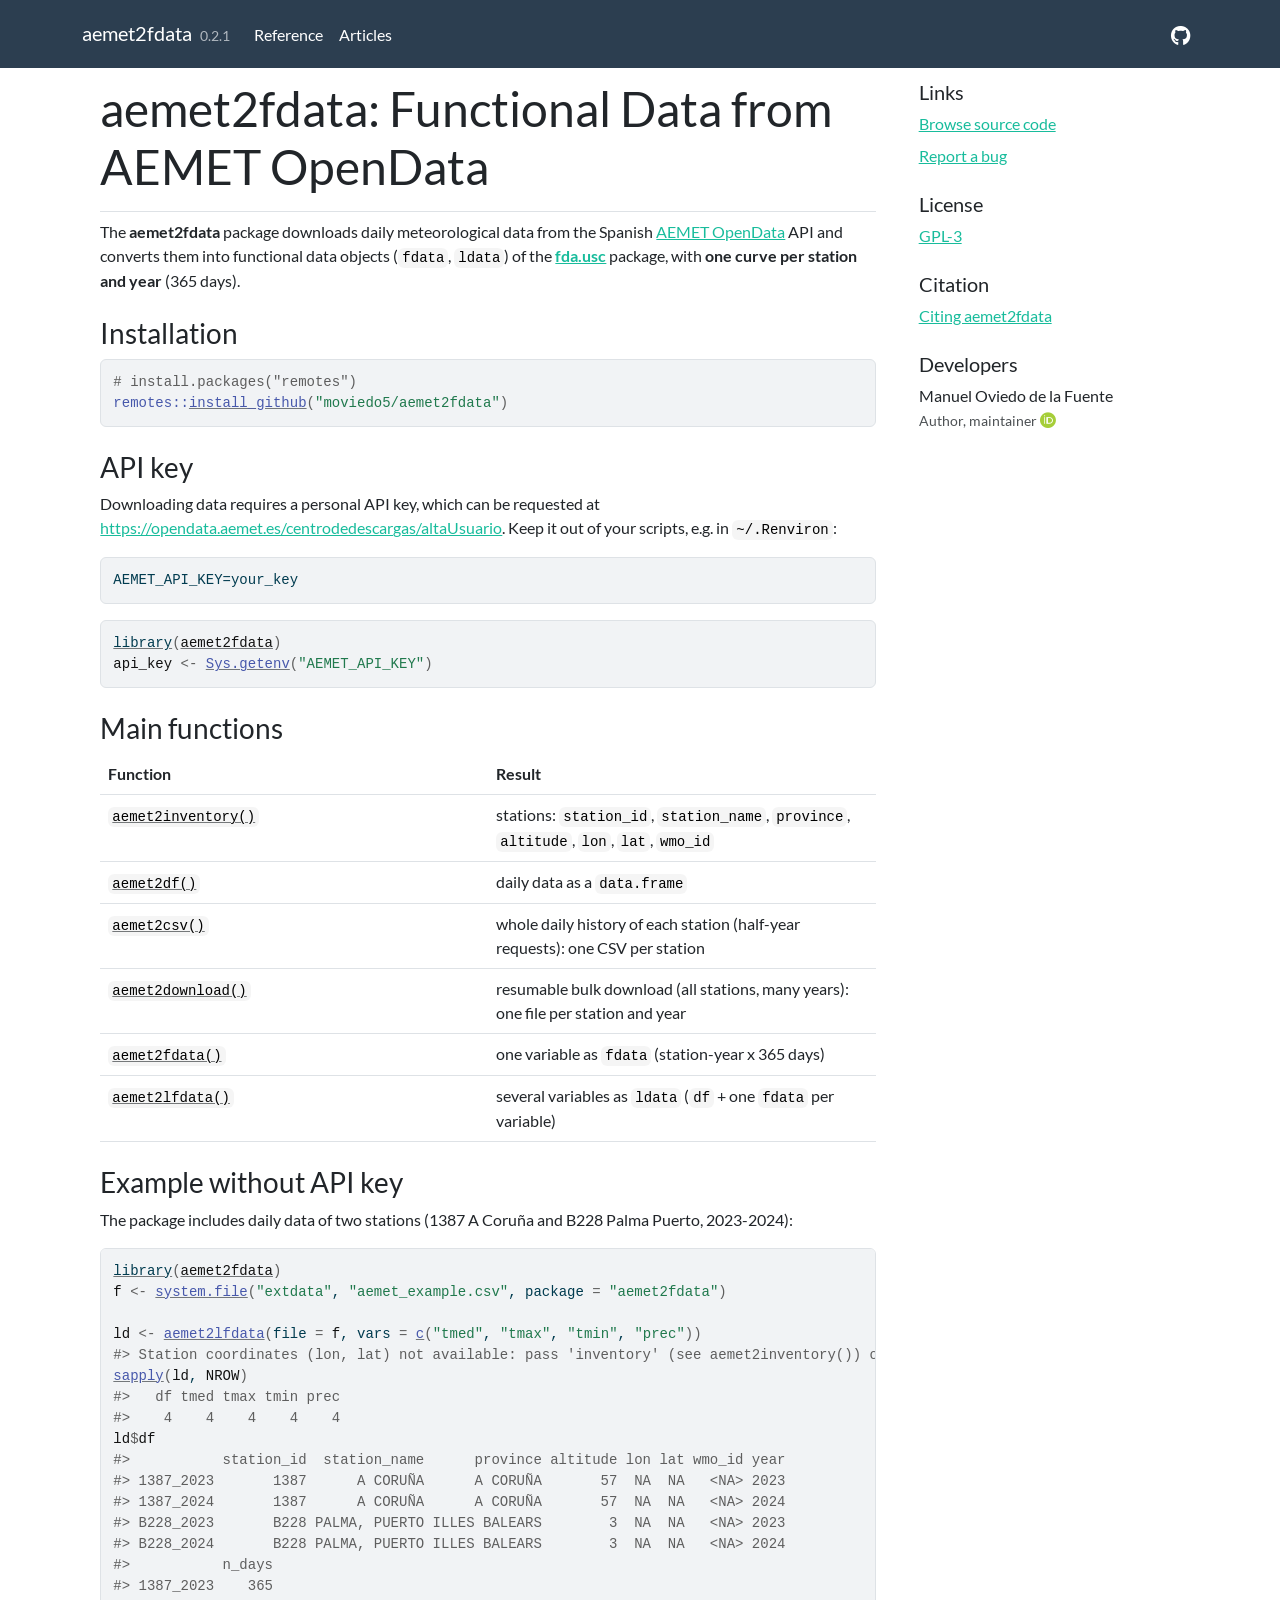
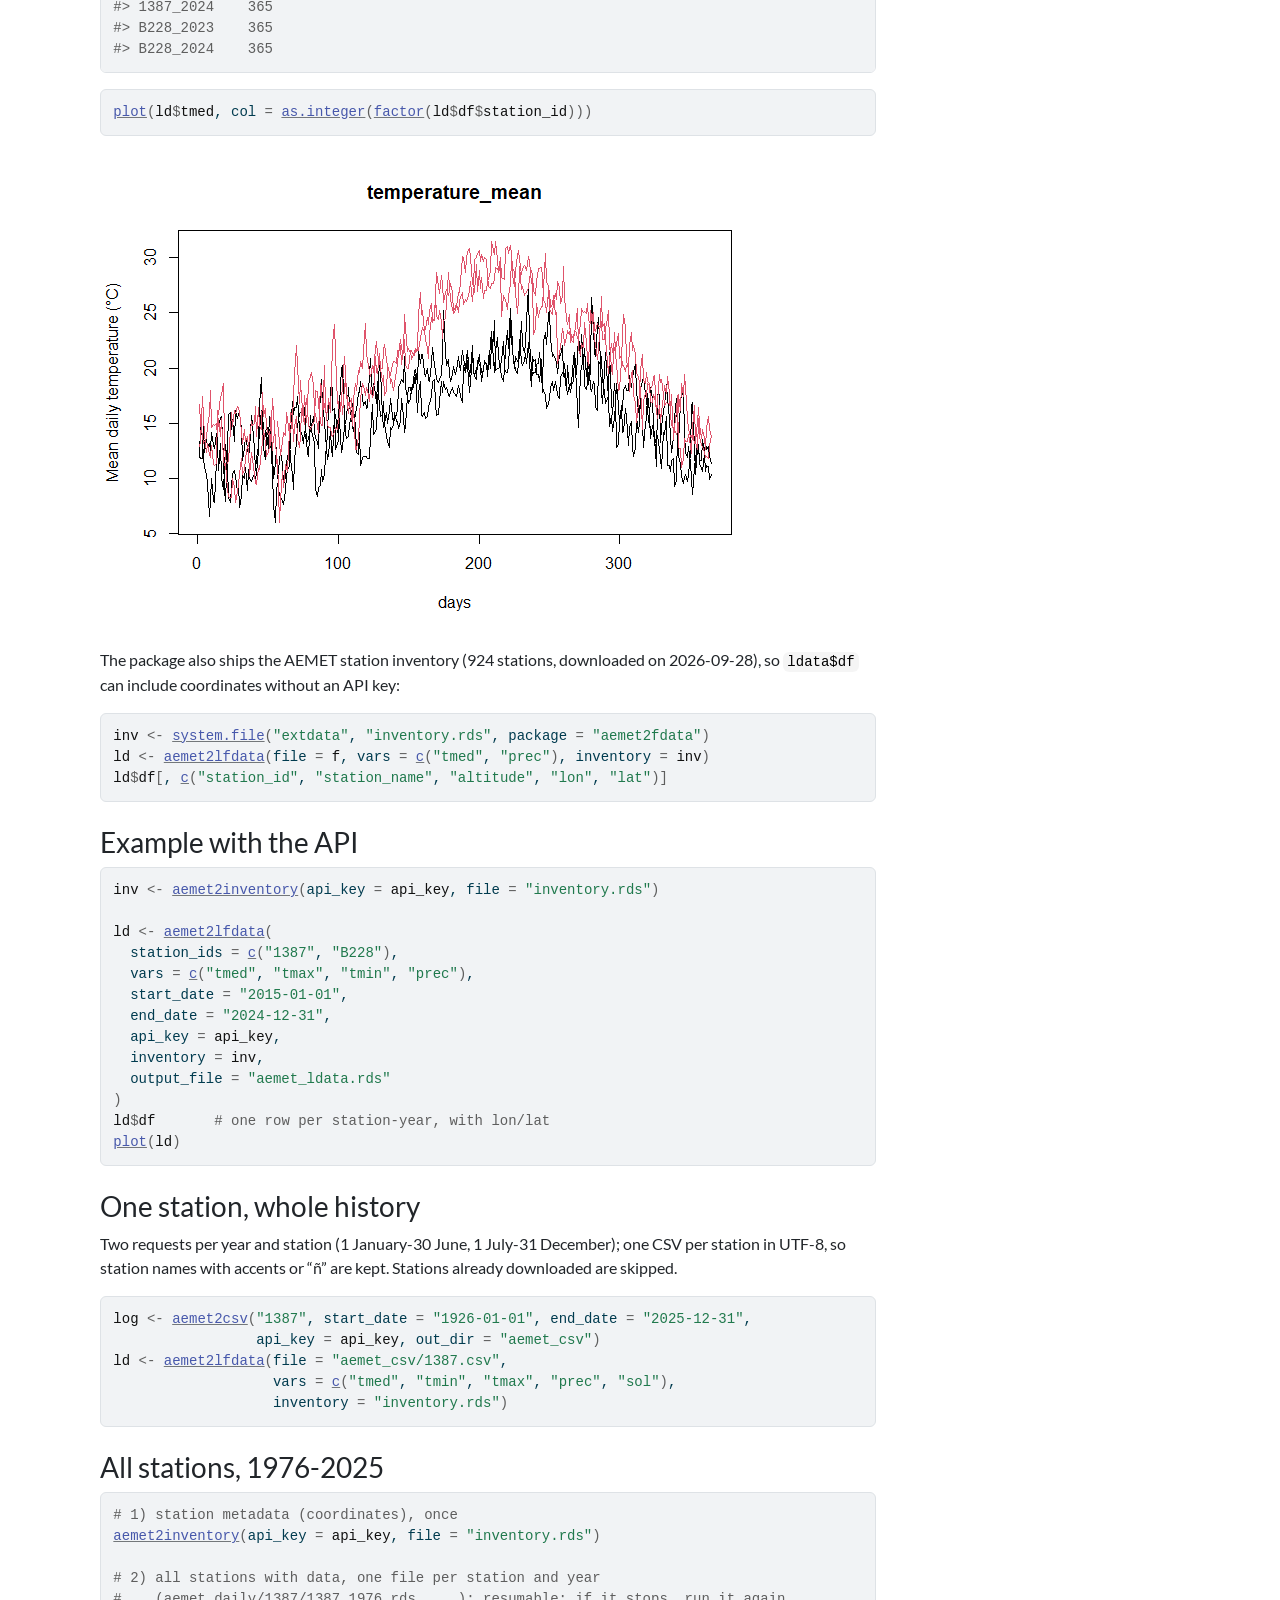
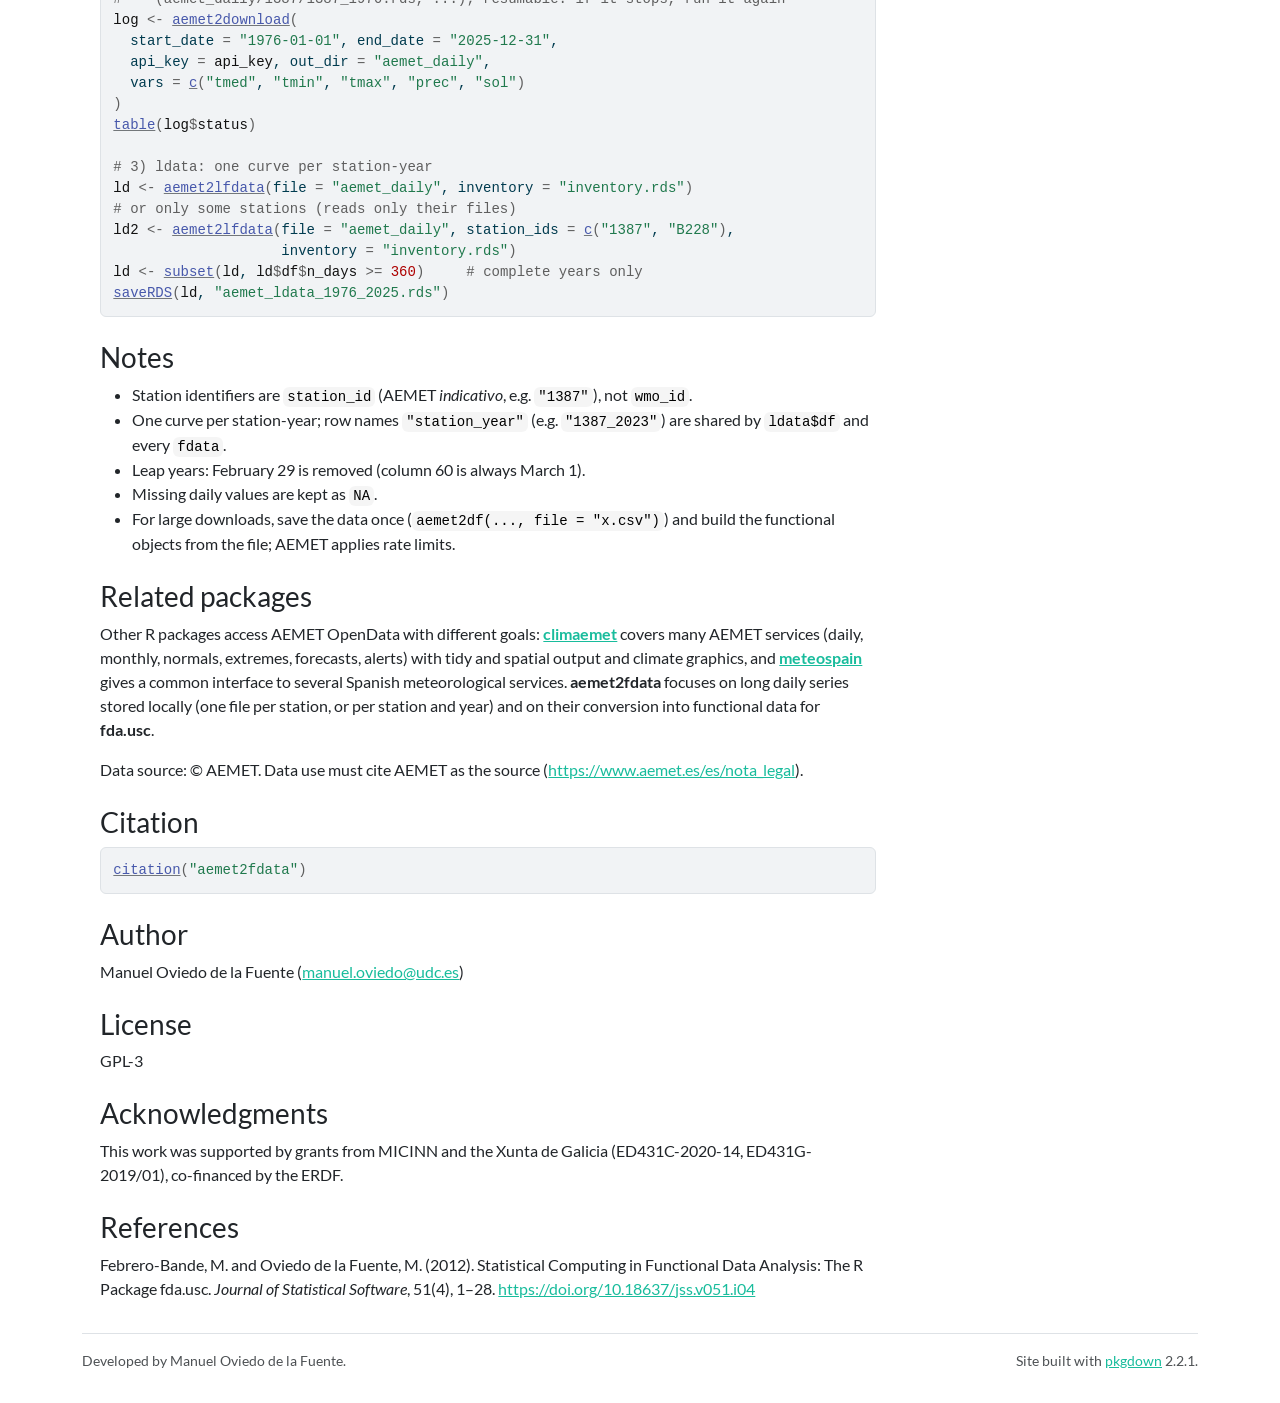
<file: docs/index.html>
<!DOCTYPE html>
<!-- Generated by pkgdown: do not edit by hand --><html lang="en">
<head>
<meta http-equiv="Content-Type" content="text/html; charset=UTF-8">
<meta charset="utf-8">
<meta http-equiv="X-UA-Compatible" content="IE=edge">
<meta name="viewport" content="width=device-width, initial-scale=1, shrink-to-fit=no">
<title>aemet2fdata • aemet2fdata</title>
<script src="deps/jquery-3.6.0/jquery-3.6.0.min.js"></script><meta name="viewport" content="width=device-width, initial-scale=1, shrink-to-fit=no">
<link href="deps/bootstrap-5.3.8/bootstrap.min.css" rel="stylesheet">
<script src="deps/bootstrap-5.3.8/bootstrap.bundle.min.js"></script><link href="deps/font-awesome-6.5.2/css/all.min.css" rel="stylesheet">
<link href="deps/font-awesome-6.5.2/css/v4-shims.min.css" rel="stylesheet">
<script src="deps/headroom-0.11.0/headroom.min.js"></script><script src="deps/headroom-0.11.0/jQuery.headroom.min.js"></script><script src="deps/bootstrap-toc-1.0.1/bootstrap-toc.min.js"></script><script src="deps/clipboard.js-2.0.11/clipboard.min.js"></script><script src="deps/search-1.0.0/autocomplete.jquery.min.js"></script><script src="deps/search-1.0.0/fuse.min.js"></script><script src="deps/search-1.0.0/mark.min.js"></script><!-- pkgdown --><script src="pkgdown.js"></script><meta property="og:title" content="aemet2fdata">
<meta name="description" content="Download meteorological data from AEMET OpenData and convert them into functional data objects in R.
">
<meta property="og:description" content="Download meteorological data from AEMET OpenData and convert them into functional data objects in R.
">
</head>
<body>
    <a href="#main" class="visually-hidden-focusable">Skip to contents</a>


    <nav class="navbar navbar-expand-lg fixed-top bg-primary" data-bs-theme="dark" aria-label="Site navigation"><div class="container">

    <a class="navbar-brand me-2" href="index.html">aemet2fdata</a>

    <small class="nav-text text-muted me-auto" data-bs-toggle="tooltip" data-bs-placement="bottom" title="Released version">0.2.1</small>


    <button class="navbar-toggler" type="button" data-bs-toggle="collapse" data-bs-target="#navbar" aria-controls="navbar" aria-expanded="false" aria-label="Toggle navigation">
      <span class="navbar-toggler-icon"></span>
    </button>

    <div id="navbar" class="collapse navbar-collapse ms-3">
      <ul class="navbar-nav me-auto">
<li class="nav-item"><a class="nav-link" href="reference/index.html">Reference</a></li>
<li class="nav-item"><a class="nav-link" href="articles/index.html">Articles</a></li>
      </ul>
<ul class="navbar-nav">
<li class="nav-item"><a class="external-link nav-link" href="https://github.com/moviedo5/aemet2fdata/" aria-label="GitHub"><span class="fa fab fa-github fa-lg"></span></a></li>
      </ul>
</div>


  </div>
</nav><div class="container template-home">
<div class="row">
  <main id="main" class="col-md-9"><div class="section level1">
<div class="page-header"><h1 id="aemet2fdata-functional-data-from-aemet-opendata">aemet2fdata: Functional Data from AEMET OpenData<a class="anchor" aria-label="anchor" href="#aemet2fdata-functional-data-from-aemet-opendata"></a>
</h1></div>
<p>The <strong>aemet2fdata</strong> package downloads daily meteorological data from the Spanish <a href="https://opendata.aemet.es/" class="external-link">AEMET OpenData</a> API and converts them into functional data objects (<code>fdata</code>, <code>ldata</code>) of the <a href="https://CRAN.R-project.org/package=fda.usc" class="external-link"><strong>fda.usc</strong></a> package, with <strong>one curve per station and year</strong> (365 days).</p>
<div class="section level2">
<h2 id="installation">Installation<a class="anchor" aria-label="anchor" href="#installation"></a>
</h2>
<div class="sourceCode" id="cb1"><pre class="downlit sourceCode r">
<code class="sourceCode R"><span><span class="co"># install.packages("remotes")</span></span>
<span><span class="fu">remotes</span><span class="fu">::</span><span class="fu"><a href="https://remotes.r-lib.org/reference/install_github.html" class="external-link">install_github</a></span><span class="op">(</span><span class="st">"moviedo5/aemet2fdata"</span><span class="op">)</span></span></code></pre></div>
</div>
<div class="section level2">
<h2 id="api-key">API key<a class="anchor" aria-label="anchor" href="#api-key"></a>
</h2>
<p>Downloading data requires a personal API key, which can be requested at <a href="https://opendata.aemet.es/centrodedescargas/altaUsuario" class="external-link uri">https://opendata.aemet.es/centrodedescargas/altaUsuario</a>. Keep it out of your scripts, e.g. in <code>~/.Renviron</code>:</p>
<div class="sourceCode" id="cb2"><pre class="sourceCode R"><code class="sourceCode r"><span id="cb2-1"><a href="#cb2-1" tabindex="-1"></a>AEMET_API_KEY<span class="ot">=</span>your_key</span></code></pre></div>
<div class="sourceCode" id="cb3"><pre class="downlit sourceCode r">
<code class="sourceCode R"><span><span class="kw"><a href="https://rdrr.io/r/base/library.html" class="external-link">library</a></span><span class="op">(</span><span class="va"><a href="https://moviedo5.github.io/aemet2fdata/">aemet2fdata</a></span><span class="op">)</span></span>
<span><span class="va">api_key</span> <span class="op">&lt;-</span> <span class="fu"><a href="https://rdrr.io/r/base/Sys.getenv.html" class="external-link">Sys.getenv</a></span><span class="op">(</span><span class="st">"AEMET_API_KEY"</span><span class="op">)</span></span></code></pre></div>
</div>
<div class="section level2">
<h2 id="main-functions">Main functions<a class="anchor" aria-label="anchor" href="#main-functions"></a>
</h2>
<table class="table">
<colgroup>
<col width="50%">
<col width="50%">
</colgroup>
<thead><tr>
<th>Function</th>
<th>Result</th>
</tr></thead>
<tbody>
<tr>
<td><code><a href="reference/aemet2inventory.html">aemet2inventory()</a></code></td>
<td>stations: <code>station_id</code>, <code>station_name</code>, <code>province</code>, <code>altitude</code>, <code>lon</code>, <code>lat</code>, <code>wmo_id</code>
</td>
</tr>
<tr>
<td><code><a href="reference/aemet2df.html">aemet2df()</a></code></td>
<td>daily data as a <code>data.frame</code>
</td>
</tr>
<tr>
<td><code><a href="reference/aemet2csv.html">aemet2csv()</a></code></td>
<td>whole daily history of each station (half-year requests): one CSV per station</td>
</tr>
<tr>
<td><code><a href="reference/aemet2download.html">aemet2download()</a></code></td>
<td>resumable bulk download (all stations, many years): one file per station and year</td>
</tr>
<tr>
<td><code><a href="reference/aemet2fdata.html">aemet2fdata()</a></code></td>
<td>one variable as <code>fdata</code> (station-year x 365 days)</td>
</tr>
<tr>
<td><code><a href="reference/aemet2lfdata.html">aemet2lfdata()</a></code></td>
<td>several variables as <code>ldata</code> (<code>df</code> + one <code>fdata</code> per variable)</td>
</tr>
</tbody>
</table>
</div>
<div class="section level2">
<h2 id="example-without-api-key">Example without API key<a class="anchor" aria-label="anchor" href="#example-without-api-key"></a>
</h2>
<p>The package includes daily data of two stations (1387 A Coruña and B228 Palma Puerto, 2023-2024):</p>
<div class="sourceCode" id="cb4"><pre class="downlit sourceCode r">
<code class="sourceCode R"><span><span class="kw"><a href="https://rdrr.io/r/base/library.html" class="external-link">library</a></span><span class="op">(</span><span class="va"><a href="https://moviedo5.github.io/aemet2fdata/">aemet2fdata</a></span><span class="op">)</span></span>
<span><span class="va">f</span> <span class="op">&lt;-</span> <span class="fu"><a href="https://rdrr.io/r/base/system.file.html" class="external-link">system.file</a></span><span class="op">(</span><span class="st">"extdata"</span>, <span class="st">"aemet_example.csv"</span>, package <span class="op">=</span> <span class="st">"aemet2fdata"</span><span class="op">)</span></span>
<span></span>
<span><span class="va">ld</span> <span class="op">&lt;-</span> <span class="fu"><a href="reference/aemet2lfdata.html">aemet2lfdata</a></span><span class="op">(</span>file <span class="op">=</span> <span class="va">f</span>, vars <span class="op">=</span> <span class="fu"><a href="https://rdrr.io/r/base/c.html" class="external-link">c</a></span><span class="op">(</span><span class="st">"tmed"</span>, <span class="st">"tmax"</span>, <span class="st">"tmin"</span>, <span class="st">"prec"</span><span class="op">)</span><span class="op">)</span></span>
<span><span class="co">#&gt; Station coordinates (lon, lat) not available: pass 'inventory' (see aemet2inventory()) or 'api_key'.</span></span>
<span><span class="fu"><a href="https://rdrr.io/r/base/lapply.html" class="external-link">sapply</a></span><span class="op">(</span><span class="va">ld</span>, <span class="va">NROW</span><span class="op">)</span></span>
<span><span class="co">#&gt;   df tmed tmax tmin prec </span></span>
<span><span class="co">#&gt;    4    4    4    4    4</span></span>
<span><span class="va">ld</span><span class="op">$</span><span class="va">df</span></span>
<span><span class="co">#&gt;           station_id  station_name      province altitude lon lat wmo_id year</span></span>
<span><span class="co">#&gt; 1387_2023       1387      A CORUÑA      A CORUÑA       57  NA  NA   &lt;NA&gt; 2023</span></span>
<span><span class="co">#&gt; 1387_2024       1387      A CORUÑA      A CORUÑA       57  NA  NA   &lt;NA&gt; 2024</span></span>
<span><span class="co">#&gt; B228_2023       B228 PALMA, PUERTO ILLES BALEARS        3  NA  NA   &lt;NA&gt; 2023</span></span>
<span><span class="co">#&gt; B228_2024       B228 PALMA, PUERTO ILLES BALEARS        3  NA  NA   &lt;NA&gt; 2024</span></span>
<span><span class="co">#&gt;           n_days</span></span>
<span><span class="co">#&gt; 1387_2023    365</span></span>
<span><span class="co">#&gt; 1387_2024    365</span></span>
<span><span class="co">#&gt; B228_2023    365</span></span>
<span><span class="co">#&gt; B228_2024    365</span></span></code></pre></div>
<div class="sourceCode" id="cb5"><pre class="downlit sourceCode r">
<code class="sourceCode R"><span><span class="fu"><a href="https://rdrr.io/r/graphics/plot.default.html" class="external-link">plot</a></span><span class="op">(</span><span class="va">ld</span><span class="op">$</span><span class="va">tmed</span>, col <span class="op">=</span> <span class="fu"><a href="https://rdrr.io/r/base/integer.html" class="external-link">as.integer</a></span><span class="op">(</span><span class="fu"><a href="https://rdrr.io/r/base/factor.html" class="external-link">factor</a></span><span class="op">(</span><span class="va">ld</span><span class="op">$</span><span class="va">df</span><span class="op">$</span><span class="va">station_id</span><span class="op">)</span><span class="op">)</span><span class="op">)</span></span></code></pre></div>
<p><img src="reference/figures/README-plot-1.png" alt="Daily mean temperature curves for A Coruña and Palma, 2023-2024."></p>
<p>The package also ships the AEMET station inventory (924 stations, downloaded on 2026-09-28), so <code>ldata$df</code> can include coordinates without an API key:</p>
<div class="sourceCode" id="cb6"><pre class="downlit sourceCode r">
<code class="sourceCode R"><span><span class="va">inv</span> <span class="op">&lt;-</span> <span class="fu"><a href="https://rdrr.io/r/base/system.file.html" class="external-link">system.file</a></span><span class="op">(</span><span class="st">"extdata"</span>, <span class="st">"inventory.rds"</span>, package <span class="op">=</span> <span class="st">"aemet2fdata"</span><span class="op">)</span></span>
<span><span class="va">ld</span> <span class="op">&lt;-</span> <span class="fu"><a href="reference/aemet2lfdata.html">aemet2lfdata</a></span><span class="op">(</span>file <span class="op">=</span> <span class="va">f</span>, vars <span class="op">=</span> <span class="fu"><a href="https://rdrr.io/r/base/c.html" class="external-link">c</a></span><span class="op">(</span><span class="st">"tmed"</span>, <span class="st">"prec"</span><span class="op">)</span>, inventory <span class="op">=</span> <span class="va">inv</span><span class="op">)</span></span>
<span><span class="va">ld</span><span class="op">$</span><span class="va">df</span><span class="op">[</span>, <span class="fu"><a href="https://rdrr.io/r/base/c.html" class="external-link">c</a></span><span class="op">(</span><span class="st">"station_id"</span>, <span class="st">"station_name"</span>, <span class="st">"altitude"</span>, <span class="st">"lon"</span>, <span class="st">"lat"</span><span class="op">)</span><span class="op">]</span></span></code></pre></div>
</div>
<div class="section level2">
<h2 id="example-with-the-api">Example with the API<a class="anchor" aria-label="anchor" href="#example-with-the-api"></a>
</h2>
<div class="sourceCode" id="cb7"><pre class="downlit sourceCode r">
<code class="sourceCode R"><span><span class="va">inv</span> <span class="op">&lt;-</span> <span class="fu"><a href="reference/aemet2inventory.html">aemet2inventory</a></span><span class="op">(</span>api_key <span class="op">=</span> <span class="va">api_key</span>, file <span class="op">=</span> <span class="st">"inventory.rds"</span><span class="op">)</span></span>
<span></span>
<span><span class="va">ld</span> <span class="op">&lt;-</span> <span class="fu"><a href="reference/aemet2lfdata.html">aemet2lfdata</a></span><span class="op">(</span></span>
<span>  station_ids <span class="op">=</span> <span class="fu"><a href="https://rdrr.io/r/base/c.html" class="external-link">c</a></span><span class="op">(</span><span class="st">"1387"</span>, <span class="st">"B228"</span><span class="op">)</span>,</span>
<span>  vars <span class="op">=</span> <span class="fu"><a href="https://rdrr.io/r/base/c.html" class="external-link">c</a></span><span class="op">(</span><span class="st">"tmed"</span>, <span class="st">"tmax"</span>, <span class="st">"tmin"</span>, <span class="st">"prec"</span><span class="op">)</span>,</span>
<span>  start_date <span class="op">=</span> <span class="st">"2015-01-01"</span>,</span>
<span>  end_date <span class="op">=</span> <span class="st">"2024-12-31"</span>,</span>
<span>  api_key <span class="op">=</span> <span class="va">api_key</span>,</span>
<span>  inventory <span class="op">=</span> <span class="va">inv</span>,</span>
<span>  output_file <span class="op">=</span> <span class="st">"aemet_ldata.rds"</span></span>
<span><span class="op">)</span></span>
<span><span class="va">ld</span><span class="op">$</span><span class="va">df</span>       <span class="co"># one row per station-year, with lon/lat</span></span>
<span><span class="fu"><a href="https://rdrr.io/r/graphics/plot.default.html" class="external-link">plot</a></span><span class="op">(</span><span class="va">ld</span><span class="op">)</span></span></code></pre></div>
</div>
<div class="section level2">
<h2 id="one-station-whole-history">One station, whole history<a class="anchor" aria-label="anchor" href="#one-station-whole-history"></a>
</h2>
<p>Two requests per year and station (1 January-30 June, 1 July-31 December); one CSV per station in UTF-8, so station names with accents or “ñ” are kept. Stations already downloaded are skipped.</p>
<div class="sourceCode" id="cb8"><pre class="downlit sourceCode r">
<code class="sourceCode R"><span><span class="va">log</span> <span class="op">&lt;-</span> <span class="fu"><a href="reference/aemet2csv.html">aemet2csv</a></span><span class="op">(</span><span class="st">"1387"</span>, start_date <span class="op">=</span> <span class="st">"1926-01-01"</span>, end_date <span class="op">=</span> <span class="st">"2025-12-31"</span>,</span>
<span>                 api_key <span class="op">=</span> <span class="va">api_key</span>, out_dir <span class="op">=</span> <span class="st">"aemet_csv"</span><span class="op">)</span></span>
<span><span class="va">ld</span> <span class="op">&lt;-</span> <span class="fu"><a href="reference/aemet2lfdata.html">aemet2lfdata</a></span><span class="op">(</span>file <span class="op">=</span> <span class="st">"aemet_csv/1387.csv"</span>,</span>
<span>                   vars <span class="op">=</span> <span class="fu"><a href="https://rdrr.io/r/base/c.html" class="external-link">c</a></span><span class="op">(</span><span class="st">"tmed"</span>, <span class="st">"tmin"</span>, <span class="st">"tmax"</span>, <span class="st">"prec"</span>, <span class="st">"sol"</span><span class="op">)</span>,</span>
<span>                   inventory <span class="op">=</span> <span class="st">"inventory.rds"</span><span class="op">)</span></span></code></pre></div>
</div>
<div class="section level2">
<h2 id="all-stations-1976-2025">All stations, 1976-2025<a class="anchor" aria-label="anchor" href="#all-stations-1976-2025"></a>
</h2>
<div class="sourceCode" id="cb9"><pre class="downlit sourceCode r">
<code class="sourceCode R"><span><span class="co"># 1) station metadata (coordinates), once</span></span>
<span><span class="fu"><a href="reference/aemet2inventory.html">aemet2inventory</a></span><span class="op">(</span>api_key <span class="op">=</span> <span class="va">api_key</span>, file <span class="op">=</span> <span class="st">"inventory.rds"</span><span class="op">)</span></span>
<span></span>
<span><span class="co"># 2) all stations with data, one file per station and year</span></span>
<span><span class="co">#    (aemet_daily/1387/1387_1976.rds, ...); resumable: if it stops, run it again</span></span>
<span><span class="va">log</span> <span class="op">&lt;-</span> <span class="fu"><a href="reference/aemet2download.html">aemet2download</a></span><span class="op">(</span></span>
<span>  start_date <span class="op">=</span> <span class="st">"1976-01-01"</span>, end_date <span class="op">=</span> <span class="st">"2025-12-31"</span>,</span>
<span>  api_key <span class="op">=</span> <span class="va">api_key</span>, out_dir <span class="op">=</span> <span class="st">"aemet_daily"</span>,</span>
<span>  vars <span class="op">=</span> <span class="fu"><a href="https://rdrr.io/r/base/c.html" class="external-link">c</a></span><span class="op">(</span><span class="st">"tmed"</span>, <span class="st">"tmin"</span>, <span class="st">"tmax"</span>, <span class="st">"prec"</span>, <span class="st">"sol"</span><span class="op">)</span></span>
<span><span class="op">)</span></span>
<span><span class="fu"><a href="https://rdrr.io/r/base/table.html" class="external-link">table</a></span><span class="op">(</span><span class="va">log</span><span class="op">$</span><span class="va">status</span><span class="op">)</span></span>
<span></span>
<span><span class="co"># 3) ldata: one curve per station-year</span></span>
<span><span class="va">ld</span> <span class="op">&lt;-</span> <span class="fu"><a href="reference/aemet2lfdata.html">aemet2lfdata</a></span><span class="op">(</span>file <span class="op">=</span> <span class="st">"aemet_daily"</span>, inventory <span class="op">=</span> <span class="st">"inventory.rds"</span><span class="op">)</span></span>
<span><span class="co"># or only some stations (reads only their files)</span></span>
<span><span class="va">ld2</span> <span class="op">&lt;-</span> <span class="fu"><a href="reference/aemet2lfdata.html">aemet2lfdata</a></span><span class="op">(</span>file <span class="op">=</span> <span class="st">"aemet_daily"</span>, station_ids <span class="op">=</span> <span class="fu"><a href="https://rdrr.io/r/base/c.html" class="external-link">c</a></span><span class="op">(</span><span class="st">"1387"</span>, <span class="st">"B228"</span><span class="op">)</span>,</span>
<span>                    inventory <span class="op">=</span> <span class="st">"inventory.rds"</span><span class="op">)</span></span>
<span><span class="va">ld</span> <span class="op">&lt;-</span> <span class="fu"><a href="https://rdrr.io/r/base/subset.html" class="external-link">subset</a></span><span class="op">(</span><span class="va">ld</span>, <span class="va">ld</span><span class="op">$</span><span class="va">df</span><span class="op">$</span><span class="va">n_days</span> <span class="op">&gt;=</span> <span class="fl">360</span><span class="op">)</span>     <span class="co"># complete years only</span></span>
<span><span class="fu"><a href="https://rdrr.io/r/base/readRDS.html" class="external-link">saveRDS</a></span><span class="op">(</span><span class="va">ld</span>, <span class="st">"aemet_ldata_1976_2025.rds"</span><span class="op">)</span></span></code></pre></div>
</div>
<div class="section level2">
<h2 id="notes">Notes<a class="anchor" aria-label="anchor" href="#notes"></a>
</h2>
<ul>
<li>Station identifiers are <code>station_id</code> (AEMET <em>indicativo</em>, e.g. <code>"1387"</code>), not <code>wmo_id</code>.</li>
<li>One curve per station-year; row names <code>"station_year"</code> (e.g. <code>"1387_2023"</code>) are shared by <code>ldata$df</code> and every <code>fdata</code>.</li>
<li>Leap years: February 29 is removed (column 60 is always March 1).</li>
<li>Missing daily values are kept as <code>NA</code>.</li>
<li>For large downloads, save the data once (<code>aemet2df(..., file = "x.csv")</code>) and build the functional objects from the file; AEMET applies rate limits.</li>
</ul>
</div>
<div class="section level2">
<h2 id="related-packages">Related packages<a class="anchor" aria-label="anchor" href="#related-packages"></a>
</h2>
<p>Other R packages access AEMET OpenData with different goals: <a href="https://CRAN.R-project.org/package=climaemet" class="external-link"><strong>climaemet</strong></a> covers many AEMET services (daily, monthly, normals, extremes, forecasts, alerts) with tidy and spatial output and climate graphics, and <a href="https://CRAN.R-project.org/package=meteospain" class="external-link"><strong>meteospain</strong></a> gives a common interface to several Spanish meteorological services. <strong>aemet2fdata</strong> focuses on long daily series stored locally (one file per station, or per station and year) and on their conversion into functional data for <strong>fda.usc</strong>.</p>
<p>Data source: © AEMET. Data use must cite AEMET as the source (<a href="https://www.aemet.es/es/nota_legal" class="external-link uri">https://www.aemet.es/es/nota_legal</a>).</p>
</div>
<div class="section level2">
<h2 id="citation">Citation<a class="anchor" aria-label="anchor" href="#citation"></a>
</h2>
<div class="sourceCode" id="cb10"><pre class="downlit sourceCode r">
<code class="sourceCode R"><span><span class="fu"><a href="https://rdrr.io/r/utils/citation.html" class="external-link">citation</a></span><span class="op">(</span><span class="st">"aemet2fdata"</span><span class="op">)</span></span></code></pre></div>
</div>
<div class="section level2">
<h2 id="author">Author<a class="anchor" aria-label="anchor" href="#author"></a>
</h2>
<p>Manuel Oviedo de la Fuente (<a href="mailto:manuel.oviedo@udc.es" class="email">manuel.oviedo@udc.es</a>)</p>
</div>
<div class="section level2">
<h2 id="license">License<a class="anchor" aria-label="anchor" href="#license"></a>
</h2>
<p>GPL-3</p>
</div>
<div class="section level2">
<h2 id="acknowledgments">Acknowledgments<a class="anchor" aria-label="anchor" href="#acknowledgments"></a>
</h2>
<p>This work was supported by grants from MICINN and the Xunta de Galicia (ED431C-2020-14, ED431G-2019/01), co-financed by the ERDF.</p>
</div>
<div class="section level2">
<h2 id="references">References<a class="anchor" aria-label="anchor" href="#references"></a>
</h2>
<p>Febrero-Bande, M. and Oviedo de la Fuente, M. (2012). Statistical Computing in Functional Data Analysis: The R Package fda.usc. <em>Journal of Statistical Software</em>, 51(4), 1–28. <a href="https://doi.org/10.18637/jss.v051.i04" class="external-link uri">https://doi.org/10.18637/jss.v051.i04</a></p>
</div>
</div>
  </main><aside class="col-md-3"><div class="links">
<h2 data-toc-skip>Links</h2>
<ul class="list-unstyled">
<li><a href="https://github.com/moviedo5/aemet2fdata/" class="external-link">Browse source code</a></li>
<li><a href="https://github.com/moviedo5/aemet2fdata/issues" class="external-link">Report a bug</a></li>
</ul>
</div>

<div class="license">
<h2 data-toc-skip>License</h2>
<ul class="list-unstyled">
<li><a href="https://www.r-project.org/Licenses/GPL-3" class="external-link">GPL-3</a></li>
</ul>
</div>


<div class="citation">
<h2 data-toc-skip>Citation</h2>
<ul class="list-unstyled">
<li><a href="authors.html#citation">Citing aemet2fdata</a></li>
</ul>
</div>

<div class="developers">
<h2 data-toc-skip>Developers</h2>
<ul class="list-unstyled">
<li>Manuel Oviedo de la Fuente <br><small class="roles"> Author, maintainer </small> <a href="https://orcid.org/0000-0001-7360-3249" target="orcid.widget" aria-label="ORCID" class="external-link"><span class="fab fa-orcid orcid" aria-hidden="true"></span></a>  </li>
</ul>
</div>



  </aside>
</div>


    <footer><div class="pkgdown-footer-left">
  <p>Developed by Manuel Oviedo de la Fuente.</p>
</div>

<div class="pkgdown-footer-right">
  <p>Site built with <a href="https://pkgdown.r-lib.org/" class="external-link">pkgdown</a> 2.2.1.</p>
</div>

    </footer>
</div>





  </body>
</html>
</file>
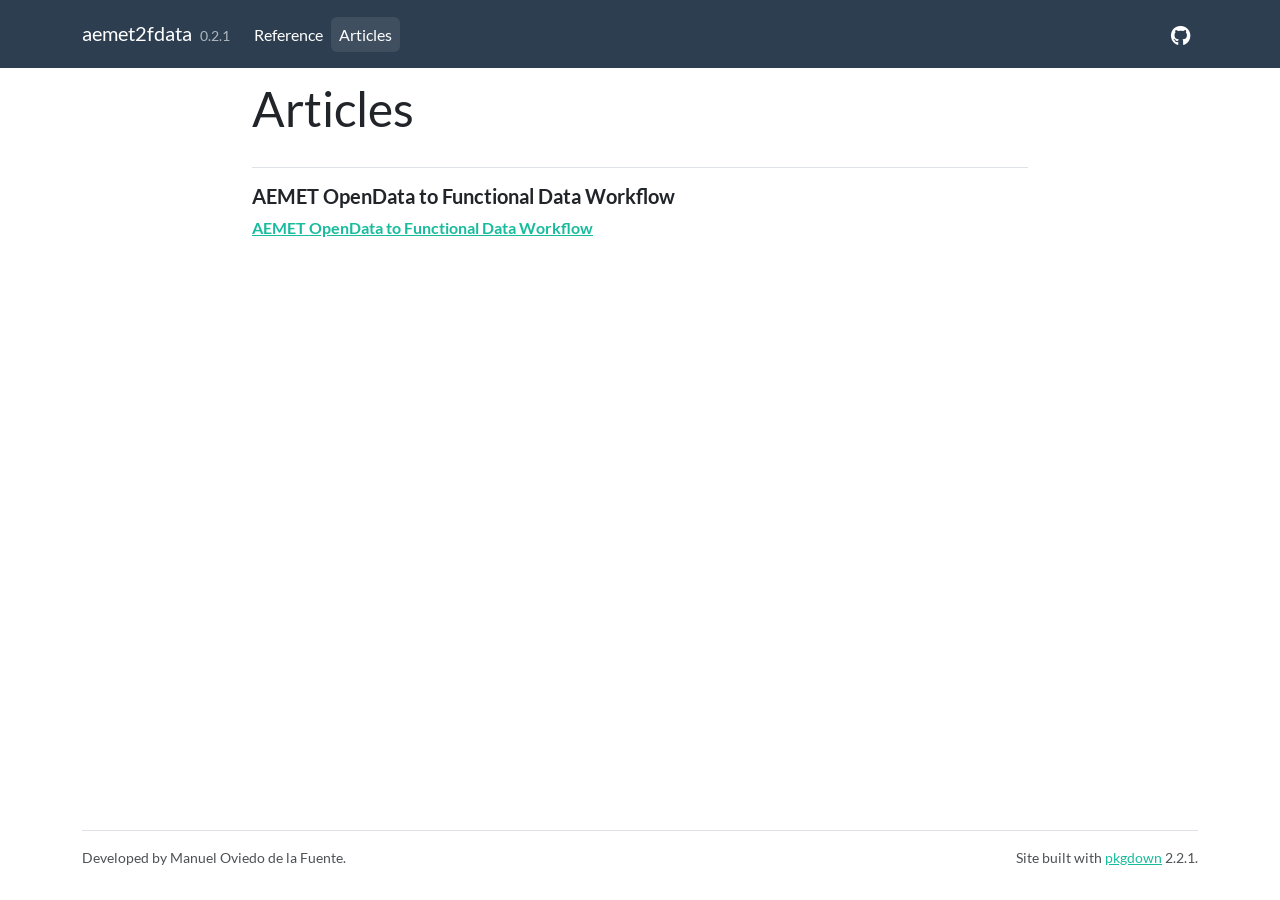
<file: docs/articles/index.html>
<!DOCTYPE html>
<!-- Generated by pkgdown: do not edit by hand --><html lang="en"><head><meta http-equiv="Content-Type" content="text/html; charset=UTF-8"><meta charset="utf-8"><meta http-equiv="X-UA-Compatible" content="IE=edge"><meta name="viewport" content="width=device-width, initial-scale=1, shrink-to-fit=no"><title>Articles • aemet2fdata</title><script src="../deps/jquery-3.6.0/jquery-3.6.0.min.js"></script><meta name="viewport" content="width=device-width, initial-scale=1, shrink-to-fit=no"><link href="../deps/bootstrap-5.3.8/bootstrap.min.css" rel="stylesheet"><script src="../deps/bootstrap-5.3.8/bootstrap.bundle.min.js"></script><link href="../deps/font-awesome-6.5.2/css/all.min.css" rel="stylesheet"><link href="../deps/font-awesome-6.5.2/css/v4-shims.min.css" rel="stylesheet"><script src="../deps/headroom-0.11.0/headroom.min.js"></script><script src="../deps/headroom-0.11.0/jQuery.headroom.min.js"></script><script src="../deps/bootstrap-toc-1.0.1/bootstrap-toc.min.js"></script><script src="../deps/clipboard.js-2.0.11/clipboard.min.js"></script><script src="../deps/search-1.0.0/autocomplete.jquery.min.js"></script><script src="../deps/search-1.0.0/fuse.min.js"></script><script src="../deps/search-1.0.0/mark.min.js"></script><!-- pkgdown --><script src="../pkgdown.js"></script><meta property="og:title" content="Articles"></head><body>
    <a href="#main" class="visually-hidden-focusable">Skip to contents</a>


    <nav class="navbar navbar-expand-lg fixed-top bg-primary" data-bs-theme="dark" aria-label="Site navigation"><div class="container">

    <a class="navbar-brand me-2" href="../index.html">aemet2fdata</a>

    <small class="nav-text text-muted me-auto" data-bs-toggle="tooltip" data-bs-placement="bottom" title="Released version">0.2.1</small>


    <button class="navbar-toggler" type="button" data-bs-toggle="collapse" data-bs-target="#navbar" aria-controls="navbar" aria-expanded="false" aria-label="Toggle navigation">
      <span class="navbar-toggler-icon"></span>
    </button>

    <div id="navbar" class="collapse navbar-collapse ms-3">
      <ul class="navbar-nav me-auto"><li class="nav-item"><a class="nav-link" href="../reference/index.html">Reference</a></li>
<li class="active nav-item"><a class="nav-link" href="../articles/index.html">Articles</a></li>
      </ul><ul class="navbar-nav"><li class="nav-item"><a class="external-link nav-link" href="https://github.com/moviedo5/aemet2fdata/" aria-label="GitHub"><span class="fa fab fa-github fa-lg"></span></a></li>
      </ul></div>


  </div>
</nav><div class="container template-article-index">
<div class="row">
  <main id="main" class="col-md-9"><div class="page-header">

      <h1>Articles</h1>
    </div>

    <div class="section ">
      <h3>AEMET OpenData to Functional Data Workflow</h3>
      <div class="section-desc"></div>

      <dl><dt><a href="aemet_workflow.html">AEMET OpenData to Functional Data Workflow</a></dt>
        <dd>
      </dd></dl></div>
  </main></div>


    <footer><div class="pkgdown-footer-left">
  <p>Developed by Manuel Oviedo de la Fuente.</p>
</div>

<div class="pkgdown-footer-right">
  <p>Site built with <a href="https://pkgdown.r-lib.org/" class="external-link">pkgdown</a> 2.2.1.</p>
</div>

    </footer></div>





  </body></html>
</file>
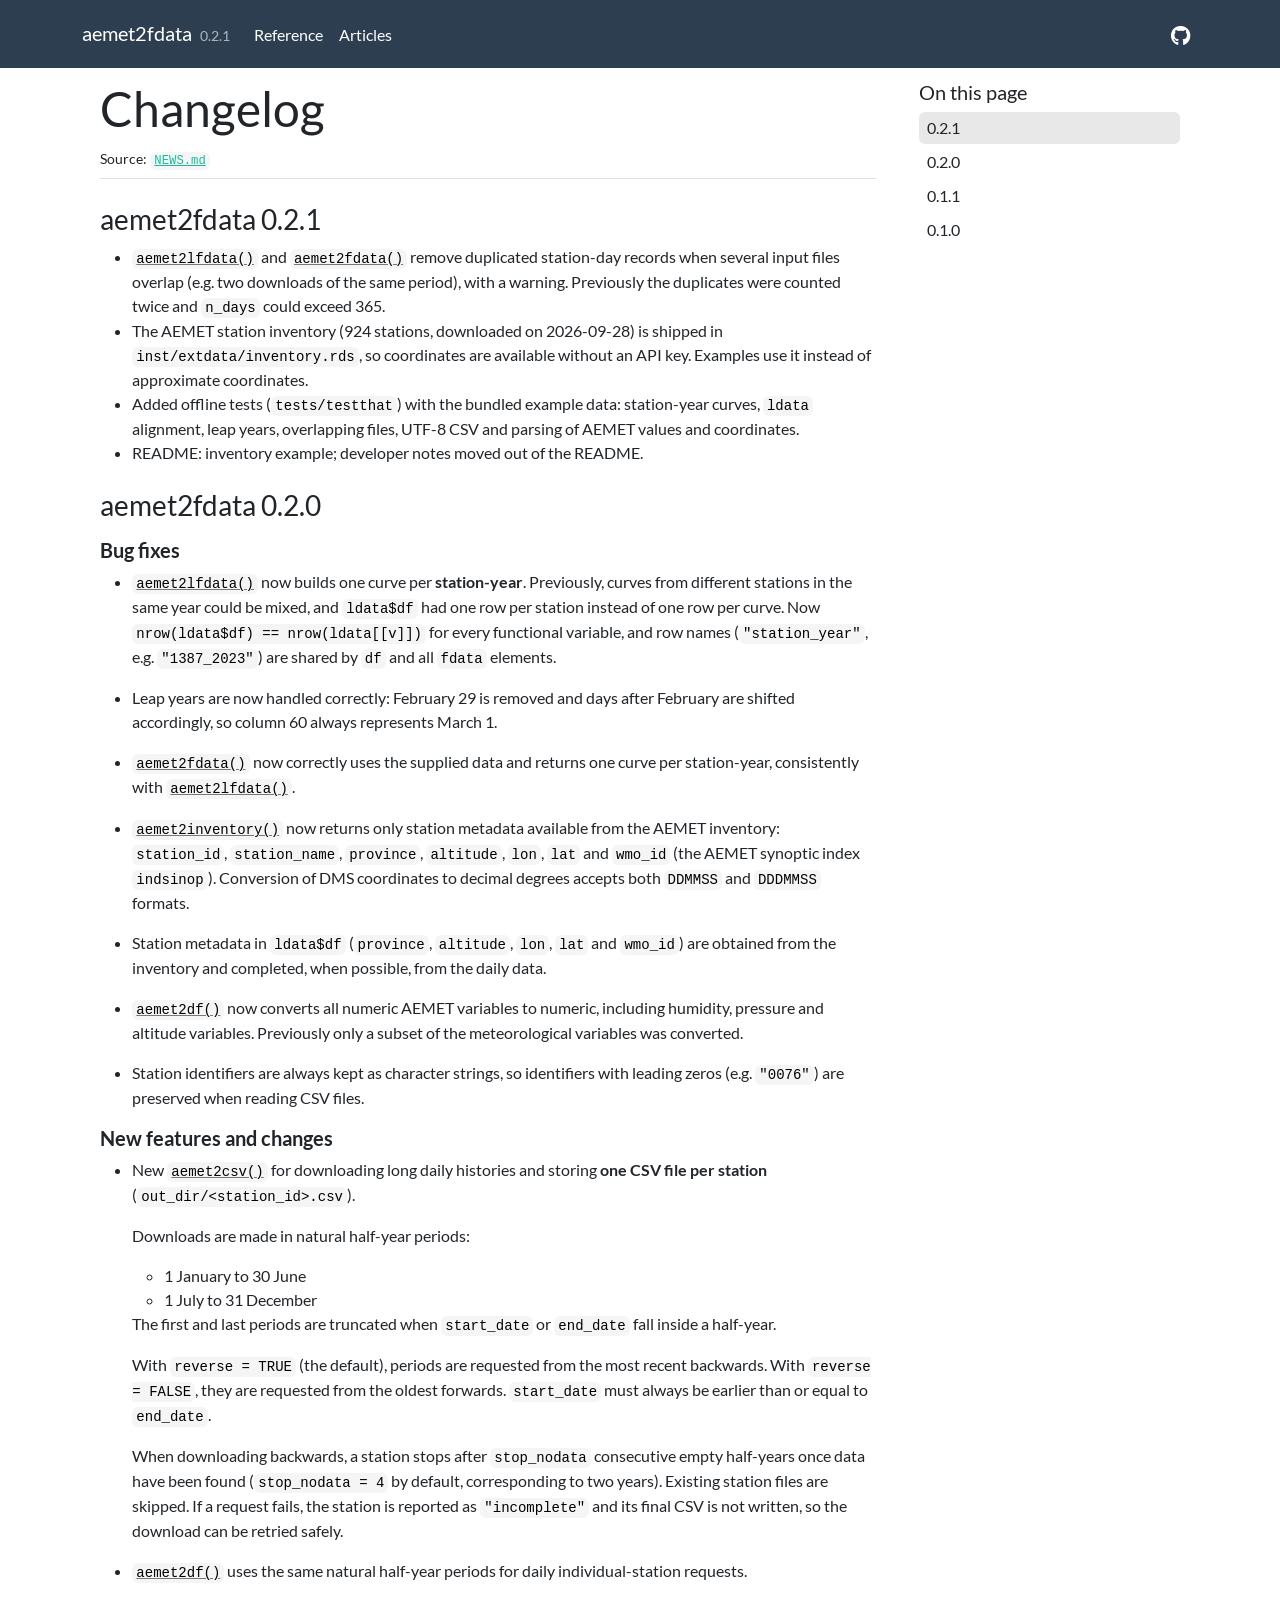
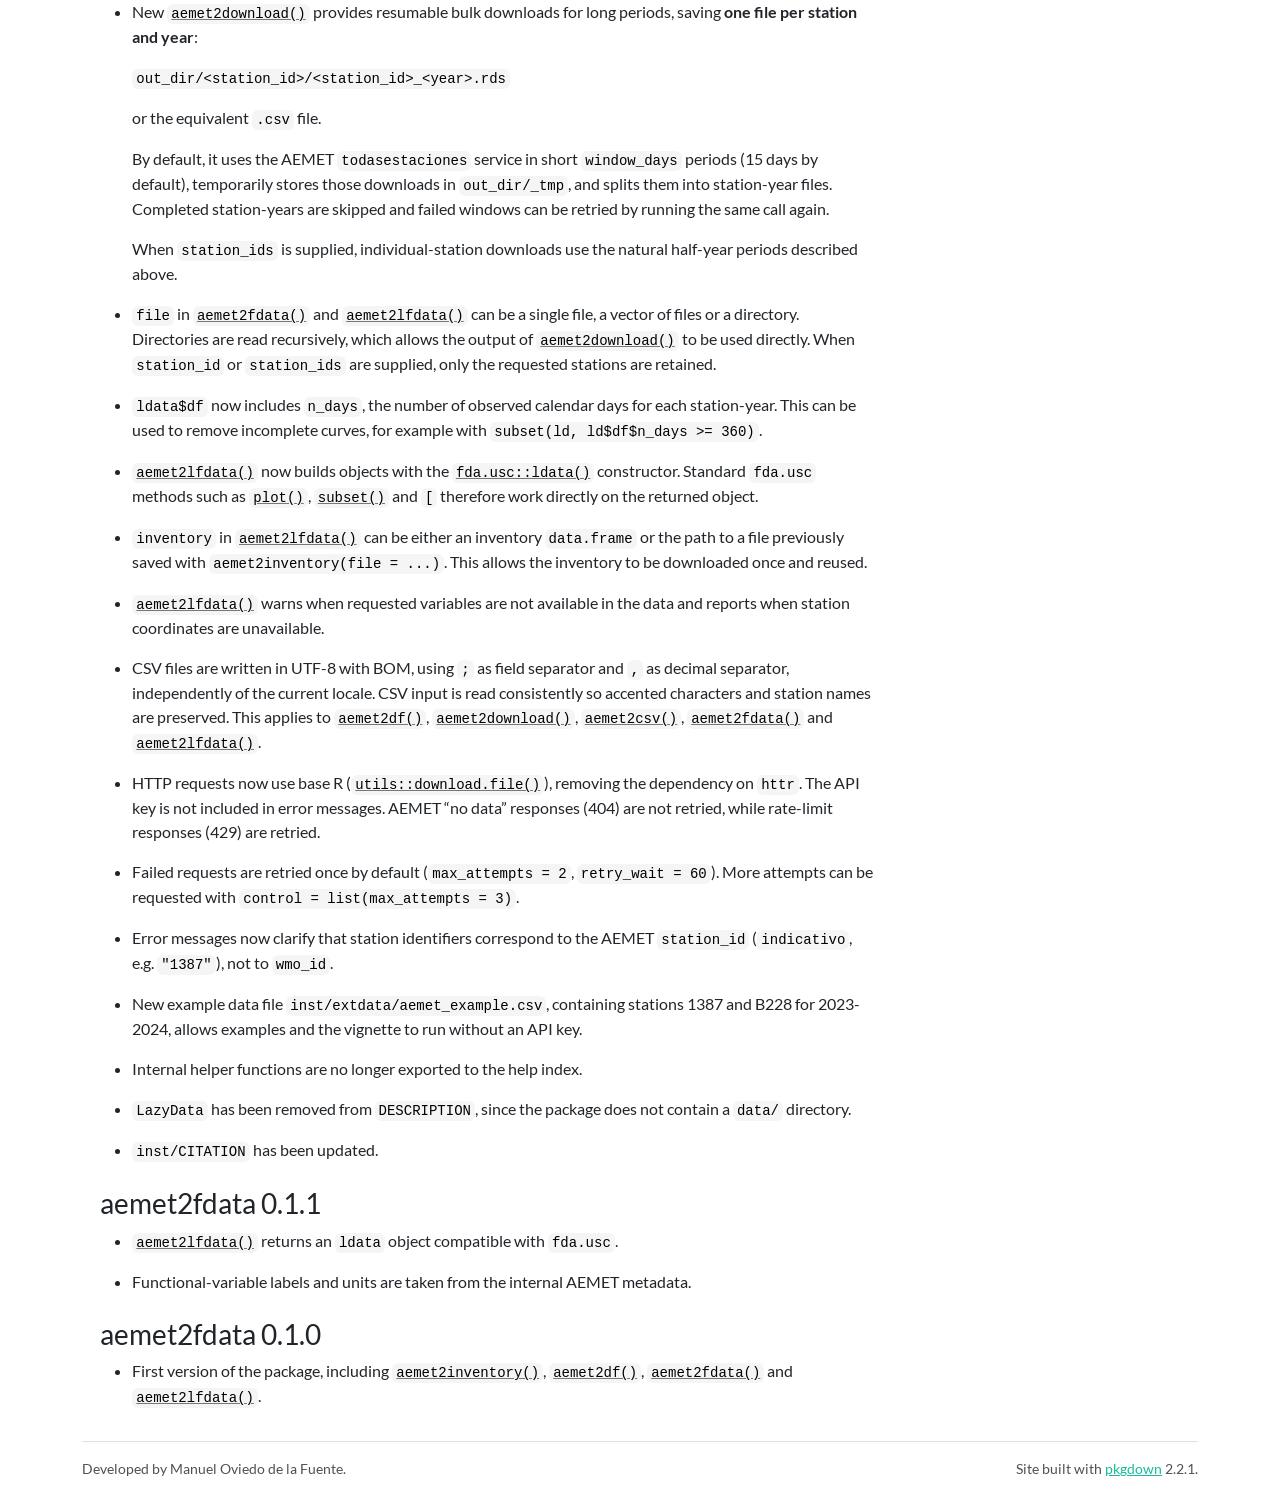
<file: docs/news/index.html>
<!DOCTYPE html>
<!-- Generated by pkgdown: do not edit by hand --><html lang="en"><head><meta http-equiv="Content-Type" content="text/html; charset=UTF-8"><meta charset="utf-8"><meta http-equiv="X-UA-Compatible" content="IE=edge"><meta name="viewport" content="width=device-width, initial-scale=1, shrink-to-fit=no"><title>Changelog • aemet2fdata</title><script src="../deps/jquery-3.6.0/jquery-3.6.0.min.js"></script><meta name="viewport" content="width=device-width, initial-scale=1, shrink-to-fit=no"><link href="../deps/bootstrap-5.3.8/bootstrap.min.css" rel="stylesheet"><script src="../deps/bootstrap-5.3.8/bootstrap.bundle.min.js"></script><link href="../deps/font-awesome-6.5.2/css/all.min.css" rel="stylesheet"><link href="../deps/font-awesome-6.5.2/css/v4-shims.min.css" rel="stylesheet"><script src="../deps/headroom-0.11.0/headroom.min.js"></script><script src="../deps/headroom-0.11.0/jQuery.headroom.min.js"></script><script src="../deps/bootstrap-toc-1.0.1/bootstrap-toc.min.js"></script><script src="../deps/clipboard.js-2.0.11/clipboard.min.js"></script><script src="../deps/search-1.0.0/autocomplete.jquery.min.js"></script><script src="../deps/search-1.0.0/fuse.min.js"></script><script src="../deps/search-1.0.0/mark.min.js"></script><!-- pkgdown --><script src="../pkgdown.js"></script><meta property="og:title" content="Changelog"></head><body>
    <a href="#main" class="visually-hidden-focusable">Skip to contents</a>


    <nav class="navbar navbar-expand-lg fixed-top bg-primary" data-bs-theme="dark" aria-label="Site navigation"><div class="container">

    <a class="navbar-brand me-2" href="../index.html">aemet2fdata</a>

    <small class="nav-text text-muted me-auto" data-bs-toggle="tooltip" data-bs-placement="bottom" title="Released version">0.2.1</small>


    <button class="navbar-toggler" type="button" data-bs-toggle="collapse" data-bs-target="#navbar" aria-controls="navbar" aria-expanded="false" aria-label="Toggle navigation">
      <span class="navbar-toggler-icon"></span>
    </button>

    <div id="navbar" class="collapse navbar-collapse ms-3">
      <ul class="navbar-nav me-auto"><li class="nav-item"><a class="nav-link" href="../reference/index.html">Reference</a></li>
<li class="nav-item"><a class="nav-link" href="../articles/index.html">Articles</a></li>
      </ul><ul class="navbar-nav"><li class="nav-item"><a class="external-link nav-link" href="https://github.com/moviedo5/aemet2fdata/" aria-label="GitHub"><span class="fa fab fa-github fa-lg"></span></a></li>
      </ul></div>


  </div>
</nav><div class="container template-news">
<div class="row">
  <main id="main" class="col-md-9"><div class="page-header">

      <h1>Changelog</h1>
      <small>Source: <a href="https://github.com/moviedo5/aemet2fdata/blob/HEAD/NEWS.md" class="external-link"><code>NEWS.md</code></a></small>
    </div>

    <div class="section level2">
<h2 class="pkg-version" data-toc-text="0.2.1" id="aemet2fdata-021">aemet2fdata 0.2.1<a class="anchor" aria-label="anchor" href="#aemet2fdata-021"></a></h2>
<ul><li>
<code><a href="../reference/aemet2lfdata.html">aemet2lfdata()</a></code> and <code><a href="../reference/aemet2fdata.html">aemet2fdata()</a></code> remove duplicated station-day records when several input files overlap (e.g. two downloads of the same period), with a warning. Previously the duplicates were counted twice and <code>n_days</code> could exceed 365.</li>
<li>The AEMET station inventory (924 stations, downloaded on 2026-09-28) is shipped in <code>inst/extdata/inventory.rds</code>, so coordinates are available without an API key. Examples use it instead of approximate coordinates.</li>
<li>Added offline tests (<code>tests/testthat</code>) with the bundled example data: station-year curves, <code>ldata</code> alignment, leap years, overlapping files, UTF-8 CSV and parsing of AEMET values and coordinates.</li>
<li>README: inventory example; developer notes moved out of the README.</li>
</ul></div>
    <div class="section level2">
<h2 class="pkg-version" data-toc-text="0.2.0" id="aemet2fdata-020">aemet2fdata 0.2.0<a class="anchor" aria-label="anchor" href="#aemet2fdata-020"></a></h2>
<div class="section level3">
<h3 id="bug-fixes-0-2-0">Bug fixes<a class="anchor" aria-label="anchor" href="#bug-fixes-0-2-0"></a></h3>
<ul><li><p><code><a href="../reference/aemet2lfdata.html">aemet2lfdata()</a></code> now builds one curve per <strong>station-year</strong>. Previously, curves from different stations in the same year could be mixed, and <code>ldata$df</code> had one row per station instead of one row per curve. Now <code>nrow(ldata$df) == nrow(ldata[[v]])</code> for every functional variable, and row names (<code>"station_year"</code>, e.g. <code>"1387_2023"</code>) are shared by <code>df</code> and all <code>fdata</code> elements.</p></li>
<li><p>Leap years are now handled correctly: February 29 is removed and days after February are shifted accordingly, so column 60 always represents March 1.</p></li>
<li><p><code><a href="../reference/aemet2fdata.html">aemet2fdata()</a></code> now correctly uses the supplied data and returns one curve per station-year, consistently with <code><a href="../reference/aemet2lfdata.html">aemet2lfdata()</a></code>.</p></li>
<li><p><code><a href="../reference/aemet2inventory.html">aemet2inventory()</a></code> now returns only station metadata available from the AEMET inventory: <code>station_id</code>, <code>station_name</code>, <code>province</code>, <code>altitude</code>, <code>lon</code>, <code>lat</code> and <code>wmo_id</code> (the AEMET synoptic index <code>indsinop</code>). Conversion of DMS coordinates to decimal degrees accepts both <code>DDMMSS</code> and <code>DDDMMSS</code> formats.</p></li>
<li><p>Station metadata in <code>ldata$df</code> (<code>province</code>, <code>altitude</code>, <code>lon</code>, <code>lat</code> and <code>wmo_id</code>) are obtained from the inventory and completed, when possible, from the daily data.</p></li>
<li><p><code><a href="../reference/aemet2df.html">aemet2df()</a></code> now converts all numeric AEMET variables to numeric, including humidity, pressure and altitude variables. Previously only a subset of the meteorological variables was converted.</p></li>
<li><p>Station identifiers are always kept as character strings, so identifiers with leading zeros (e.g. <code>"0076"</code>) are preserved when reading CSV files.</p></li>
</ul></div>
<div class="section level3">
<h3 id="new-features-and-changes-0-2-0">New features and changes<a class="anchor" aria-label="anchor" href="#new-features-and-changes-0-2-0"></a></h3>
<ul><li>
<p>New <code><a href="../reference/aemet2csv.html">aemet2csv()</a></code> for downloading long daily histories and storing <strong>one CSV file per station</strong> (<code>out_dir/&lt;station_id&gt;.csv</code>).</p>
<p>Downloads are made in natural half-year periods:</p>
<ul><li>1 January to 30 June</li>
<li>1 July to 31 December</li>
</ul><p>The first and last periods are truncated when <code>start_date</code> or <code>end_date</code> fall inside a half-year.</p>
<p>With <code>reverse = TRUE</code> (the default), periods are requested from the most recent backwards. With <code>reverse = FALSE</code>, they are requested from the oldest forwards. <code>start_date</code> must always be earlier than or equal to <code>end_date</code>.</p>
<p>When downloading backwards, a station stops after <code>stop_nodata</code> consecutive empty half-years once data have been found (<code>stop_nodata = 4</code> by default, corresponding to two years). Existing station files are skipped. If a request fails, the station is reported as <code>"incomplete"</code> and its final CSV is not written, so the download can be retried safely.</p>
</li>
<li><p><code><a href="../reference/aemet2df.html">aemet2df()</a></code> uses the same natural half-year periods for daily individual-station requests.</p></li>
<li>
<p>New <code><a href="../reference/aemet2download.html">aemet2download()</a></code> provides resumable bulk downloads for long periods, saving <strong>one file per station and year</strong>:</p>
<p><code>out_dir/&lt;station_id&gt;/&lt;station_id&gt;_&lt;year&gt;.rds</code></p>
<p>or the equivalent <code>.csv</code> file.</p>
<p>By default, it uses the AEMET <code>todasestaciones</code> service in short <code>window_days</code> periods (15 days by default), temporarily stores those downloads in <code>out_dir/_tmp</code>, and splits them into station-year files. Completed station-years are skipped and failed windows can be retried by running the same call again.</p>
<p>When <code>station_ids</code> is supplied, individual-station downloads use the natural half-year periods described above.</p>
</li>
<li><p><code>file</code> in <code><a href="../reference/aemet2fdata.html">aemet2fdata()</a></code> and <code><a href="../reference/aemet2lfdata.html">aemet2lfdata()</a></code> can be a single file, a vector of files or a directory. Directories are read recursively, which allows the output of <code><a href="../reference/aemet2download.html">aemet2download()</a></code> to be used directly. When <code>station_id</code> or <code>station_ids</code> are supplied, only the requested stations are retained.</p></li>
<li><p><code>ldata$df</code> now includes <code>n_days</code>, the number of observed calendar days for each station-year. This can be used to remove incomplete curves, for example with <code>subset(ld, ld$df$n_days &gt;= 360)</code>.</p></li>
<li><p><code><a href="../reference/aemet2lfdata.html">aemet2lfdata()</a></code> now builds objects with the <code><a href="https://moviedo5.github.io/fda.usc/reference/ldata.html" class="external-link">fda.usc::ldata()</a></code> constructor. Standard <code>fda.usc</code> methods such as <code><a href="https://rdrr.io/r/graphics/plot.default.html" class="external-link">plot()</a></code>, <code><a href="https://rdrr.io/r/base/subset.html" class="external-link">subset()</a></code> and <code>[</code> therefore work directly on the returned object.</p></li>
<li><p><code>inventory</code> in <code><a href="../reference/aemet2lfdata.html">aemet2lfdata()</a></code> can be either an inventory <code>data.frame</code> or the path to a file previously saved with <code>aemet2inventory(file = ...)</code>. This allows the inventory to be downloaded once and reused.</p></li>
<li><p><code><a href="../reference/aemet2lfdata.html">aemet2lfdata()</a></code> warns when requested variables are not available in the data and reports when station coordinates are unavailable.</p></li>
<li><p>CSV files are written in UTF-8 with BOM, using <code>;</code> as field separator and <code>,</code> as decimal separator, independently of the current locale. CSV input is read consistently so accented characters and station names are preserved. This applies to <code><a href="../reference/aemet2df.html">aemet2df()</a></code>, <code><a href="../reference/aemet2download.html">aemet2download()</a></code>, <code><a href="../reference/aemet2csv.html">aemet2csv()</a></code>, <code><a href="../reference/aemet2fdata.html">aemet2fdata()</a></code> and <code><a href="../reference/aemet2lfdata.html">aemet2lfdata()</a></code>.</p></li>
<li><p>HTTP requests now use base R (<code><a href="https://rdrr.io/r/utils/download.file.html" class="external-link">utils::download.file()</a></code>), removing the dependency on <code>httr</code>. The API key is not included in error messages. AEMET “no data” responses (404) are not retried, while rate-limit responses (429) are retried.</p></li>
<li><p>Failed requests are retried once by default (<code>max_attempts = 2</code>, <code>retry_wait = 60</code>). More attempts can be requested with <code>control = list(max_attempts = 3)</code>.</p></li>
<li><p>Error messages now clarify that station identifiers correspond to the AEMET <code>station_id</code> (<code>indicativo</code>, e.g. <code>"1387"</code>), not to <code>wmo_id</code>.</p></li>
<li><p>New example data file <code>inst/extdata/aemet_example.csv</code>, containing stations 1387 and B228 for 2023-2024, allows examples and the vignette to run without an API key.</p></li>
<li><p>Internal helper functions are no longer exported to the help index.</p></li>
<li><p><code>LazyData</code> has been removed from <code>DESCRIPTION</code>, since the package does not contain a <code>data/</code> directory.</p></li>
<li><p><code>inst/CITATION</code> has been updated.</p></li>
</ul></div>
</div>
    <div class="section level2">
<h2 class="pkg-version" data-toc-text="0.1.1" id="aemet2fdata-011">aemet2fdata 0.1.1<a class="anchor" aria-label="anchor" href="#aemet2fdata-011"></a></h2>
<ul><li><p><code><a href="../reference/aemet2lfdata.html">aemet2lfdata()</a></code> returns an <code>ldata</code> object compatible with <code>fda.usc</code>.</p></li>
<li><p>Functional-variable labels and units are taken from the internal AEMET metadata.</p></li>
</ul></div>
    <div class="section level2">
<h2 class="pkg-version" data-toc-text="0.1.0" id="aemet2fdata-010">aemet2fdata 0.1.0<a class="anchor" aria-label="anchor" href="#aemet2fdata-010"></a></h2>
<ul><li>First version of the package, including <code><a href="../reference/aemet2inventory.html">aemet2inventory()</a></code>, <code><a href="../reference/aemet2df.html">aemet2df()</a></code>, <code><a href="../reference/aemet2fdata.html">aemet2fdata()</a></code> and <code><a href="../reference/aemet2lfdata.html">aemet2lfdata()</a></code>.</li>
</ul></div>
  </main><aside class="col-md-3"><nav id="toc" aria-label="Table of contents"><h2>On this page</h2>
    </nav></aside></div>


    <footer><div class="pkgdown-footer-left">
  <p>Developed by Manuel Oviedo de la Fuente.</p>
</div>

<div class="pkgdown-footer-right">
  <p>Site built with <a href="https://pkgdown.r-lib.org/" class="external-link">pkgdown</a> 2.2.1.</p>
</div>

    </footer></div>





  </body></html>
</file>
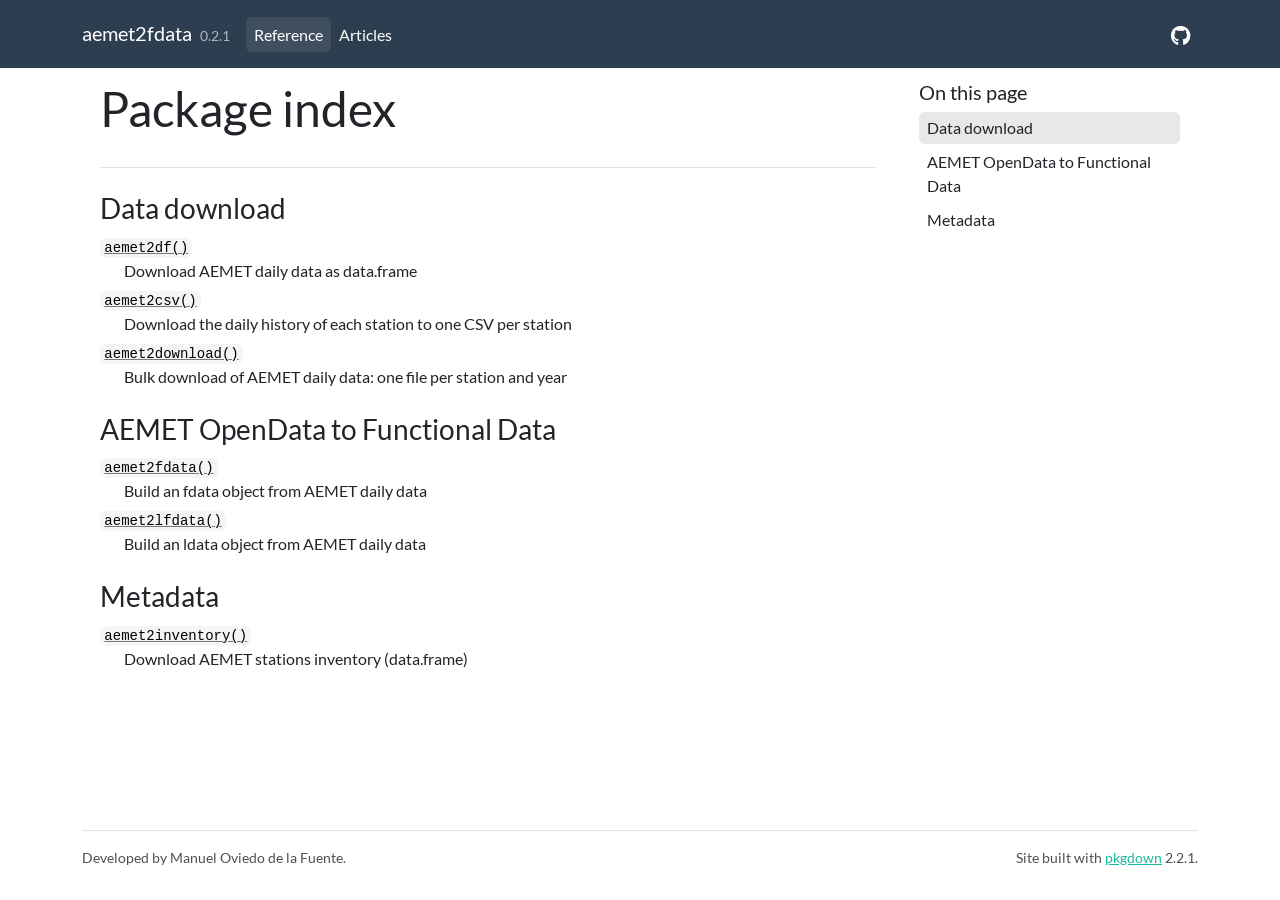
<file: docs/reference/index.html>
<!DOCTYPE html>
<!-- Generated by pkgdown: do not edit by hand --><html lang="en"><head><meta http-equiv="Content-Type" content="text/html; charset=UTF-8"><meta charset="utf-8"><meta http-equiv="X-UA-Compatible" content="IE=edge"><meta name="viewport" content="width=device-width, initial-scale=1, shrink-to-fit=no"><title>Package index • aemet2fdata</title><script src="../deps/jquery-3.6.0/jquery-3.6.0.min.js"></script><meta name="viewport" content="width=device-width, initial-scale=1, shrink-to-fit=no"><link href="../deps/bootstrap-5.3.8/bootstrap.min.css" rel="stylesheet"><script src="../deps/bootstrap-5.3.8/bootstrap.bundle.min.js"></script><link href="../deps/font-awesome-6.5.2/css/all.min.css" rel="stylesheet"><link href="../deps/font-awesome-6.5.2/css/v4-shims.min.css" rel="stylesheet"><script src="../deps/headroom-0.11.0/headroom.min.js"></script><script src="../deps/headroom-0.11.0/jQuery.headroom.min.js"></script><script src="../deps/bootstrap-toc-1.0.1/bootstrap-toc.min.js"></script><script src="../deps/clipboard.js-2.0.11/clipboard.min.js"></script><script src="../deps/search-1.0.0/autocomplete.jquery.min.js"></script><script src="../deps/search-1.0.0/fuse.min.js"></script><script src="../deps/search-1.0.0/mark.min.js"></script><!-- pkgdown --><script src="../pkgdown.js"></script><meta property="og:title" content="Package index"></head><body>
    <a href="#main" class="visually-hidden-focusable">Skip to contents</a>


    <nav class="navbar navbar-expand-lg fixed-top bg-primary" data-bs-theme="dark" aria-label="Site navigation"><div class="container">

    <a class="navbar-brand me-2" href="../index.html">aemet2fdata</a>

    <small class="nav-text text-muted me-auto" data-bs-toggle="tooltip" data-bs-placement="bottom" title="Released version">0.2.1</small>


    <button class="navbar-toggler" type="button" data-bs-toggle="collapse" data-bs-target="#navbar" aria-controls="navbar" aria-expanded="false" aria-label="Toggle navigation">
      <span class="navbar-toggler-icon"></span>
    </button>

    <div id="navbar" class="collapse navbar-collapse ms-3">
      <ul class="navbar-nav me-auto"><li class="active nav-item"><a class="nav-link" href="../reference/index.html">Reference</a></li>
<li class="nav-item"><a class="nav-link" href="../articles/index.html">Articles</a></li>
      </ul><ul class="navbar-nav"><li class="nav-item"><a class="external-link nav-link" href="https://github.com/moviedo5/aemet2fdata/" aria-label="GitHub"><span class="fa fab fa-github fa-lg"></span></a></li>
      </ul></div>


  </div>
</nav><div class="container template-reference-index">
<div class="row">
  <main id="main" class="col-md-9"><div class="page-header">

      <h1>Package index</h1>
    </div>

    <div class="section level2">
      <h2 id="data-download">Data download<a class="anchor" aria-label="anchor" href="#data-download"></a></h2>



      <dl></dl></div><div class="section level2">




      <dl><dt>

          <code><a href="aemet2df.html">aemet2df()</a></code>

        </dt>
        <dd>Download AEMET daily data as data.frame</dd>

        <dt>

          <code><a href="aemet2csv.html">aemet2csv()</a></code>

        </dt>
        <dd>Download the daily history of each station to one CSV per station</dd>

        <dt>

          <code><a href="aemet2download.html">aemet2download()</a></code>

        </dt>
        <dd>Bulk download of AEMET daily data: one file per station and year</dd>
      </dl></div><div class="section level2">
      <h2 id="aemet-opendata-to-functional-data">AEMET OpenData to Functional Data<a class="anchor" aria-label="anchor" href="#aemet-opendata-to-functional-data"></a></h2>



      <dl></dl></div><div class="section level2">




      <dl><dt>

          <code><a href="aemet2fdata.html">aemet2fdata()</a></code>

        </dt>
        <dd>Build an fdata object from AEMET daily data</dd>

        <dt>

          <code><a href="aemet2lfdata.html">aemet2lfdata()</a></code>

        </dt>
        <dd>Build an ldata object from AEMET daily data</dd>
      </dl></div><div class="section level2">
      <h2 id="metadata">Metadata<a class="anchor" aria-label="anchor" href="#metadata"></a></h2>



      <dl></dl></div><div class="section level2">




      <dl><dt>

          <code><a href="aemet2inventory.html">aemet2inventory()</a></code>

        </dt>
        <dd>Download AEMET stations inventory (data.frame)</dd>
      </dl></div>
  </main><aside class="col-md-3"><nav id="toc" aria-label="Table of contents"><h2>On this page</h2>
    </nav></aside></div>


    <footer><div class="pkgdown-footer-left">
  <p>Developed by Manuel Oviedo de la Fuente.</p>
</div>

<div class="pkgdown-footer-right">
  <p>Site built with <a href="https://pkgdown.r-lib.org/" class="external-link">pkgdown</a> 2.2.1.</p>
</div>

    </footer></div>





  </body></html>
</file>
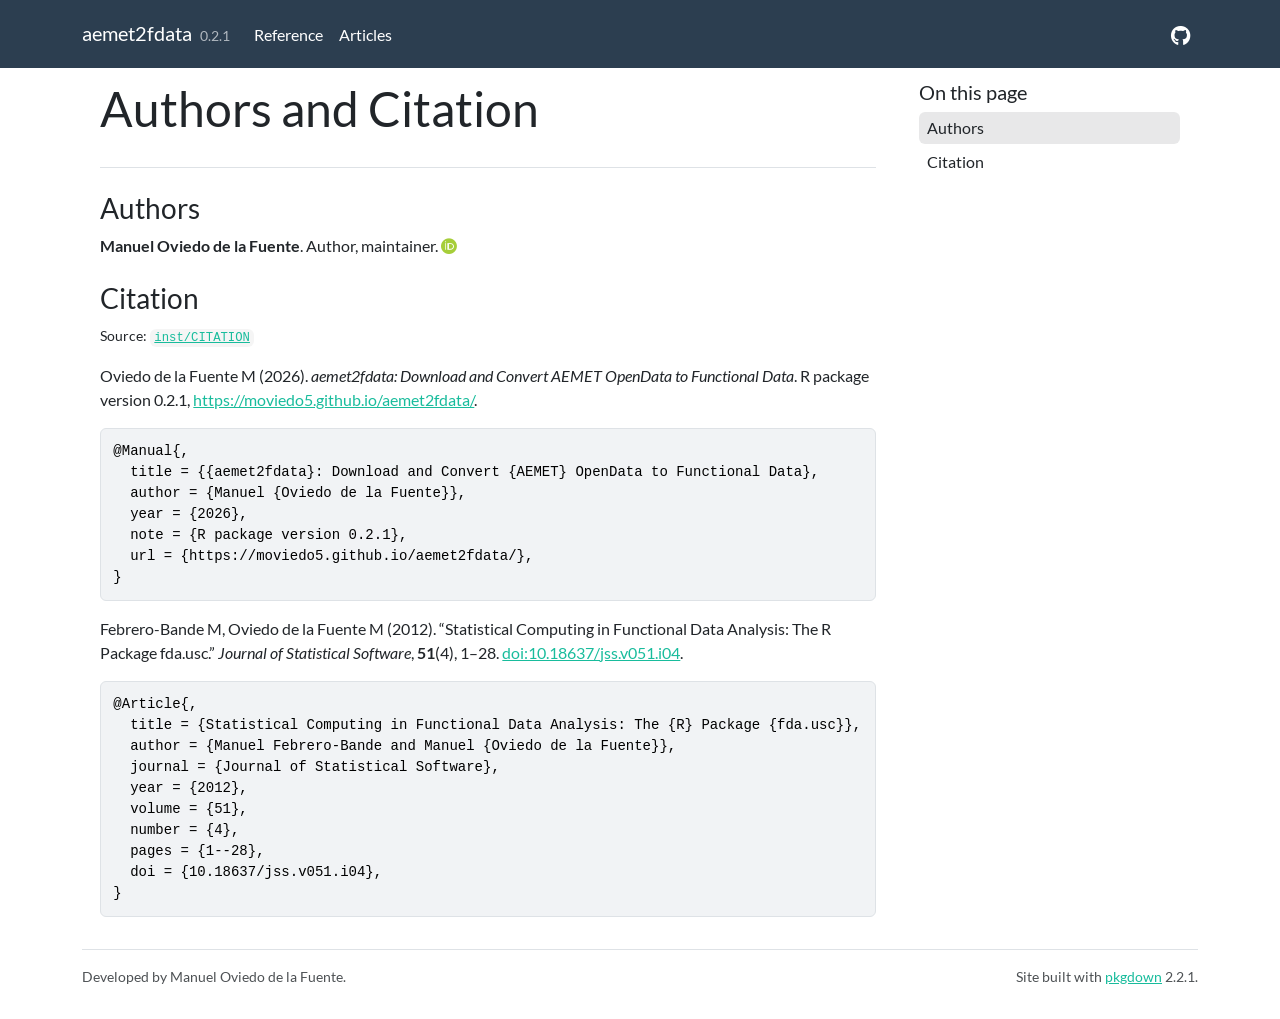
<file: docs/authors.html>
<!DOCTYPE html>
<!-- Generated by pkgdown: do not edit by hand --><html lang="en"><head><meta http-equiv="Content-Type" content="text/html; charset=UTF-8"><meta charset="utf-8"><meta http-equiv="X-UA-Compatible" content="IE=edge"><meta name="viewport" content="width=device-width, initial-scale=1, shrink-to-fit=no"><title>Authors and Citation • aemet2fdata</title><script src="deps/jquery-3.6.0/jquery-3.6.0.min.js"></script><meta name="viewport" content="width=device-width, initial-scale=1, shrink-to-fit=no"><link href="deps/bootstrap-5.3.8/bootstrap.min.css" rel="stylesheet"><script src="deps/bootstrap-5.3.8/bootstrap.bundle.min.js"></script><link href="deps/font-awesome-6.5.2/css/all.min.css" rel="stylesheet"><link href="deps/font-awesome-6.5.2/css/v4-shims.min.css" rel="stylesheet"><script src="deps/headroom-0.11.0/headroom.min.js"></script><script src="deps/headroom-0.11.0/jQuery.headroom.min.js"></script><script src="deps/bootstrap-toc-1.0.1/bootstrap-toc.min.js"></script><script src="deps/clipboard.js-2.0.11/clipboard.min.js"></script><script src="deps/search-1.0.0/autocomplete.jquery.min.js"></script><script src="deps/search-1.0.0/fuse.min.js"></script><script src="deps/search-1.0.0/mark.min.js"></script><!-- pkgdown --><script src="pkgdown.js"></script><meta property="og:title" content="Authors and Citation"></head><body>
    <a href="#main" class="visually-hidden-focusable">Skip to contents</a>


    <nav class="navbar navbar-expand-lg fixed-top bg-primary" data-bs-theme="dark" aria-label="Site navigation"><div class="container">

    <a class="navbar-brand me-2" href="index.html">aemet2fdata</a>

    <small class="nav-text text-muted me-auto" data-bs-toggle="tooltip" data-bs-placement="bottom" title="Released version">0.2.1</small>


    <button class="navbar-toggler" type="button" data-bs-toggle="collapse" data-bs-target="#navbar" aria-controls="navbar" aria-expanded="false" aria-label="Toggle navigation">
      <span class="navbar-toggler-icon"></span>
    </button>

    <div id="navbar" class="collapse navbar-collapse ms-3">
      <ul class="navbar-nav me-auto"><li class="nav-item"><a class="nav-link" href="reference/index.html">Reference</a></li>
<li class="nav-item"><a class="nav-link" href="articles/index.html">Articles</a></li>
      </ul><ul class="navbar-nav"><li class="nav-item"><a class="external-link nav-link" href="https://github.com/moviedo5/aemet2fdata/" aria-label="GitHub"><span class="fa fab fa-github fa-lg"></span></a></li>
      </ul></div>


  </div>
</nav><div class="container template-citation-authors">
<div class="row">
  <main id="main" class="col-md-9"><div class="page-header">

      <h1>Authors and Citation</h1>
    </div>

    <div class="section level2">
      <h2>Authors</h2>

      <ul class="list-unstyled"><li>
          <p><strong>Manuel Oviedo de la Fuente</strong>. Author, maintainer. <a href="https://orcid.org/0000-0001-7360-3249" target="orcid.widget" aria-label="ORCID" class="external-link"><span class="fab fa-orcid orcid" aria-hidden="true"></span></a>
          </p>
        </li>
      </ul></div>

    <div class="section level2">
      <h2 id="citation">Citation</h2>
      <p><small class="dont-index">Source: <a href="https://github.com/moviedo5/aemet2fdata/blob/HEAD/inst/CITATION" class="external-link"><code>inst/CITATION</code></a></small></p>

      <p>Oviedo de la Fuente M (2026).
<em>aemet2fdata: Download and Convert AEMET OpenData to Functional Data</em>.
R package version 0.2.1, <a href="https://moviedo5.github.io/aemet2fdata/">https://moviedo5.github.io/aemet2fdata/</a>.
</p>
      <pre>@Manual{,
  title = {{aemet2fdata}: Download and Convert {AEMET} OpenData to Functional Data},
  author = {Manuel {Oviedo de la Fuente}},
  year = {2026},
  note = {R package version 0.2.1},
  url = {https://moviedo5.github.io/aemet2fdata/},
}</pre>
      <p>Febrero-Bande M, Oviedo de la Fuente M (2012).
“Statistical Computing in Functional Data Analysis: The R Package fda.usc.”
<em>Journal of Statistical Software</em>, <b>51</b>(4), 1–28.
<a href="https://doi.org/10.18637/jss.v051.i04" class="external-link">doi:10.18637/jss.v051.i04</a>.
</p>
      <pre>@Article{,
  title = {Statistical Computing in Functional Data Analysis: The {R} Package {fda.usc}},
  author = {Manuel Febrero-Bande and Manuel {Oviedo de la Fuente}},
  journal = {Journal of Statistical Software},
  year = {2012},
  volume = {51},
  number = {4},
  pages = {1--28},
  doi = {10.18637/jss.v051.i04},
}</pre>
    </div>

  </main><aside class="col-md-3"><nav id="toc" aria-label="Table of contents"><h2>On this page</h2>
    </nav></aside></div>


    <footer><div class="pkgdown-footer-left">
  <p>Developed by Manuel Oviedo de la Fuente.</p>
</div>

<div class="pkgdown-footer-right">
  <p>Site built with <a href="https://pkgdown.r-lib.org/" class="external-link">pkgdown</a> 2.2.1.</p>
</div>

    </footer></div>





  </body></html>
</file>
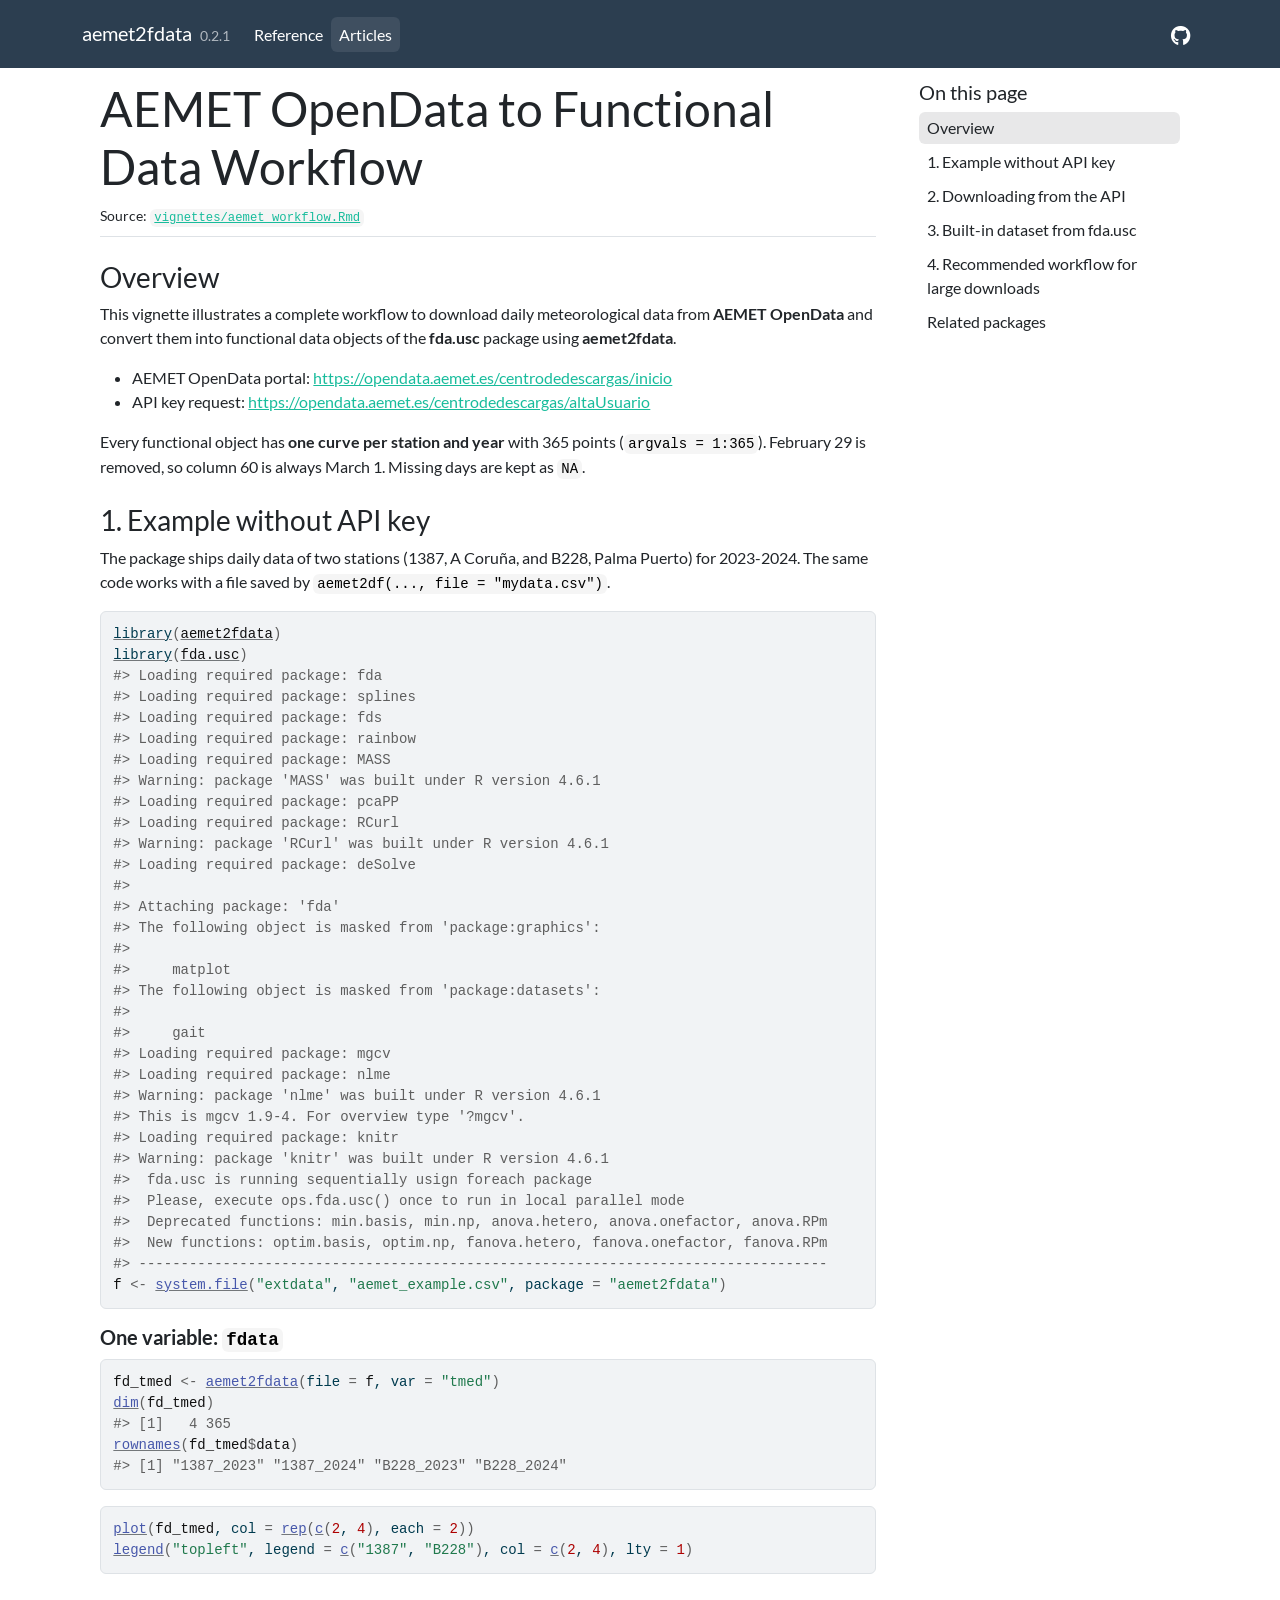
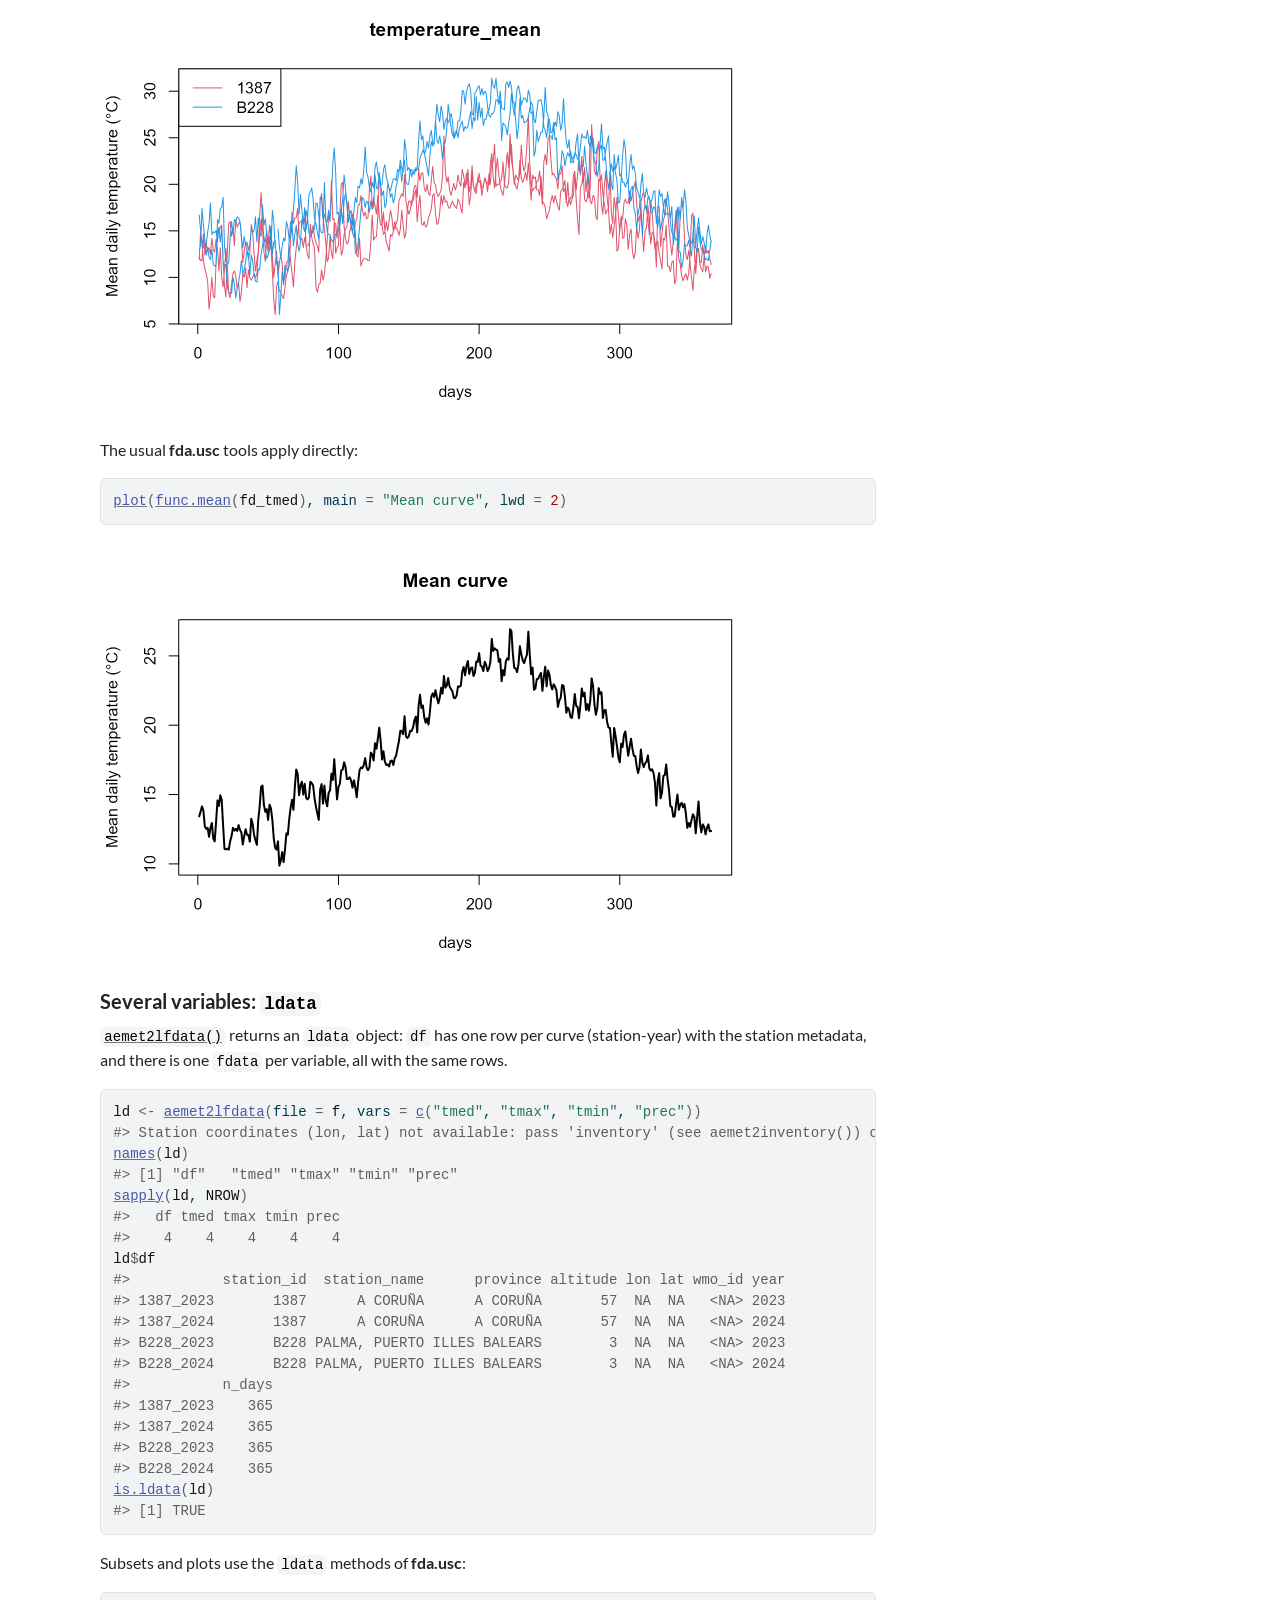
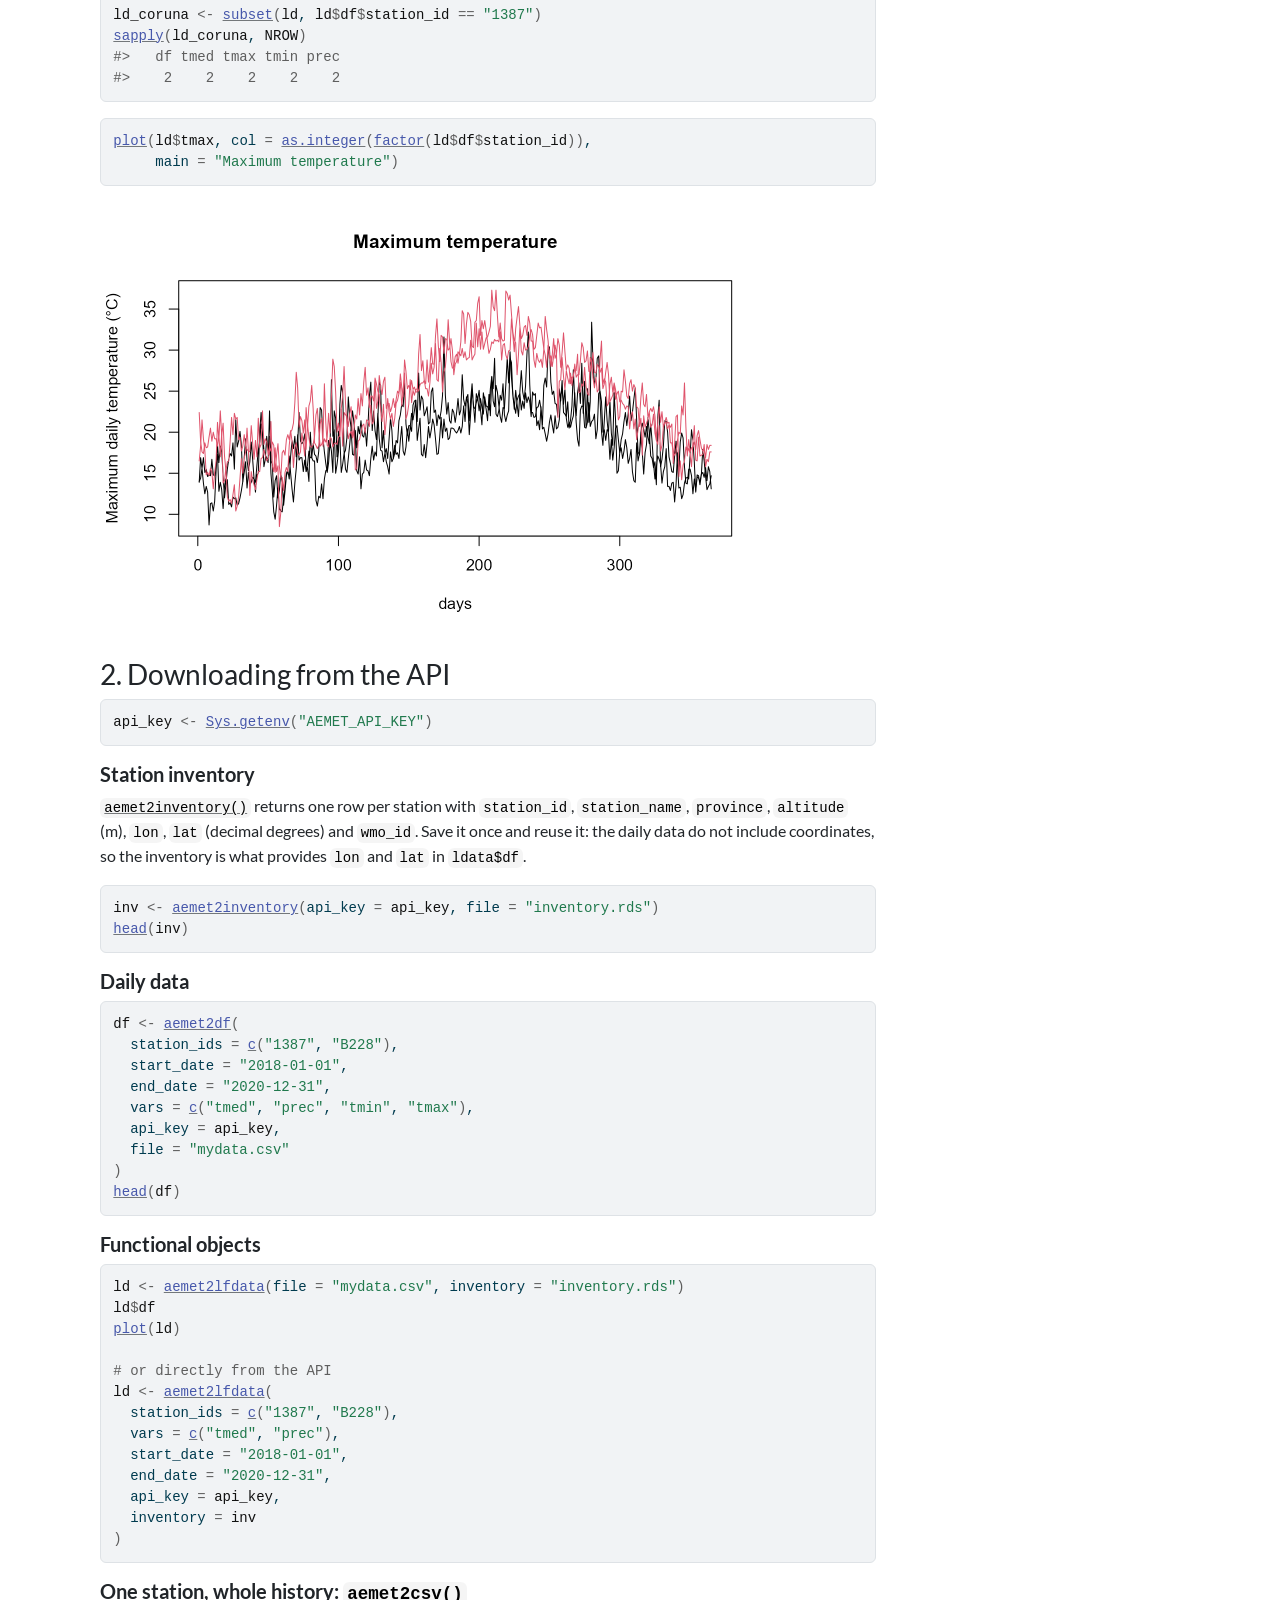
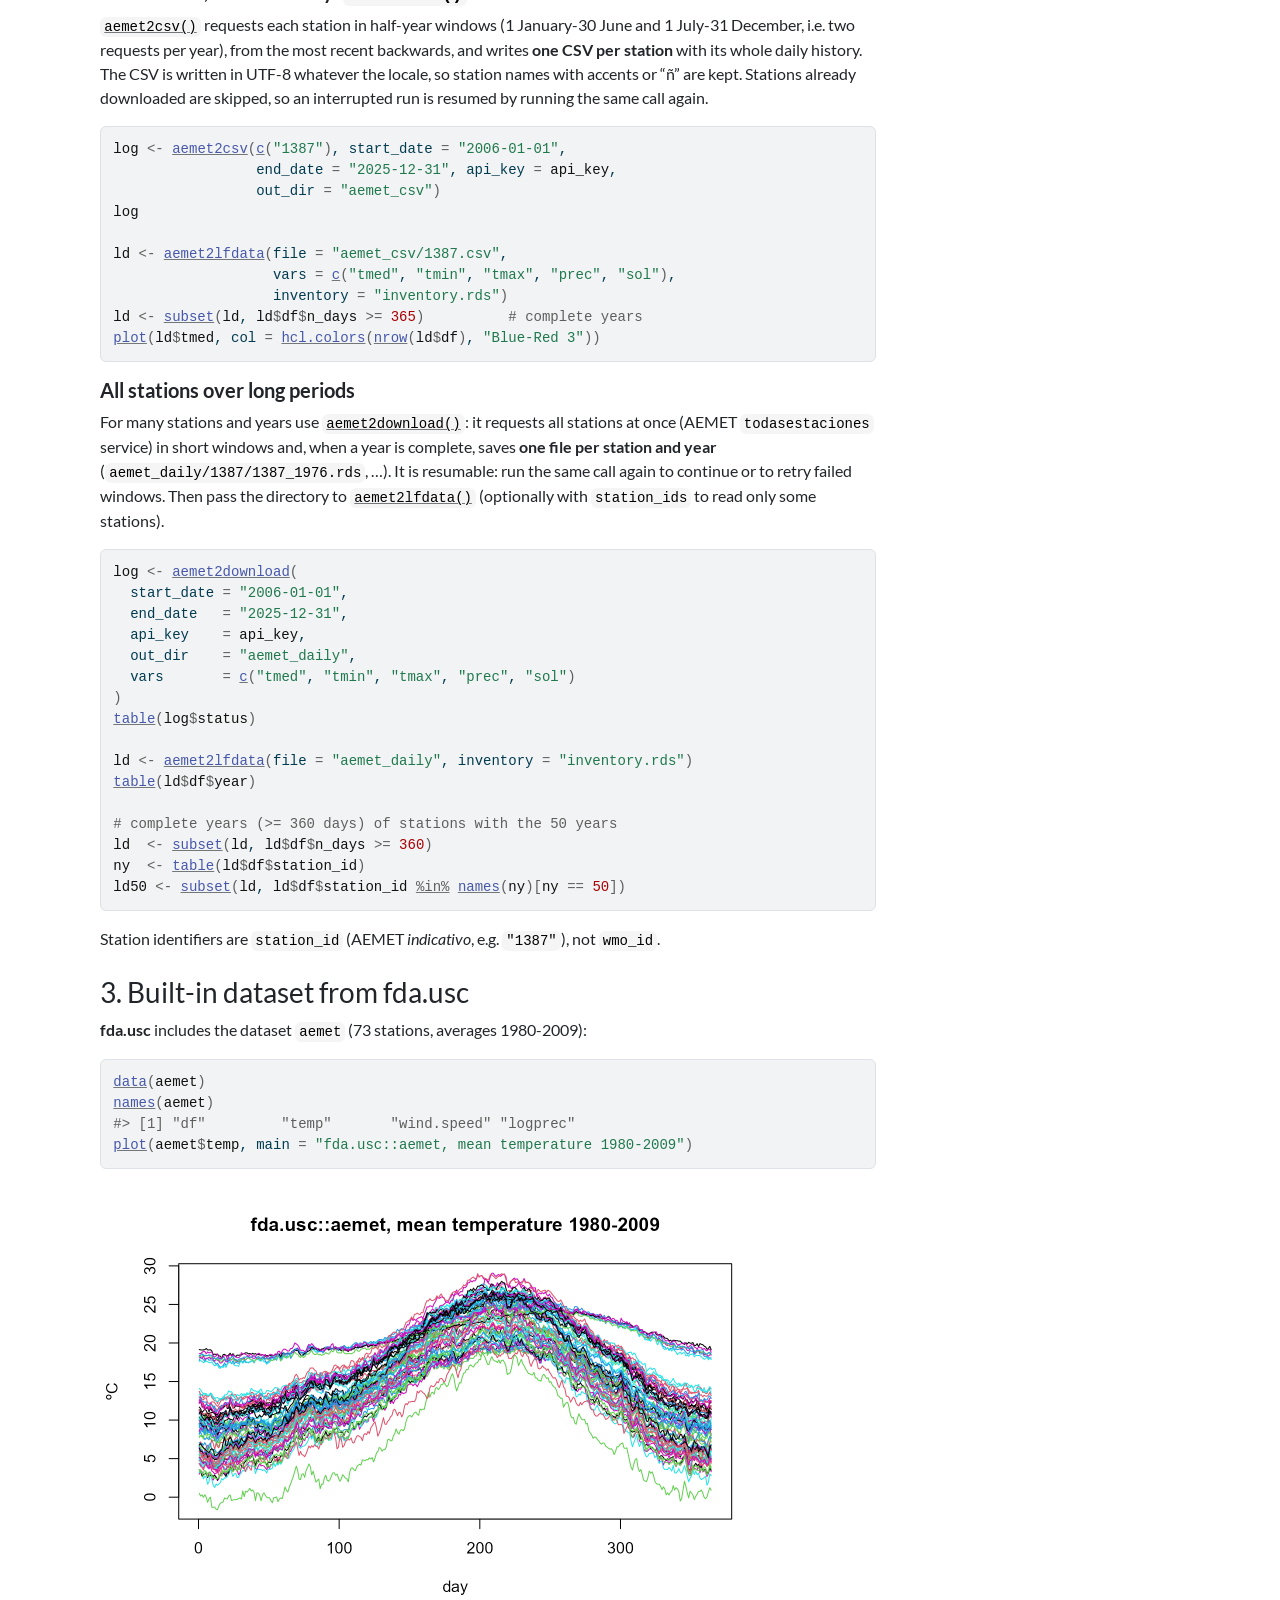
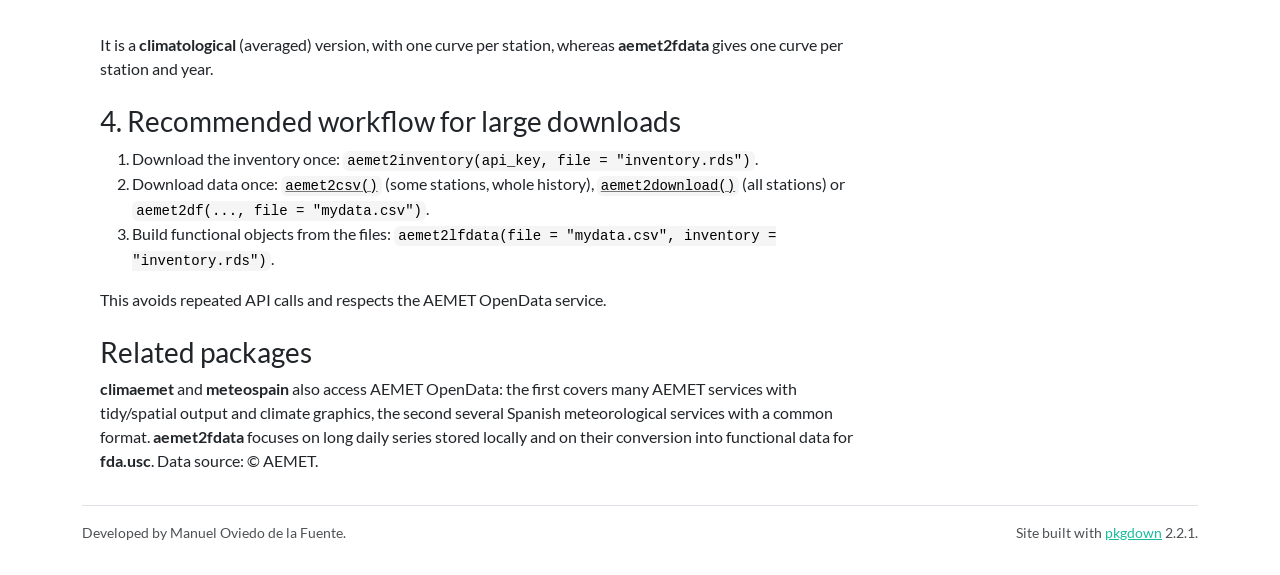
<file: docs/articles/aemet_workflow.html>
<!DOCTYPE html>
<!-- Generated by pkgdown: do not edit by hand --><html lang="en">
<head>
<meta http-equiv="Content-Type" content="text/html; charset=UTF-8">
<meta charset="utf-8">
<meta http-equiv="X-UA-Compatible" content="IE=edge">
<meta name="viewport" content="width=device-width, initial-scale=1, shrink-to-fit=no">
<title>AEMET OpenData to Functional Data Workflow • aemet2fdata</title>
<script src="../deps/jquery-3.6.0/jquery-3.6.0.min.js"></script><meta name="viewport" content="width=device-width, initial-scale=1, shrink-to-fit=no">
<link href="../deps/bootstrap-5.3.8/bootstrap.min.css" rel="stylesheet">
<script src="../deps/bootstrap-5.3.8/bootstrap.bundle.min.js"></script><link href="../deps/font-awesome-6.5.2/css/all.min.css" rel="stylesheet">
<link href="../deps/font-awesome-6.5.2/css/v4-shims.min.css" rel="stylesheet">
<script src="../deps/headroom-0.11.0/headroom.min.js"></script><script src="../deps/headroom-0.11.0/jQuery.headroom.min.js"></script><script src="../deps/bootstrap-toc-1.0.1/bootstrap-toc.min.js"></script><script src="../deps/clipboard.js-2.0.11/clipboard.min.js"></script><script src="../deps/search-1.0.0/autocomplete.jquery.min.js"></script><script src="../deps/search-1.0.0/fuse.min.js"></script><script src="../deps/search-1.0.0/mark.min.js"></script><!-- pkgdown --><script src="../pkgdown.js"></script><meta property="og:title" content="AEMET OpenData to Functional Data Workflow">
</head>
<body>
    <a href="#main" class="visually-hidden-focusable">Skip to contents</a>


    <nav class="navbar navbar-expand-lg fixed-top bg-primary" data-bs-theme="dark" aria-label="Site navigation"><div class="container">

    <a class="navbar-brand me-2" href="../index.html">aemet2fdata</a>

    <small class="nav-text text-muted me-auto" data-bs-toggle="tooltip" data-bs-placement="bottom" title="Released version">0.2.1</small>


    <button class="navbar-toggler" type="button" data-bs-toggle="collapse" data-bs-target="#navbar" aria-controls="navbar" aria-expanded="false" aria-label="Toggle navigation">
      <span class="navbar-toggler-icon"></span>
    </button>

    <div id="navbar" class="collapse navbar-collapse ms-3">
      <ul class="navbar-nav me-auto">
<li class="nav-item"><a class="nav-link" href="../reference/index.html">Reference</a></li>
<li class="active nav-item"><a class="nav-link" href="../articles/index.html">Articles</a></li>
      </ul>
<ul class="navbar-nav">
<li class="nav-item"><a class="external-link nav-link" href="https://github.com/moviedo5/aemet2fdata/" aria-label="GitHub"><span class="fa fab fa-github fa-lg"></span></a></li>
      </ul>
</div>


  </div>
</nav><div class="container template-article">




<div class="row">
  <main id="main" class="col-md-9"><div class="page-header">

      <h1>AEMET OpenData to Functional Data Workflow</h1>
            
      
      <small class="dont-index">Source: <a href="https://github.com/moviedo5/aemet2fdata/blob/HEAD/vignettes/aemet_workflow.Rmd" class="external-link"><code>vignettes/aemet_workflow.Rmd</code></a></small>
      <div class="d-none name"><code>aemet_workflow.Rmd</code></div>
    </div>

    
    
<div class="section level2">
<h2 id="overview">Overview<a class="anchor" aria-label="anchor" href="#overview"></a>
</h2>
<p>This vignette illustrates a complete workflow to download daily
meteorological data from <strong>AEMET OpenData</strong> and convert
them into functional data objects of the <strong>fda.usc</strong>
package using <strong>aemet2fdata</strong>.</p>
<ul>
<li>AEMET OpenData portal: <a href="https://opendata.aemet.es/centrodedescargas/inicio" class="external-link uri">https://opendata.aemet.es/centrodedescargas/inicio</a>
</li>
<li>API key request: <a href="https://opendata.aemet.es/centrodedescargas/altaUsuario" class="external-link uri">https://opendata.aemet.es/centrodedescargas/altaUsuario</a>
</li>
</ul>
<p>Every functional object has <strong>one curve per station and
year</strong> with 365 points (<code>argvals = 1:365</code>). February
29 is removed, so column 60 is always March 1. Missing days are kept as
<code>NA</code>.</p>
</div>
<div class="section level2">
<h2 id="example-without-api-key">1. Example without API key<a class="anchor" aria-label="anchor" href="#example-without-api-key"></a>
</h2>
<p>The package ships daily data of two stations (1387, A Coruña, and
B228, Palma Puerto) for 2023-2024. The same code works with a file saved
by <code>aemet2df(..., file = "mydata.csv")</code>.</p>
<div class="sourceCode" id="cb1"><pre class="downlit sourceCode r">
<code class="sourceCode R"><span><span class="kw"><a href="https://rdrr.io/r/base/library.html" class="external-link">library</a></span><span class="op">(</span><span class="va"><a href="https://moviedo5.github.io/aemet2fdata/">aemet2fdata</a></span><span class="op">)</span></span>
<span><span class="kw"><a href="https://rdrr.io/r/base/library.html" class="external-link">library</a></span><span class="op">(</span><span class="va"><a href="https://github.com/moviedo5/fda.usc" class="external-link">fda.usc</a></span><span class="op">)</span></span>
<span><span class="co">#&gt; Loading required package: fda</span></span>
<span><span class="co">#&gt; Loading required package: splines</span></span>
<span><span class="co">#&gt; Loading required package: fds</span></span>
<span><span class="co">#&gt; Loading required package: rainbow</span></span>
<span><span class="co">#&gt; Loading required package: MASS</span></span>
<span><span class="co">#&gt; Warning: package 'MASS' was built under R version 4.6.1</span></span>
<span><span class="co">#&gt; Loading required package: pcaPP</span></span>
<span><span class="co">#&gt; Loading required package: RCurl</span></span>
<span><span class="co">#&gt; Warning: package 'RCurl' was built under R version 4.6.1</span></span>
<span><span class="co">#&gt; Loading required package: deSolve</span></span>
<span><span class="co">#&gt; </span></span>
<span><span class="co">#&gt; Attaching package: 'fda'</span></span>
<span><span class="co">#&gt; The following object is masked from 'package:graphics':</span></span>
<span><span class="co">#&gt; </span></span>
<span><span class="co">#&gt;     matplot</span></span>
<span><span class="co">#&gt; The following object is masked from 'package:datasets':</span></span>
<span><span class="co">#&gt; </span></span>
<span><span class="co">#&gt;     gait</span></span>
<span><span class="co">#&gt; Loading required package: mgcv</span></span>
<span><span class="co">#&gt; Loading required package: nlme</span></span>
<span><span class="co">#&gt; Warning: package 'nlme' was built under R version 4.6.1</span></span>
<span><span class="co">#&gt; This is mgcv 1.9-4. For overview type '?mgcv'.</span></span>
<span><span class="co">#&gt; Loading required package: knitr</span></span>
<span><span class="co">#&gt; Warning: package 'knitr' was built under R version 4.6.1</span></span>
<span><span class="co">#&gt;  fda.usc is running sequentially usign foreach package</span></span>
<span><span class="co">#&gt;  Please, execute ops.fda.usc() once to run in local parallel mode</span></span>
<span><span class="co">#&gt;  Deprecated functions: min.basis, min.np, anova.hetero, anova.onefactor, anova.RPm</span></span>
<span><span class="co">#&gt;  New functions: optim.basis, optim.np, fanova.hetero, fanova.onefactor, fanova.RPm</span></span>
<span><span class="co">#&gt; ----------------------------------------------------------------------------------</span></span>
<span><span class="va">f</span> <span class="op">&lt;-</span> <span class="fu"><a href="https://rdrr.io/r/base/system.file.html" class="external-link">system.file</a></span><span class="op">(</span><span class="st">"extdata"</span>, <span class="st">"aemet_example.csv"</span>, package <span class="op">=</span> <span class="st">"aemet2fdata"</span><span class="op">)</span></span></code></pre></div>
<div class="section level3">
<h3 id="one-variable-fdata">One variable: <code>fdata</code><a class="anchor" aria-label="anchor" href="#one-variable-fdata"></a>
</h3>
<div class="sourceCode" id="cb2"><pre class="downlit sourceCode r">
<code class="sourceCode R"><span><span class="va">fd_tmed</span> <span class="op">&lt;-</span> <span class="fu"><a href="../reference/aemet2fdata.html">aemet2fdata</a></span><span class="op">(</span>file <span class="op">=</span> <span class="va">f</span>, var <span class="op">=</span> <span class="st">"tmed"</span><span class="op">)</span></span>
<span><span class="fu"><a href="https://rdrr.io/r/base/dim.html" class="external-link">dim</a></span><span class="op">(</span><span class="va">fd_tmed</span><span class="op">)</span></span>
<span><span class="co">#&gt; [1]   4 365</span></span>
<span><span class="fu"><a href="https://rdrr.io/r/base/colnames.html" class="external-link">rownames</a></span><span class="op">(</span><span class="va">fd_tmed</span><span class="op">$</span><span class="va">data</span><span class="op">)</span></span>
<span><span class="co">#&gt; [1] "1387_2023" "1387_2024" "B228_2023" "B228_2024"</span></span></code></pre></div>
<div class="sourceCode" id="cb3"><pre class="downlit sourceCode r">
<code class="sourceCode R"><span><span class="fu"><a href="https://rdrr.io/r/graphics/plot.default.html" class="external-link">plot</a></span><span class="op">(</span><span class="va">fd_tmed</span>, col <span class="op">=</span> <span class="fu"><a href="https://rdrr.io/r/base/rep.html" class="external-link">rep</a></span><span class="op">(</span><span class="fu"><a href="https://rdrr.io/r/base/c.html" class="external-link">c</a></span><span class="op">(</span><span class="fl">2</span>, <span class="fl">4</span><span class="op">)</span>, each <span class="op">=</span> <span class="fl">2</span><span class="op">)</span><span class="op">)</span></span>
<span><span class="fu"><a href="https://rdrr.io/r/graphics/legend.html" class="external-link">legend</a></span><span class="op">(</span><span class="st">"topleft"</span>, legend <span class="op">=</span> <span class="fu"><a href="https://rdrr.io/r/base/c.html" class="external-link">c</a></span><span class="op">(</span><span class="st">"1387"</span>, <span class="st">"B228"</span><span class="op">)</span>, col <span class="op">=</span> <span class="fu"><a href="https://rdrr.io/r/base/c.html" class="external-link">c</a></span><span class="op">(</span><span class="fl">2</span>, <span class="fl">4</span><span class="op">)</span>, lty <span class="op">=</span> <span class="fl">1</span><span class="op">)</span></span></code></pre></div>
<p><img src="aemet_workflow_files/figure-html/fdata-plot-1.png" class="r-plt" alt="" width="672"></p>
<p>The usual <strong>fda.usc</strong> tools apply directly:</p>
<div class="sourceCode" id="cb4"><pre class="downlit sourceCode r">
<code class="sourceCode R"><span><span class="fu"><a href="https://rdrr.io/r/graphics/plot.default.html" class="external-link">plot</a></span><span class="op">(</span><span class="fu"><a href="https://moviedo5.github.io/fda.usc/reference/Descriptive.html" class="external-link">func.mean</a></span><span class="op">(</span><span class="va">fd_tmed</span><span class="op">)</span>, main <span class="op">=</span> <span class="st">"Mean curve"</span>, lwd <span class="op">=</span> <span class="fl">2</span><span class="op">)</span></span></code></pre></div>
<p><img src="aemet_workflow_files/figure-html/fdata-mean-1.png" class="r-plt" alt="" width="672"></p>
</div>
<div class="section level3">
<h3 id="several-variables-ldata">Several variables: <code>ldata</code><a class="anchor" aria-label="anchor" href="#several-variables-ldata"></a>
</h3>
<p><code><a href="../reference/aemet2lfdata.html">aemet2lfdata()</a></code> returns an <code>ldata</code> object:
<code>df</code> has one row per curve (station-year) with the station
metadata, and there is one <code>fdata</code> per variable, all with the
same rows.</p>
<div class="sourceCode" id="cb5"><pre class="downlit sourceCode r">
<code class="sourceCode R"><span><span class="va">ld</span> <span class="op">&lt;-</span> <span class="fu"><a href="../reference/aemet2lfdata.html">aemet2lfdata</a></span><span class="op">(</span>file <span class="op">=</span> <span class="va">f</span>, vars <span class="op">=</span> <span class="fu"><a href="https://rdrr.io/r/base/c.html" class="external-link">c</a></span><span class="op">(</span><span class="st">"tmed"</span>, <span class="st">"tmax"</span>, <span class="st">"tmin"</span>, <span class="st">"prec"</span><span class="op">)</span><span class="op">)</span></span>
<span><span class="co">#&gt; Station coordinates (lon, lat) not available: pass 'inventory' (see aemet2inventory()) or 'api_key'.</span></span>
<span><span class="fu"><a href="https://rdrr.io/r/base/names.html" class="external-link">names</a></span><span class="op">(</span><span class="va">ld</span><span class="op">)</span></span>
<span><span class="co">#&gt; [1] "df"   "tmed" "tmax" "tmin" "prec"</span></span>
<span><span class="fu"><a href="https://rdrr.io/r/base/lapply.html" class="external-link">sapply</a></span><span class="op">(</span><span class="va">ld</span>, <span class="va">NROW</span><span class="op">)</span></span>
<span><span class="co">#&gt;   df tmed tmax tmin prec </span></span>
<span><span class="co">#&gt;    4    4    4    4    4</span></span>
<span><span class="va">ld</span><span class="op">$</span><span class="va">df</span></span>
<span><span class="co">#&gt;           station_id  station_name      province altitude lon lat wmo_id year</span></span>
<span><span class="co">#&gt; 1387_2023       1387      A CORUÑA      A CORUÑA       57  NA  NA   &lt;NA&gt; 2023</span></span>
<span><span class="co">#&gt; 1387_2024       1387      A CORUÑA      A CORUÑA       57  NA  NA   &lt;NA&gt; 2024</span></span>
<span><span class="co">#&gt; B228_2023       B228 PALMA, PUERTO ILLES BALEARS        3  NA  NA   &lt;NA&gt; 2023</span></span>
<span><span class="co">#&gt; B228_2024       B228 PALMA, PUERTO ILLES BALEARS        3  NA  NA   &lt;NA&gt; 2024</span></span>
<span><span class="co">#&gt;           n_days</span></span>
<span><span class="co">#&gt; 1387_2023    365</span></span>
<span><span class="co">#&gt; 1387_2024    365</span></span>
<span><span class="co">#&gt; B228_2023    365</span></span>
<span><span class="co">#&gt; B228_2024    365</span></span>
<span><span class="fu"><a href="https://moviedo5.github.io/fda.usc/reference/ldata.html" class="external-link">is.ldata</a></span><span class="op">(</span><span class="va">ld</span><span class="op">)</span></span>
<span><span class="co">#&gt; [1] TRUE</span></span></code></pre></div>
<p>Subsets and plots use the <code>ldata</code> methods of
<strong>fda.usc</strong>:</p>
<div class="sourceCode" id="cb6"><pre class="downlit sourceCode r">
<code class="sourceCode R"><span><span class="va">ld_coruna</span> <span class="op">&lt;-</span> <span class="fu"><a href="https://rdrr.io/r/base/subset.html" class="external-link">subset</a></span><span class="op">(</span><span class="va">ld</span>, <span class="va">ld</span><span class="op">$</span><span class="va">df</span><span class="op">$</span><span class="va">station_id</span> <span class="op">==</span> <span class="st">"1387"</span><span class="op">)</span></span>
<span><span class="fu"><a href="https://rdrr.io/r/base/lapply.html" class="external-link">sapply</a></span><span class="op">(</span><span class="va">ld_coruna</span>, <span class="va">NROW</span><span class="op">)</span></span>
<span><span class="co">#&gt;   df tmed tmax tmin prec </span></span>
<span><span class="co">#&gt;    2    2    2    2    2</span></span></code></pre></div>
<div class="sourceCode" id="cb7"><pre class="downlit sourceCode r">
<code class="sourceCode R"><span><span class="fu"><a href="https://rdrr.io/r/graphics/plot.default.html" class="external-link">plot</a></span><span class="op">(</span><span class="va">ld</span><span class="op">$</span><span class="va">tmax</span>, col <span class="op">=</span> <span class="fu"><a href="https://rdrr.io/r/base/integer.html" class="external-link">as.integer</a></span><span class="op">(</span><span class="fu"><a href="https://rdrr.io/r/base/factor.html" class="external-link">factor</a></span><span class="op">(</span><span class="va">ld</span><span class="op">$</span><span class="va">df</span><span class="op">$</span><span class="va">station_id</span><span class="op">)</span><span class="op">)</span>,</span>
<span>     main <span class="op">=</span> <span class="st">"Maximum temperature"</span><span class="op">)</span></span></code></pre></div>
<p><img src="aemet_workflow_files/figure-html/ldata-plot-1.png" class="r-plt" alt="" width="672"></p>
</div>
</div>
<div class="section level2">
<h2 id="downloading-from-the-api">2. Downloading from the API<a class="anchor" aria-label="anchor" href="#downloading-from-the-api"></a>
</h2>
<div class="sourceCode" id="cb8"><pre class="downlit sourceCode r">
<code class="sourceCode R"><span><span class="va">api_key</span> <span class="op">&lt;-</span> <span class="fu"><a href="https://rdrr.io/r/base/Sys.getenv.html" class="external-link">Sys.getenv</a></span><span class="op">(</span><span class="st">"AEMET_API_KEY"</span><span class="op">)</span></span></code></pre></div>
<div class="section level3">
<h3 id="station-inventory">Station inventory<a class="anchor" aria-label="anchor" href="#station-inventory"></a>
</h3>
<p><code><a href="../reference/aemet2inventory.html">aemet2inventory()</a></code> returns one row per station with
<code>station_id</code>, <code>station_name</code>,
<code>province</code>, <code>altitude</code> (m), <code>lon</code>,
<code>lat</code> (decimal degrees) and <code>wmo_id</code>. Save it once
and reuse it: the daily data do not include coordinates, so the
inventory is what provides <code>lon</code> and <code>lat</code> in
<code>ldata$df</code>.</p>
<div class="sourceCode" id="cb9"><pre class="downlit sourceCode r">
<code class="sourceCode R"><span><span class="va">inv</span> <span class="op">&lt;-</span> <span class="fu"><a href="../reference/aemet2inventory.html">aemet2inventory</a></span><span class="op">(</span>api_key <span class="op">=</span> <span class="va">api_key</span>, file <span class="op">=</span> <span class="st">"inventory.rds"</span><span class="op">)</span></span>
<span><span class="fu"><a href="https://rdrr.io/r/utils/head.html" class="external-link">head</a></span><span class="op">(</span><span class="va">inv</span><span class="op">)</span></span></code></pre></div>
</div>
<div class="section level3">
<h3 id="daily-data">Daily data<a class="anchor" aria-label="anchor" href="#daily-data"></a>
</h3>
<div class="sourceCode" id="cb10"><pre class="downlit sourceCode r">
<code class="sourceCode R"><span><span class="va">df</span> <span class="op">&lt;-</span> <span class="fu"><a href="../reference/aemet2df.html">aemet2df</a></span><span class="op">(</span></span>
<span>  station_ids <span class="op">=</span> <span class="fu"><a href="https://rdrr.io/r/base/c.html" class="external-link">c</a></span><span class="op">(</span><span class="st">"1387"</span>, <span class="st">"B228"</span><span class="op">)</span>,</span>
<span>  start_date <span class="op">=</span> <span class="st">"2018-01-01"</span>,</span>
<span>  end_date <span class="op">=</span> <span class="st">"2020-12-31"</span>,</span>
<span>  vars <span class="op">=</span> <span class="fu"><a href="https://rdrr.io/r/base/c.html" class="external-link">c</a></span><span class="op">(</span><span class="st">"tmed"</span>, <span class="st">"prec"</span>, <span class="st">"tmin"</span>, <span class="st">"tmax"</span><span class="op">)</span>,</span>
<span>  api_key <span class="op">=</span> <span class="va">api_key</span>,</span>
<span>  file <span class="op">=</span> <span class="st">"mydata.csv"</span></span>
<span><span class="op">)</span></span>
<span><span class="fu"><a href="https://rdrr.io/r/utils/head.html" class="external-link">head</a></span><span class="op">(</span><span class="va">df</span><span class="op">)</span></span></code></pre></div>
</div>
<div class="section level3">
<h3 id="functional-objects">Functional objects<a class="anchor" aria-label="anchor" href="#functional-objects"></a>
</h3>
<div class="sourceCode" id="cb11"><pre class="downlit sourceCode r">
<code class="sourceCode R"><span><span class="va">ld</span> <span class="op">&lt;-</span> <span class="fu"><a href="../reference/aemet2lfdata.html">aemet2lfdata</a></span><span class="op">(</span>file <span class="op">=</span> <span class="st">"mydata.csv"</span>, inventory <span class="op">=</span> <span class="st">"inventory.rds"</span><span class="op">)</span></span>
<span><span class="va">ld</span><span class="op">$</span><span class="va">df</span></span>
<span><span class="fu"><a href="https://rdrr.io/r/graphics/plot.default.html" class="external-link">plot</a></span><span class="op">(</span><span class="va">ld</span><span class="op">)</span></span>
<span></span>
<span><span class="co"># or directly from the API</span></span>
<span><span class="va">ld</span> <span class="op">&lt;-</span> <span class="fu"><a href="../reference/aemet2lfdata.html">aemet2lfdata</a></span><span class="op">(</span></span>
<span>  station_ids <span class="op">=</span> <span class="fu"><a href="https://rdrr.io/r/base/c.html" class="external-link">c</a></span><span class="op">(</span><span class="st">"1387"</span>, <span class="st">"B228"</span><span class="op">)</span>,</span>
<span>  vars <span class="op">=</span> <span class="fu"><a href="https://rdrr.io/r/base/c.html" class="external-link">c</a></span><span class="op">(</span><span class="st">"tmed"</span>, <span class="st">"prec"</span><span class="op">)</span>,</span>
<span>  start_date <span class="op">=</span> <span class="st">"2018-01-01"</span>,</span>
<span>  end_date <span class="op">=</span> <span class="st">"2020-12-31"</span>,</span>
<span>  api_key <span class="op">=</span> <span class="va">api_key</span>,</span>
<span>  inventory <span class="op">=</span> <span class="va">inv</span></span>
<span><span class="op">)</span></span></code></pre></div>
</div>
<div class="section level3">
<h3 id="one-station-whole-history-aemet2csv">One station, whole history: <code>aemet2csv()</code><a class="anchor" aria-label="anchor" href="#one-station-whole-history-aemet2csv"></a>
</h3>
<p><code><a href="../reference/aemet2csv.html">aemet2csv()</a></code> requests each station in half-year windows
(1 January-30 June and 1 July-31 December, i.e. two requests per year),
from the most recent backwards, and writes <strong>one CSV per
station</strong> with its whole daily history. The CSV is written in
UTF-8 whatever the locale, so station names with accents or “ñ” are
kept. Stations already downloaded are skipped, so an interrupted run is
resumed by running the same call again.</p>
<div class="sourceCode" id="cb12"><pre class="downlit sourceCode r">
<code class="sourceCode R"><span><span class="va">log</span> <span class="op">&lt;-</span> <span class="fu"><a href="../reference/aemet2csv.html">aemet2csv</a></span><span class="op">(</span><span class="fu"><a href="https://rdrr.io/r/base/c.html" class="external-link">c</a></span><span class="op">(</span><span class="st">"1387"</span><span class="op">)</span>, start_date <span class="op">=</span> <span class="st">"2006-01-01"</span>,</span>
<span>                 end_date <span class="op">=</span> <span class="st">"2025-12-31"</span>, api_key <span class="op">=</span> <span class="va">api_key</span>,</span>
<span>                 out_dir <span class="op">=</span> <span class="st">"aemet_csv"</span><span class="op">)</span></span>
<span><span class="va">log</span></span>
<span></span>
<span><span class="va">ld</span> <span class="op">&lt;-</span> <span class="fu"><a href="../reference/aemet2lfdata.html">aemet2lfdata</a></span><span class="op">(</span>file <span class="op">=</span> <span class="st">"aemet_csv/1387.csv"</span>,</span>
<span>                   vars <span class="op">=</span> <span class="fu"><a href="https://rdrr.io/r/base/c.html" class="external-link">c</a></span><span class="op">(</span><span class="st">"tmed"</span>, <span class="st">"tmin"</span>, <span class="st">"tmax"</span>, <span class="st">"prec"</span>, <span class="st">"sol"</span><span class="op">)</span>,</span>
<span>                   inventory <span class="op">=</span> <span class="st">"inventory.rds"</span><span class="op">)</span></span>
<span><span class="va">ld</span> <span class="op">&lt;-</span> <span class="fu"><a href="https://rdrr.io/r/base/subset.html" class="external-link">subset</a></span><span class="op">(</span><span class="va">ld</span>, <span class="va">ld</span><span class="op">$</span><span class="va">df</span><span class="op">$</span><span class="va">n_days</span> <span class="op">&gt;=</span> <span class="fl">365</span><span class="op">)</span>          <span class="co"># complete years</span></span>
<span><span class="fu"><a href="https://rdrr.io/r/graphics/plot.default.html" class="external-link">plot</a></span><span class="op">(</span><span class="va">ld</span><span class="op">$</span><span class="va">tmed</span>, col <span class="op">=</span> <span class="fu"><a href="https://rdrr.io/r/grDevices/palettes.html" class="external-link">hcl.colors</a></span><span class="op">(</span><span class="fu"><a href="https://rdrr.io/r/base/nrow.html" class="external-link">nrow</a></span><span class="op">(</span><span class="va">ld</span><span class="op">$</span><span class="va">df</span><span class="op">)</span>, <span class="st">"Blue-Red 3"</span><span class="op">)</span><span class="op">)</span></span></code></pre></div>
</div>
<div class="section level3">
<h3 id="all-stations-over-long-periods">All stations over long periods<a class="anchor" aria-label="anchor" href="#all-stations-over-long-periods"></a>
</h3>
<p>For many stations and years use <code><a href="../reference/aemet2download.html">aemet2download()</a></code>: it
requests all stations at once (AEMET <code>todasestaciones</code>
service) in short windows and, when a year is complete, saves
<strong>one file per station and year</strong>
(<code>aemet_daily/1387/1387_1976.rds</code>, …). It is resumable: run
the same call again to continue or to retry failed windows. Then pass
the directory to <code><a href="../reference/aemet2lfdata.html">aemet2lfdata()</a></code> (optionally with
<code>station_ids</code> to read only some stations).</p>
<div class="sourceCode" id="cb13"><pre class="downlit sourceCode r">
<code class="sourceCode R"><span><span class="va">log</span> <span class="op">&lt;-</span> <span class="fu"><a href="../reference/aemet2download.html">aemet2download</a></span><span class="op">(</span></span>
<span>  start_date <span class="op">=</span> <span class="st">"2006-01-01"</span>,</span>
<span>  end_date   <span class="op">=</span> <span class="st">"2025-12-31"</span>,</span>
<span>  api_key    <span class="op">=</span> <span class="va">api_key</span>,</span>
<span>  out_dir    <span class="op">=</span> <span class="st">"aemet_daily"</span>,</span>
<span>  vars       <span class="op">=</span> <span class="fu"><a href="https://rdrr.io/r/base/c.html" class="external-link">c</a></span><span class="op">(</span><span class="st">"tmed"</span>, <span class="st">"tmin"</span>, <span class="st">"tmax"</span>, <span class="st">"prec"</span>, <span class="st">"sol"</span><span class="op">)</span></span>
<span><span class="op">)</span></span>
<span><span class="fu"><a href="https://rdrr.io/r/base/table.html" class="external-link">table</a></span><span class="op">(</span><span class="va">log</span><span class="op">$</span><span class="va">status</span><span class="op">)</span></span>
<span></span>
<span><span class="va">ld</span> <span class="op">&lt;-</span> <span class="fu"><a href="../reference/aemet2lfdata.html">aemet2lfdata</a></span><span class="op">(</span>file <span class="op">=</span> <span class="st">"aemet_daily"</span>, inventory <span class="op">=</span> <span class="st">"inventory.rds"</span><span class="op">)</span></span>
<span><span class="fu"><a href="https://rdrr.io/r/base/table.html" class="external-link">table</a></span><span class="op">(</span><span class="va">ld</span><span class="op">$</span><span class="va">df</span><span class="op">$</span><span class="va">year</span><span class="op">)</span></span>
<span></span>
<span><span class="co"># complete years (&gt;= 360 days) of stations with the 50 years</span></span>
<span><span class="va">ld</span>  <span class="op">&lt;-</span> <span class="fu"><a href="https://rdrr.io/r/base/subset.html" class="external-link">subset</a></span><span class="op">(</span><span class="va">ld</span>, <span class="va">ld</span><span class="op">$</span><span class="va">df</span><span class="op">$</span><span class="va">n_days</span> <span class="op">&gt;=</span> <span class="fl">360</span><span class="op">)</span></span>
<span><span class="va">ny</span>  <span class="op">&lt;-</span> <span class="fu"><a href="https://rdrr.io/r/base/table.html" class="external-link">table</a></span><span class="op">(</span><span class="va">ld</span><span class="op">$</span><span class="va">df</span><span class="op">$</span><span class="va">station_id</span><span class="op">)</span></span>
<span><span class="va">ld50</span> <span class="op">&lt;-</span> <span class="fu"><a href="https://rdrr.io/r/base/subset.html" class="external-link">subset</a></span><span class="op">(</span><span class="va">ld</span>, <span class="va">ld</span><span class="op">$</span><span class="va">df</span><span class="op">$</span><span class="va">station_id</span> <span class="op"><a href="https://rdrr.io/r/base/match.html" class="external-link">%in%</a></span> <span class="fu"><a href="https://rdrr.io/r/base/names.html" class="external-link">names</a></span><span class="op">(</span><span class="va">ny</span><span class="op">)</span><span class="op">[</span><span class="va">ny</span> <span class="op">==</span> <span class="fl">50</span><span class="op">]</span><span class="op">)</span></span></code></pre></div>
<p>Station identifiers are <code>station_id</code> (AEMET
<em>indicativo</em>, e.g. <code>"1387"</code>), not
<code>wmo_id</code>.</p>
</div>
</div>
<div class="section level2">
<h2 id="built-in-dataset-from-fda-usc">3. Built-in dataset from fda.usc<a class="anchor" aria-label="anchor" href="#built-in-dataset-from-fda-usc"></a>
</h2>
<p><strong>fda.usc</strong> includes the dataset <code>aemet</code> (73
stations, averages 1980-2009):</p>
<div class="sourceCode" id="cb14"><pre class="downlit sourceCode r">
<code class="sourceCode R"><span><span class="fu"><a href="https://rdrr.io/r/utils/data.html" class="external-link">data</a></span><span class="op">(</span><span class="va">aemet</span><span class="op">)</span></span>
<span><span class="fu"><a href="https://rdrr.io/r/base/names.html" class="external-link">names</a></span><span class="op">(</span><span class="va">aemet</span><span class="op">)</span></span>
<span><span class="co">#&gt; [1] "df"         "temp"       "wind.speed" "logprec"</span></span>
<span><span class="fu"><a href="https://rdrr.io/r/graphics/plot.default.html" class="external-link">plot</a></span><span class="op">(</span><span class="va">aemet</span><span class="op">$</span><span class="va">temp</span>, main <span class="op">=</span> <span class="st">"fda.usc::aemet, mean temperature 1980-2009"</span><span class="op">)</span></span></code></pre></div>
<p><img src="aemet_workflow_files/figure-html/aemet-data-1.png" class="r-plt" alt="" width="672"></p>
<p>It is a <strong>climatological</strong> (averaged) version, with one
curve per station, whereas <strong>aemet2fdata</strong> gives one curve
per station and year.</p>
</div>
<div class="section level2">
<h2 id="recommended-workflow-for-large-downloads">4. Recommended workflow for large downloads<a class="anchor" aria-label="anchor" href="#recommended-workflow-for-large-downloads"></a>
</h2>
<ol style="list-style-type: decimal">
<li>Download the inventory once:
<code>aemet2inventory(api_key, file = "inventory.rds")</code>.</li>
<li>Download data once: <code><a href="../reference/aemet2csv.html">aemet2csv()</a></code> (some stations, whole
history), <code><a href="../reference/aemet2download.html">aemet2download()</a></code> (all stations) or
<code>aemet2df(..., file = "mydata.csv")</code>.</li>
<li>Build functional objects from the files:
<code>aemet2lfdata(file = "mydata.csv", inventory = "inventory.rds")</code>.</li>
</ol>
<p>This avoids repeated API calls and respects the AEMET OpenData
service.</p>
</div>
<div class="section level2">
<h2 id="related-packages">Related packages<a class="anchor" aria-label="anchor" href="#related-packages"></a>
</h2>
<p><strong>climaemet</strong> and <strong>meteospain</strong> also
access AEMET OpenData: the first covers many AEMET services with
tidy/spatial output and climate graphics, the second several Spanish
meteorological services with a common format.
<strong>aemet2fdata</strong> focuses on long daily series stored locally
and on their conversion into functional data for
<strong>fda.usc</strong>. Data source: © AEMET.</p>
</div>
  </main><aside class="col-md-3"><nav id="toc" aria-label="Table of contents"><h2>On this page</h2>
    </nav></aside>
</div>



    <footer><div class="pkgdown-footer-left">
  <p>Developed by Manuel Oviedo de la Fuente.</p>
</div>

<div class="pkgdown-footer-right">
  <p>Site built with <a href="https://pkgdown.r-lib.org/" class="external-link">pkgdown</a> 2.2.1.</p>
</div>

    </footer>
</div>





  </body>
</html>
</file>
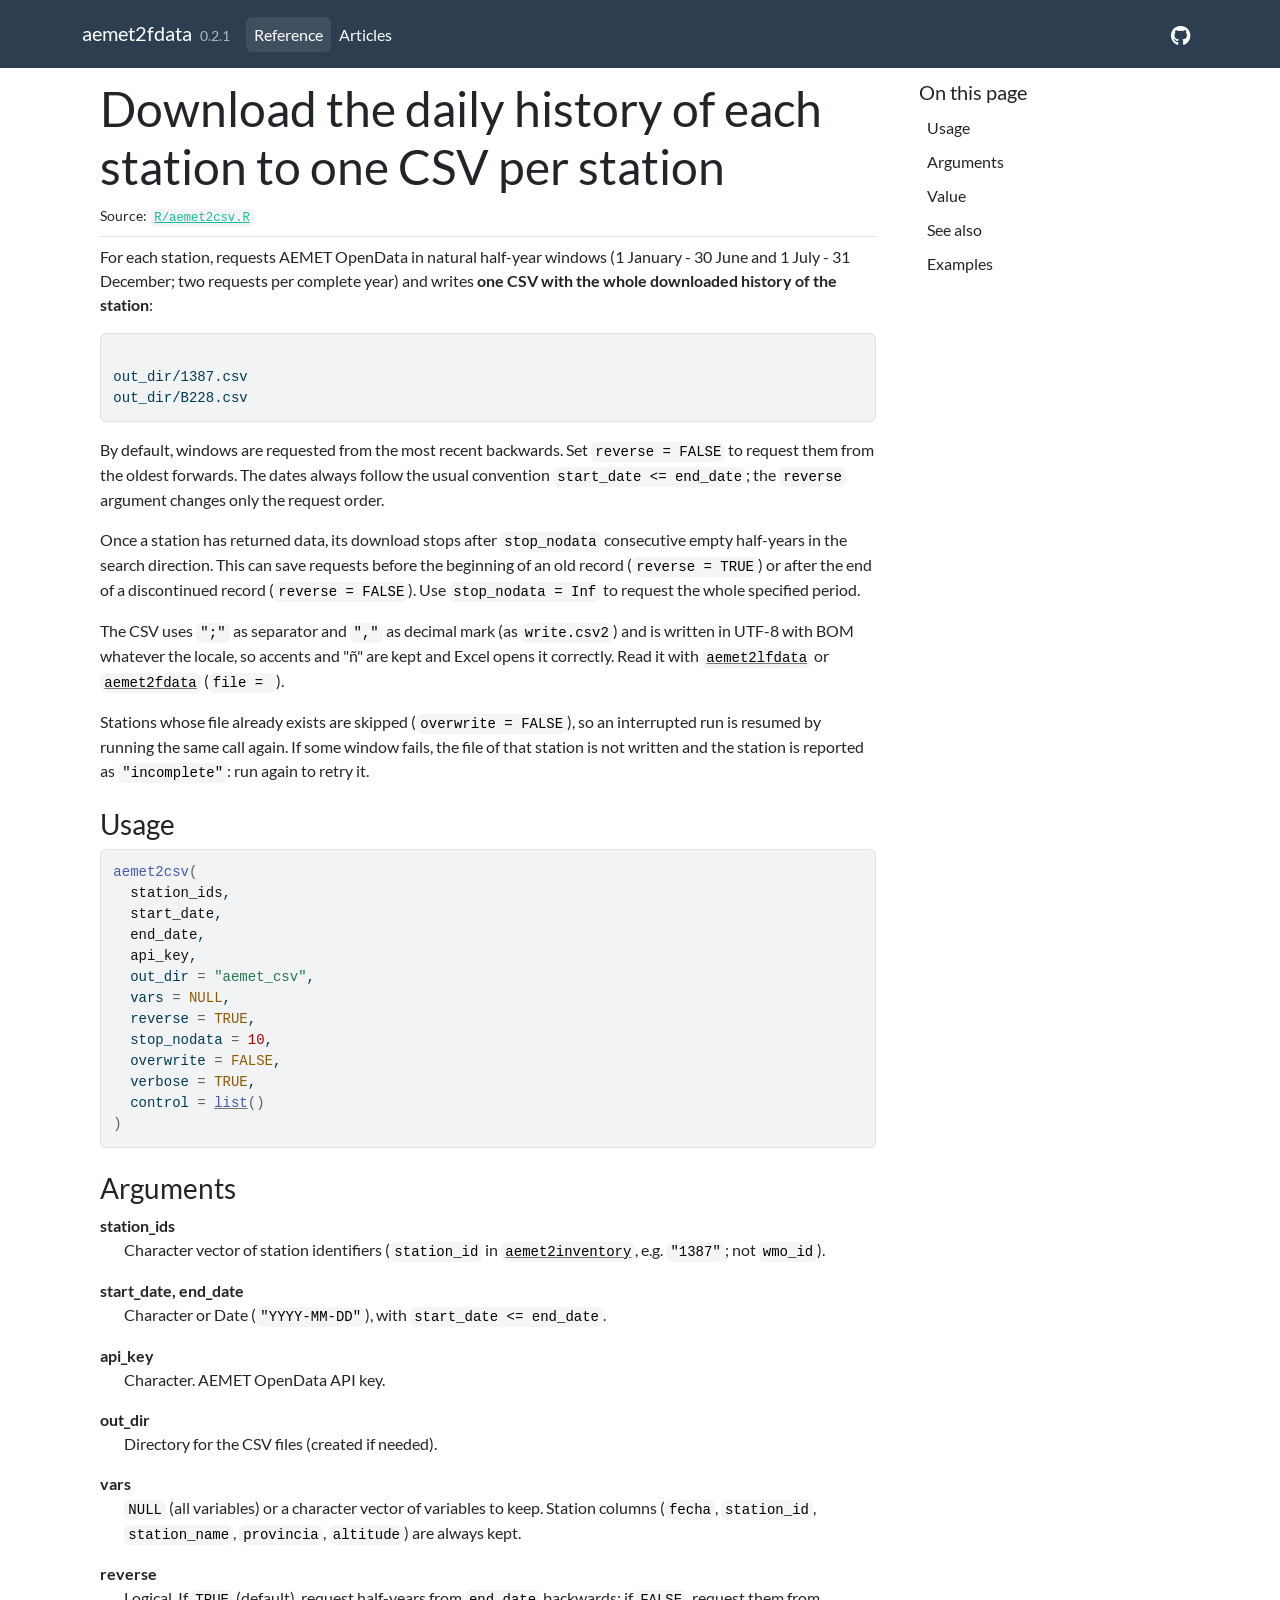
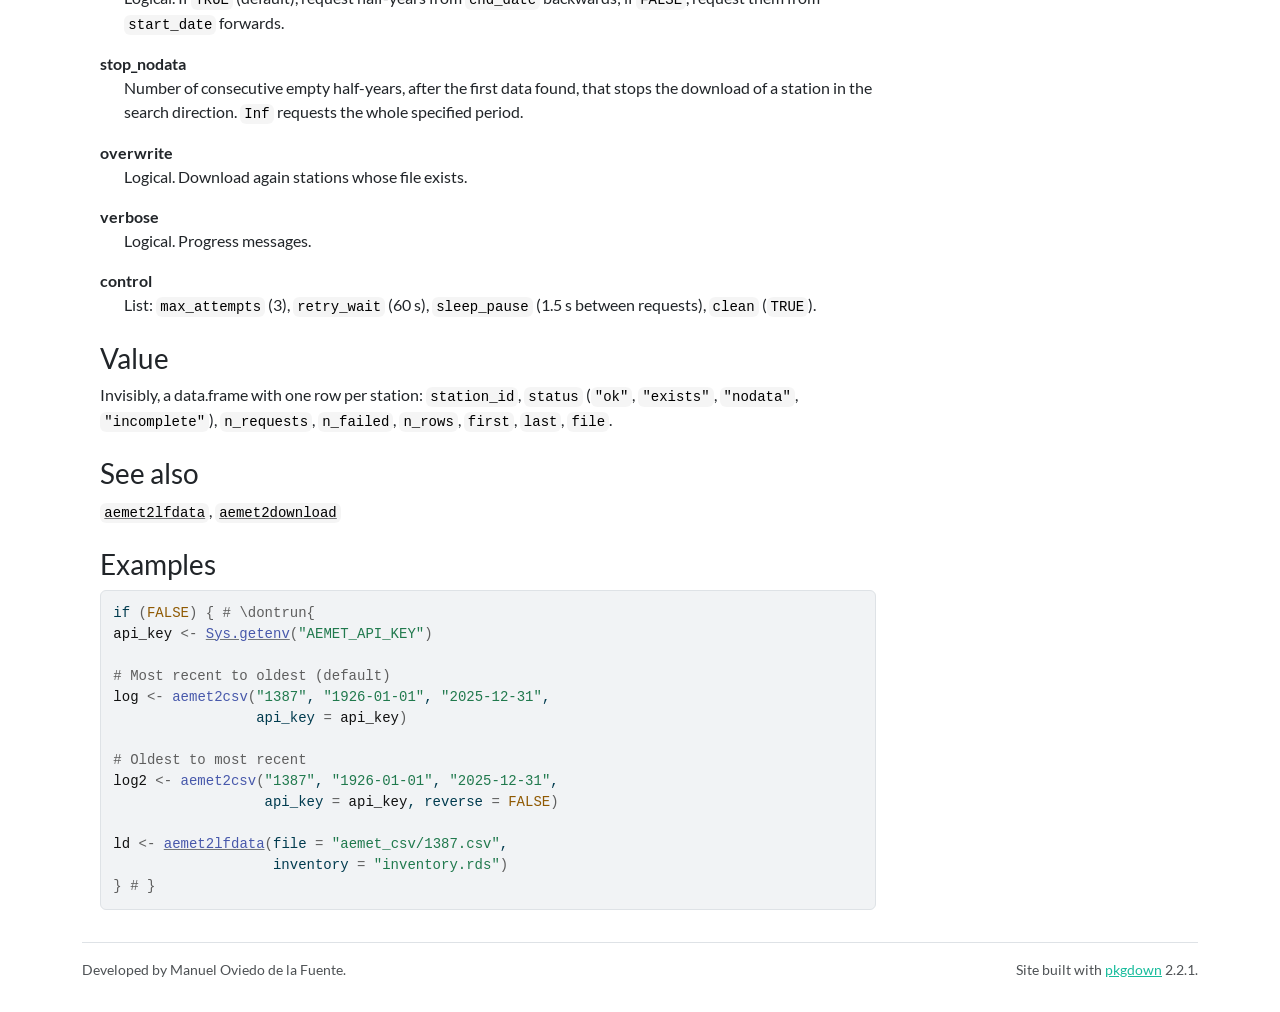
<file: docs/reference/aemet2csv.html>
<!DOCTYPE html>
<!-- Generated by pkgdown: do not edit by hand --><html lang="en"><head><meta http-equiv="Content-Type" content="text/html; charset=UTF-8"><meta charset="utf-8"><meta http-equiv="X-UA-Compatible" content="IE=edge"><meta name="viewport" content="width=device-width, initial-scale=1, shrink-to-fit=no"><title>Download the daily history of each station to one CSV per station — aemet2csv • aemet2fdata</title><script src="../deps/jquery-3.6.0/jquery-3.6.0.min.js"></script><meta name="viewport" content="width=device-width, initial-scale=1, shrink-to-fit=no"><link href="../deps/bootstrap-5.3.8/bootstrap.min.css" rel="stylesheet"><script src="../deps/bootstrap-5.3.8/bootstrap.bundle.min.js"></script><link href="../deps/font-awesome-6.5.2/css/all.min.css" rel="stylesheet"><link href="../deps/font-awesome-6.5.2/css/v4-shims.min.css" rel="stylesheet"><script src="../deps/headroom-0.11.0/headroom.min.js"></script><script src="../deps/headroom-0.11.0/jQuery.headroom.min.js"></script><script src="../deps/bootstrap-toc-1.0.1/bootstrap-toc.min.js"></script><script src="../deps/clipboard.js-2.0.11/clipboard.min.js"></script><script src="../deps/search-1.0.0/autocomplete.jquery.min.js"></script><script src="../deps/search-1.0.0/fuse.min.js"></script><script src="../deps/search-1.0.0/mark.min.js"></script><!-- pkgdown --><script src="../pkgdown.js"></script><meta property="og:title" content="Download the daily history of each station to one CSV per station — aemet2csv"><meta name="description" content='For each station, requests AEMET OpenData in natural half-year windows
(1 January - 30 June and 1 July - 31 December; two requests per complete
year) and writes one CSV with the whole downloaded history of the
station:
out_dir/1387.csv
out_dir/B228.csv


By default, windows are requested from the most recent backwards. Set
reverse = FALSE to request them from the oldest forwards. The dates
always follow the usual convention start_date &amp;lt;= end_date; the
reverse argument changes only the request order.
Once a station has returned data, its download stops after
stop_nodata consecutive empty half-years in the search direction.
This can save requests before the beginning of an old record
(reverse = TRUE) or after the end of a discontinued record
(reverse = FALSE). Use stop_nodata = Inf to request the whole
specified period.
The CSV uses ";" as separator and "," as decimal mark
(as write.csv2) and is written in UTF-8 with BOM whatever the locale,
so accents and "ñ" are kept and Excel opens it correctly. Read it with
aemet2lfdata or aemet2fdata (file = ).
Stations whose file already exists are skipped (overwrite = FALSE),
so an interrupted run is resumed by running the same call again. If some
window fails, the file of that station is not written and the station is
reported as "incomplete": run again to retry it.'><meta property="og:description" content='For each station, requests AEMET OpenData in natural half-year windows
(1 January - 30 June and 1 July - 31 December; two requests per complete
year) and writes one CSV with the whole downloaded history of the
station:
out_dir/1387.csv
out_dir/B228.csv


By default, windows are requested from the most recent backwards. Set
reverse = FALSE to request them from the oldest forwards. The dates
always follow the usual convention start_date &amp;lt;= end_date; the
reverse argument changes only the request order.
Once a station has returned data, its download stops after
stop_nodata consecutive empty half-years in the search direction.
This can save requests before the beginning of an old record
(reverse = TRUE) or after the end of a discontinued record
(reverse = FALSE). Use stop_nodata = Inf to request the whole
specified period.
The CSV uses ";" as separator and "," as decimal mark
(as write.csv2) and is written in UTF-8 with BOM whatever the locale,
so accents and "ñ" are kept and Excel opens it correctly. Read it with
aemet2lfdata or aemet2fdata (file = ).
Stations whose file already exists are skipped (overwrite = FALSE),
so an interrupted run is resumed by running the same call again. If some
window fails, the file of that station is not written and the station is
reported as "incomplete": run again to retry it.'></head><body>
    <a href="#main" class="visually-hidden-focusable">Skip to contents</a>


    <nav class="navbar navbar-expand-lg fixed-top bg-primary" data-bs-theme="dark" aria-label="Site navigation"><div class="container">

    <a class="navbar-brand me-2" href="../index.html">aemet2fdata</a>

    <small class="nav-text text-muted me-auto" data-bs-toggle="tooltip" data-bs-placement="bottom" title="Released version">0.2.1</small>


    <button class="navbar-toggler" type="button" data-bs-toggle="collapse" data-bs-target="#navbar" aria-controls="navbar" aria-expanded="false" aria-label="Toggle navigation">
      <span class="navbar-toggler-icon"></span>
    </button>

    <div id="navbar" class="collapse navbar-collapse ms-3">
      <ul class="navbar-nav me-auto"><li class="active nav-item"><a class="nav-link" href="../reference/index.html">Reference</a></li>
<li class="nav-item"><a class="nav-link" href="../articles/index.html">Articles</a></li>
      </ul><ul class="navbar-nav"><li class="nav-item"><a class="external-link nav-link" href="https://github.com/moviedo5/aemet2fdata/" aria-label="GitHub"><span class="fa fab fa-github fa-lg"></span></a></li>
      </ul></div>


  </div>
</nav><div class="container template-reference-topic">
<div class="row">
  <main id="main" class="col-md-9"><div class="page-header">

      <h1>Download the daily history of each station to one CSV per station</h1>
      <small class="dont-index">Source: <a href="https://github.com/moviedo5/aemet2fdata/blob/HEAD/R/aemet2csv.R" class="external-link"><code>R/aemet2csv.R</code></a></small>
      <div class="d-none name"><code>aemet2csv.Rd</code></div>
    </div>

    <div class="ref-description section level2">
    <p>For each station, requests AEMET OpenData in natural half-year windows
(1 January - 30 June and 1 July - 31 December; two requests per complete
year) and writes <strong>one CSV with the whole downloaded history of the
station</strong>:</p><div class="sourceCode"><pre><code>
out_dir/1387.csv
out_dir/B228.csv
</code></pre></div>

<p>By default, windows are requested from the most recent backwards. Set
<code>reverse = FALSE</code> to request them from the oldest forwards. The dates
always follow the usual convention <code>start_date &lt;= end_date</code>; the
<code>reverse</code> argument changes only the request order.</p>
<p>Once a station has returned data, its download stops after
<code>stop_nodata</code> consecutive empty half-years in the search direction.
This can save requests before the beginning of an old record
(<code>reverse = TRUE</code>) or after the end of a discontinued record
(<code>reverse = FALSE</code>). Use <code>stop_nodata = Inf</code> to request the whole
specified period.</p>
<p>The CSV uses <code>";"</code> as separator and <code>","</code> as decimal mark
(as <code>write.csv2</code>) and is written in UTF-8 with BOM whatever the locale,
so accents and "ñ" are kept and Excel opens it correctly. Read it with
<code><a href="aemet2lfdata.html">aemet2lfdata</a></code> or <code><a href="aemet2fdata.html">aemet2fdata</a></code> (<code>file = </code>).</p>
<p>Stations whose file already exists are skipped (<code>overwrite = FALSE</code>),
so an interrupted run is resumed by running the same call again. If some
window fails, the file of that station is not written and the station is
reported as <code>"incomplete"</code>: run again to retry it.</p>
    </div>

    <div class="section level2">
    <h2 id="ref-usage">Usage<a class="anchor" aria-label="anchor" href="#ref-usage"></a></h2>
    <div class="sourceCode"><pre class="sourceCode r"><code><span><span class="fu">aemet2csv</span><span class="op">(</span></span>
<span>  <span class="va">station_ids</span>,</span>
<span>  <span class="va">start_date</span>,</span>
<span>  <span class="va">end_date</span>,</span>
<span>  <span class="va">api_key</span>,</span>
<span>  out_dir <span class="op">=</span> <span class="st">"aemet_csv"</span>,</span>
<span>  vars <span class="op">=</span> <span class="cn">NULL</span>,</span>
<span>  reverse <span class="op">=</span> <span class="cn">TRUE</span>,</span>
<span>  stop_nodata <span class="op">=</span> <span class="fl">10</span>,</span>
<span>  overwrite <span class="op">=</span> <span class="cn">FALSE</span>,</span>
<span>  verbose <span class="op">=</span> <span class="cn">TRUE</span>,</span>
<span>  control <span class="op">=</span> <span class="fu"><a href="https://rdrr.io/r/base/list.html" class="external-link">list</a></span><span class="op">(</span><span class="op">)</span></span>
<span><span class="op">)</span></span></code></pre></div>
    </div>

    <div class="section level2">
    <h2 id="arguments">Arguments<a class="anchor" aria-label="anchor" href="#arguments"></a></h2>


<dl><dt id="arg-station-ids">station_ids<a class="anchor" aria-label="anchor" href="#arg-station-ids"></a></dt>
<dd><p>Character vector of station identifiers
(<code>station_id</code> in <code><a href="aemet2inventory.html">aemet2inventory</a></code>, e.g. <code>"1387"</code>;
not <code>wmo_id</code>).</p></dd>


<dt id="arg-start-date-end-date">start_date, end_date<a class="anchor" aria-label="anchor" href="#arg-start-date-end-date"></a></dt>
<dd><p>Character or Date (<code>"YYYY-MM-DD"</code>), with
<code>start_date &lt;= end_date</code>.</p></dd>


<dt id="arg-api-key">api_key<a class="anchor" aria-label="anchor" href="#arg-api-key"></a></dt>
<dd><p>Character. AEMET OpenData API key.</p></dd>


<dt id="arg-out-dir">out_dir<a class="anchor" aria-label="anchor" href="#arg-out-dir"></a></dt>
<dd><p>Directory for the CSV files (created if needed).</p></dd>


<dt id="arg-vars">vars<a class="anchor" aria-label="anchor" href="#arg-vars"></a></dt>
<dd><p><code>NULL</code> (all variables) or a character vector of variables
to keep. Station columns (<code>fecha</code>, <code>station_id</code>,
<code>station_name</code>, <code>provincia</code>, <code>altitude</code>) are always kept.</p></dd>


<dt id="arg-reverse">reverse<a class="anchor" aria-label="anchor" href="#arg-reverse"></a></dt>
<dd><p>Logical. If <code>TRUE</code> (default), request half-years from
<code>end_date</code> backwards; if <code>FALSE</code>, request them from
<code>start_date</code> forwards.</p></dd>


<dt id="arg-stop-nodata">stop_nodata<a class="anchor" aria-label="anchor" href="#arg-stop-nodata"></a></dt>
<dd><p>Number of consecutive empty half-years, after the first
data found, that stops the download of a station in the search direction.
<code>Inf</code> requests the whole specified period.</p></dd>


<dt id="arg-overwrite">overwrite<a class="anchor" aria-label="anchor" href="#arg-overwrite"></a></dt>
<dd><p>Logical. Download again stations whose file exists.</p></dd>


<dt id="arg-verbose">verbose<a class="anchor" aria-label="anchor" href="#arg-verbose"></a></dt>
<dd><p>Logical. Progress messages.</p></dd>


<dt id="arg-control">control<a class="anchor" aria-label="anchor" href="#arg-control"></a></dt>
<dd><p>List: <code>max_attempts</code> (3), <code>retry_wait</code> (60 s),
<code>sleep_pause</code> (1.5 s between requests), <code>clean</code> (<code>TRUE</code>).</p></dd>

</dl></div>
    <div class="section level2">
    <h2 id="value">Value<a class="anchor" aria-label="anchor" href="#value"></a></h2>
    <p>Invisibly, a data.frame with one row per station:
<code>station_id</code>, <code>status</code> (<code>"ok"</code>, <code>"exists"</code>,
<code>"nodata"</code>, <code>"incomplete"</code>), <code>n_requests</code>,
<code>n_failed</code>, <code>n_rows</code>, <code>first</code>, <code>last</code>, <code>file</code>.</p>
    </div>
    <div class="section level2">
    <h2 id="see-also">See also<a class="anchor" aria-label="anchor" href="#see-also"></a></h2>
    <div class="dont-index"><p><code><a href="aemet2lfdata.html">aemet2lfdata</a></code>, <code><a href="aemet2download.html">aemet2download</a></code></p></div>
    </div>

    <div class="section level2">
    <h2 id="ref-examples">Examples<a class="anchor" aria-label="anchor" href="#ref-examples"></a></h2>
    <div class="sourceCode"><pre class="sourceCode r"><code><span class="r-in"><span><span class="kw">if</span> <span class="op">(</span><span class="cn">FALSE</span><span class="op">)</span> <span class="op">{</span> <span class="co"># \dontrun{</span></span></span>
<span class="r-in"><span><span class="va">api_key</span> <span class="op">&lt;-</span> <span class="fu"><a href="https://rdrr.io/r/base/Sys.getenv.html" class="external-link">Sys.getenv</a></span><span class="op">(</span><span class="st">"AEMET_API_KEY"</span><span class="op">)</span></span></span>
<span class="r-in"><span></span></span>
<span class="r-in"><span><span class="co"># Most recent to oldest (default)</span></span></span>
<span class="r-in"><span><span class="va">log</span> <span class="op">&lt;-</span> <span class="fu">aemet2csv</span><span class="op">(</span><span class="st">"1387"</span>, <span class="st">"1926-01-01"</span>, <span class="st">"2025-12-31"</span>,</span></span>
<span class="r-in"><span>                 api_key <span class="op">=</span> <span class="va">api_key</span><span class="op">)</span></span></span>
<span class="r-in"><span></span></span>
<span class="r-in"><span><span class="co"># Oldest to most recent</span></span></span>
<span class="r-in"><span><span class="va">log2</span> <span class="op">&lt;-</span> <span class="fu">aemet2csv</span><span class="op">(</span><span class="st">"1387"</span>, <span class="st">"1926-01-01"</span>, <span class="st">"2025-12-31"</span>,</span></span>
<span class="r-in"><span>                  api_key <span class="op">=</span> <span class="va">api_key</span>, reverse <span class="op">=</span> <span class="cn">FALSE</span><span class="op">)</span></span></span>
<span class="r-in"><span></span></span>
<span class="r-in"><span><span class="va">ld</span> <span class="op">&lt;-</span> <span class="fu"><a href="aemet2lfdata.html">aemet2lfdata</a></span><span class="op">(</span>file <span class="op">=</span> <span class="st">"aemet_csv/1387.csv"</span>,</span></span>
<span class="r-in"><span>                   inventory <span class="op">=</span> <span class="st">"inventory.rds"</span><span class="op">)</span></span></span>
<span class="r-in"><span><span class="op">}</span> <span class="co"># }</span></span></span>
</code></pre></div>
    </div>
  </main><aside class="col-md-3"><nav id="toc" aria-label="Table of contents"><h2>On this page</h2>
    </nav></aside></div>


    <footer><div class="pkgdown-footer-left">
  <p>Developed by Manuel Oviedo de la Fuente.</p>
</div>

<div class="pkgdown-footer-right">
  <p>Site built with <a href="https://pkgdown.r-lib.org/" class="external-link">pkgdown</a> 2.2.1.</p>
</div>

    </footer></div>





  </body></html>
</file>
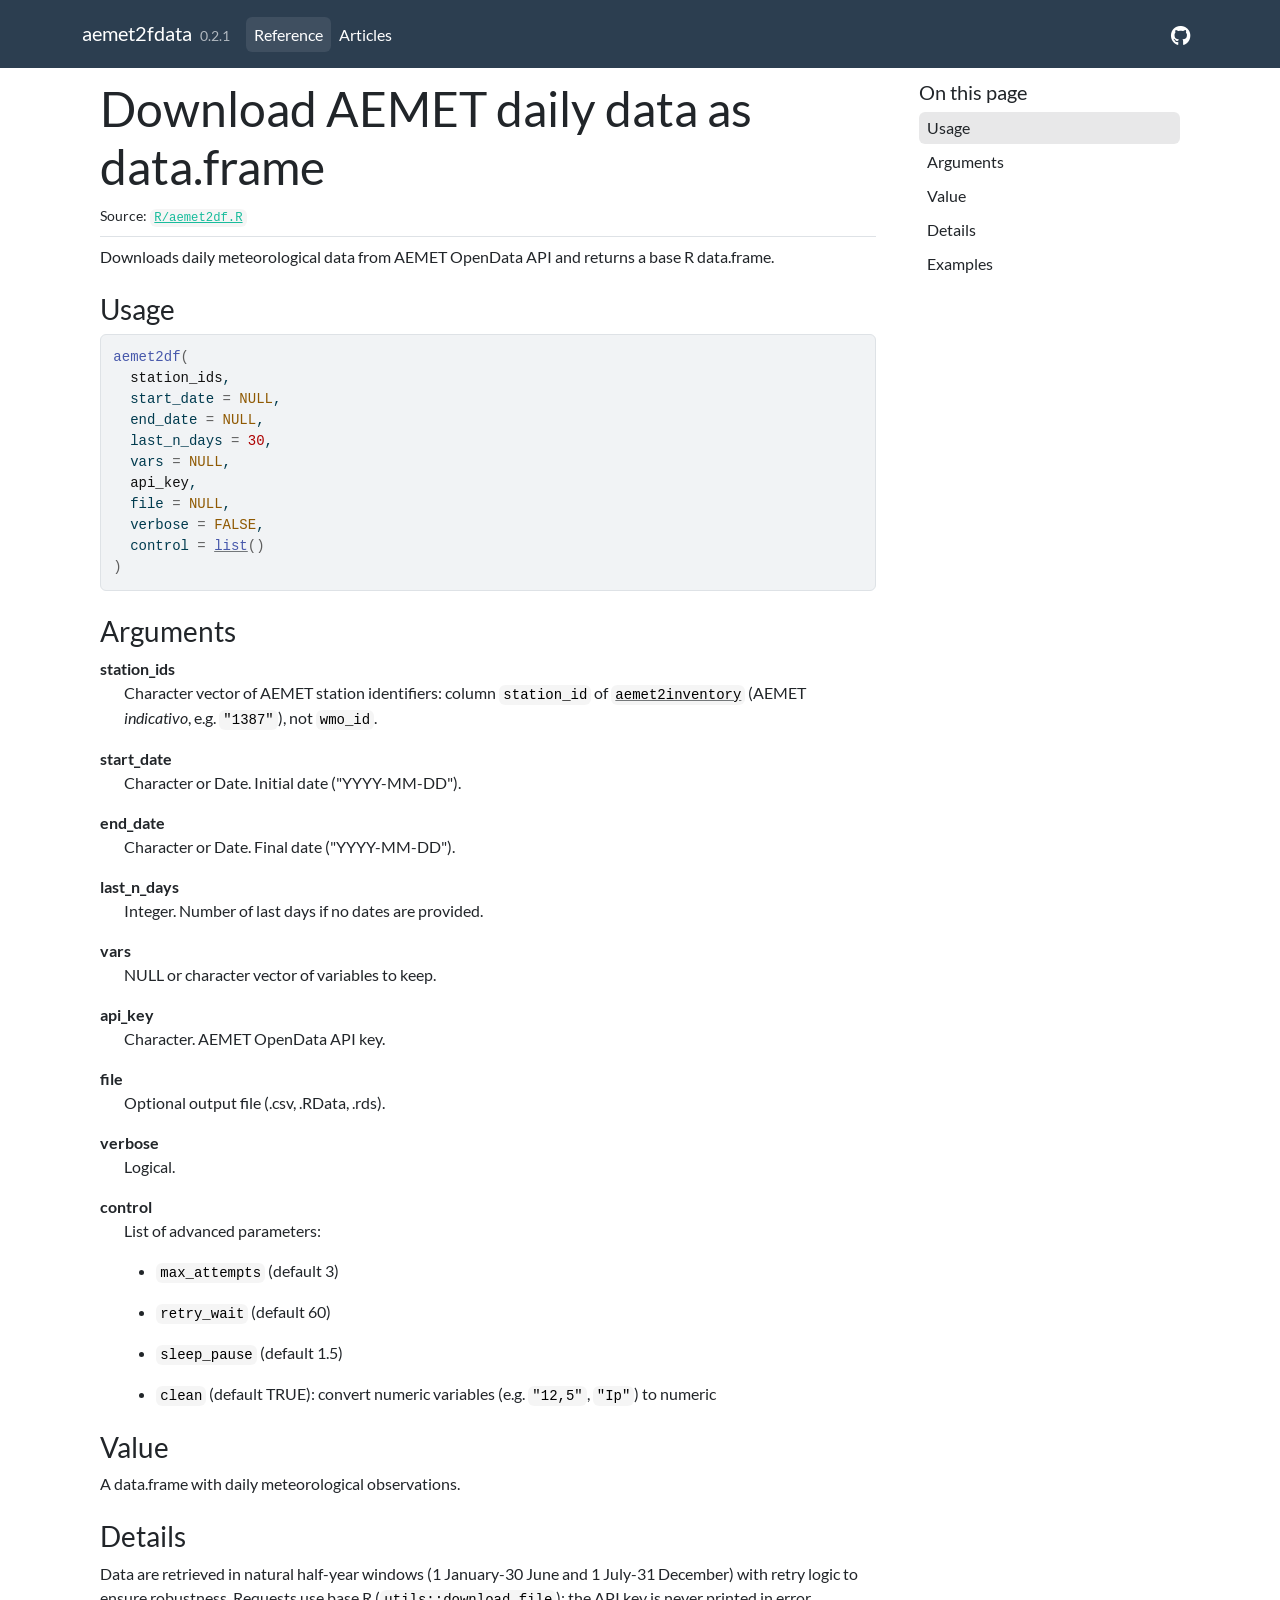
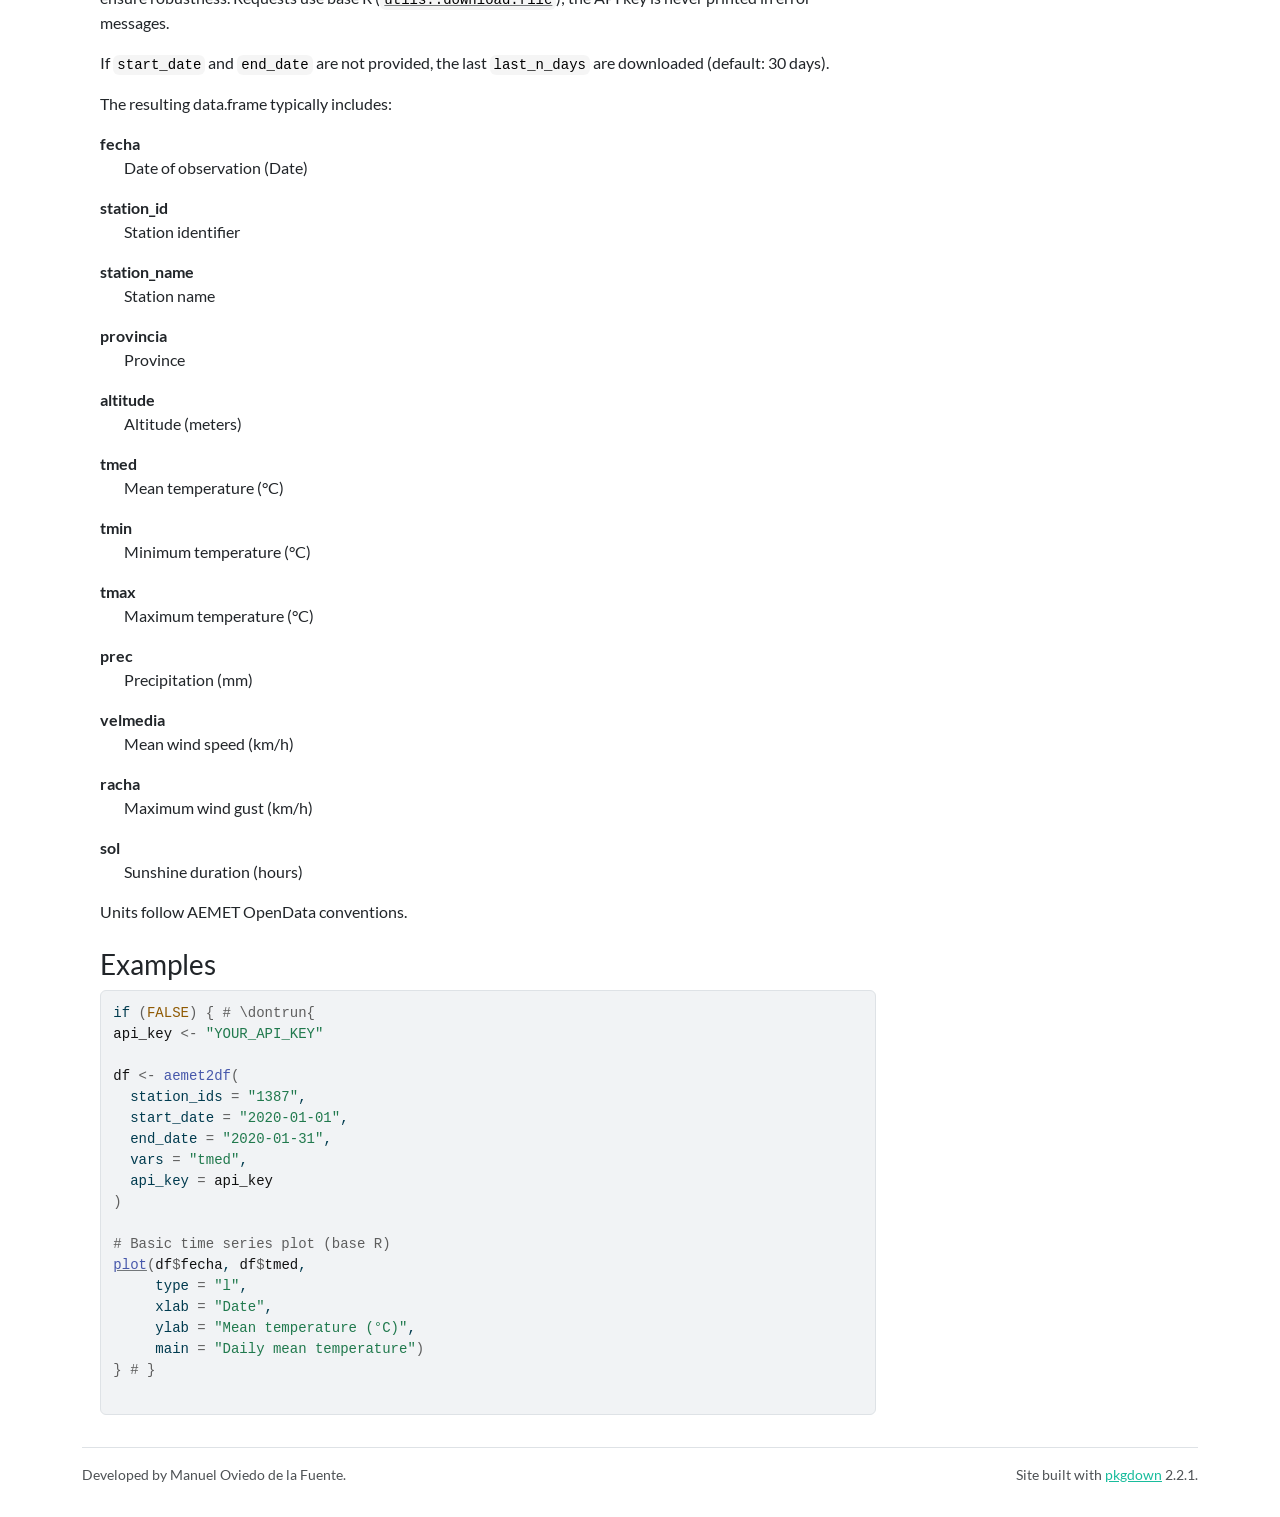
<file: docs/reference/aemet2df.html>
<!DOCTYPE html>
<!-- Generated by pkgdown: do not edit by hand --><html lang="en"><head><meta http-equiv="Content-Type" content="text/html; charset=UTF-8"><meta charset="utf-8"><meta http-equiv="X-UA-Compatible" content="IE=edge"><meta name="viewport" content="width=device-width, initial-scale=1, shrink-to-fit=no"><title>Download AEMET daily data as data.frame — aemet2df • aemet2fdata</title><script src="../deps/jquery-3.6.0/jquery-3.6.0.min.js"></script><meta name="viewport" content="width=device-width, initial-scale=1, shrink-to-fit=no"><link href="../deps/bootstrap-5.3.8/bootstrap.min.css" rel="stylesheet"><script src="../deps/bootstrap-5.3.8/bootstrap.bundle.min.js"></script><link href="../deps/font-awesome-6.5.2/css/all.min.css" rel="stylesheet"><link href="../deps/font-awesome-6.5.2/css/v4-shims.min.css" rel="stylesheet"><script src="../deps/headroom-0.11.0/headroom.min.js"></script><script src="../deps/headroom-0.11.0/jQuery.headroom.min.js"></script><script src="../deps/bootstrap-toc-1.0.1/bootstrap-toc.min.js"></script><script src="../deps/clipboard.js-2.0.11/clipboard.min.js"></script><script src="../deps/search-1.0.0/autocomplete.jquery.min.js"></script><script src="../deps/search-1.0.0/fuse.min.js"></script><script src="../deps/search-1.0.0/mark.min.js"></script><!-- pkgdown --><script src="../pkgdown.js"></script><meta property="og:title" content="Download AEMET daily data as data.frame — aemet2df"><meta name="description" content="Downloads daily meteorological data from AEMET OpenData API and returns
a base R data.frame."><meta property="og:description" content="Downloads daily meteorological data from AEMET OpenData API and returns
a base R data.frame."></head><body>
    <a href="#main" class="visually-hidden-focusable">Skip to contents</a>


    <nav class="navbar navbar-expand-lg fixed-top bg-primary" data-bs-theme="dark" aria-label="Site navigation"><div class="container">

    <a class="navbar-brand me-2" href="../index.html">aemet2fdata</a>

    <small class="nav-text text-muted me-auto" data-bs-toggle="tooltip" data-bs-placement="bottom" title="Released version">0.2.1</small>


    <button class="navbar-toggler" type="button" data-bs-toggle="collapse" data-bs-target="#navbar" aria-controls="navbar" aria-expanded="false" aria-label="Toggle navigation">
      <span class="navbar-toggler-icon"></span>
    </button>

    <div id="navbar" class="collapse navbar-collapse ms-3">
      <ul class="navbar-nav me-auto"><li class="active nav-item"><a class="nav-link" href="../reference/index.html">Reference</a></li>
<li class="nav-item"><a class="nav-link" href="../articles/index.html">Articles</a></li>
      </ul><ul class="navbar-nav"><li class="nav-item"><a class="external-link nav-link" href="https://github.com/moviedo5/aemet2fdata/" aria-label="GitHub"><span class="fa fab fa-github fa-lg"></span></a></li>
      </ul></div>


  </div>
</nav><div class="container template-reference-topic">
<div class="row">
  <main id="main" class="col-md-9"><div class="page-header">

      <h1>Download AEMET daily data as data.frame</h1>
      <small class="dont-index">Source: <a href="https://github.com/moviedo5/aemet2fdata/blob/HEAD/R/aemet2df.R" class="external-link"><code>R/aemet2df.R</code></a></small>
      <div class="d-none name"><code>aemet2df.Rd</code></div>
    </div>

    <div class="ref-description section level2">
    <p>Downloads daily meteorological data from AEMET OpenData API and returns
a base R data.frame.</p>
    </div>

    <div class="section level2">
    <h2 id="ref-usage">Usage<a class="anchor" aria-label="anchor" href="#ref-usage"></a></h2>
    <div class="sourceCode"><pre class="sourceCode r"><code><span><span class="fu">aemet2df</span><span class="op">(</span></span>
<span>  <span class="va">station_ids</span>,</span>
<span>  start_date <span class="op">=</span> <span class="cn">NULL</span>,</span>
<span>  end_date <span class="op">=</span> <span class="cn">NULL</span>,</span>
<span>  last_n_days <span class="op">=</span> <span class="fl">30</span>,</span>
<span>  vars <span class="op">=</span> <span class="cn">NULL</span>,</span>
<span>  <span class="va">api_key</span>,</span>
<span>  file <span class="op">=</span> <span class="cn">NULL</span>,</span>
<span>  verbose <span class="op">=</span> <span class="cn">FALSE</span>,</span>
<span>  control <span class="op">=</span> <span class="fu"><a href="https://rdrr.io/r/base/list.html" class="external-link">list</a></span><span class="op">(</span><span class="op">)</span></span>
<span><span class="op">)</span></span></code></pre></div>
    </div>

    <div class="section level2">
    <h2 id="arguments">Arguments<a class="anchor" aria-label="anchor" href="#arguments"></a></h2>


<dl><dt id="arg-station-ids">station_ids<a class="anchor" aria-label="anchor" href="#arg-station-ids"></a></dt>
<dd><p>Character vector of AEMET station identifiers: column
<code>station_id</code> of <code><a href="aemet2inventory.html">aemet2inventory</a></code> (AEMET
<em>indicativo</em>, e.g. <code>"1387"</code>), not <code>wmo_id</code>.</p></dd>


<dt id="arg-start-date">start_date<a class="anchor" aria-label="anchor" href="#arg-start-date"></a></dt>
<dd><p>Character or Date. Initial date ("YYYY-MM-DD").</p></dd>


<dt id="arg-end-date">end_date<a class="anchor" aria-label="anchor" href="#arg-end-date"></a></dt>
<dd><p>Character or Date. Final date ("YYYY-MM-DD").</p></dd>


<dt id="arg-last-n-days">last_n_days<a class="anchor" aria-label="anchor" href="#arg-last-n-days"></a></dt>
<dd><p>Integer. Number of last days if no dates are provided.</p></dd>


<dt id="arg-vars">vars<a class="anchor" aria-label="anchor" href="#arg-vars"></a></dt>
<dd><p>NULL or character vector of variables to keep.</p></dd>


<dt id="arg-api-key">api_key<a class="anchor" aria-label="anchor" href="#arg-api-key"></a></dt>
<dd><p>Character. AEMET OpenData API key.</p></dd>


<dt id="arg-file">file<a class="anchor" aria-label="anchor" href="#arg-file"></a></dt>
<dd><p>Optional output file (.csv, .RData, .rds).</p></dd>


<dt id="arg-verbose">verbose<a class="anchor" aria-label="anchor" href="#arg-verbose"></a></dt>
<dd><p>Logical.</p></dd>


<dt id="arg-control">control<a class="anchor" aria-label="anchor" href="#arg-control"></a></dt>
<dd><p>List of advanced parameters:</p><ul><li><p><code>max_attempts</code> (default 3)</p></li>
<li><p><code>retry_wait</code> (default 60)</p></li>
<li><p><code>sleep_pause</code> (default 1.5)</p></li>
<li><p><code>clean</code> (default TRUE): convert numeric variables
(e.g. <code>"12,5"</code>, <code>"Ip"</code>) to numeric</p></li>
</ul></dd>

</dl></div>
    <div class="section level2">
    <h2 id="value">Value<a class="anchor" aria-label="anchor" href="#value"></a></h2>
    <p>A data.frame with daily meteorological observations.</p>
    </div>
    <div class="section level2">
    <h2 id="details">Details<a class="anchor" aria-label="anchor" href="#details"></a></h2>
    <p>Data are retrieved in natural half-year windows (1 January-30 June and
1 July-31 December) with retry logic to ensure robustness.
Requests use base R (<code><a href="https://rdrr.io/r/utils/download.file.html" class="external-link">utils::download.file</a></code>); the API key is never
printed in error messages.</p>
<p>If <code>start_date</code> and <code>end_date</code> are not provided, the last
<code>last_n_days</code> are downloaded (default: 30 days).</p>
<p>The resulting data.frame typically includes:</p><dl><dt>fecha</dt>
<dd><p>Date of observation (Date)</p></dd>

<dt>station_id</dt>
<dd><p>Station identifier</p></dd>

<dt>station_name</dt>
<dd><p>Station name</p></dd>

<dt>provincia</dt>
<dd><p>Province</p></dd>

<dt>altitude</dt>
<dd><p>Altitude (meters)</p></dd>

<dt>tmed</dt>
<dd><p>Mean temperature (°C)</p></dd>

<dt>tmin</dt>
<dd><p>Minimum temperature (°C)</p></dd>

<dt>tmax</dt>
<dd><p>Maximum temperature (°C)</p></dd>

<dt>prec</dt>
<dd><p>Precipitation (mm)</p></dd>

<dt>velmedia</dt>
<dd><p>Mean wind speed (km/h)</p></dd>

<dt>racha</dt>
<dd><p>Maximum wind gust (km/h)</p></dd>

<dt>sol</dt>
<dd><p>Sunshine duration (hours)</p></dd>


</dl><p>Units follow AEMET OpenData conventions.</p>
    </div>

    <div class="section level2">
    <h2 id="ref-examples">Examples<a class="anchor" aria-label="anchor" href="#ref-examples"></a></h2>
    <div class="sourceCode"><pre class="sourceCode r"><code><span class="r-in"><span><span class="kw">if</span> <span class="op">(</span><span class="cn">FALSE</span><span class="op">)</span> <span class="op">{</span> <span class="co"># \dontrun{</span></span></span>
<span class="r-in"><span><span class="va">api_key</span> <span class="op">&lt;-</span> <span class="st">"YOUR_API_KEY"</span></span></span>
<span class="r-in"><span></span></span>
<span class="r-in"><span><span class="va">df</span> <span class="op">&lt;-</span> <span class="fu">aemet2df</span><span class="op">(</span></span></span>
<span class="r-in"><span>  station_ids <span class="op">=</span> <span class="st">"1387"</span>,</span></span>
<span class="r-in"><span>  start_date <span class="op">=</span> <span class="st">"2020-01-01"</span>,</span></span>
<span class="r-in"><span>  end_date <span class="op">=</span> <span class="st">"2020-01-31"</span>,</span></span>
<span class="r-in"><span>  vars <span class="op">=</span> <span class="st">"tmed"</span>,</span></span>
<span class="r-in"><span>  api_key <span class="op">=</span> <span class="va">api_key</span></span></span>
<span class="r-in"><span><span class="op">)</span></span></span>
<span class="r-in"><span></span></span>
<span class="r-in"><span><span class="co"># Basic time series plot (base R)</span></span></span>
<span class="r-in"><span><span class="fu"><a href="https://rdrr.io/r/graphics/plot.default.html" class="external-link">plot</a></span><span class="op">(</span><span class="va">df</span><span class="op">$</span><span class="va">fecha</span>, <span class="va">df</span><span class="op">$</span><span class="va">tmed</span>,</span></span>
<span class="r-in"><span>     type <span class="op">=</span> <span class="st">"l"</span>,</span></span>
<span class="r-in"><span>     xlab <span class="op">=</span> <span class="st">"Date"</span>,</span></span>
<span class="r-in"><span>     ylab <span class="op">=</span> <span class="st">"Mean temperature (°C)"</span>,</span></span>
<span class="r-in"><span>     main <span class="op">=</span> <span class="st">"Daily mean temperature"</span><span class="op">)</span></span></span>
<span class="r-in"><span><span class="op">}</span> <span class="co"># }</span></span></span>
<span class="r-in"><span></span></span>
</code></pre></div>
    </div>
  </main><aside class="col-md-3"><nav id="toc" aria-label="Table of contents"><h2>On this page</h2>
    </nav></aside></div>


    <footer><div class="pkgdown-footer-left">
  <p>Developed by Manuel Oviedo de la Fuente.</p>
</div>

<div class="pkgdown-footer-right">
  <p>Site built with <a href="https://pkgdown.r-lib.org/" class="external-link">pkgdown</a> 2.2.1.</p>
</div>

    </footer></div>





  </body></html>
</file>
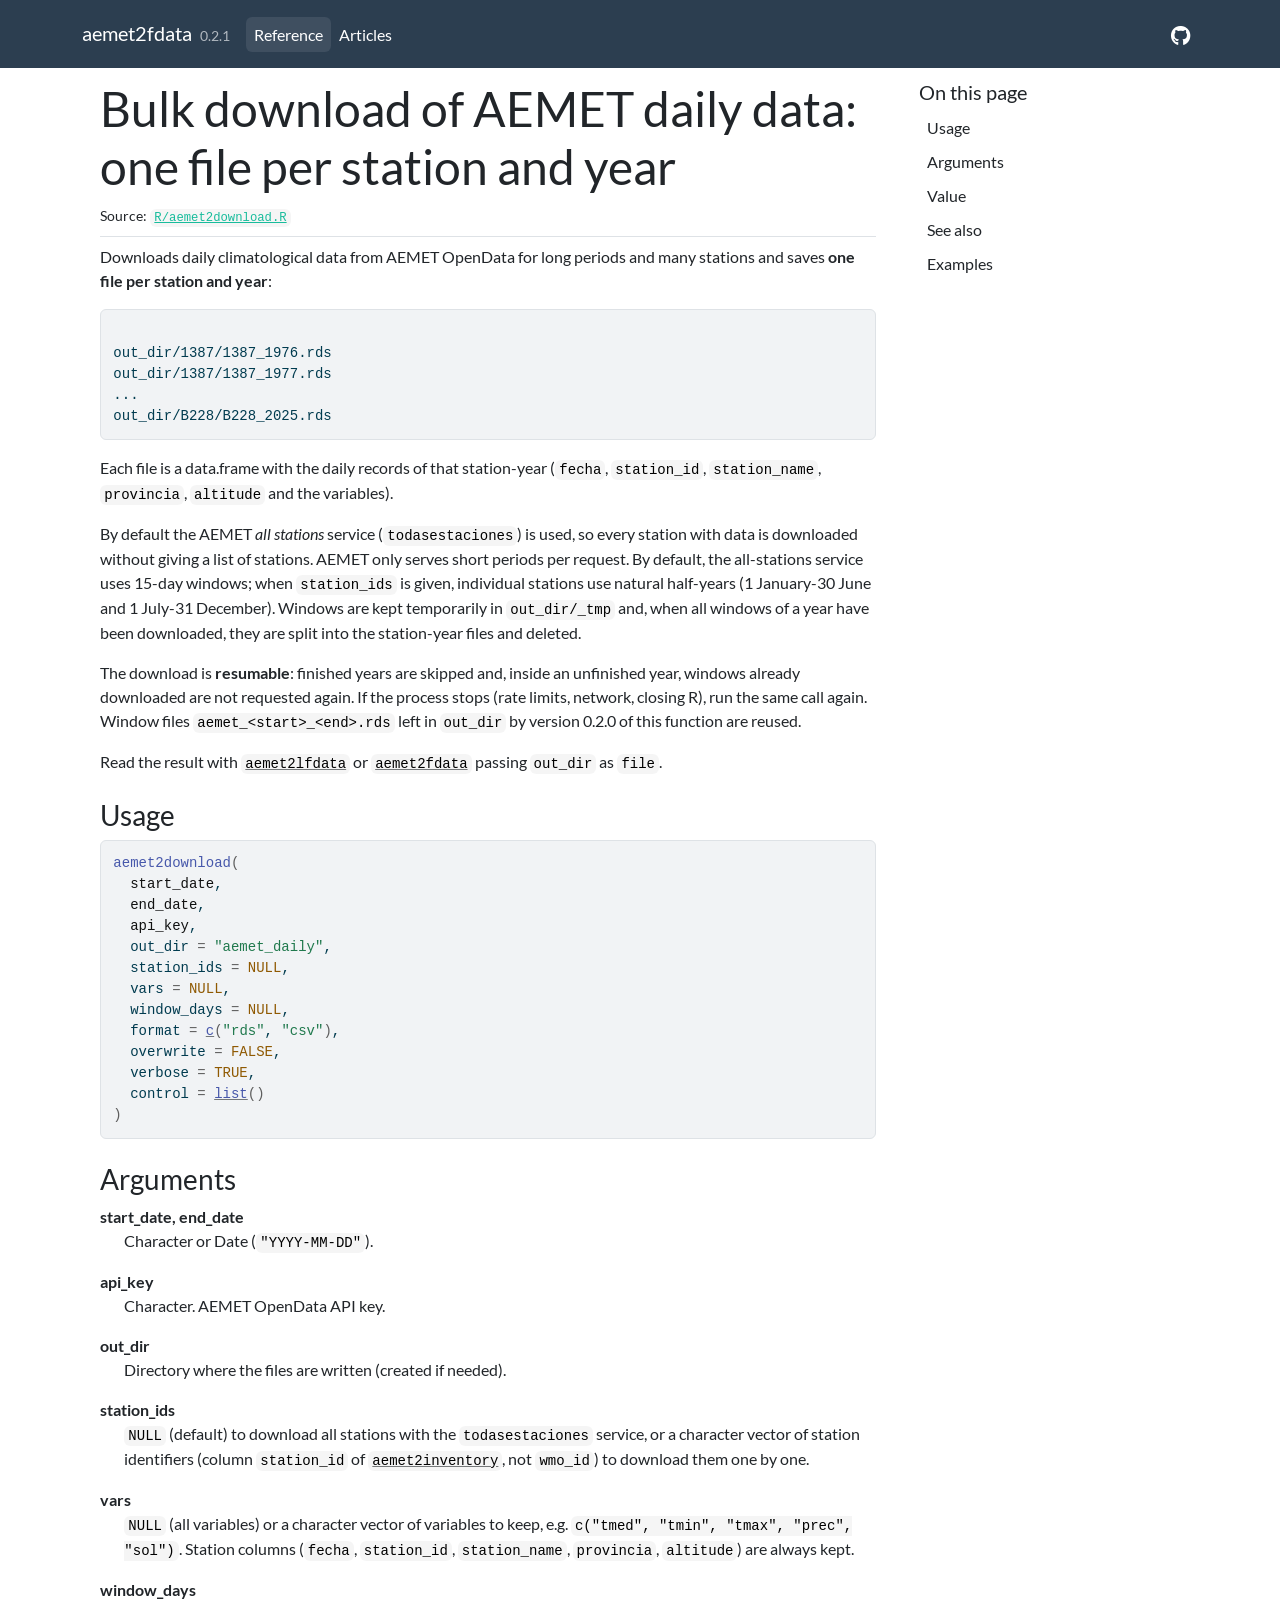
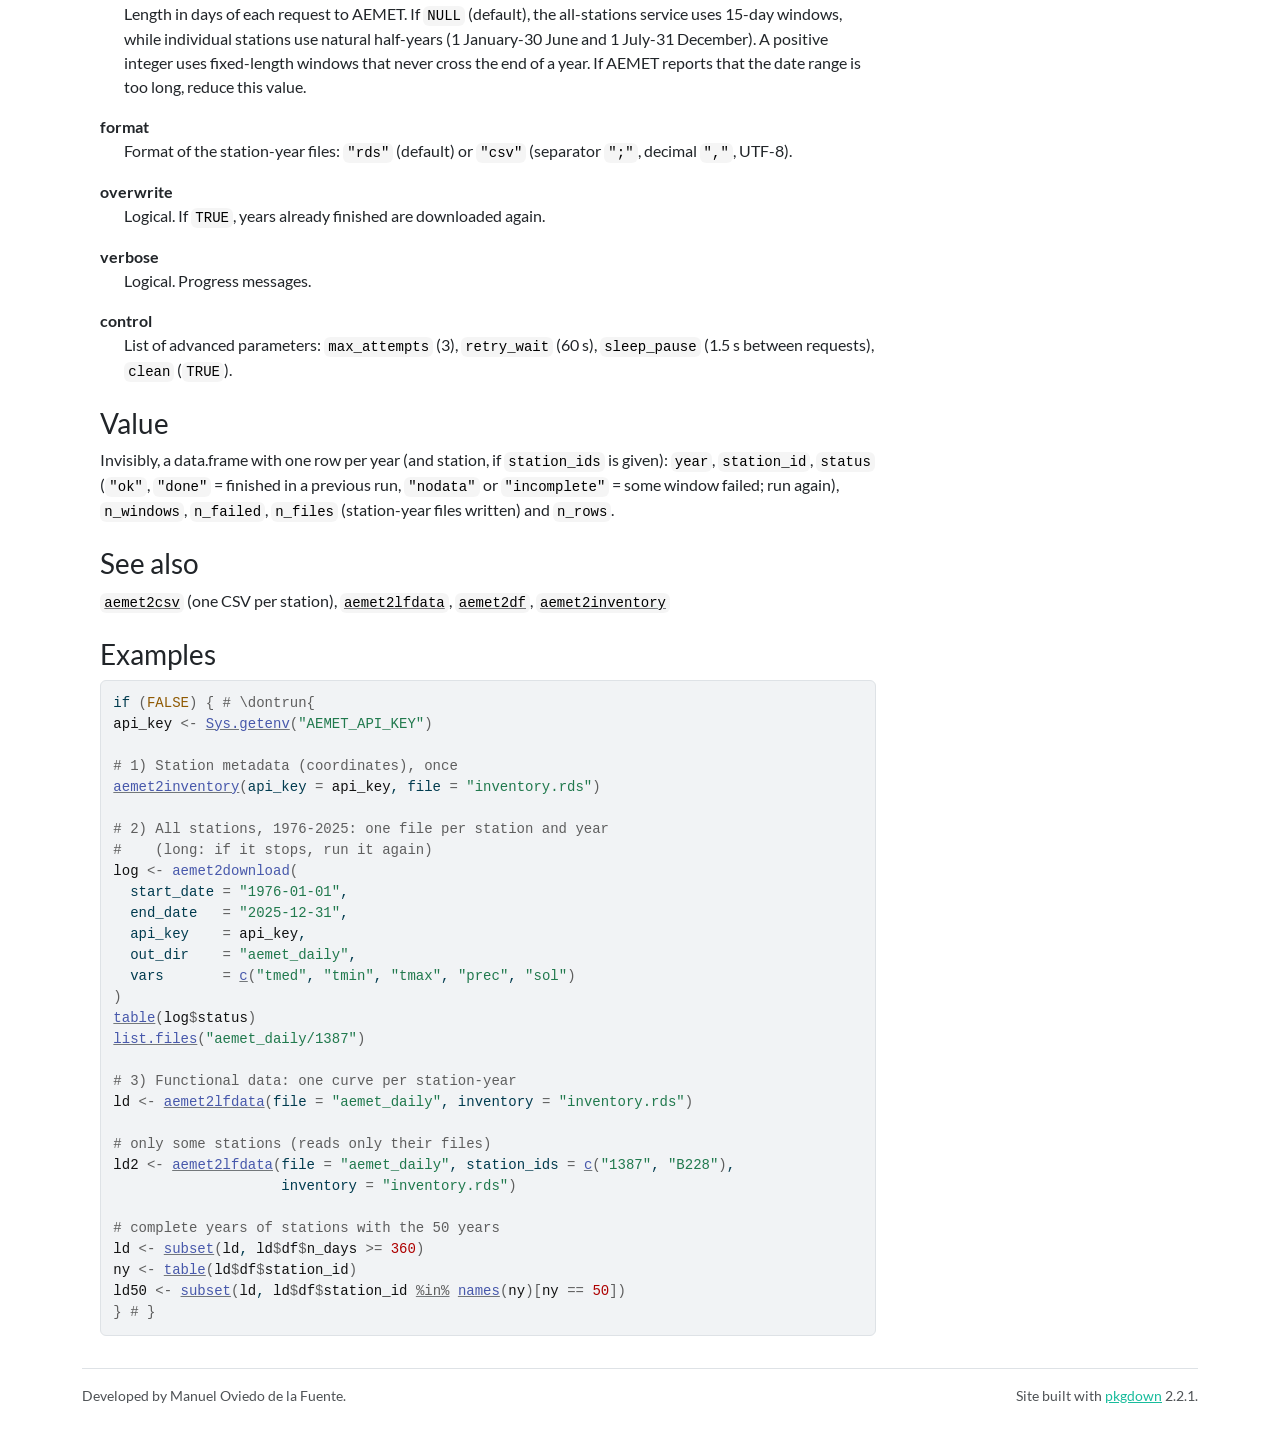
<file: docs/reference/aemet2download.html>
<!DOCTYPE html>
<!-- Generated by pkgdown: do not edit by hand --><html lang="en"><head><meta http-equiv="Content-Type" content="text/html; charset=UTF-8"><meta charset="utf-8"><meta http-equiv="X-UA-Compatible" content="IE=edge"><meta name="viewport" content="width=device-width, initial-scale=1, shrink-to-fit=no"><title>Bulk download of AEMET daily data: one file per station and year — aemet2download • aemet2fdata</title><script src="../deps/jquery-3.6.0/jquery-3.6.0.min.js"></script><meta name="viewport" content="width=device-width, initial-scale=1, shrink-to-fit=no"><link href="../deps/bootstrap-5.3.8/bootstrap.min.css" rel="stylesheet"><script src="../deps/bootstrap-5.3.8/bootstrap.bundle.min.js"></script><link href="../deps/font-awesome-6.5.2/css/all.min.css" rel="stylesheet"><link href="../deps/font-awesome-6.5.2/css/v4-shims.min.css" rel="stylesheet"><script src="../deps/headroom-0.11.0/headroom.min.js"></script><script src="../deps/headroom-0.11.0/jQuery.headroom.min.js"></script><script src="../deps/bootstrap-toc-1.0.1/bootstrap-toc.min.js"></script><script src="../deps/clipboard.js-2.0.11/clipboard.min.js"></script><script src="../deps/search-1.0.0/autocomplete.jquery.min.js"></script><script src="../deps/search-1.0.0/fuse.min.js"></script><script src="../deps/search-1.0.0/mark.min.js"></script><!-- pkgdown --><script src="../pkgdown.js"></script><meta property="og:title" content="Bulk download of AEMET daily data: one file per station and year — aemet2download"><meta name="description" content="Downloads daily climatological data from AEMET OpenData for long periods
and many stations and saves one file per station and year:
out_dir/1387/1387_1976.rds
out_dir/1387/1387_1977.rds
...
out_dir/B228/B228_2025.rds
Each file is a data.frame with the daily records of that station-year
(fecha, station_id, station_name, provincia,
altitude and the variables).
By default the AEMET all stations service (todasestaciones)
is used, so every station with data is downloaded without giving a list
of stations. AEMET only serves short periods per request. By default, the
all-stations service uses 15-day windows; when station_ids is given,
individual stations use natural half-years (1 January-30 June and
1 July-31 December). Windows are kept temporarily in out_dir/_tmp
and, when all windows of a year have been downloaded, they are split into
the station-year files and deleted.
The download is resumable: finished years are skipped and, inside
an unfinished year, windows already downloaded are not requested again.
If the process stops (rate limits, network, closing R), run the same call
again. Window files aemet_&amp;lt;start&amp;gt;_&amp;lt;end&amp;gt;.rds left in out_dir
by version 0.2.0 of this function are reused.
Read the result with aemet2lfdata or
aemet2fdata passing out_dir as file."><meta property="og:description" content="Downloads daily climatological data from AEMET OpenData for long periods
and many stations and saves one file per station and year:
out_dir/1387/1387_1976.rds
out_dir/1387/1387_1977.rds
...
out_dir/B228/B228_2025.rds
Each file is a data.frame with the daily records of that station-year
(fecha, station_id, station_name, provincia,
altitude and the variables).
By default the AEMET all stations service (todasestaciones)
is used, so every station with data is downloaded without giving a list
of stations. AEMET only serves short periods per request. By default, the
all-stations service uses 15-day windows; when station_ids is given,
individual stations use natural half-years (1 January-30 June and
1 July-31 December). Windows are kept temporarily in out_dir/_tmp
and, when all windows of a year have been downloaded, they are split into
the station-year files and deleted.
The download is resumable: finished years are skipped and, inside
an unfinished year, windows already downloaded are not requested again.
If the process stops (rate limits, network, closing R), run the same call
again. Window files aemet_&amp;lt;start&amp;gt;_&amp;lt;end&amp;gt;.rds left in out_dir
by version 0.2.0 of this function are reused.
Read the result with aemet2lfdata or
aemet2fdata passing out_dir as file."></head><body>
    <a href="#main" class="visually-hidden-focusable">Skip to contents</a>


    <nav class="navbar navbar-expand-lg fixed-top bg-primary" data-bs-theme="dark" aria-label="Site navigation"><div class="container">

    <a class="navbar-brand me-2" href="../index.html">aemet2fdata</a>

    <small class="nav-text text-muted me-auto" data-bs-toggle="tooltip" data-bs-placement="bottom" title="Released version">0.2.1</small>


    <button class="navbar-toggler" type="button" data-bs-toggle="collapse" data-bs-target="#navbar" aria-controls="navbar" aria-expanded="false" aria-label="Toggle navigation">
      <span class="navbar-toggler-icon"></span>
    </button>

    <div id="navbar" class="collapse navbar-collapse ms-3">
      <ul class="navbar-nav me-auto"><li class="active nav-item"><a class="nav-link" href="../reference/index.html">Reference</a></li>
<li class="nav-item"><a class="nav-link" href="../articles/index.html">Articles</a></li>
      </ul><ul class="navbar-nav"><li class="nav-item"><a class="external-link nav-link" href="https://github.com/moviedo5/aemet2fdata/" aria-label="GitHub"><span class="fa fab fa-github fa-lg"></span></a></li>
      </ul></div>


  </div>
</nav><div class="container template-reference-topic">
<div class="row">
  <main id="main" class="col-md-9"><div class="page-header">

      <h1>Bulk download of AEMET daily data: one file per station and year</h1>
      <small class="dont-index">Source: <a href="https://github.com/moviedo5/aemet2fdata/blob/HEAD/R/aemet2download.R" class="external-link"><code>R/aemet2download.R</code></a></small>
      <div class="d-none name"><code>aemet2download.Rd</code></div>
    </div>

    <div class="ref-description section level2">
    <p>Downloads daily climatological data from AEMET OpenData for long periods
and many stations and saves <strong>one file per station and year</strong>:</p><div class="sourceCode"><pre><code>
out_dir/1387/1387_1976.rds
out_dir/1387/1387_1977.rds
...
out_dir/B228/B228_2025.rds
</code></pre></div><p>Each file is a data.frame with the daily records of that station-year
(<code>fecha</code>, <code>station_id</code>, <code>station_name</code>, <code>provincia</code>,
<code>altitude</code> and the variables).</p>
<p>By default the AEMET <em>all stations</em> service (<code>todasestaciones</code>)
is used, so every station with data is downloaded without giving a list
of stations. AEMET only serves short periods per request. By default, the
all-stations service uses 15-day windows; when <code>station_ids</code> is given,
individual stations use natural half-years (1 January-30 June and
1 July-31 December). Windows are kept temporarily in <code>out_dir/_tmp</code>
and, when all windows of a year have been downloaded, they are split into
the station-year files and deleted.</p>
<p>The download is <strong>resumable</strong>: finished years are skipped and, inside
an unfinished year, windows already downloaded are not requested again.
If the process stops (rate limits, network, closing R), run the same call
again. Window files <code>aemet_&lt;start&gt;_&lt;end&gt;.rds</code> left in <code>out_dir</code>
by version 0.2.0 of this function are reused.</p>
<p>Read the result with <code><a href="aemet2lfdata.html">aemet2lfdata</a></code> or
<code><a href="aemet2fdata.html">aemet2fdata</a></code> passing <code>out_dir</code> as <code>file</code>.</p>
    </div>

    <div class="section level2">
    <h2 id="ref-usage">Usage<a class="anchor" aria-label="anchor" href="#ref-usage"></a></h2>
    <div class="sourceCode"><pre class="sourceCode r"><code><span><span class="fu">aemet2download</span><span class="op">(</span></span>
<span>  <span class="va">start_date</span>,</span>
<span>  <span class="va">end_date</span>,</span>
<span>  <span class="va">api_key</span>,</span>
<span>  out_dir <span class="op">=</span> <span class="st">"aemet_daily"</span>,</span>
<span>  station_ids <span class="op">=</span> <span class="cn">NULL</span>,</span>
<span>  vars <span class="op">=</span> <span class="cn">NULL</span>,</span>
<span>  window_days <span class="op">=</span> <span class="cn">NULL</span>,</span>
<span>  format <span class="op">=</span> <span class="fu"><a href="https://rdrr.io/r/base/c.html" class="external-link">c</a></span><span class="op">(</span><span class="st">"rds"</span>, <span class="st">"csv"</span><span class="op">)</span>,</span>
<span>  overwrite <span class="op">=</span> <span class="cn">FALSE</span>,</span>
<span>  verbose <span class="op">=</span> <span class="cn">TRUE</span>,</span>
<span>  control <span class="op">=</span> <span class="fu"><a href="https://rdrr.io/r/base/list.html" class="external-link">list</a></span><span class="op">(</span><span class="op">)</span></span>
<span><span class="op">)</span></span></code></pre></div>
    </div>

    <div class="section level2">
    <h2 id="arguments">Arguments<a class="anchor" aria-label="anchor" href="#arguments"></a></h2>


<dl><dt id="arg-start-date-end-date">start_date, end_date<a class="anchor" aria-label="anchor" href="#arg-start-date-end-date"></a></dt>
<dd><p>Character or Date (<code>"YYYY-MM-DD"</code>).</p></dd>


<dt id="arg-api-key">api_key<a class="anchor" aria-label="anchor" href="#arg-api-key"></a></dt>
<dd><p>Character. AEMET OpenData API key.</p></dd>


<dt id="arg-out-dir">out_dir<a class="anchor" aria-label="anchor" href="#arg-out-dir"></a></dt>
<dd><p>Directory where the files are written (created if needed).</p></dd>


<dt id="arg-station-ids">station_ids<a class="anchor" aria-label="anchor" href="#arg-station-ids"></a></dt>
<dd><p><code>NULL</code> (default) to download all stations with the
<code>todasestaciones</code> service, or a character vector of station
identifiers (column <code>station_id</code> of <code><a href="aemet2inventory.html">aemet2inventory</a></code>,
not <code>wmo_id</code>) to download them one by one.</p></dd>


<dt id="arg-vars">vars<a class="anchor" aria-label="anchor" href="#arg-vars"></a></dt>
<dd><p><code>NULL</code> (all variables) or a character vector of variables
to keep, e.g. <code>c("tmed", "tmin", "tmax", "prec", "sol")</code>. Station
columns (<code>fecha</code>, <code>station_id</code>, <code>station_name</code>,
<code>provincia</code>, <code>altitude</code>) are always kept.</p></dd>


<dt id="arg-window-days">window_days<a class="anchor" aria-label="anchor" href="#arg-window-days"></a></dt>
<dd><p>Length in days of each request to AEMET. If <code>NULL</code>
(default), the all-stations service uses 15-day windows, while individual
stations use natural half-years (1 January-30 June and
1 July-31 December). A positive integer uses fixed-length windows that
never cross the end of a year. If AEMET reports that the date range is
too long, reduce this value.</p></dd>


<dt id="arg-format">format<a class="anchor" aria-label="anchor" href="#arg-format"></a></dt>
<dd><p>Format of the station-year files: <code>"rds"</code> (default) or
<code>"csv"</code> (separator <code>";"</code>, decimal <code>","</code>, UTF-8).</p></dd>


<dt id="arg-overwrite">overwrite<a class="anchor" aria-label="anchor" href="#arg-overwrite"></a></dt>
<dd><p>Logical. If <code>TRUE</code>, years already finished are
downloaded again.</p></dd>


<dt id="arg-verbose">verbose<a class="anchor" aria-label="anchor" href="#arg-verbose"></a></dt>
<dd><p>Logical. Progress messages.</p></dd>


<dt id="arg-control">control<a class="anchor" aria-label="anchor" href="#arg-control"></a></dt>
<dd><p>List of advanced parameters: <code>max_attempts</code> (3),
<code>retry_wait</code> (60 s), <code>sleep_pause</code> (1.5 s between requests),
<code>clean</code> (<code>TRUE</code>).</p></dd>

</dl></div>
    <div class="section level2">
    <h2 id="value">Value<a class="anchor" aria-label="anchor" href="#value"></a></h2>
    <p>Invisibly, a data.frame with one row per year (and station, if
<code>station_ids</code> is given): <code>year</code>, <code>station_id</code>,
<code>status</code> (<code>"ok"</code>, <code>"done"</code> = finished in a previous run,
<code>"nodata"</code> or <code>"incomplete"</code> = some window failed; run again),
<code>n_windows</code>, <code>n_failed</code>, <code>n_files</code> (station-year files
written) and <code>n_rows</code>.</p>
    </div>
    <div class="section level2">
    <h2 id="see-also">See also<a class="anchor" aria-label="anchor" href="#see-also"></a></h2>
    <div class="dont-index"><p><code><a href="aemet2csv.html">aemet2csv</a></code> (one CSV per station),
<code><a href="aemet2lfdata.html">aemet2lfdata</a></code>, <code><a href="aemet2df.html">aemet2df</a></code>,
<code><a href="aemet2inventory.html">aemet2inventory</a></code></p></div>
    </div>

    <div class="section level2">
    <h2 id="ref-examples">Examples<a class="anchor" aria-label="anchor" href="#ref-examples"></a></h2>
    <div class="sourceCode"><pre class="sourceCode r"><code><span class="r-in"><span><span class="kw">if</span> <span class="op">(</span><span class="cn">FALSE</span><span class="op">)</span> <span class="op">{</span> <span class="co"># \dontrun{</span></span></span>
<span class="r-in"><span><span class="va">api_key</span> <span class="op">&lt;-</span> <span class="fu"><a href="https://rdrr.io/r/base/Sys.getenv.html" class="external-link">Sys.getenv</a></span><span class="op">(</span><span class="st">"AEMET_API_KEY"</span><span class="op">)</span></span></span>
<span class="r-in"><span></span></span>
<span class="r-in"><span><span class="co"># 1) Station metadata (coordinates), once</span></span></span>
<span class="r-in"><span><span class="fu"><a href="aemet2inventory.html">aemet2inventory</a></span><span class="op">(</span>api_key <span class="op">=</span> <span class="va">api_key</span>, file <span class="op">=</span> <span class="st">"inventory.rds"</span><span class="op">)</span></span></span>
<span class="r-in"><span></span></span>
<span class="r-in"><span><span class="co"># 2) All stations, 1976-2025: one file per station and year</span></span></span>
<span class="r-in"><span><span class="co">#    (long: if it stops, run it again)</span></span></span>
<span class="r-in"><span><span class="va">log</span> <span class="op">&lt;-</span> <span class="fu">aemet2download</span><span class="op">(</span></span></span>
<span class="r-in"><span>  start_date <span class="op">=</span> <span class="st">"1976-01-01"</span>,</span></span>
<span class="r-in"><span>  end_date   <span class="op">=</span> <span class="st">"2025-12-31"</span>,</span></span>
<span class="r-in"><span>  api_key    <span class="op">=</span> <span class="va">api_key</span>,</span></span>
<span class="r-in"><span>  out_dir    <span class="op">=</span> <span class="st">"aemet_daily"</span>,</span></span>
<span class="r-in"><span>  vars       <span class="op">=</span> <span class="fu"><a href="https://rdrr.io/r/base/c.html" class="external-link">c</a></span><span class="op">(</span><span class="st">"tmed"</span>, <span class="st">"tmin"</span>, <span class="st">"tmax"</span>, <span class="st">"prec"</span>, <span class="st">"sol"</span><span class="op">)</span></span></span>
<span class="r-in"><span><span class="op">)</span></span></span>
<span class="r-in"><span><span class="fu"><a href="https://rdrr.io/r/base/table.html" class="external-link">table</a></span><span class="op">(</span><span class="va">log</span><span class="op">$</span><span class="va">status</span><span class="op">)</span></span></span>
<span class="r-in"><span><span class="fu"><a href="https://rdrr.io/r/base/list.files.html" class="external-link">list.files</a></span><span class="op">(</span><span class="st">"aemet_daily/1387"</span><span class="op">)</span></span></span>
<span class="r-in"><span></span></span>
<span class="r-in"><span><span class="co"># 3) Functional data: one curve per station-year</span></span></span>
<span class="r-in"><span><span class="va">ld</span> <span class="op">&lt;-</span> <span class="fu"><a href="aemet2lfdata.html">aemet2lfdata</a></span><span class="op">(</span>file <span class="op">=</span> <span class="st">"aemet_daily"</span>, inventory <span class="op">=</span> <span class="st">"inventory.rds"</span><span class="op">)</span></span></span>
<span class="r-in"><span></span></span>
<span class="r-in"><span><span class="co"># only some stations (reads only their files)</span></span></span>
<span class="r-in"><span><span class="va">ld2</span> <span class="op">&lt;-</span> <span class="fu"><a href="aemet2lfdata.html">aemet2lfdata</a></span><span class="op">(</span>file <span class="op">=</span> <span class="st">"aemet_daily"</span>, station_ids <span class="op">=</span> <span class="fu"><a href="https://rdrr.io/r/base/c.html" class="external-link">c</a></span><span class="op">(</span><span class="st">"1387"</span>, <span class="st">"B228"</span><span class="op">)</span>,</span></span>
<span class="r-in"><span>                    inventory <span class="op">=</span> <span class="st">"inventory.rds"</span><span class="op">)</span></span></span>
<span class="r-in"><span></span></span>
<span class="r-in"><span><span class="co"># complete years of stations with the 50 years</span></span></span>
<span class="r-in"><span><span class="va">ld</span> <span class="op">&lt;-</span> <span class="fu"><a href="https://rdrr.io/r/base/subset.html" class="external-link">subset</a></span><span class="op">(</span><span class="va">ld</span>, <span class="va">ld</span><span class="op">$</span><span class="va">df</span><span class="op">$</span><span class="va">n_days</span> <span class="op">&gt;=</span> <span class="fl">360</span><span class="op">)</span></span></span>
<span class="r-in"><span><span class="va">ny</span> <span class="op">&lt;-</span> <span class="fu"><a href="https://rdrr.io/r/base/table.html" class="external-link">table</a></span><span class="op">(</span><span class="va">ld</span><span class="op">$</span><span class="va">df</span><span class="op">$</span><span class="va">station_id</span><span class="op">)</span></span></span>
<span class="r-in"><span><span class="va">ld50</span> <span class="op">&lt;-</span> <span class="fu"><a href="https://rdrr.io/r/base/subset.html" class="external-link">subset</a></span><span class="op">(</span><span class="va">ld</span>, <span class="va">ld</span><span class="op">$</span><span class="va">df</span><span class="op">$</span><span class="va">station_id</span> <span class="op"><a href="https://rdrr.io/r/base/match.html" class="external-link">%in%</a></span> <span class="fu"><a href="https://rdrr.io/r/base/names.html" class="external-link">names</a></span><span class="op">(</span><span class="va">ny</span><span class="op">)</span><span class="op">[</span><span class="va">ny</span> <span class="op">==</span> <span class="fl">50</span><span class="op">]</span><span class="op">)</span></span></span>
<span class="r-in"><span><span class="op">}</span> <span class="co"># }</span></span></span>
</code></pre></div>
    </div>
  </main><aside class="col-md-3"><nav id="toc" aria-label="Table of contents"><h2>On this page</h2>
    </nav></aside></div>


    <footer><div class="pkgdown-footer-left">
  <p>Developed by Manuel Oviedo de la Fuente.</p>
</div>

<div class="pkgdown-footer-right">
  <p>Site built with <a href="https://pkgdown.r-lib.org/" class="external-link">pkgdown</a> 2.2.1.</p>
</div>

    </footer></div>





  </body></html>
</file>
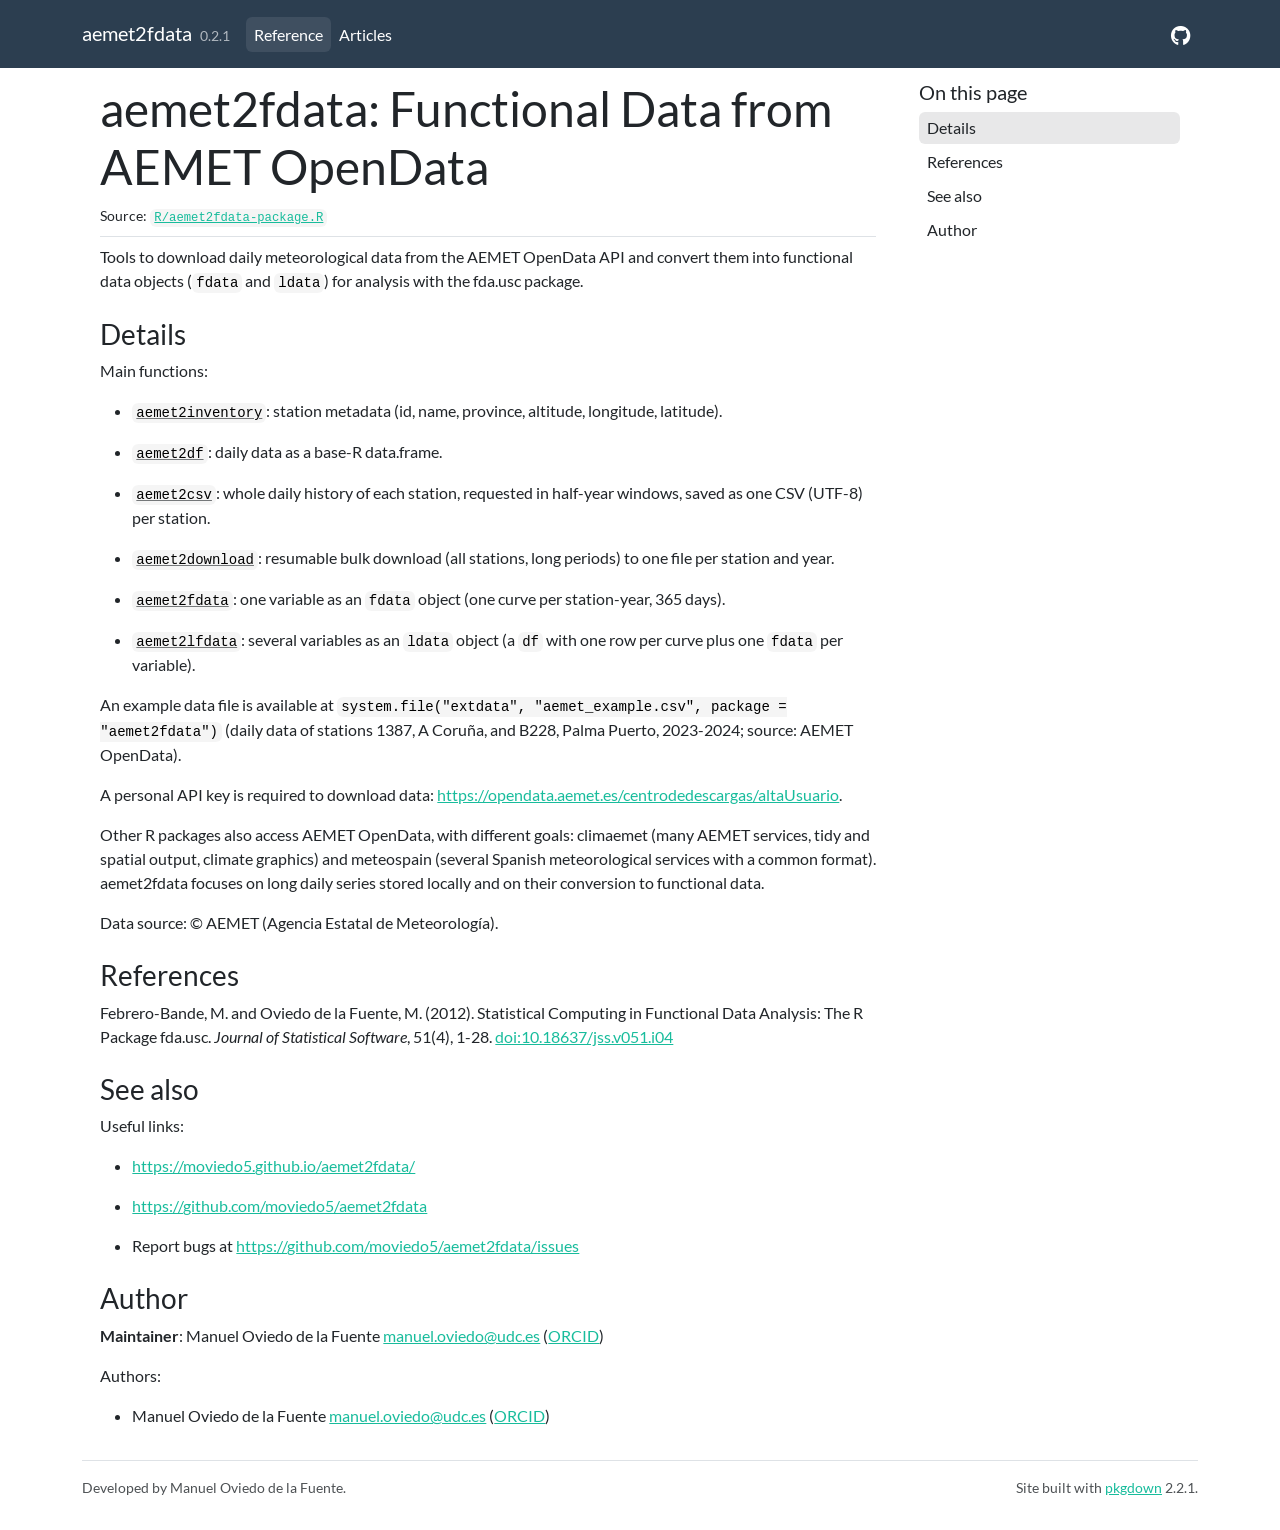
<file: docs/reference/aemet2fdata-package.html>
<!DOCTYPE html>
<!-- Generated by pkgdown: do not edit by hand --><html lang="en"><head><meta http-equiv="Content-Type" content="text/html; charset=UTF-8"><meta charset="utf-8"><meta http-equiv="X-UA-Compatible" content="IE=edge"><meta name="viewport" content="width=device-width, initial-scale=1, shrink-to-fit=no"><title>aemet2fdata: Functional Data from AEMET OpenData — aemet2fdata-package • aemet2fdata</title><script src="../deps/jquery-3.6.0/jquery-3.6.0.min.js"></script><meta name="viewport" content="width=device-width, initial-scale=1, shrink-to-fit=no"><link href="../deps/bootstrap-5.3.8/bootstrap.min.css" rel="stylesheet"><script src="../deps/bootstrap-5.3.8/bootstrap.bundle.min.js"></script><link href="../deps/font-awesome-6.5.2/css/all.min.css" rel="stylesheet"><link href="../deps/font-awesome-6.5.2/css/v4-shims.min.css" rel="stylesheet"><script src="../deps/headroom-0.11.0/headroom.min.js"></script><script src="../deps/headroom-0.11.0/jQuery.headroom.min.js"></script><script src="../deps/bootstrap-toc-1.0.1/bootstrap-toc.min.js"></script><script src="../deps/clipboard.js-2.0.11/clipboard.min.js"></script><script src="../deps/search-1.0.0/autocomplete.jquery.min.js"></script><script src="../deps/search-1.0.0/fuse.min.js"></script><script src="../deps/search-1.0.0/mark.min.js"></script><!-- pkgdown --><script src="../pkgdown.js"></script><meta property="og:title" content="aemet2fdata: Functional Data from AEMET OpenData — aemet2fdata-package"><meta name="description" content="Tools to download daily meteorological data from the AEMET OpenData API
and convert them into functional data objects (fdata and
ldata) for analysis with the fda.usc package."><meta property="og:description" content="Tools to download daily meteorological data from the AEMET OpenData API
and convert them into functional data objects (fdata and
ldata) for analysis with the fda.usc package."></head><body>
    <a href="#main" class="visually-hidden-focusable">Skip to contents</a>


    <nav class="navbar navbar-expand-lg fixed-top bg-primary" data-bs-theme="dark" aria-label="Site navigation"><div class="container">

    <a class="navbar-brand me-2" href="../index.html">aemet2fdata</a>

    <small class="nav-text text-muted me-auto" data-bs-toggle="tooltip" data-bs-placement="bottom" title="Released version">0.2.1</small>


    <button class="navbar-toggler" type="button" data-bs-toggle="collapse" data-bs-target="#navbar" aria-controls="navbar" aria-expanded="false" aria-label="Toggle navigation">
      <span class="navbar-toggler-icon"></span>
    </button>

    <div id="navbar" class="collapse navbar-collapse ms-3">
      <ul class="navbar-nav me-auto"><li class="active nav-item"><a class="nav-link" href="../reference/index.html">Reference</a></li>
<li class="nav-item"><a class="nav-link" href="../articles/index.html">Articles</a></li>
      </ul><ul class="navbar-nav"><li class="nav-item"><a class="external-link nav-link" href="https://github.com/moviedo5/aemet2fdata/" aria-label="GitHub"><span class="fa fab fa-github fa-lg"></span></a></li>
      </ul></div>


  </div>
</nav><div class="container template-reference-topic">
<div class="row">
  <main id="main" class="col-md-9"><div class="page-header">

      <h1>aemet2fdata: Functional Data from AEMET OpenData</h1>
      <small class="dont-index">Source: <a href="https://github.com/moviedo5/aemet2fdata/blob/HEAD/R/aemet2fdata-package.R" class="external-link"><code>R/aemet2fdata-package.R</code></a></small>
      <div class="d-none name"><code>aemet2fdata-package.Rd</code></div>
    </div>

    <div class="ref-description section level2">
    <p>Tools to download daily meteorological data from the AEMET OpenData API
and convert them into functional data objects (<code>fdata</code> and
<code>ldata</code>) for analysis with the <span class="pkg">fda.usc</span> package.</p>
    </div>


    <div class="section level2">
    <h2 id="details">Details<a class="anchor" aria-label="anchor" href="#details"></a></h2>
    <p>Main functions:</p><ul><li><p><code><a href="aemet2inventory.html">aemet2inventory</a></code>: station metadata (id, name,
province, altitude, longitude, latitude).</p></li>
<li><p><code><a href="aemet2df.html">aemet2df</a></code>: daily data as a base-R data.frame.</p></li>
<li><p><code><a href="aemet2csv.html">aemet2csv</a></code>: whole daily history of each station,
requested in half-year windows, saved as one CSV (UTF-8) per station.</p></li>
<li><p><code><a href="aemet2download.html">aemet2download</a></code>: resumable bulk download (all
stations, long periods) to one file per station and year.</p></li>
<li><p><code><a href="aemet2fdata.html">aemet2fdata</a></code>: one variable as an <code>fdata</code> object
(one curve per station-year, 365 days).</p></li>
<li><p><code><a href="aemet2lfdata.html">aemet2lfdata</a></code>: several variables as an <code>ldata</code>
object (a <code>df</code> with one row per curve plus one <code>fdata</code> per
variable).</p></li>
</ul><p>An example data file is available at
<code>system.file("extdata", "aemet_example.csv", package = "aemet2fdata")</code>
(daily data of stations 1387, A Coruña, and B228, Palma Puerto, 2023-2024;
source: AEMET OpenData).</p>
<p>A personal API key is required to download data:
<a href="https://opendata.aemet.es/centrodedescargas/altaUsuario" class="external-link">https://opendata.aemet.es/centrodedescargas/altaUsuario</a>.</p>
<p>Other R packages also access AEMET OpenData, with different goals:
<span class="pkg">climaemet</span> (many AEMET services, tidy and spatial output, climate
graphics) and <span class="pkg">meteospain</span> (several Spanish meteorological services
with a common format). <span class="pkg">aemet2fdata</span> focuses on long daily series
stored locally and on their conversion to functional data.</p>
<p>Data source: © AEMET (Agencia Estatal de Meteorología).</p>
    </div>
    <div class="section level2">
    <h2 id="references">References<a class="anchor" aria-label="anchor" href="#references"></a></h2>
    <p>Febrero-Bande, M. and Oviedo de la Fuente, M. (2012). Statistical Computing
in Functional Data Analysis: The R Package fda.usc. <em>Journal of
Statistical Software</em>, 51(4), 1-28. <a href="https://doi.org/10.18637/jss.v051.i04" class="external-link">doi:10.18637/jss.v051.i04</a></p>
    </div>
    <div class="section level2">
    <h2 id="see-also">See also<a class="anchor" aria-label="anchor" href="#see-also"></a></h2>
    <div class="dont-index"><p>Useful links:</p><ul><li><p><a href="https://moviedo5.github.io/aemet2fdata/">https://moviedo5.github.io/aemet2fdata/</a></p></li>
<li><p><a href="https://github.com/moviedo5/aemet2fdata" class="external-link">https://github.com/moviedo5/aemet2fdata</a></p></li>
<li><p>Report bugs at <a href="https://github.com/moviedo5/aemet2fdata/issues" class="external-link">https://github.com/moviedo5/aemet2fdata/issues</a></p></li>
</ul></div>
    </div>
    <div class="section level2">
    <h2 id="author">Author<a class="anchor" aria-label="anchor" href="#author"></a></h2>
    <p><strong>Maintainer</strong>: Manuel Oviedo de la Fuente <a href="mailto:manuel.oviedo@udc.es">manuel.oviedo@udc.es</a> (<a href="https://orcid.org/0000-0001-7360-3249" class="external-link">ORCID</a>)</p>
<p>Authors:</p><ul><li><p>Manuel Oviedo de la Fuente <a href="mailto:manuel.oviedo@udc.es">manuel.oviedo@udc.es</a> (<a href="https://orcid.org/0000-0001-7360-3249" class="external-link">ORCID</a>)</p></li>
</ul></div>

  </main><aside class="col-md-3"><nav id="toc" aria-label="Table of contents"><h2>On this page</h2>
    </nav></aside></div>


    <footer><div class="pkgdown-footer-left">
  <p>Developed by Manuel Oviedo de la Fuente.</p>
</div>

<div class="pkgdown-footer-right">
  <p>Site built with <a href="https://pkgdown.r-lib.org/" class="external-link">pkgdown</a> 2.2.1.</p>
</div>

    </footer></div>





  </body></html>
</file>
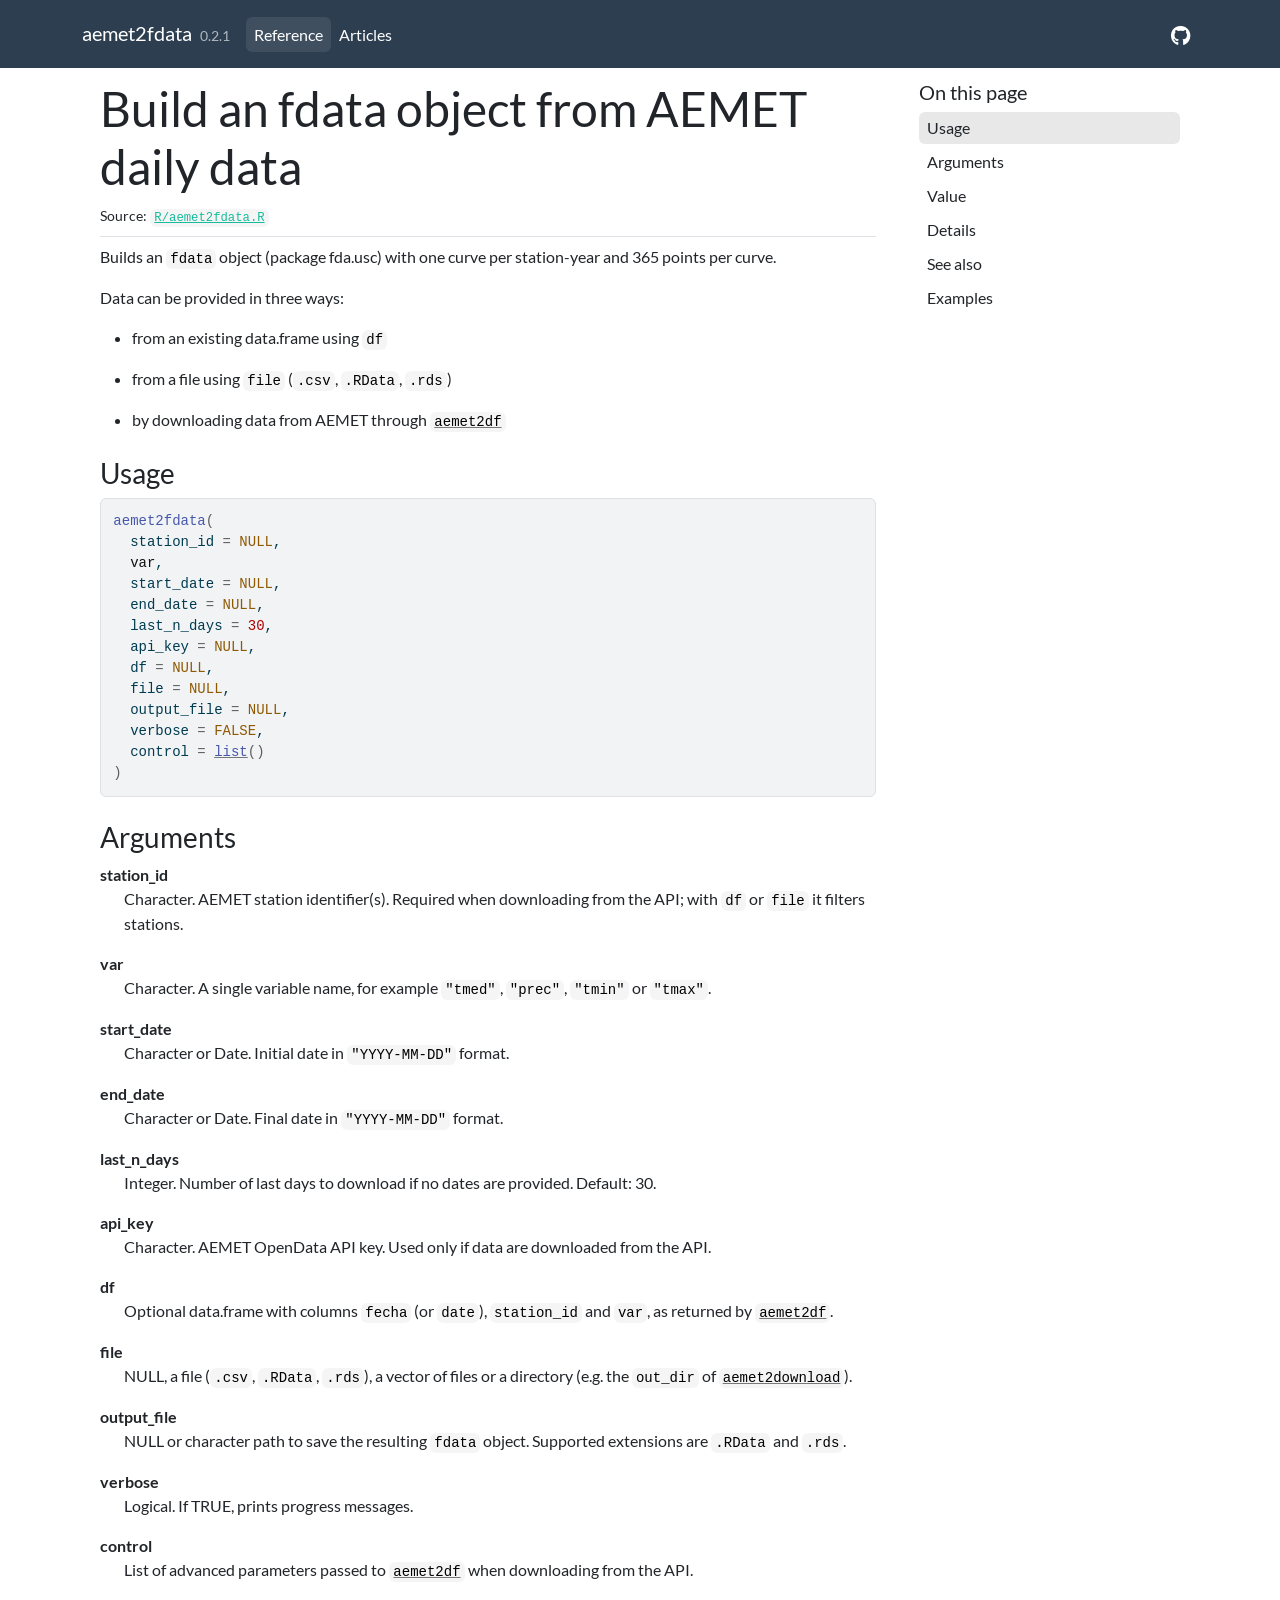
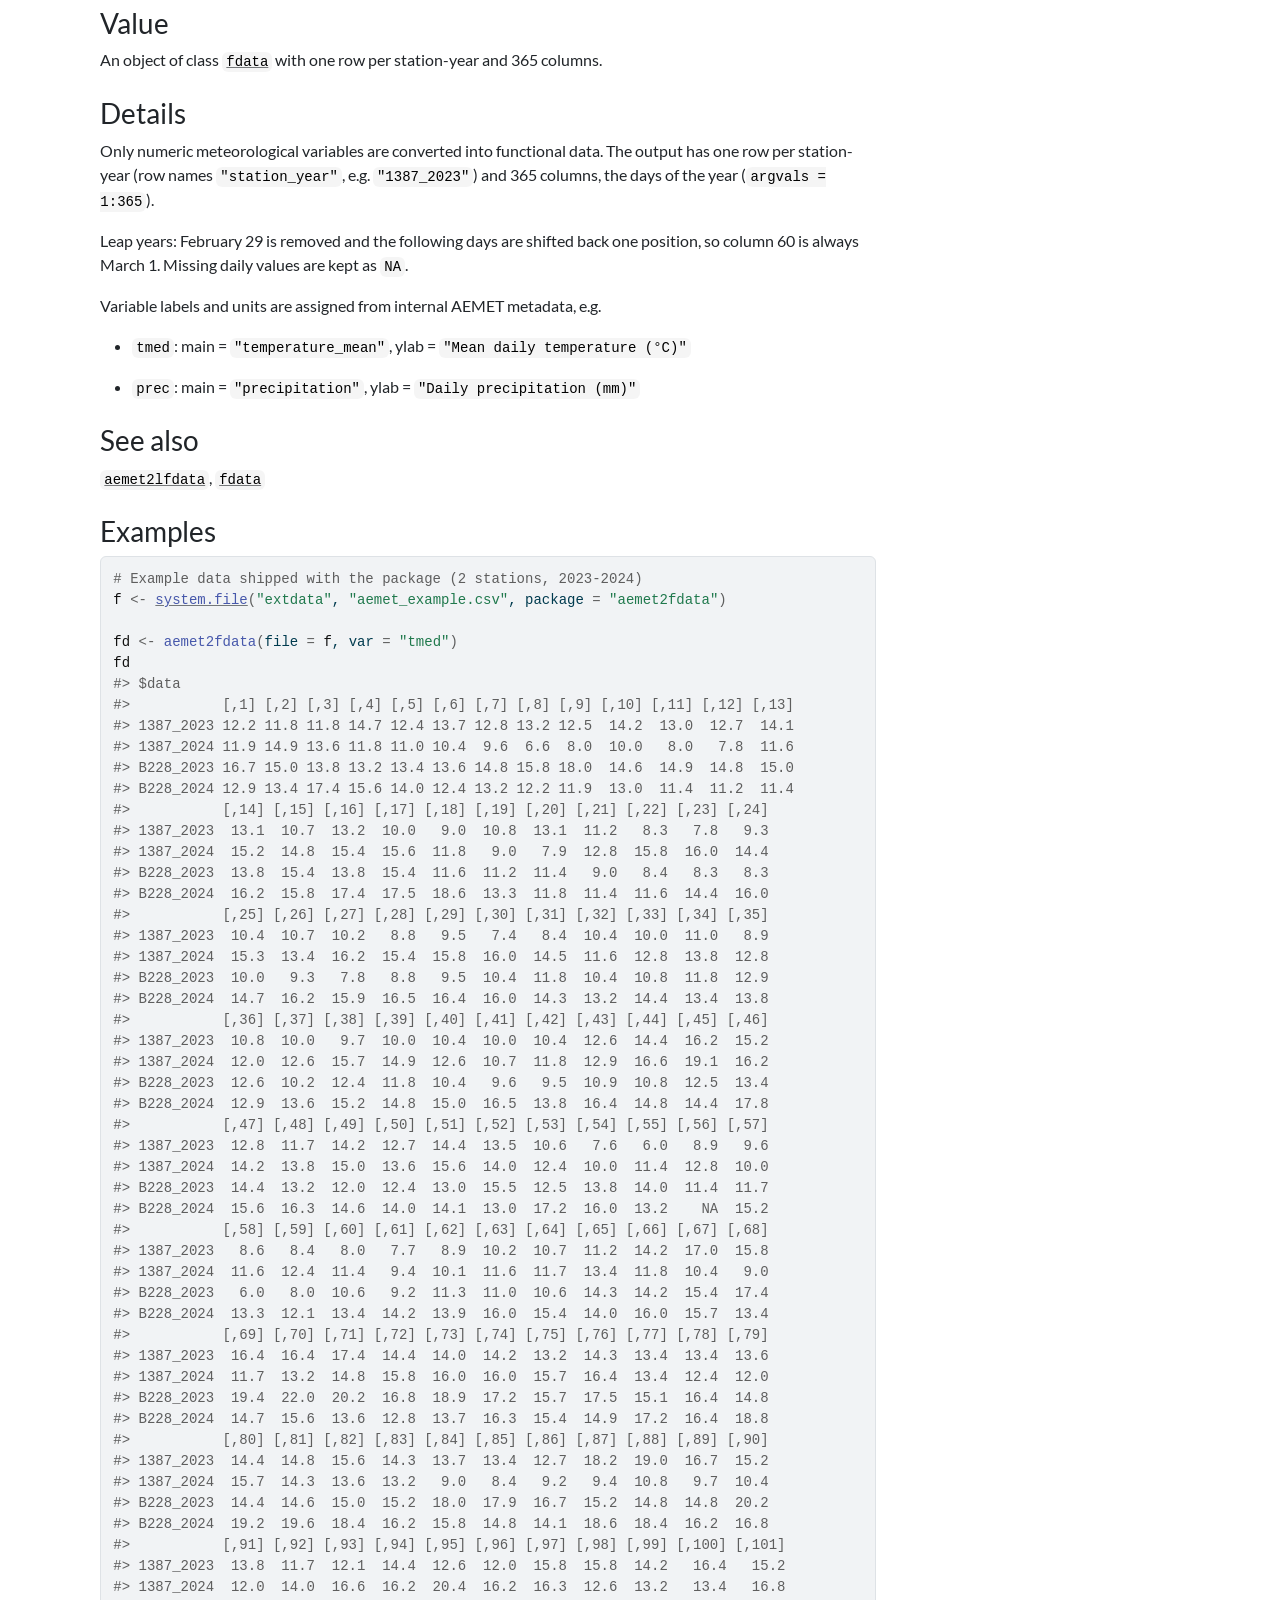
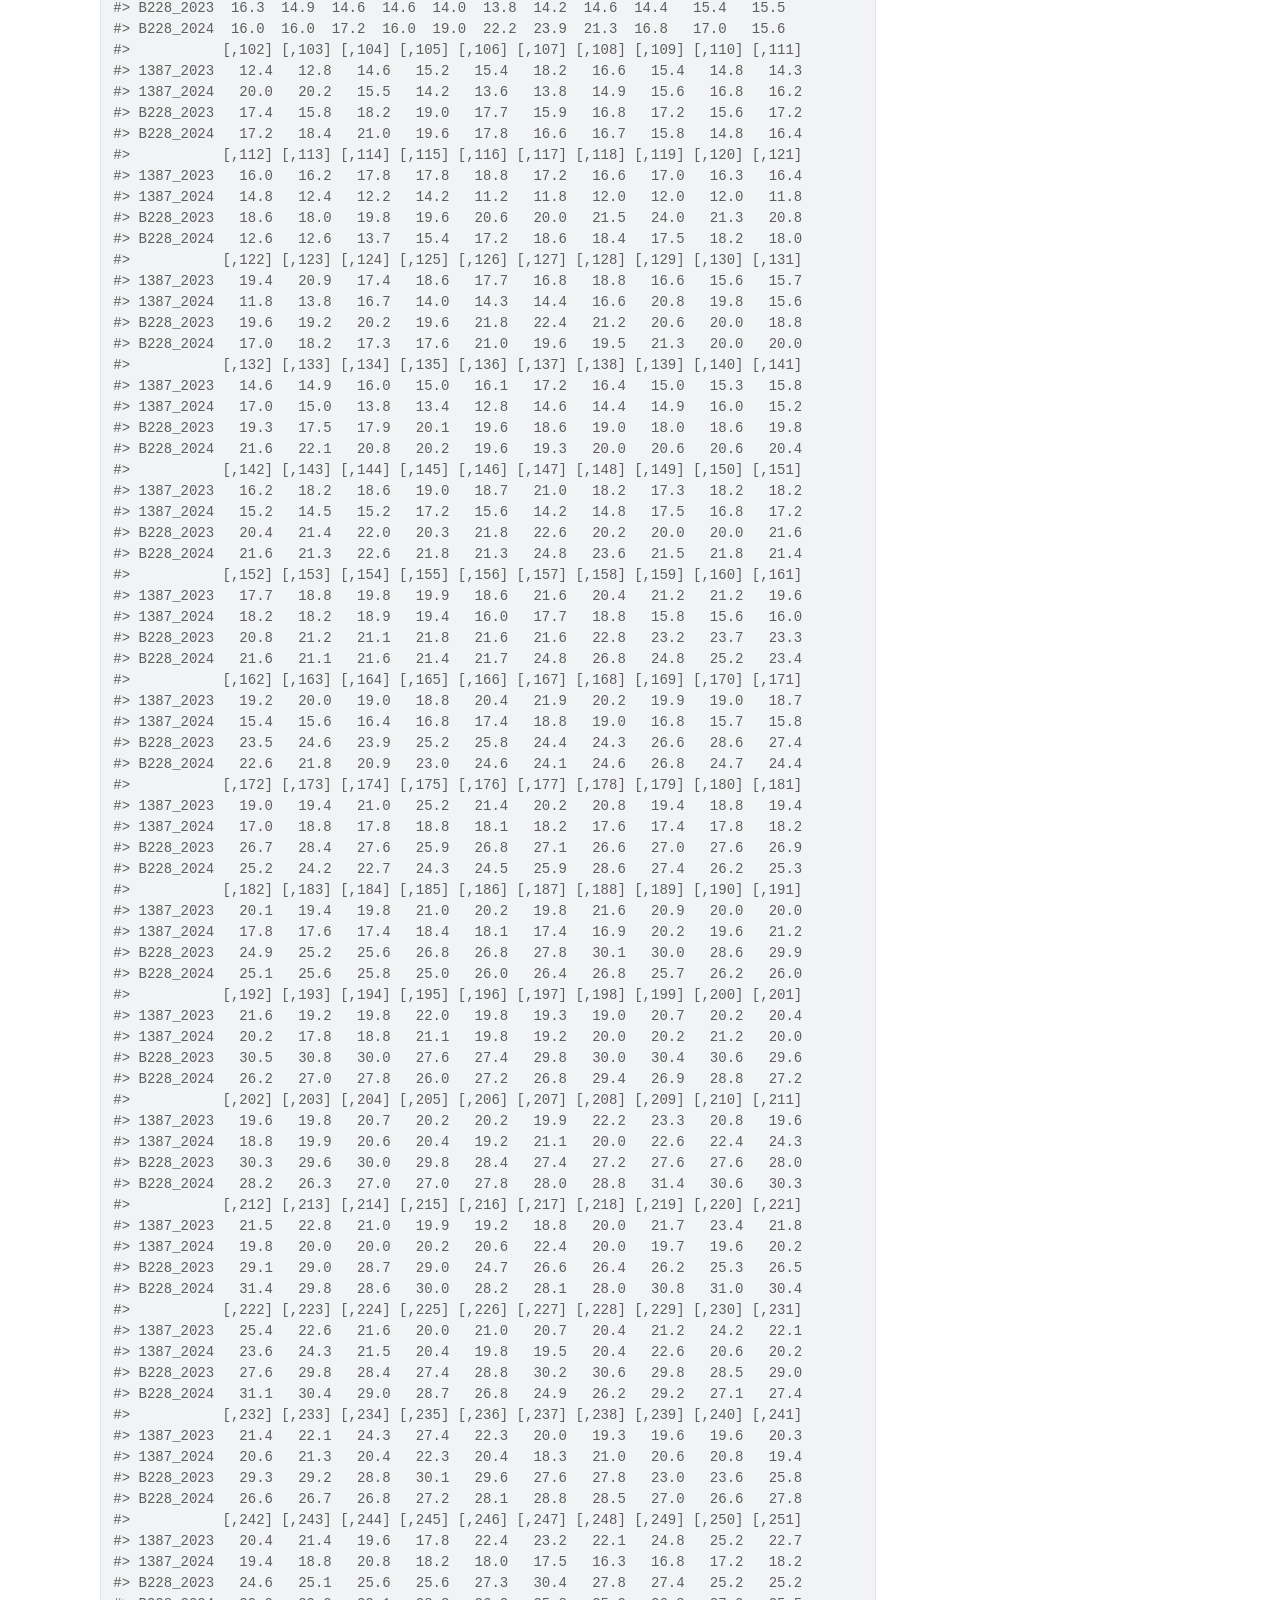
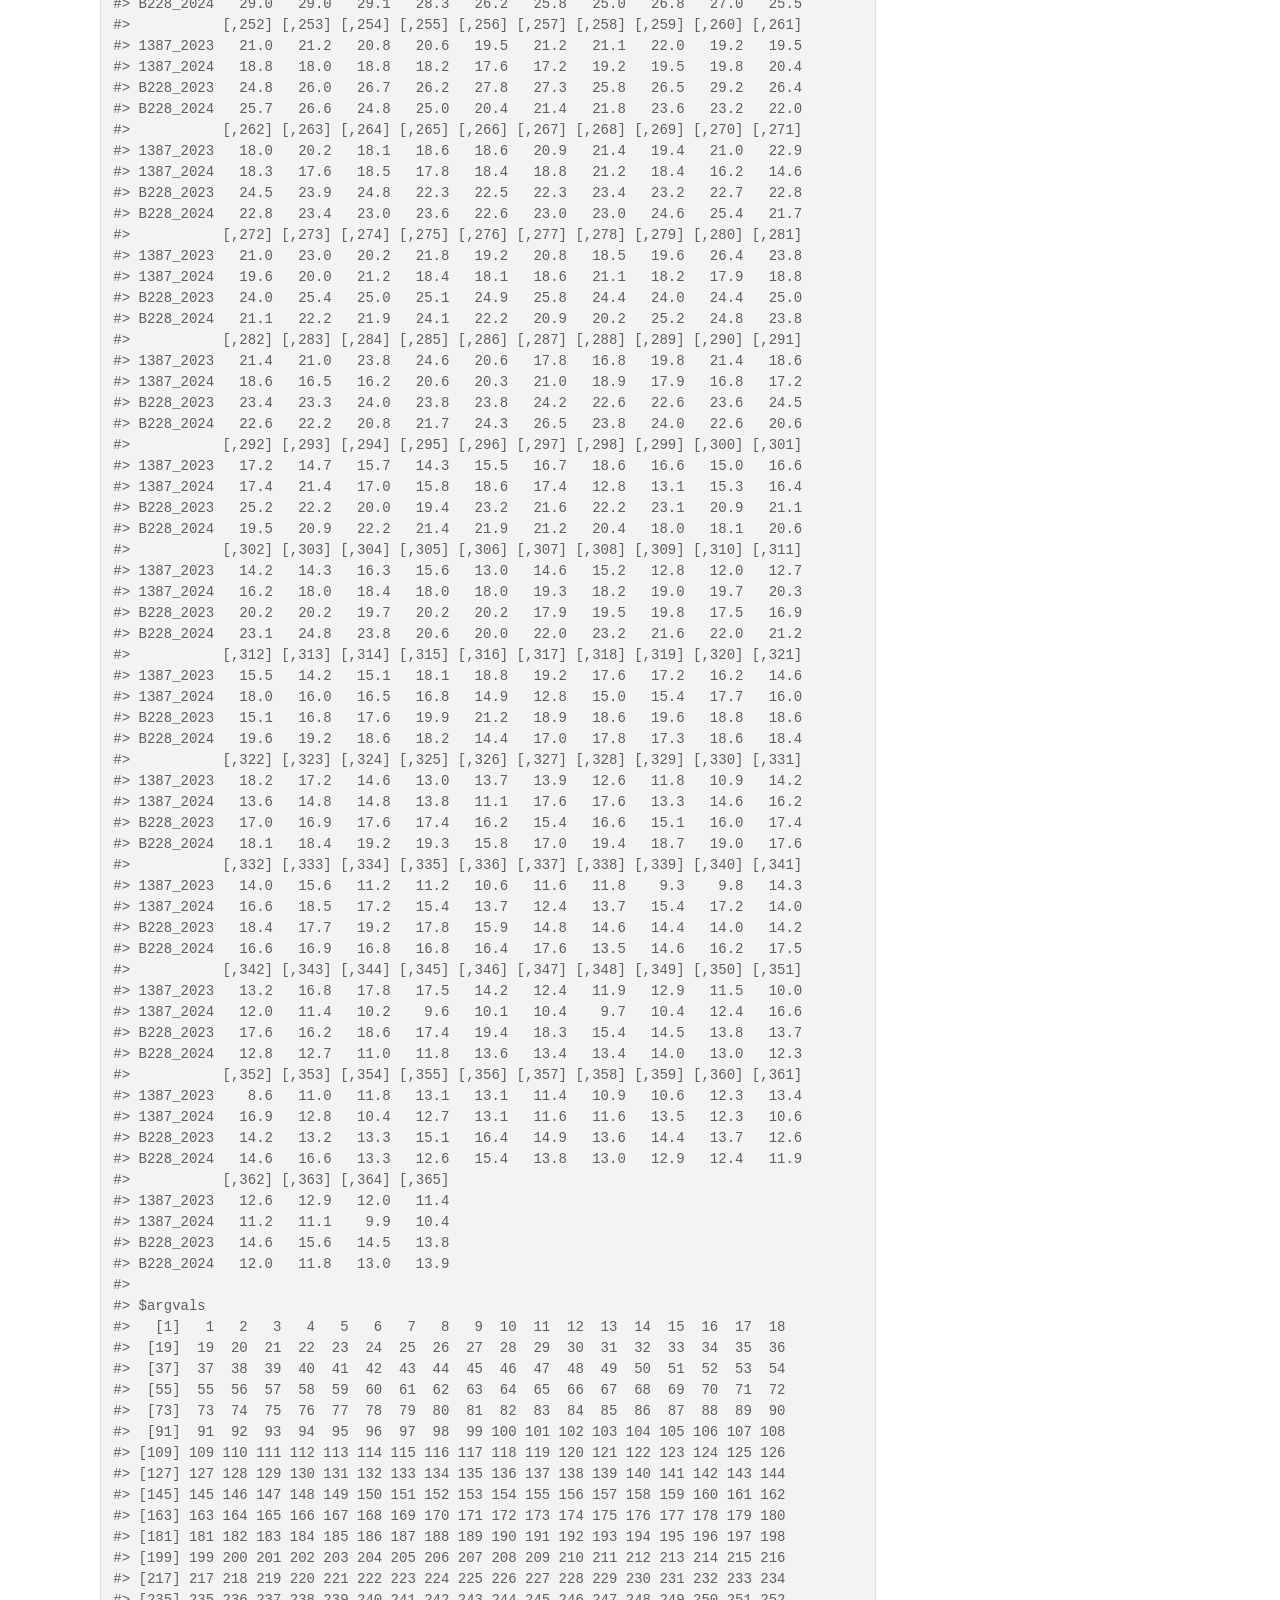
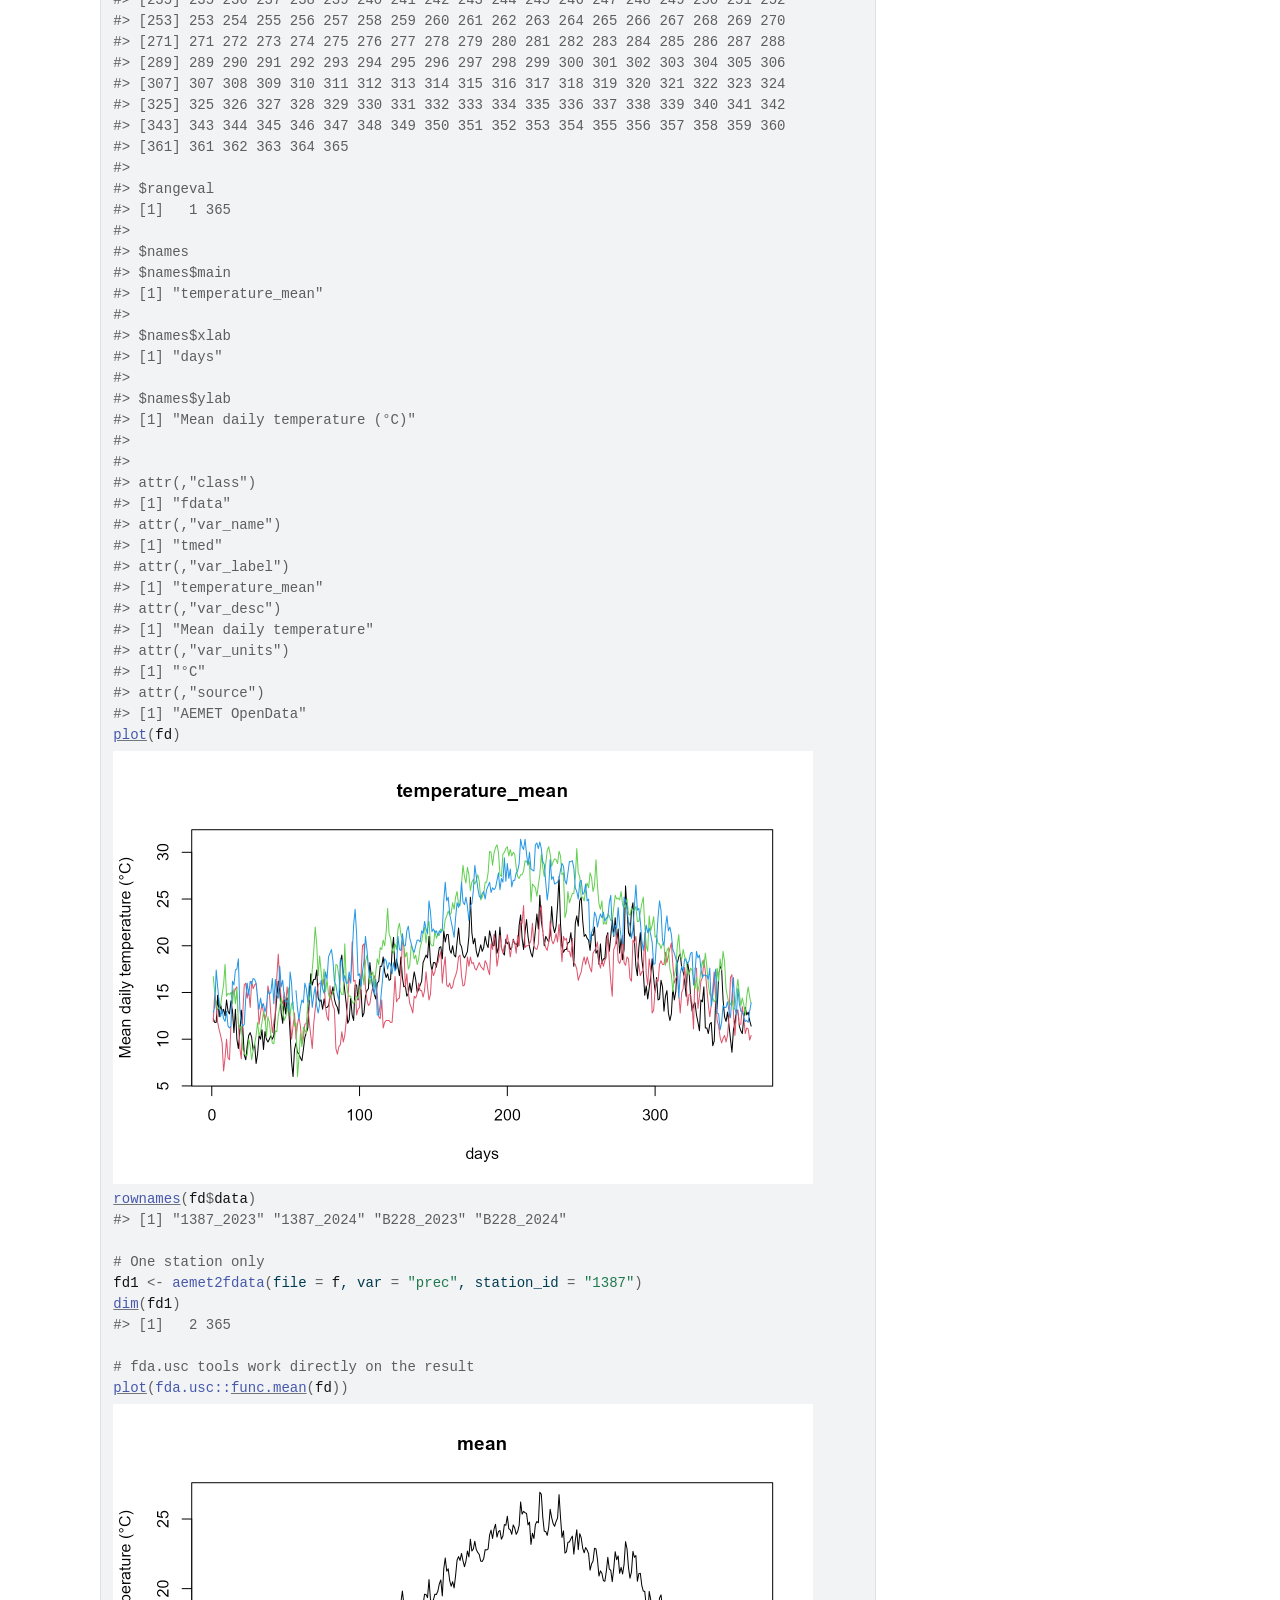
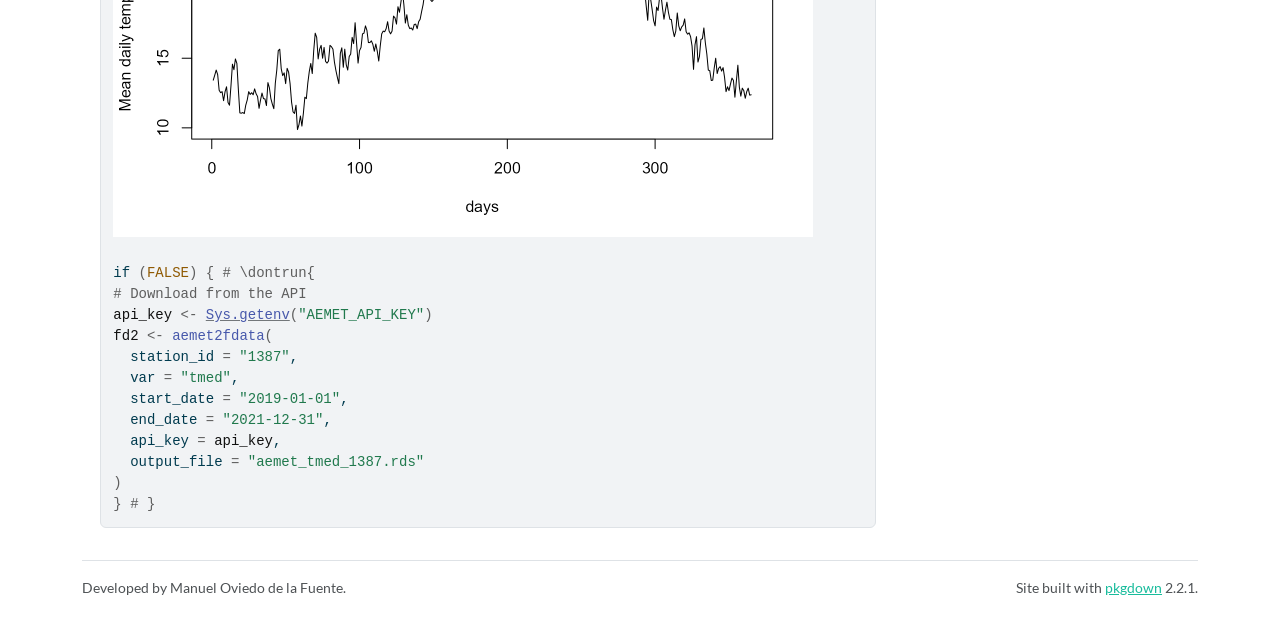
<file: docs/reference/aemet2fdata.html>
<!DOCTYPE html>
<!-- Generated by pkgdown: do not edit by hand --><html lang="en"><head><meta http-equiv="Content-Type" content="text/html; charset=UTF-8"><meta charset="utf-8"><meta http-equiv="X-UA-Compatible" content="IE=edge"><meta name="viewport" content="width=device-width, initial-scale=1, shrink-to-fit=no"><title>Build an fdata object from AEMET daily data — aemet2fdata • aemet2fdata</title><script src="../deps/jquery-3.6.0/jquery-3.6.0.min.js"></script><meta name="viewport" content="width=device-width, initial-scale=1, shrink-to-fit=no"><link href="../deps/bootstrap-5.3.8/bootstrap.min.css" rel="stylesheet"><script src="../deps/bootstrap-5.3.8/bootstrap.bundle.min.js"></script><link href="../deps/font-awesome-6.5.2/css/all.min.css" rel="stylesheet"><link href="../deps/font-awesome-6.5.2/css/v4-shims.min.css" rel="stylesheet"><script src="../deps/headroom-0.11.0/headroom.min.js"></script><script src="../deps/headroom-0.11.0/jQuery.headroom.min.js"></script><script src="../deps/bootstrap-toc-1.0.1/bootstrap-toc.min.js"></script><script src="../deps/clipboard.js-2.0.11/clipboard.min.js"></script><script src="../deps/search-1.0.0/autocomplete.jquery.min.js"></script><script src="../deps/search-1.0.0/fuse.min.js"></script><script src="../deps/search-1.0.0/mark.min.js"></script><!-- pkgdown --><script src="../pkgdown.js"></script><meta property="og:title" content="Build an fdata object from AEMET daily data — aemet2fdata"><meta name="description" content="Builds an fdata object (package fda.usc) with one curve per
station-year and 365 points per curve.
Data can be provided in three ways:
from an existing data.frame using df
from a file using file (.csv, .RData, .rds)
by downloading data from AEMET through aemet2df

"><meta property="og:description" content="Builds an fdata object (package fda.usc) with one curve per
station-year and 365 points per curve.
Data can be provided in three ways:
from an existing data.frame using df
from a file using file (.csv, .RData, .rds)
by downloading data from AEMET through aemet2df

"></head><body>
    <a href="#main" class="visually-hidden-focusable">Skip to contents</a>


    <nav class="navbar navbar-expand-lg fixed-top bg-primary" data-bs-theme="dark" aria-label="Site navigation"><div class="container">

    <a class="navbar-brand me-2" href="../index.html">aemet2fdata</a>

    <small class="nav-text text-muted me-auto" data-bs-toggle="tooltip" data-bs-placement="bottom" title="Released version">0.2.1</small>


    <button class="navbar-toggler" type="button" data-bs-toggle="collapse" data-bs-target="#navbar" aria-controls="navbar" aria-expanded="false" aria-label="Toggle navigation">
      <span class="navbar-toggler-icon"></span>
    </button>

    <div id="navbar" class="collapse navbar-collapse ms-3">
      <ul class="navbar-nav me-auto"><li class="active nav-item"><a class="nav-link" href="../reference/index.html">Reference</a></li>
<li class="nav-item"><a class="nav-link" href="../articles/index.html">Articles</a></li>
      </ul><ul class="navbar-nav"><li class="nav-item"><a class="external-link nav-link" href="https://github.com/moviedo5/aemet2fdata/" aria-label="GitHub"><span class="fa fab fa-github fa-lg"></span></a></li>
      </ul></div>


  </div>
</nav><div class="container template-reference-topic">
<div class="row">
  <main id="main" class="col-md-9"><div class="page-header">

      <h1>Build an fdata object from AEMET daily data</h1>
      <small class="dont-index">Source: <a href="https://github.com/moviedo5/aemet2fdata/blob/HEAD/R/aemet2fdata.R" class="external-link"><code>R/aemet2fdata.R</code></a></small>
      <div class="d-none name"><code>aemet2fdata.Rd</code></div>
    </div>

    <div class="ref-description section level2">
    <p>Builds an <code>fdata</code> object (package <span class="pkg">fda.usc</span>) with one curve per
station-year and 365 points per curve.</p>
<p>Data can be provided in three ways:</p><ul><li><p>from an existing data.frame using <code>df</code></p></li>
<li><p>from a file using <code>file</code> (<code>.csv</code>, <code>.RData</code>, <code>.rds</code>)</p></li>
<li><p>by downloading data from AEMET through <code><a href="aemet2df.html">aemet2df</a></code></p></li>
</ul></div>

    <div class="section level2">
    <h2 id="ref-usage">Usage<a class="anchor" aria-label="anchor" href="#ref-usage"></a></h2>
    <div class="sourceCode"><pre class="sourceCode r"><code><span><span class="fu">aemet2fdata</span><span class="op">(</span></span>
<span>  station_id <span class="op">=</span> <span class="cn">NULL</span>,</span>
<span>  <span class="va">var</span>,</span>
<span>  start_date <span class="op">=</span> <span class="cn">NULL</span>,</span>
<span>  end_date <span class="op">=</span> <span class="cn">NULL</span>,</span>
<span>  last_n_days <span class="op">=</span> <span class="fl">30</span>,</span>
<span>  api_key <span class="op">=</span> <span class="cn">NULL</span>,</span>
<span>  df <span class="op">=</span> <span class="cn">NULL</span>,</span>
<span>  file <span class="op">=</span> <span class="cn">NULL</span>,</span>
<span>  output_file <span class="op">=</span> <span class="cn">NULL</span>,</span>
<span>  verbose <span class="op">=</span> <span class="cn">FALSE</span>,</span>
<span>  control <span class="op">=</span> <span class="fu"><a href="https://rdrr.io/r/base/list.html" class="external-link">list</a></span><span class="op">(</span><span class="op">)</span></span>
<span><span class="op">)</span></span></code></pre></div>
    </div>

    <div class="section level2">
    <h2 id="arguments">Arguments<a class="anchor" aria-label="anchor" href="#arguments"></a></h2>


<dl><dt id="arg-station-id">station_id<a class="anchor" aria-label="anchor" href="#arg-station-id"></a></dt>
<dd><p>Character. AEMET station identifier(s). Required when
downloading from the API; with <code>df</code> or <code>file</code> it filters stations.</p></dd>


<dt id="arg-var">var<a class="anchor" aria-label="anchor" href="#arg-var"></a></dt>
<dd><p>Character. A single variable name, for example <code>"tmed"</code>,
<code>"prec"</code>, <code>"tmin"</code> or <code>"tmax"</code>.</p></dd>


<dt id="arg-start-date">start_date<a class="anchor" aria-label="anchor" href="#arg-start-date"></a></dt>
<dd><p>Character or Date. Initial date in <code>"YYYY-MM-DD"</code> format.</p></dd>


<dt id="arg-end-date">end_date<a class="anchor" aria-label="anchor" href="#arg-end-date"></a></dt>
<dd><p>Character or Date. Final date in <code>"YYYY-MM-DD"</code> format.</p></dd>


<dt id="arg-last-n-days">last_n_days<a class="anchor" aria-label="anchor" href="#arg-last-n-days"></a></dt>
<dd><p>Integer. Number of last days to download if no dates are
provided. Default: 30.</p></dd>


<dt id="arg-api-key">api_key<a class="anchor" aria-label="anchor" href="#arg-api-key"></a></dt>
<dd><p>Character. AEMET OpenData API key. Used only if data are
downloaded from the API.</p></dd>


<dt id="arg-df">df<a class="anchor" aria-label="anchor" href="#arg-df"></a></dt>
<dd><p>Optional data.frame with columns <code>fecha</code> (or <code>date</code>),
<code>station_id</code> and <code>var</code>, as returned by <code><a href="aemet2df.html">aemet2df</a></code>.</p></dd>


<dt id="arg-file">file<a class="anchor" aria-label="anchor" href="#arg-file"></a></dt>
<dd><p>NULL, a file (<code>.csv</code>, <code>.RData</code>, <code>.rds</code>), a vector
of files or a directory (e.g. the <code>out_dir</code> of
<code><a href="aemet2download.html">aemet2download</a></code>).</p></dd>


<dt id="arg-output-file">output_file<a class="anchor" aria-label="anchor" href="#arg-output-file"></a></dt>
<dd><p>NULL or character path to save the resulting <code>fdata</code>
object. Supported extensions are <code>.RData</code> and <code>.rds</code>.</p></dd>


<dt id="arg-verbose">verbose<a class="anchor" aria-label="anchor" href="#arg-verbose"></a></dt>
<dd><p>Logical. If TRUE, prints progress messages.</p></dd>


<dt id="arg-control">control<a class="anchor" aria-label="anchor" href="#arg-control"></a></dt>
<dd><p>List of advanced parameters passed to <code><a href="aemet2df.html">aemet2df</a></code>
when downloading from the API.</p></dd>

</dl></div>
    <div class="section level2">
    <h2 id="value">Value<a class="anchor" aria-label="anchor" href="#value"></a></h2>
    <p>An object of class <code><a href="https://moviedo5.github.io/fda.usc/reference/fdata.html" class="external-link">fdata</a></code> with one row per
station-year and 365 columns.</p>
    </div>
    <div class="section level2">
    <h2 id="details">Details<a class="anchor" aria-label="anchor" href="#details"></a></h2>
    <p>Only numeric meteorological variables are converted into functional data.
The output has one row per station-year (row names <code>"station_year"</code>,
e.g. <code>"1387_2023"</code>) and 365 columns, the days of the year
(<code>argvals = 1:365</code>).</p>
<p>Leap years: February 29 is removed and the following days are shifted back
one position, so column 60 is always March 1. Missing daily values are kept
as <code>NA</code>.</p>
<p>Variable labels and units are assigned from internal AEMET metadata, e.g.</p><ul><li><p><code>tmed</code>: main = <code>"temperature_mean"</code>, ylab = <code>"Mean daily temperature (°C)"</code></p></li>
<li><p><code>prec</code>: main = <code>"precipitation"</code>, ylab = <code>"Daily precipitation (mm)"</code></p></li>
</ul></div>
    <div class="section level2">
    <h2 id="see-also">See also<a class="anchor" aria-label="anchor" href="#see-also"></a></h2>
    <div class="dont-index"><p><code><a href="aemet2lfdata.html">aemet2lfdata</a></code>, <code><a href="https://moviedo5.github.io/fda.usc/reference/fdata.html" class="external-link">fdata</a></code></p></div>
    </div>

    <div class="section level2">
    <h2 id="ref-examples">Examples<a class="anchor" aria-label="anchor" href="#ref-examples"></a></h2>
    <div class="sourceCode"><pre class="sourceCode r"><code><span class="r-in"><span><span class="co"># Example data shipped with the package (2 stations, 2023-2024)</span></span></span>
<span class="r-in"><span><span class="va">f</span> <span class="op">&lt;-</span> <span class="fu"><a href="https://rdrr.io/r/base/system.file.html" class="external-link">system.file</a></span><span class="op">(</span><span class="st">"extdata"</span>, <span class="st">"aemet_example.csv"</span>, package <span class="op">=</span> <span class="st">"aemet2fdata"</span><span class="op">)</span></span></span>
<span class="r-in"><span></span></span>
<span class="r-in"><span><span class="va">fd</span> <span class="op">&lt;-</span> <span class="fu">aemet2fdata</span><span class="op">(</span>file <span class="op">=</span> <span class="va">f</span>, var <span class="op">=</span> <span class="st">"tmed"</span><span class="op">)</span></span></span>
<span class="r-in"><span><span class="va">fd</span></span></span>
<span class="r-out co"><span class="r-pr">#&gt;</span> $data</span>
<span class="r-out co"><span class="r-pr">#&gt;</span>           [,1] [,2] [,3] [,4] [,5] [,6] [,7] [,8] [,9] [,10] [,11] [,12] [,13]</span>
<span class="r-out co"><span class="r-pr">#&gt;</span> 1387_2023 12.2 11.8 11.8 14.7 12.4 13.7 12.8 13.2 12.5  14.2  13.0  12.7  14.1</span>
<span class="r-out co"><span class="r-pr">#&gt;</span> 1387_2024 11.9 14.9 13.6 11.8 11.0 10.4  9.6  6.6  8.0  10.0   8.0   7.8  11.6</span>
<span class="r-out co"><span class="r-pr">#&gt;</span> B228_2023 16.7 15.0 13.8 13.2 13.4 13.6 14.8 15.8 18.0  14.6  14.9  14.8  15.0</span>
<span class="r-out co"><span class="r-pr">#&gt;</span> B228_2024 12.9 13.4 17.4 15.6 14.0 12.4 13.2 12.2 11.9  13.0  11.4  11.2  11.4</span>
<span class="r-out co"><span class="r-pr">#&gt;</span>           [,14] [,15] [,16] [,17] [,18] [,19] [,20] [,21] [,22] [,23] [,24]</span>
<span class="r-out co"><span class="r-pr">#&gt;</span> 1387_2023  13.1  10.7  13.2  10.0   9.0  10.8  13.1  11.2   8.3   7.8   9.3</span>
<span class="r-out co"><span class="r-pr">#&gt;</span> 1387_2024  15.2  14.8  15.4  15.6  11.8   9.0   7.9  12.8  15.8  16.0  14.4</span>
<span class="r-out co"><span class="r-pr">#&gt;</span> B228_2023  13.8  15.4  13.8  15.4  11.6  11.2  11.4   9.0   8.4   8.3   8.3</span>
<span class="r-out co"><span class="r-pr">#&gt;</span> B228_2024  16.2  15.8  17.4  17.5  18.6  13.3  11.8  11.4  11.6  14.4  16.0</span>
<span class="r-out co"><span class="r-pr">#&gt;</span>           [,25] [,26] [,27] [,28] [,29] [,30] [,31] [,32] [,33] [,34] [,35]</span>
<span class="r-out co"><span class="r-pr">#&gt;</span> 1387_2023  10.4  10.7  10.2   8.8   9.5   7.4   8.4  10.4  10.0  11.0   8.9</span>
<span class="r-out co"><span class="r-pr">#&gt;</span> 1387_2024  15.3  13.4  16.2  15.4  15.8  16.0  14.5  11.6  12.8  13.8  12.8</span>
<span class="r-out co"><span class="r-pr">#&gt;</span> B228_2023  10.0   9.3   7.8   8.8   9.5  10.4  11.8  10.4  10.8  11.8  12.9</span>
<span class="r-out co"><span class="r-pr">#&gt;</span> B228_2024  14.7  16.2  15.9  16.5  16.4  16.0  14.3  13.2  14.4  13.4  13.8</span>
<span class="r-out co"><span class="r-pr">#&gt;</span>           [,36] [,37] [,38] [,39] [,40] [,41] [,42] [,43] [,44] [,45] [,46]</span>
<span class="r-out co"><span class="r-pr">#&gt;</span> 1387_2023  10.8  10.0   9.7  10.0  10.4  10.0  10.4  12.6  14.4  16.2  15.2</span>
<span class="r-out co"><span class="r-pr">#&gt;</span> 1387_2024  12.0  12.6  15.7  14.9  12.6  10.7  11.8  12.9  16.6  19.1  16.2</span>
<span class="r-out co"><span class="r-pr">#&gt;</span> B228_2023  12.6  10.2  12.4  11.8  10.4   9.6   9.5  10.9  10.8  12.5  13.4</span>
<span class="r-out co"><span class="r-pr">#&gt;</span> B228_2024  12.9  13.6  15.2  14.8  15.0  16.5  13.8  16.4  14.8  14.4  17.8</span>
<span class="r-out co"><span class="r-pr">#&gt;</span>           [,47] [,48] [,49] [,50] [,51] [,52] [,53] [,54] [,55] [,56] [,57]</span>
<span class="r-out co"><span class="r-pr">#&gt;</span> 1387_2023  12.8  11.7  14.2  12.7  14.4  13.5  10.6   7.6   6.0   8.9   9.6</span>
<span class="r-out co"><span class="r-pr">#&gt;</span> 1387_2024  14.2  13.8  15.0  13.6  15.6  14.0  12.4  10.0  11.4  12.8  10.0</span>
<span class="r-out co"><span class="r-pr">#&gt;</span> B228_2023  14.4  13.2  12.0  12.4  13.0  15.5  12.5  13.8  14.0  11.4  11.7</span>
<span class="r-out co"><span class="r-pr">#&gt;</span> B228_2024  15.6  16.3  14.6  14.0  14.1  13.0  17.2  16.0  13.2    NA  15.2</span>
<span class="r-out co"><span class="r-pr">#&gt;</span>           [,58] [,59] [,60] [,61] [,62] [,63] [,64] [,65] [,66] [,67] [,68]</span>
<span class="r-out co"><span class="r-pr">#&gt;</span> 1387_2023   8.6   8.4   8.0   7.7   8.9  10.2  10.7  11.2  14.2  17.0  15.8</span>
<span class="r-out co"><span class="r-pr">#&gt;</span> 1387_2024  11.6  12.4  11.4   9.4  10.1  11.6  11.7  13.4  11.8  10.4   9.0</span>
<span class="r-out co"><span class="r-pr">#&gt;</span> B228_2023   6.0   8.0  10.6   9.2  11.3  11.0  10.6  14.3  14.2  15.4  17.4</span>
<span class="r-out co"><span class="r-pr">#&gt;</span> B228_2024  13.3  12.1  13.4  14.2  13.9  16.0  15.4  14.0  16.0  15.7  13.4</span>
<span class="r-out co"><span class="r-pr">#&gt;</span>           [,69] [,70] [,71] [,72] [,73] [,74] [,75] [,76] [,77] [,78] [,79]</span>
<span class="r-out co"><span class="r-pr">#&gt;</span> 1387_2023  16.4  16.4  17.4  14.4  14.0  14.2  13.2  14.3  13.4  13.4  13.6</span>
<span class="r-out co"><span class="r-pr">#&gt;</span> 1387_2024  11.7  13.2  14.8  15.8  16.0  16.0  15.7  16.4  13.4  12.4  12.0</span>
<span class="r-out co"><span class="r-pr">#&gt;</span> B228_2023  19.4  22.0  20.2  16.8  18.9  17.2  15.7  17.5  15.1  16.4  14.8</span>
<span class="r-out co"><span class="r-pr">#&gt;</span> B228_2024  14.7  15.6  13.6  12.8  13.7  16.3  15.4  14.9  17.2  16.4  18.8</span>
<span class="r-out co"><span class="r-pr">#&gt;</span>           [,80] [,81] [,82] [,83] [,84] [,85] [,86] [,87] [,88] [,89] [,90]</span>
<span class="r-out co"><span class="r-pr">#&gt;</span> 1387_2023  14.4  14.8  15.6  14.3  13.7  13.4  12.7  18.2  19.0  16.7  15.2</span>
<span class="r-out co"><span class="r-pr">#&gt;</span> 1387_2024  15.7  14.3  13.6  13.2   9.0   8.4   9.2   9.4  10.8   9.7  10.4</span>
<span class="r-out co"><span class="r-pr">#&gt;</span> B228_2023  14.4  14.6  15.0  15.2  18.0  17.9  16.7  15.2  14.8  14.8  20.2</span>
<span class="r-out co"><span class="r-pr">#&gt;</span> B228_2024  19.2  19.6  18.4  16.2  15.8  14.8  14.1  18.6  18.4  16.2  16.8</span>
<span class="r-out co"><span class="r-pr">#&gt;</span>           [,91] [,92] [,93] [,94] [,95] [,96] [,97] [,98] [,99] [,100] [,101]</span>
<span class="r-out co"><span class="r-pr">#&gt;</span> 1387_2023  13.8  11.7  12.1  14.4  12.6  12.0  15.8  15.8  14.2   16.4   15.2</span>
<span class="r-out co"><span class="r-pr">#&gt;</span> 1387_2024  12.0  14.0  16.6  16.2  20.4  16.2  16.3  12.6  13.2   13.4   16.8</span>
<span class="r-out co"><span class="r-pr">#&gt;</span> B228_2023  16.3  14.9  14.6  14.6  14.0  13.8  14.2  14.6  14.4   15.4   15.5</span>
<span class="r-out co"><span class="r-pr">#&gt;</span> B228_2024  16.0  16.0  17.2  16.0  19.0  22.2  23.9  21.3  16.8   17.0   15.6</span>
<span class="r-out co"><span class="r-pr">#&gt;</span>           [,102] [,103] [,104] [,105] [,106] [,107] [,108] [,109] [,110] [,111]</span>
<span class="r-out co"><span class="r-pr">#&gt;</span> 1387_2023   12.4   12.8   14.6   15.2   15.4   18.2   16.6   15.4   14.8   14.3</span>
<span class="r-out co"><span class="r-pr">#&gt;</span> 1387_2024   20.0   20.2   15.5   14.2   13.6   13.8   14.9   15.6   16.8   16.2</span>
<span class="r-out co"><span class="r-pr">#&gt;</span> B228_2023   17.4   15.8   18.2   19.0   17.7   15.9   16.8   17.2   15.6   17.2</span>
<span class="r-out co"><span class="r-pr">#&gt;</span> B228_2024   17.2   18.4   21.0   19.6   17.8   16.6   16.7   15.8   14.8   16.4</span>
<span class="r-out co"><span class="r-pr">#&gt;</span>           [,112] [,113] [,114] [,115] [,116] [,117] [,118] [,119] [,120] [,121]</span>
<span class="r-out co"><span class="r-pr">#&gt;</span> 1387_2023   16.0   16.2   17.8   17.8   18.8   17.2   16.6   17.0   16.3   16.4</span>
<span class="r-out co"><span class="r-pr">#&gt;</span> 1387_2024   14.8   12.4   12.2   14.2   11.2   11.8   12.0   12.0   12.0   11.8</span>
<span class="r-out co"><span class="r-pr">#&gt;</span> B228_2023   18.6   18.0   19.8   19.6   20.6   20.0   21.5   24.0   21.3   20.8</span>
<span class="r-out co"><span class="r-pr">#&gt;</span> B228_2024   12.6   12.6   13.7   15.4   17.2   18.6   18.4   17.5   18.2   18.0</span>
<span class="r-out co"><span class="r-pr">#&gt;</span>           [,122] [,123] [,124] [,125] [,126] [,127] [,128] [,129] [,130] [,131]</span>
<span class="r-out co"><span class="r-pr">#&gt;</span> 1387_2023   19.4   20.9   17.4   18.6   17.7   16.8   18.8   16.6   15.6   15.7</span>
<span class="r-out co"><span class="r-pr">#&gt;</span> 1387_2024   11.8   13.8   16.7   14.0   14.3   14.4   16.6   20.8   19.8   15.6</span>
<span class="r-out co"><span class="r-pr">#&gt;</span> B228_2023   19.6   19.2   20.2   19.6   21.8   22.4   21.2   20.6   20.0   18.8</span>
<span class="r-out co"><span class="r-pr">#&gt;</span> B228_2024   17.0   18.2   17.3   17.6   21.0   19.6   19.5   21.3   20.0   20.0</span>
<span class="r-out co"><span class="r-pr">#&gt;</span>           [,132] [,133] [,134] [,135] [,136] [,137] [,138] [,139] [,140] [,141]</span>
<span class="r-out co"><span class="r-pr">#&gt;</span> 1387_2023   14.6   14.9   16.0   15.0   16.1   17.2   16.4   15.0   15.3   15.8</span>
<span class="r-out co"><span class="r-pr">#&gt;</span> 1387_2024   17.0   15.0   13.8   13.4   12.8   14.6   14.4   14.9   16.0   15.2</span>
<span class="r-out co"><span class="r-pr">#&gt;</span> B228_2023   19.3   17.5   17.9   20.1   19.6   18.6   19.0   18.0   18.6   19.8</span>
<span class="r-out co"><span class="r-pr">#&gt;</span> B228_2024   21.6   22.1   20.8   20.2   19.6   19.3   20.0   20.6   20.6   20.4</span>
<span class="r-out co"><span class="r-pr">#&gt;</span>           [,142] [,143] [,144] [,145] [,146] [,147] [,148] [,149] [,150] [,151]</span>
<span class="r-out co"><span class="r-pr">#&gt;</span> 1387_2023   16.2   18.2   18.6   19.0   18.7   21.0   18.2   17.3   18.2   18.2</span>
<span class="r-out co"><span class="r-pr">#&gt;</span> 1387_2024   15.2   14.5   15.2   17.2   15.6   14.2   14.8   17.5   16.8   17.2</span>
<span class="r-out co"><span class="r-pr">#&gt;</span> B228_2023   20.4   21.4   22.0   20.3   21.8   22.6   20.2   20.0   20.0   21.6</span>
<span class="r-out co"><span class="r-pr">#&gt;</span> B228_2024   21.6   21.3   22.6   21.8   21.3   24.8   23.6   21.5   21.8   21.4</span>
<span class="r-out co"><span class="r-pr">#&gt;</span>           [,152] [,153] [,154] [,155] [,156] [,157] [,158] [,159] [,160] [,161]</span>
<span class="r-out co"><span class="r-pr">#&gt;</span> 1387_2023   17.7   18.8   19.8   19.9   18.6   21.6   20.4   21.2   21.2   19.6</span>
<span class="r-out co"><span class="r-pr">#&gt;</span> 1387_2024   18.2   18.2   18.9   19.4   16.0   17.7   18.8   15.8   15.6   16.0</span>
<span class="r-out co"><span class="r-pr">#&gt;</span> B228_2023   20.8   21.2   21.1   21.8   21.6   21.6   22.8   23.2   23.7   23.3</span>
<span class="r-out co"><span class="r-pr">#&gt;</span> B228_2024   21.6   21.1   21.6   21.4   21.7   24.8   26.8   24.8   25.2   23.4</span>
<span class="r-out co"><span class="r-pr">#&gt;</span>           [,162] [,163] [,164] [,165] [,166] [,167] [,168] [,169] [,170] [,171]</span>
<span class="r-out co"><span class="r-pr">#&gt;</span> 1387_2023   19.2   20.0   19.0   18.8   20.4   21.9   20.2   19.9   19.0   18.7</span>
<span class="r-out co"><span class="r-pr">#&gt;</span> 1387_2024   15.4   15.6   16.4   16.8   17.4   18.8   19.0   16.8   15.7   15.8</span>
<span class="r-out co"><span class="r-pr">#&gt;</span> B228_2023   23.5   24.6   23.9   25.2   25.8   24.4   24.3   26.6   28.6   27.4</span>
<span class="r-out co"><span class="r-pr">#&gt;</span> B228_2024   22.6   21.8   20.9   23.0   24.6   24.1   24.6   26.8   24.7   24.4</span>
<span class="r-out co"><span class="r-pr">#&gt;</span>           [,172] [,173] [,174] [,175] [,176] [,177] [,178] [,179] [,180] [,181]</span>
<span class="r-out co"><span class="r-pr">#&gt;</span> 1387_2023   19.0   19.4   21.0   25.2   21.4   20.2   20.8   19.4   18.8   19.4</span>
<span class="r-out co"><span class="r-pr">#&gt;</span> 1387_2024   17.0   18.8   17.8   18.8   18.1   18.2   17.6   17.4   17.8   18.2</span>
<span class="r-out co"><span class="r-pr">#&gt;</span> B228_2023   26.7   28.4   27.6   25.9   26.8   27.1   26.6   27.0   27.6   26.9</span>
<span class="r-out co"><span class="r-pr">#&gt;</span> B228_2024   25.2   24.2   22.7   24.3   24.5   25.9   28.6   27.4   26.2   25.3</span>
<span class="r-out co"><span class="r-pr">#&gt;</span>           [,182] [,183] [,184] [,185] [,186] [,187] [,188] [,189] [,190] [,191]</span>
<span class="r-out co"><span class="r-pr">#&gt;</span> 1387_2023   20.1   19.4   19.8   21.0   20.2   19.8   21.6   20.9   20.0   20.0</span>
<span class="r-out co"><span class="r-pr">#&gt;</span> 1387_2024   17.8   17.6   17.4   18.4   18.1   17.4   16.9   20.2   19.6   21.2</span>
<span class="r-out co"><span class="r-pr">#&gt;</span> B228_2023   24.9   25.2   25.6   26.8   26.8   27.8   30.1   30.0   28.6   29.9</span>
<span class="r-out co"><span class="r-pr">#&gt;</span> B228_2024   25.1   25.6   25.8   25.0   26.0   26.4   26.8   25.7   26.2   26.0</span>
<span class="r-out co"><span class="r-pr">#&gt;</span>           [,192] [,193] [,194] [,195] [,196] [,197] [,198] [,199] [,200] [,201]</span>
<span class="r-out co"><span class="r-pr">#&gt;</span> 1387_2023   21.6   19.2   19.8   22.0   19.8   19.3   19.0   20.7   20.2   20.4</span>
<span class="r-out co"><span class="r-pr">#&gt;</span> 1387_2024   20.2   17.8   18.8   21.1   19.8   19.2   20.0   20.2   21.2   20.0</span>
<span class="r-out co"><span class="r-pr">#&gt;</span> B228_2023   30.5   30.8   30.0   27.6   27.4   29.8   30.0   30.4   30.6   29.6</span>
<span class="r-out co"><span class="r-pr">#&gt;</span> B228_2024   26.2   27.0   27.8   26.0   27.2   26.8   29.4   26.9   28.8   27.2</span>
<span class="r-out co"><span class="r-pr">#&gt;</span>           [,202] [,203] [,204] [,205] [,206] [,207] [,208] [,209] [,210] [,211]</span>
<span class="r-out co"><span class="r-pr">#&gt;</span> 1387_2023   19.6   19.8   20.7   20.2   20.2   19.9   22.2   23.3   20.8   19.6</span>
<span class="r-out co"><span class="r-pr">#&gt;</span> 1387_2024   18.8   19.9   20.6   20.4   19.2   21.1   20.0   22.6   22.4   24.3</span>
<span class="r-out co"><span class="r-pr">#&gt;</span> B228_2023   30.3   29.6   30.0   29.8   28.4   27.4   27.2   27.6   27.6   28.0</span>
<span class="r-out co"><span class="r-pr">#&gt;</span> B228_2024   28.2   26.3   27.0   27.0   27.8   28.0   28.8   31.4   30.6   30.3</span>
<span class="r-out co"><span class="r-pr">#&gt;</span>           [,212] [,213] [,214] [,215] [,216] [,217] [,218] [,219] [,220] [,221]</span>
<span class="r-out co"><span class="r-pr">#&gt;</span> 1387_2023   21.5   22.8   21.0   19.9   19.2   18.8   20.0   21.7   23.4   21.8</span>
<span class="r-out co"><span class="r-pr">#&gt;</span> 1387_2024   19.8   20.0   20.0   20.2   20.6   22.4   20.0   19.7   19.6   20.2</span>
<span class="r-out co"><span class="r-pr">#&gt;</span> B228_2023   29.1   29.0   28.7   29.0   24.7   26.6   26.4   26.2   25.3   26.5</span>
<span class="r-out co"><span class="r-pr">#&gt;</span> B228_2024   31.4   29.8   28.6   30.0   28.2   28.1   28.0   30.8   31.0   30.4</span>
<span class="r-out co"><span class="r-pr">#&gt;</span>           [,222] [,223] [,224] [,225] [,226] [,227] [,228] [,229] [,230] [,231]</span>
<span class="r-out co"><span class="r-pr">#&gt;</span> 1387_2023   25.4   22.6   21.6   20.0   21.0   20.7   20.4   21.2   24.2   22.1</span>
<span class="r-out co"><span class="r-pr">#&gt;</span> 1387_2024   23.6   24.3   21.5   20.4   19.8   19.5   20.4   22.6   20.6   20.2</span>
<span class="r-out co"><span class="r-pr">#&gt;</span> B228_2023   27.6   29.8   28.4   27.4   28.8   30.2   30.6   29.8   28.5   29.0</span>
<span class="r-out co"><span class="r-pr">#&gt;</span> B228_2024   31.1   30.4   29.0   28.7   26.8   24.9   26.2   29.2   27.1   27.4</span>
<span class="r-out co"><span class="r-pr">#&gt;</span>           [,232] [,233] [,234] [,235] [,236] [,237] [,238] [,239] [,240] [,241]</span>
<span class="r-out co"><span class="r-pr">#&gt;</span> 1387_2023   21.4   22.1   24.3   27.4   22.3   20.0   19.3   19.6   19.6   20.3</span>
<span class="r-out co"><span class="r-pr">#&gt;</span> 1387_2024   20.6   21.3   20.4   22.3   20.4   18.3   21.0   20.6   20.8   19.4</span>
<span class="r-out co"><span class="r-pr">#&gt;</span> B228_2023   29.3   29.2   28.8   30.1   29.6   27.6   27.8   23.0   23.6   25.8</span>
<span class="r-out co"><span class="r-pr">#&gt;</span> B228_2024   26.6   26.7   26.8   27.2   28.1   28.8   28.5   27.0   26.6   27.8</span>
<span class="r-out co"><span class="r-pr">#&gt;</span>           [,242] [,243] [,244] [,245] [,246] [,247] [,248] [,249] [,250] [,251]</span>
<span class="r-out co"><span class="r-pr">#&gt;</span> 1387_2023   20.4   21.4   19.6   17.8   22.4   23.2   22.1   24.8   25.2   22.7</span>
<span class="r-out co"><span class="r-pr">#&gt;</span> 1387_2024   19.4   18.8   20.8   18.2   18.0   17.5   16.3   16.8   17.2   18.2</span>
<span class="r-out co"><span class="r-pr">#&gt;</span> B228_2023   24.6   25.1   25.6   25.6   27.3   30.4   27.8   27.4   25.2   25.2</span>
<span class="r-out co"><span class="r-pr">#&gt;</span> B228_2024   29.0   29.0   29.1   28.3   26.2   25.8   25.0   26.8   27.0   25.5</span>
<span class="r-out co"><span class="r-pr">#&gt;</span>           [,252] [,253] [,254] [,255] [,256] [,257] [,258] [,259] [,260] [,261]</span>
<span class="r-out co"><span class="r-pr">#&gt;</span> 1387_2023   21.0   21.2   20.8   20.6   19.5   21.2   21.1   22.0   19.2   19.5</span>
<span class="r-out co"><span class="r-pr">#&gt;</span> 1387_2024   18.8   18.0   18.8   18.2   17.6   17.2   19.2   19.5   19.8   20.4</span>
<span class="r-out co"><span class="r-pr">#&gt;</span> B228_2023   24.8   26.0   26.7   26.2   27.8   27.3   25.8   26.5   29.2   26.4</span>
<span class="r-out co"><span class="r-pr">#&gt;</span> B228_2024   25.7   26.6   24.8   25.0   20.4   21.4   21.8   23.6   23.2   22.0</span>
<span class="r-out co"><span class="r-pr">#&gt;</span>           [,262] [,263] [,264] [,265] [,266] [,267] [,268] [,269] [,270] [,271]</span>
<span class="r-out co"><span class="r-pr">#&gt;</span> 1387_2023   18.0   20.2   18.1   18.6   18.6   20.9   21.4   19.4   21.0   22.9</span>
<span class="r-out co"><span class="r-pr">#&gt;</span> 1387_2024   18.3   17.6   18.5   17.8   18.4   18.8   21.2   18.4   16.2   14.6</span>
<span class="r-out co"><span class="r-pr">#&gt;</span> B228_2023   24.5   23.9   24.8   22.3   22.5   22.3   23.4   23.2   22.7   22.8</span>
<span class="r-out co"><span class="r-pr">#&gt;</span> B228_2024   22.8   23.4   23.0   23.6   22.6   23.0   23.0   24.6   25.4   21.7</span>
<span class="r-out co"><span class="r-pr">#&gt;</span>           [,272] [,273] [,274] [,275] [,276] [,277] [,278] [,279] [,280] [,281]</span>
<span class="r-out co"><span class="r-pr">#&gt;</span> 1387_2023   21.0   23.0   20.2   21.8   19.2   20.8   18.5   19.6   26.4   23.8</span>
<span class="r-out co"><span class="r-pr">#&gt;</span> 1387_2024   19.6   20.0   21.2   18.4   18.1   18.6   21.1   18.2   17.9   18.8</span>
<span class="r-out co"><span class="r-pr">#&gt;</span> B228_2023   24.0   25.4   25.0   25.1   24.9   25.8   24.4   24.0   24.4   25.0</span>
<span class="r-out co"><span class="r-pr">#&gt;</span> B228_2024   21.1   22.2   21.9   24.1   22.2   20.9   20.2   25.2   24.8   23.8</span>
<span class="r-out co"><span class="r-pr">#&gt;</span>           [,282] [,283] [,284] [,285] [,286] [,287] [,288] [,289] [,290] [,291]</span>
<span class="r-out co"><span class="r-pr">#&gt;</span> 1387_2023   21.4   21.0   23.8   24.6   20.6   17.8   16.8   19.8   21.4   18.6</span>
<span class="r-out co"><span class="r-pr">#&gt;</span> 1387_2024   18.6   16.5   16.2   20.6   20.3   21.0   18.9   17.9   16.8   17.2</span>
<span class="r-out co"><span class="r-pr">#&gt;</span> B228_2023   23.4   23.3   24.0   23.8   23.8   24.2   22.6   22.6   23.6   24.5</span>
<span class="r-out co"><span class="r-pr">#&gt;</span> B228_2024   22.6   22.2   20.8   21.7   24.3   26.5   23.8   24.0   22.6   20.6</span>
<span class="r-out co"><span class="r-pr">#&gt;</span>           [,292] [,293] [,294] [,295] [,296] [,297] [,298] [,299] [,300] [,301]</span>
<span class="r-out co"><span class="r-pr">#&gt;</span> 1387_2023   17.2   14.7   15.7   14.3   15.5   16.7   18.6   16.6   15.0   16.6</span>
<span class="r-out co"><span class="r-pr">#&gt;</span> 1387_2024   17.4   21.4   17.0   15.8   18.6   17.4   12.8   13.1   15.3   16.4</span>
<span class="r-out co"><span class="r-pr">#&gt;</span> B228_2023   25.2   22.2   20.0   19.4   23.2   21.6   22.2   23.1   20.9   21.1</span>
<span class="r-out co"><span class="r-pr">#&gt;</span> B228_2024   19.5   20.9   22.2   21.4   21.9   21.2   20.4   18.0   18.1   20.6</span>
<span class="r-out co"><span class="r-pr">#&gt;</span>           [,302] [,303] [,304] [,305] [,306] [,307] [,308] [,309] [,310] [,311]</span>
<span class="r-out co"><span class="r-pr">#&gt;</span> 1387_2023   14.2   14.3   16.3   15.6   13.0   14.6   15.2   12.8   12.0   12.7</span>
<span class="r-out co"><span class="r-pr">#&gt;</span> 1387_2024   16.2   18.0   18.4   18.0   18.0   19.3   18.2   19.0   19.7   20.3</span>
<span class="r-out co"><span class="r-pr">#&gt;</span> B228_2023   20.2   20.2   19.7   20.2   20.2   17.9   19.5   19.8   17.5   16.9</span>
<span class="r-out co"><span class="r-pr">#&gt;</span> B228_2024   23.1   24.8   23.8   20.6   20.0   22.0   23.2   21.6   22.0   21.2</span>
<span class="r-out co"><span class="r-pr">#&gt;</span>           [,312] [,313] [,314] [,315] [,316] [,317] [,318] [,319] [,320] [,321]</span>
<span class="r-out co"><span class="r-pr">#&gt;</span> 1387_2023   15.5   14.2   15.1   18.1   18.8   19.2   17.6   17.2   16.2   14.6</span>
<span class="r-out co"><span class="r-pr">#&gt;</span> 1387_2024   18.0   16.0   16.5   16.8   14.9   12.8   15.0   15.4   17.7   16.0</span>
<span class="r-out co"><span class="r-pr">#&gt;</span> B228_2023   15.1   16.8   17.6   19.9   21.2   18.9   18.6   19.6   18.8   18.6</span>
<span class="r-out co"><span class="r-pr">#&gt;</span> B228_2024   19.6   19.2   18.6   18.2   14.4   17.0   17.8   17.3   18.6   18.4</span>
<span class="r-out co"><span class="r-pr">#&gt;</span>           [,322] [,323] [,324] [,325] [,326] [,327] [,328] [,329] [,330] [,331]</span>
<span class="r-out co"><span class="r-pr">#&gt;</span> 1387_2023   18.2   17.2   14.6   13.0   13.7   13.9   12.6   11.8   10.9   14.2</span>
<span class="r-out co"><span class="r-pr">#&gt;</span> 1387_2024   13.6   14.8   14.8   13.8   11.1   17.6   17.6   13.3   14.6   16.2</span>
<span class="r-out co"><span class="r-pr">#&gt;</span> B228_2023   17.0   16.9   17.6   17.4   16.2   15.4   16.6   15.1   16.0   17.4</span>
<span class="r-out co"><span class="r-pr">#&gt;</span> B228_2024   18.1   18.4   19.2   19.3   15.8   17.0   19.4   18.7   19.0   17.6</span>
<span class="r-out co"><span class="r-pr">#&gt;</span>           [,332] [,333] [,334] [,335] [,336] [,337] [,338] [,339] [,340] [,341]</span>
<span class="r-out co"><span class="r-pr">#&gt;</span> 1387_2023   14.0   15.6   11.2   11.2   10.6   11.6   11.8    9.3    9.8   14.3</span>
<span class="r-out co"><span class="r-pr">#&gt;</span> 1387_2024   16.6   18.5   17.2   15.4   13.7   12.4   13.7   15.4   17.2   14.0</span>
<span class="r-out co"><span class="r-pr">#&gt;</span> B228_2023   18.4   17.7   19.2   17.8   15.9   14.8   14.6   14.4   14.0   14.2</span>
<span class="r-out co"><span class="r-pr">#&gt;</span> B228_2024   16.6   16.9   16.8   16.8   16.4   17.6   13.5   14.6   16.2   17.5</span>
<span class="r-out co"><span class="r-pr">#&gt;</span>           [,342] [,343] [,344] [,345] [,346] [,347] [,348] [,349] [,350] [,351]</span>
<span class="r-out co"><span class="r-pr">#&gt;</span> 1387_2023   13.2   16.8   17.8   17.5   14.2   12.4   11.9   12.9   11.5   10.0</span>
<span class="r-out co"><span class="r-pr">#&gt;</span> 1387_2024   12.0   11.4   10.2    9.6   10.1   10.4    9.7   10.4   12.4   16.6</span>
<span class="r-out co"><span class="r-pr">#&gt;</span> B228_2023   17.6   16.2   18.6   17.4   19.4   18.3   15.4   14.5   13.8   13.7</span>
<span class="r-out co"><span class="r-pr">#&gt;</span> B228_2024   12.8   12.7   11.0   11.8   13.6   13.4   13.4   14.0   13.0   12.3</span>
<span class="r-out co"><span class="r-pr">#&gt;</span>           [,352] [,353] [,354] [,355] [,356] [,357] [,358] [,359] [,360] [,361]</span>
<span class="r-out co"><span class="r-pr">#&gt;</span> 1387_2023    8.6   11.0   11.8   13.1   13.1   11.4   10.9   10.6   12.3   13.4</span>
<span class="r-out co"><span class="r-pr">#&gt;</span> 1387_2024   16.9   12.8   10.4   12.7   13.1   11.6   11.6   13.5   12.3   10.6</span>
<span class="r-out co"><span class="r-pr">#&gt;</span> B228_2023   14.2   13.2   13.3   15.1   16.4   14.9   13.6   14.4   13.7   12.6</span>
<span class="r-out co"><span class="r-pr">#&gt;</span> B228_2024   14.6   16.6   13.3   12.6   15.4   13.8   13.0   12.9   12.4   11.9</span>
<span class="r-out co"><span class="r-pr">#&gt;</span>           [,362] [,363] [,364] [,365]</span>
<span class="r-out co"><span class="r-pr">#&gt;</span> 1387_2023   12.6   12.9   12.0   11.4</span>
<span class="r-out co"><span class="r-pr">#&gt;</span> 1387_2024   11.2   11.1    9.9   10.4</span>
<span class="r-out co"><span class="r-pr">#&gt;</span> B228_2023   14.6   15.6   14.5   13.8</span>
<span class="r-out co"><span class="r-pr">#&gt;</span> B228_2024   12.0   11.8   13.0   13.9</span>
<span class="r-out co"><span class="r-pr">#&gt;</span> </span>
<span class="r-out co"><span class="r-pr">#&gt;</span> $argvals</span>
<span class="r-out co"><span class="r-pr">#&gt;</span>   [1]   1   2   3   4   5   6   7   8   9  10  11  12  13  14  15  16  17  18</span>
<span class="r-out co"><span class="r-pr">#&gt;</span>  [19]  19  20  21  22  23  24  25  26  27  28  29  30  31  32  33  34  35  36</span>
<span class="r-out co"><span class="r-pr">#&gt;</span>  [37]  37  38  39  40  41  42  43  44  45  46  47  48  49  50  51  52  53  54</span>
<span class="r-out co"><span class="r-pr">#&gt;</span>  [55]  55  56  57  58  59  60  61  62  63  64  65  66  67  68  69  70  71  72</span>
<span class="r-out co"><span class="r-pr">#&gt;</span>  [73]  73  74  75  76  77  78  79  80  81  82  83  84  85  86  87  88  89  90</span>
<span class="r-out co"><span class="r-pr">#&gt;</span>  [91]  91  92  93  94  95  96  97  98  99 100 101 102 103 104 105 106 107 108</span>
<span class="r-out co"><span class="r-pr">#&gt;</span> [109] 109 110 111 112 113 114 115 116 117 118 119 120 121 122 123 124 125 126</span>
<span class="r-out co"><span class="r-pr">#&gt;</span> [127] 127 128 129 130 131 132 133 134 135 136 137 138 139 140 141 142 143 144</span>
<span class="r-out co"><span class="r-pr">#&gt;</span> [145] 145 146 147 148 149 150 151 152 153 154 155 156 157 158 159 160 161 162</span>
<span class="r-out co"><span class="r-pr">#&gt;</span> [163] 163 164 165 166 167 168 169 170 171 172 173 174 175 176 177 178 179 180</span>
<span class="r-out co"><span class="r-pr">#&gt;</span> [181] 181 182 183 184 185 186 187 188 189 190 191 192 193 194 195 196 197 198</span>
<span class="r-out co"><span class="r-pr">#&gt;</span> [199] 199 200 201 202 203 204 205 206 207 208 209 210 211 212 213 214 215 216</span>
<span class="r-out co"><span class="r-pr">#&gt;</span> [217] 217 218 219 220 221 222 223 224 225 226 227 228 229 230 231 232 233 234</span>
<span class="r-out co"><span class="r-pr">#&gt;</span> [235] 235 236 237 238 239 240 241 242 243 244 245 246 247 248 249 250 251 252</span>
<span class="r-out co"><span class="r-pr">#&gt;</span> [253] 253 254 255 256 257 258 259 260 261 262 263 264 265 266 267 268 269 270</span>
<span class="r-out co"><span class="r-pr">#&gt;</span> [271] 271 272 273 274 275 276 277 278 279 280 281 282 283 284 285 286 287 288</span>
<span class="r-out co"><span class="r-pr">#&gt;</span> [289] 289 290 291 292 293 294 295 296 297 298 299 300 301 302 303 304 305 306</span>
<span class="r-out co"><span class="r-pr">#&gt;</span> [307] 307 308 309 310 311 312 313 314 315 316 317 318 319 320 321 322 323 324</span>
<span class="r-out co"><span class="r-pr">#&gt;</span> [325] 325 326 327 328 329 330 331 332 333 334 335 336 337 338 339 340 341 342</span>
<span class="r-out co"><span class="r-pr">#&gt;</span> [343] 343 344 345 346 347 348 349 350 351 352 353 354 355 356 357 358 359 360</span>
<span class="r-out co"><span class="r-pr">#&gt;</span> [361] 361 362 363 364 365</span>
<span class="r-out co"><span class="r-pr">#&gt;</span> </span>
<span class="r-out co"><span class="r-pr">#&gt;</span> $rangeval</span>
<span class="r-out co"><span class="r-pr">#&gt;</span> [1]   1 365</span>
<span class="r-out co"><span class="r-pr">#&gt;</span> </span>
<span class="r-out co"><span class="r-pr">#&gt;</span> $names</span>
<span class="r-out co"><span class="r-pr">#&gt;</span> $names$main</span>
<span class="r-out co"><span class="r-pr">#&gt;</span> [1] "temperature_mean"</span>
<span class="r-out co"><span class="r-pr">#&gt;</span> </span>
<span class="r-out co"><span class="r-pr">#&gt;</span> $names$xlab</span>
<span class="r-out co"><span class="r-pr">#&gt;</span> [1] "days"</span>
<span class="r-out co"><span class="r-pr">#&gt;</span> </span>
<span class="r-out co"><span class="r-pr">#&gt;</span> $names$ylab</span>
<span class="r-out co"><span class="r-pr">#&gt;</span> [1] "Mean daily temperature (°C)"</span>
<span class="r-out co"><span class="r-pr">#&gt;</span> </span>
<span class="r-out co"><span class="r-pr">#&gt;</span> </span>
<span class="r-out co"><span class="r-pr">#&gt;</span> attr(,"class")</span>
<span class="r-out co"><span class="r-pr">#&gt;</span> [1] "fdata"</span>
<span class="r-out co"><span class="r-pr">#&gt;</span> attr(,"var_name")</span>
<span class="r-out co"><span class="r-pr">#&gt;</span> [1] "tmed"</span>
<span class="r-out co"><span class="r-pr">#&gt;</span> attr(,"var_label")</span>
<span class="r-out co"><span class="r-pr">#&gt;</span> [1] "temperature_mean"</span>
<span class="r-out co"><span class="r-pr">#&gt;</span> attr(,"var_desc")</span>
<span class="r-out co"><span class="r-pr">#&gt;</span> [1] "Mean daily temperature"</span>
<span class="r-out co"><span class="r-pr">#&gt;</span> attr(,"var_units")</span>
<span class="r-out co"><span class="r-pr">#&gt;</span> [1] "°C"</span>
<span class="r-out co"><span class="r-pr">#&gt;</span> attr(,"source")</span>
<span class="r-out co"><span class="r-pr">#&gt;</span> [1] "AEMET OpenData"</span>
<span class="r-in"><span><span class="fu"><a href="https://rdrr.io/r/graphics/plot.default.html" class="external-link">plot</a></span><span class="op">(</span><span class="va">fd</span><span class="op">)</span></span></span>
<span class="r-plt img"><img src="aemet2fdata-1.png" alt="" width="700" height="433"></span>
<span class="r-in"><span><span class="fu"><a href="https://rdrr.io/r/base/colnames.html" class="external-link">rownames</a></span><span class="op">(</span><span class="va">fd</span><span class="op">$</span><span class="va">data</span><span class="op">)</span></span></span>
<span class="r-out co"><span class="r-pr">#&gt;</span> [1] "1387_2023" "1387_2024" "B228_2023" "B228_2024"</span>
<span class="r-in"><span></span></span>
<span class="r-in"><span><span class="co"># One station only</span></span></span>
<span class="r-in"><span><span class="va">fd1</span> <span class="op">&lt;-</span> <span class="fu">aemet2fdata</span><span class="op">(</span>file <span class="op">=</span> <span class="va">f</span>, var <span class="op">=</span> <span class="st">"prec"</span>, station_id <span class="op">=</span> <span class="st">"1387"</span><span class="op">)</span></span></span>
<span class="r-in"><span><span class="fu"><a href="https://rdrr.io/r/base/dim.html" class="external-link">dim</a></span><span class="op">(</span><span class="va">fd1</span><span class="op">)</span></span></span>
<span class="r-out co"><span class="r-pr">#&gt;</span> [1]   2 365</span>
<span class="r-in"><span></span></span>
<span class="r-in"><span><span class="co"># fda.usc tools work directly on the result</span></span></span>
<span class="r-in"><span><span class="fu"><a href="https://rdrr.io/r/graphics/plot.default.html" class="external-link">plot</a></span><span class="op">(</span><span class="fu">fda.usc</span><span class="fu">::</span><span class="fu"><a href="https://moviedo5.github.io/fda.usc/reference/Descriptive.html" class="external-link">func.mean</a></span><span class="op">(</span><span class="va">fd</span><span class="op">)</span><span class="op">)</span></span></span>
<span class="r-plt img"><img src="aemet2fdata-2.png" alt="" width="700" height="433"></span>
<span class="r-in"><span></span></span>
<span class="r-in"><span><span class="kw">if</span> <span class="op">(</span><span class="cn">FALSE</span><span class="op">)</span> <span class="op">{</span> <span class="co"># \dontrun{</span></span></span>
<span class="r-in"><span><span class="co"># Download from the API</span></span></span>
<span class="r-in"><span><span class="va">api_key</span> <span class="op">&lt;-</span> <span class="fu"><a href="https://rdrr.io/r/base/Sys.getenv.html" class="external-link">Sys.getenv</a></span><span class="op">(</span><span class="st">"AEMET_API_KEY"</span><span class="op">)</span></span></span>
<span class="r-in"><span><span class="va">fd2</span> <span class="op">&lt;-</span> <span class="fu">aemet2fdata</span><span class="op">(</span></span></span>
<span class="r-in"><span>  station_id <span class="op">=</span> <span class="st">"1387"</span>,</span></span>
<span class="r-in"><span>  var <span class="op">=</span> <span class="st">"tmed"</span>,</span></span>
<span class="r-in"><span>  start_date <span class="op">=</span> <span class="st">"2019-01-01"</span>,</span></span>
<span class="r-in"><span>  end_date <span class="op">=</span> <span class="st">"2021-12-31"</span>,</span></span>
<span class="r-in"><span>  api_key <span class="op">=</span> <span class="va">api_key</span>,</span></span>
<span class="r-in"><span>  output_file <span class="op">=</span> <span class="st">"aemet_tmed_1387.rds"</span></span></span>
<span class="r-in"><span><span class="op">)</span></span></span>
<span class="r-in"><span><span class="op">}</span> <span class="co"># }</span></span></span>
</code></pre></div>
    </div>
  </main><aside class="col-md-3"><nav id="toc" aria-label="Table of contents"><h2>On this page</h2>
    </nav></aside></div>


    <footer><div class="pkgdown-footer-left">
  <p>Developed by Manuel Oviedo de la Fuente.</p>
</div>

<div class="pkgdown-footer-right">
  <p>Site built with <a href="https://pkgdown.r-lib.org/" class="external-link">pkgdown</a> 2.2.1.</p>
</div>

    </footer></div>





  </body></html>
</file>
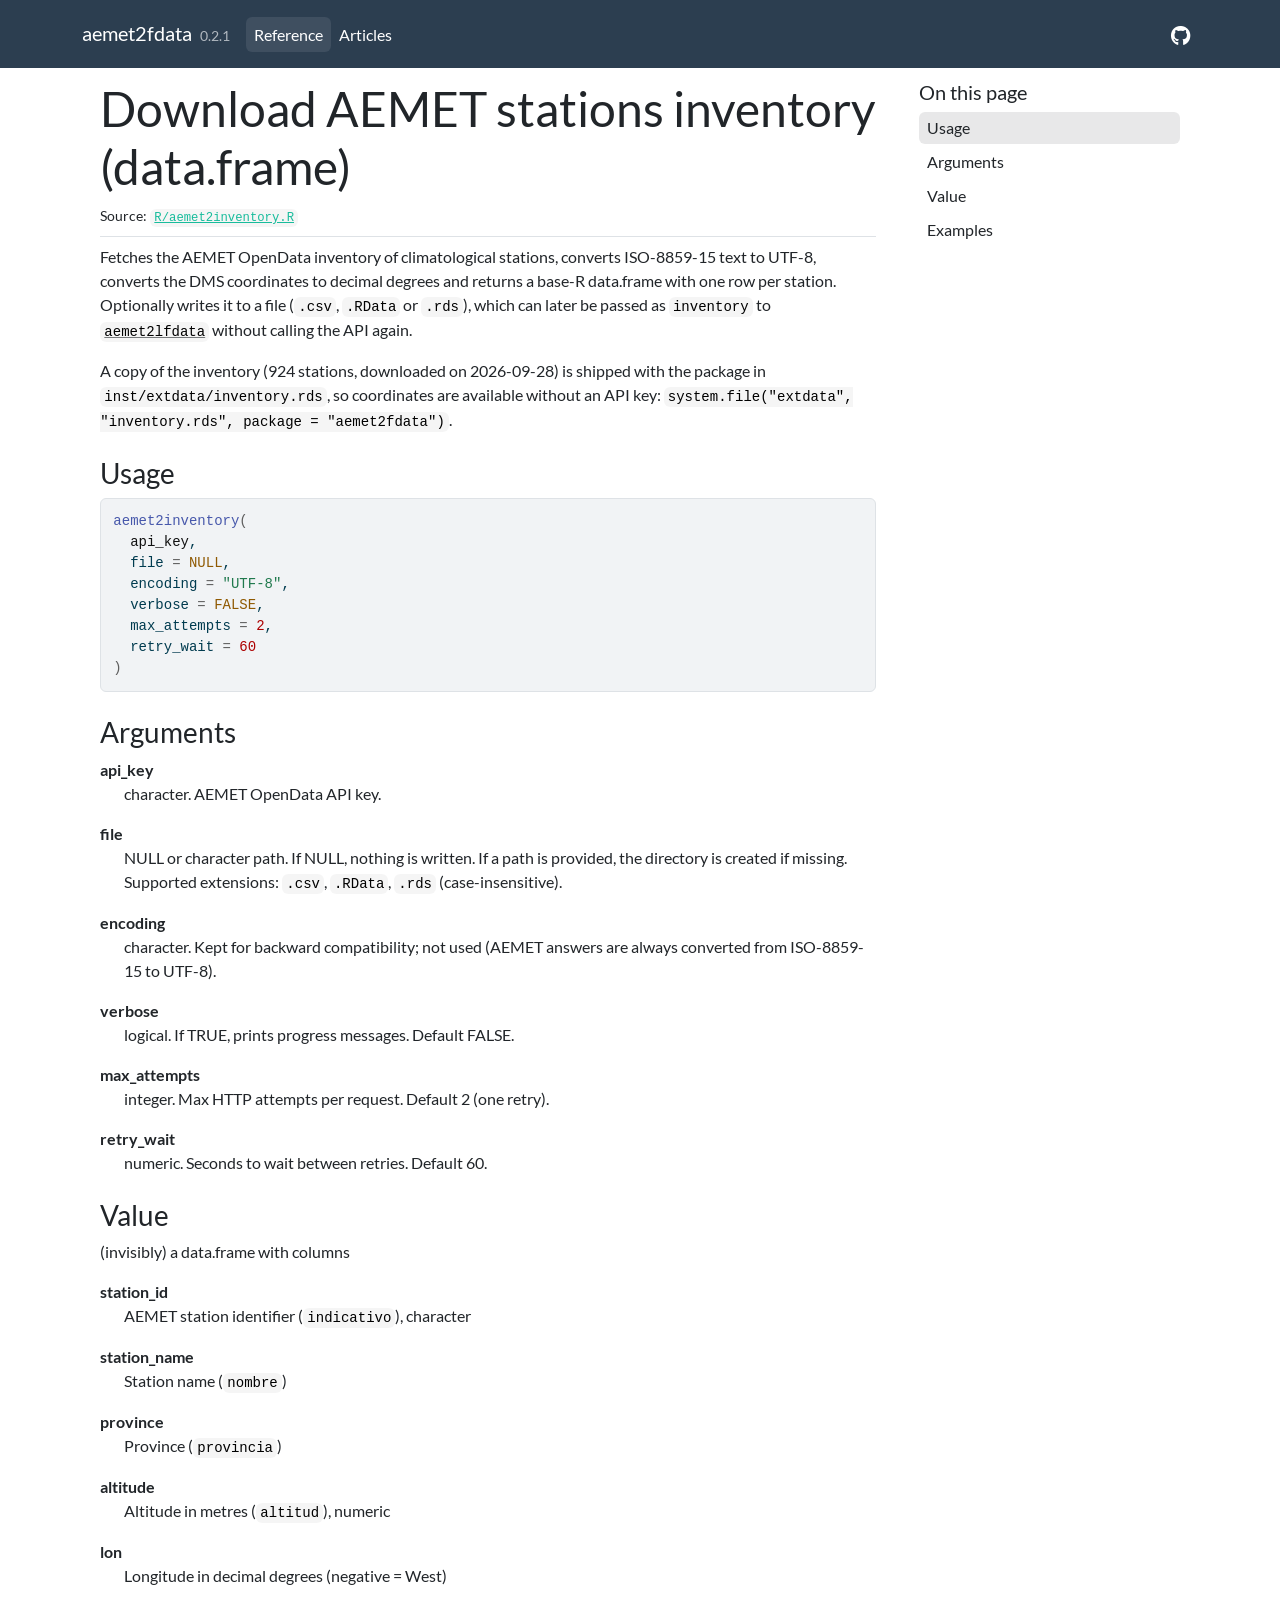
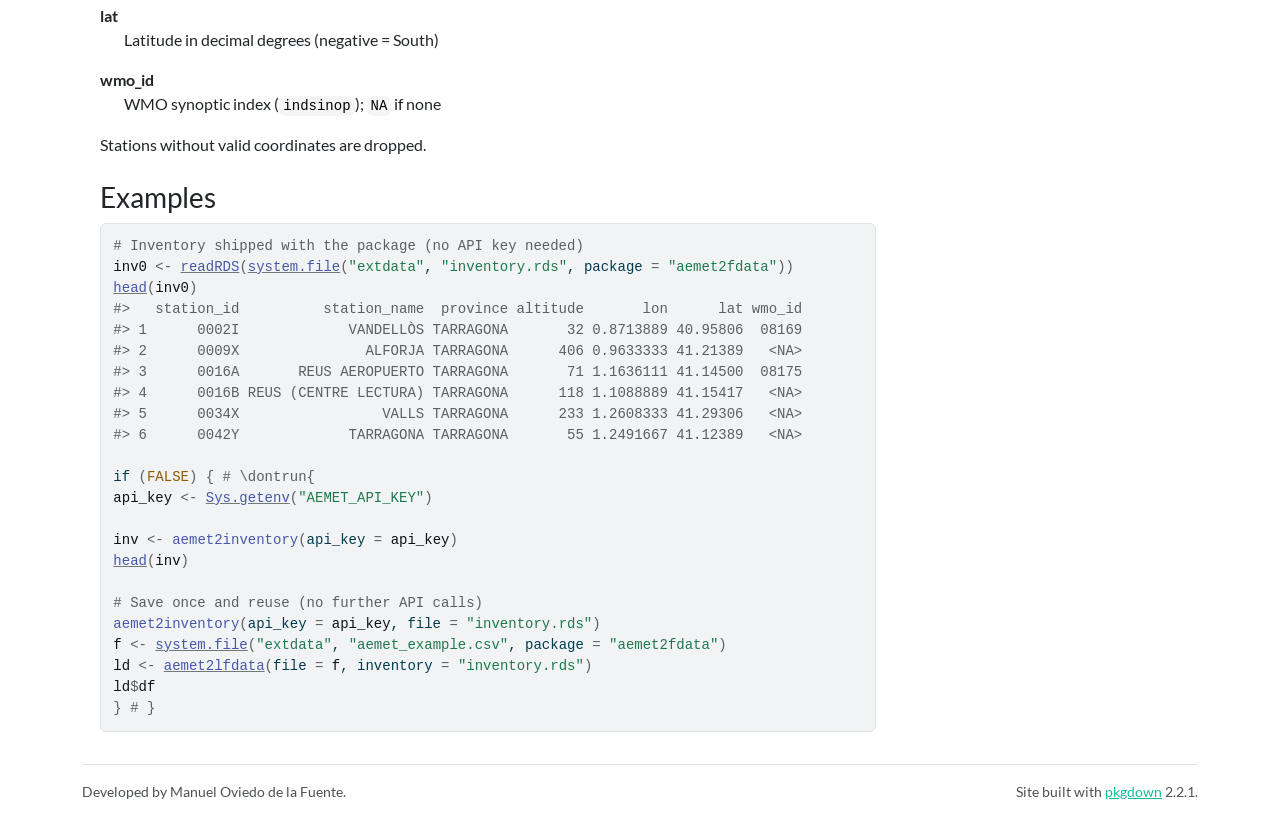
<file: docs/reference/aemet2inventory.html>
<!DOCTYPE html>
<!-- Generated by pkgdown: do not edit by hand --><html lang="en"><head><meta http-equiv="Content-Type" content="text/html; charset=UTF-8"><meta charset="utf-8"><meta http-equiv="X-UA-Compatible" content="IE=edge"><meta name="viewport" content="width=device-width, initial-scale=1, shrink-to-fit=no"><title>Download AEMET stations inventory (data.frame) — aemet2inventory • aemet2fdata</title><script src="../deps/jquery-3.6.0/jquery-3.6.0.min.js"></script><meta name="viewport" content="width=device-width, initial-scale=1, shrink-to-fit=no"><link href="../deps/bootstrap-5.3.8/bootstrap.min.css" rel="stylesheet"><script src="../deps/bootstrap-5.3.8/bootstrap.bundle.min.js"></script><link href="../deps/font-awesome-6.5.2/css/all.min.css" rel="stylesheet"><link href="../deps/font-awesome-6.5.2/css/v4-shims.min.css" rel="stylesheet"><script src="../deps/headroom-0.11.0/headroom.min.js"></script><script src="../deps/headroom-0.11.0/jQuery.headroom.min.js"></script><script src="../deps/bootstrap-toc-1.0.1/bootstrap-toc.min.js"></script><script src="../deps/clipboard.js-2.0.11/clipboard.min.js"></script><script src="../deps/search-1.0.0/autocomplete.jquery.min.js"></script><script src="../deps/search-1.0.0/fuse.min.js"></script><script src="../deps/search-1.0.0/mark.min.js"></script><!-- pkgdown --><script src="../pkgdown.js"></script><meta property="og:title" content="Download AEMET stations inventory (data.frame) — aemet2inventory"><meta name="description" content='Fetches the AEMET OpenData inventory of climatological stations, converts
ISO-8859-15 text to UTF-8, converts the DMS coordinates to decimal degrees
and returns a base-R data.frame with one row per station. Optionally writes
it to a file (.csv, .RData or .rds), which can later be
passed as inventory to aemet2lfdata without calling
the API again.
A copy of the inventory (924 stations, downloaded on 2026-09-28) is shipped
with the package in inst/extdata/inventory.rds, so coordinates are
available without an API key:
system.file("extdata", "inventory.rds", package = "aemet2fdata").'><meta property="og:description" content='Fetches the AEMET OpenData inventory of climatological stations, converts
ISO-8859-15 text to UTF-8, converts the DMS coordinates to decimal degrees
and returns a base-R data.frame with one row per station. Optionally writes
it to a file (.csv, .RData or .rds), which can later be
passed as inventory to aemet2lfdata without calling
the API again.
A copy of the inventory (924 stations, downloaded on 2026-09-28) is shipped
with the package in inst/extdata/inventory.rds, so coordinates are
available without an API key:
system.file("extdata", "inventory.rds", package = "aemet2fdata").'></head><body>
    <a href="#main" class="visually-hidden-focusable">Skip to contents</a>


    <nav class="navbar navbar-expand-lg fixed-top bg-primary" data-bs-theme="dark" aria-label="Site navigation"><div class="container">

    <a class="navbar-brand me-2" href="../index.html">aemet2fdata</a>

    <small class="nav-text text-muted me-auto" data-bs-toggle="tooltip" data-bs-placement="bottom" title="Released version">0.2.1</small>


    <button class="navbar-toggler" type="button" data-bs-toggle="collapse" data-bs-target="#navbar" aria-controls="navbar" aria-expanded="false" aria-label="Toggle navigation">
      <span class="navbar-toggler-icon"></span>
    </button>

    <div id="navbar" class="collapse navbar-collapse ms-3">
      <ul class="navbar-nav me-auto"><li class="active nav-item"><a class="nav-link" href="../reference/index.html">Reference</a></li>
<li class="nav-item"><a class="nav-link" href="../articles/index.html">Articles</a></li>
      </ul><ul class="navbar-nav"><li class="nav-item"><a class="external-link nav-link" href="https://github.com/moviedo5/aemet2fdata/" aria-label="GitHub"><span class="fa fab fa-github fa-lg"></span></a></li>
      </ul></div>


  </div>
</nav><div class="container template-reference-topic">
<div class="row">
  <main id="main" class="col-md-9"><div class="page-header">

      <h1>Download AEMET stations inventory (data.frame)</h1>
      <small class="dont-index">Source: <a href="https://github.com/moviedo5/aemet2fdata/blob/HEAD/R/aemet2inventory.R" class="external-link"><code>R/aemet2inventory.R</code></a></small>
      <div class="d-none name"><code>aemet2inventory.Rd</code></div>
    </div>

    <div class="ref-description section level2">
    <p>Fetches the AEMET OpenData inventory of climatological stations, converts
ISO-8859-15 text to UTF-8, converts the DMS coordinates to decimal degrees
and returns a base-R data.frame with one row per station. Optionally writes
it to a file (<code>.csv</code>, <code>.RData</code> or <code>.rds</code>), which can later be
passed as <code>inventory</code> to <code><a href="aemet2lfdata.html">aemet2lfdata</a></code> without calling
the API again.</p>
<p>A copy of the inventory (924 stations, downloaded on 2026-09-28) is shipped
with the package in <code>inst/extdata/inventory.rds</code>, so coordinates are
available without an API key:
<code>system.file("extdata", "inventory.rds", package = "aemet2fdata")</code>.</p>
    </div>

    <div class="section level2">
    <h2 id="ref-usage">Usage<a class="anchor" aria-label="anchor" href="#ref-usage"></a></h2>
    <div class="sourceCode"><pre class="sourceCode r"><code><span><span class="fu">aemet2inventory</span><span class="op">(</span></span>
<span>  <span class="va">api_key</span>,</span>
<span>  file <span class="op">=</span> <span class="cn">NULL</span>,</span>
<span>  encoding <span class="op">=</span> <span class="st">"UTF-8"</span>,</span>
<span>  verbose <span class="op">=</span> <span class="cn">FALSE</span>,</span>
<span>  max_attempts <span class="op">=</span> <span class="fl">2</span>,</span>
<span>  retry_wait <span class="op">=</span> <span class="fl">60</span></span>
<span><span class="op">)</span></span></code></pre></div>
    </div>

    <div class="section level2">
    <h2 id="arguments">Arguments<a class="anchor" aria-label="anchor" href="#arguments"></a></h2>


<dl><dt id="arg-api-key">api_key<a class="anchor" aria-label="anchor" href="#arg-api-key"></a></dt>
<dd><p>character. AEMET OpenData API key.</p></dd>


<dt id="arg-file">file<a class="anchor" aria-label="anchor" href="#arg-file"></a></dt>
<dd><p>NULL or character path. If NULL, nothing is written.
If a path is provided, the directory is created if missing.
Supported extensions: <code>.csv</code>, <code>.RData</code>, <code>.rds</code>
(case-insensitive).</p></dd>


<dt id="arg-encoding">encoding<a class="anchor" aria-label="anchor" href="#arg-encoding"></a></dt>
<dd><p>character. Kept for backward compatibility; not used
(AEMET answers are always converted from ISO-8859-15 to UTF-8).</p></dd>


<dt id="arg-verbose">verbose<a class="anchor" aria-label="anchor" href="#arg-verbose"></a></dt>
<dd><p>logical. If TRUE, prints progress messages. Default FALSE.</p></dd>


<dt id="arg-max-attempts">max_attempts<a class="anchor" aria-label="anchor" href="#arg-max-attempts"></a></dt>
<dd><p>integer. Max HTTP attempts per request. Default 2 (one retry).</p></dd>


<dt id="arg-retry-wait">retry_wait<a class="anchor" aria-label="anchor" href="#arg-retry-wait"></a></dt>
<dd><p>numeric. Seconds to wait between retries. Default 60.</p></dd>

</dl></div>
    <div class="section level2">
    <h2 id="value">Value<a class="anchor" aria-label="anchor" href="#value"></a></h2>
    <p>(invisibly) a data.frame with columns</p><dl><dt>station_id</dt>
<dd><p>AEMET station identifier (<code>indicativo</code>), character</p></dd>

<dt>station_name</dt>
<dd><p>Station name (<code>nombre</code>)</p></dd>

<dt>province</dt>
<dd><p>Province (<code>provincia</code>)</p></dd>

<dt>altitude</dt>
<dd><p>Altitude in metres (<code>altitud</code>), numeric</p></dd>

<dt>lon</dt>
<dd><p>Longitude in decimal degrees (negative = West)</p></dd>

<dt>lat</dt>
<dd><p>Latitude in decimal degrees (negative = South)</p></dd>

<dt>wmo_id</dt>
<dd><p>WMO synoptic index (<code>indsinop</code>); <code>NA</code> if none</p></dd>


</dl><p>Stations without valid coordinates are dropped.</p>
    </div>

    <div class="section level2">
    <h2 id="ref-examples">Examples<a class="anchor" aria-label="anchor" href="#ref-examples"></a></h2>
    <div class="sourceCode"><pre class="sourceCode r"><code><span class="r-in"><span><span class="co"># Inventory shipped with the package (no API key needed)</span></span></span>
<span class="r-in"><span><span class="va">inv0</span> <span class="op">&lt;-</span> <span class="fu"><a href="https://rdrr.io/r/base/readRDS.html" class="external-link">readRDS</a></span><span class="op">(</span><span class="fu"><a href="https://rdrr.io/r/base/system.file.html" class="external-link">system.file</a></span><span class="op">(</span><span class="st">"extdata"</span>, <span class="st">"inventory.rds"</span>, package <span class="op">=</span> <span class="st">"aemet2fdata"</span><span class="op">)</span><span class="op">)</span></span></span>
<span class="r-in"><span><span class="fu"><a href="https://rdrr.io/r/utils/head.html" class="external-link">head</a></span><span class="op">(</span><span class="va">inv0</span><span class="op">)</span></span></span>
<span class="r-out co"><span class="r-pr">#&gt;</span>   station_id          station_name  province altitude       lon      lat wmo_id</span>
<span class="r-out co"><span class="r-pr">#&gt;</span> 1      0002I             VANDELLÒS TARRAGONA       32 0.8713889 40.95806  08169</span>
<span class="r-out co"><span class="r-pr">#&gt;</span> 2      0009X               ALFORJA TARRAGONA      406 0.9633333 41.21389   &lt;NA&gt;</span>
<span class="r-out co"><span class="r-pr">#&gt;</span> 3      0016A       REUS AEROPUERTO TARRAGONA       71 1.1636111 41.14500  08175</span>
<span class="r-out co"><span class="r-pr">#&gt;</span> 4      0016B REUS (CENTRE LECTURA) TARRAGONA      118 1.1088889 41.15417   &lt;NA&gt;</span>
<span class="r-out co"><span class="r-pr">#&gt;</span> 5      0034X                 VALLS TARRAGONA      233 1.2608333 41.29306   &lt;NA&gt;</span>
<span class="r-out co"><span class="r-pr">#&gt;</span> 6      0042Y             TARRAGONA TARRAGONA       55 1.2491667 41.12389   &lt;NA&gt;</span>
<span class="r-in"><span></span></span>
<span class="r-in"><span><span class="kw">if</span> <span class="op">(</span><span class="cn">FALSE</span><span class="op">)</span> <span class="op">{</span> <span class="co"># \dontrun{</span></span></span>
<span class="r-in"><span><span class="va">api_key</span> <span class="op">&lt;-</span> <span class="fu"><a href="https://rdrr.io/r/base/Sys.getenv.html" class="external-link">Sys.getenv</a></span><span class="op">(</span><span class="st">"AEMET_API_KEY"</span><span class="op">)</span></span></span>
<span class="r-in"><span></span></span>
<span class="r-in"><span><span class="va">inv</span> <span class="op">&lt;-</span> <span class="fu">aemet2inventory</span><span class="op">(</span>api_key <span class="op">=</span> <span class="va">api_key</span><span class="op">)</span></span></span>
<span class="r-in"><span><span class="fu"><a href="https://rdrr.io/r/utils/head.html" class="external-link">head</a></span><span class="op">(</span><span class="va">inv</span><span class="op">)</span></span></span>
<span class="r-in"><span></span></span>
<span class="r-in"><span><span class="co"># Save once and reuse (no further API calls)</span></span></span>
<span class="r-in"><span><span class="fu">aemet2inventory</span><span class="op">(</span>api_key <span class="op">=</span> <span class="va">api_key</span>, file <span class="op">=</span> <span class="st">"inventory.rds"</span><span class="op">)</span></span></span>
<span class="r-in"><span><span class="va">f</span> <span class="op">&lt;-</span> <span class="fu"><a href="https://rdrr.io/r/base/system.file.html" class="external-link">system.file</a></span><span class="op">(</span><span class="st">"extdata"</span>, <span class="st">"aemet_example.csv"</span>, package <span class="op">=</span> <span class="st">"aemet2fdata"</span><span class="op">)</span></span></span>
<span class="r-in"><span><span class="va">ld</span> <span class="op">&lt;-</span> <span class="fu"><a href="aemet2lfdata.html">aemet2lfdata</a></span><span class="op">(</span>file <span class="op">=</span> <span class="va">f</span>, inventory <span class="op">=</span> <span class="st">"inventory.rds"</span><span class="op">)</span></span></span>
<span class="r-in"><span><span class="va">ld</span><span class="op">$</span><span class="va">df</span></span></span>
<span class="r-in"><span><span class="op">}</span> <span class="co"># }</span></span></span>
</code></pre></div>
    </div>
  </main><aside class="col-md-3"><nav id="toc" aria-label="Table of contents"><h2>On this page</h2>
    </nav></aside></div>


    <footer><div class="pkgdown-footer-left">
  <p>Developed by Manuel Oviedo de la Fuente.</p>
</div>

<div class="pkgdown-footer-right">
  <p>Site built with <a href="https://pkgdown.r-lib.org/" class="external-link">pkgdown</a> 2.2.1.</p>
</div>

    </footer></div>





  </body></html>
</file>
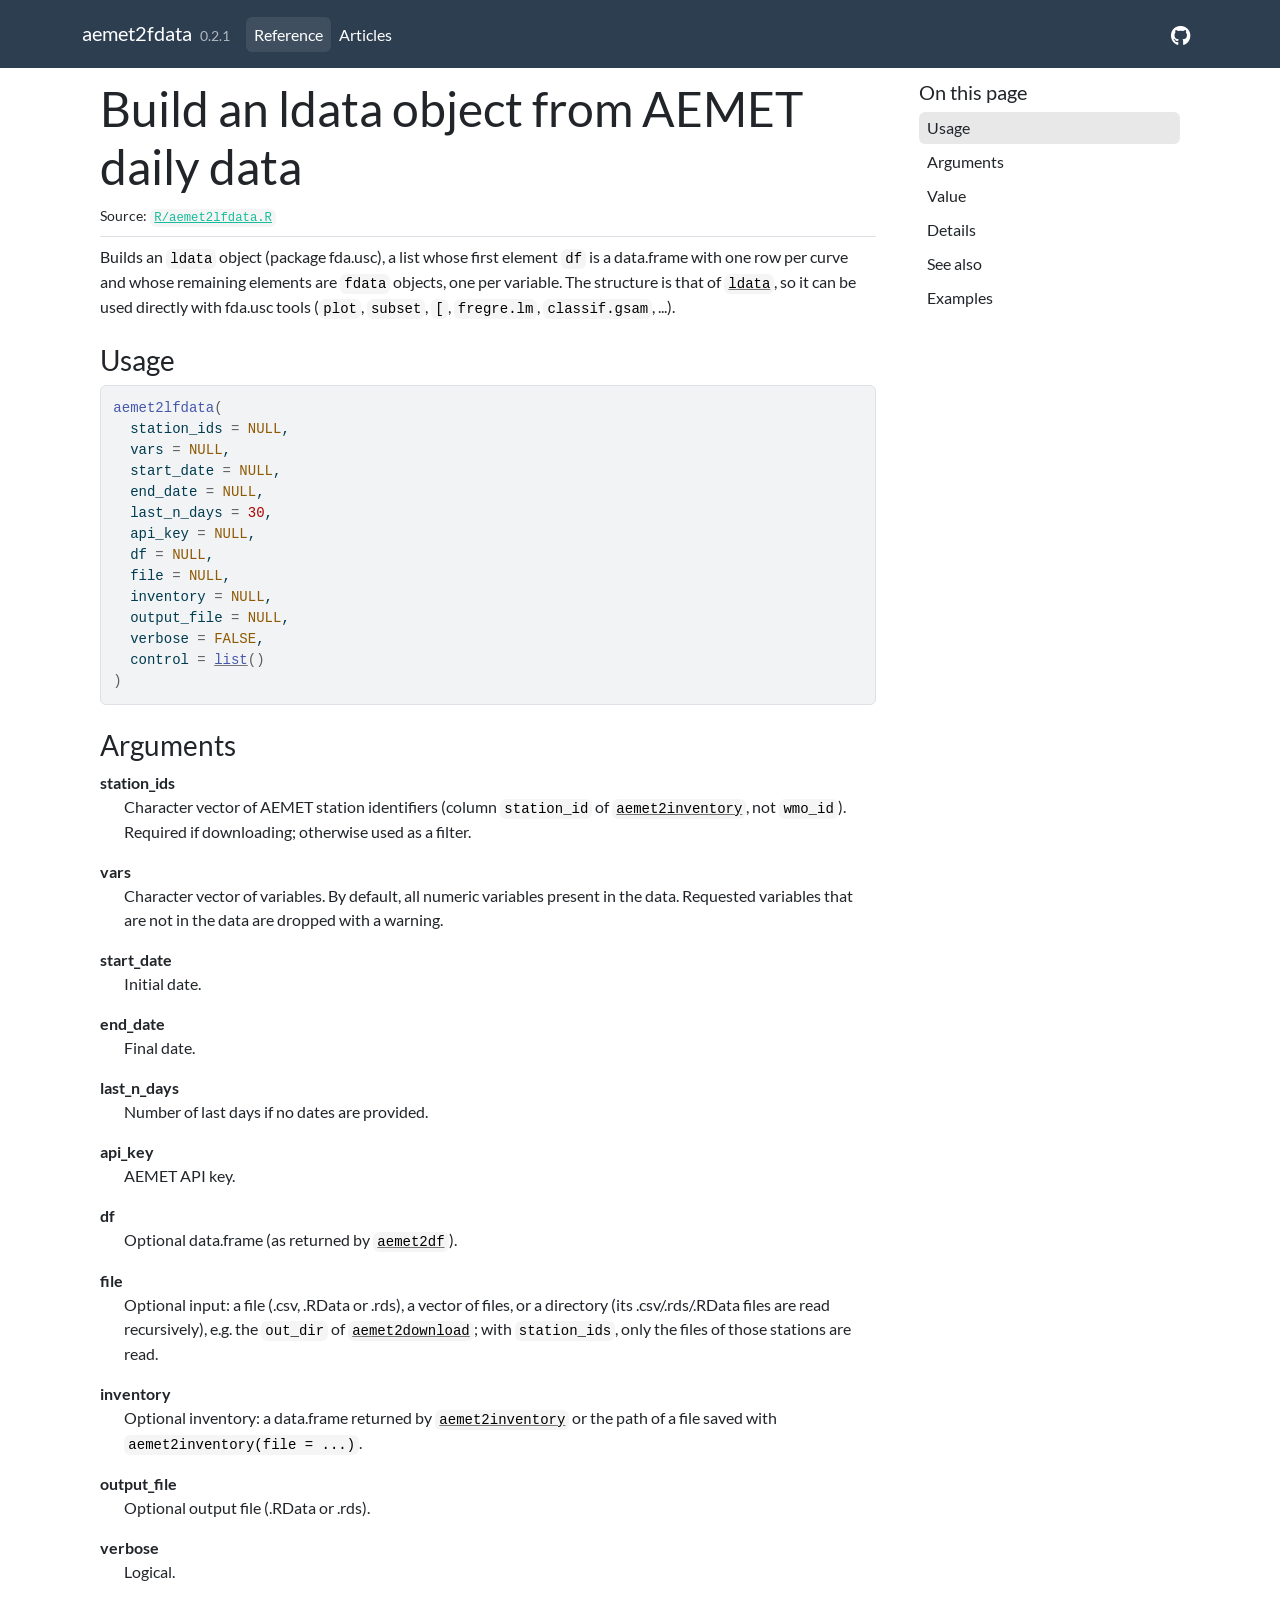
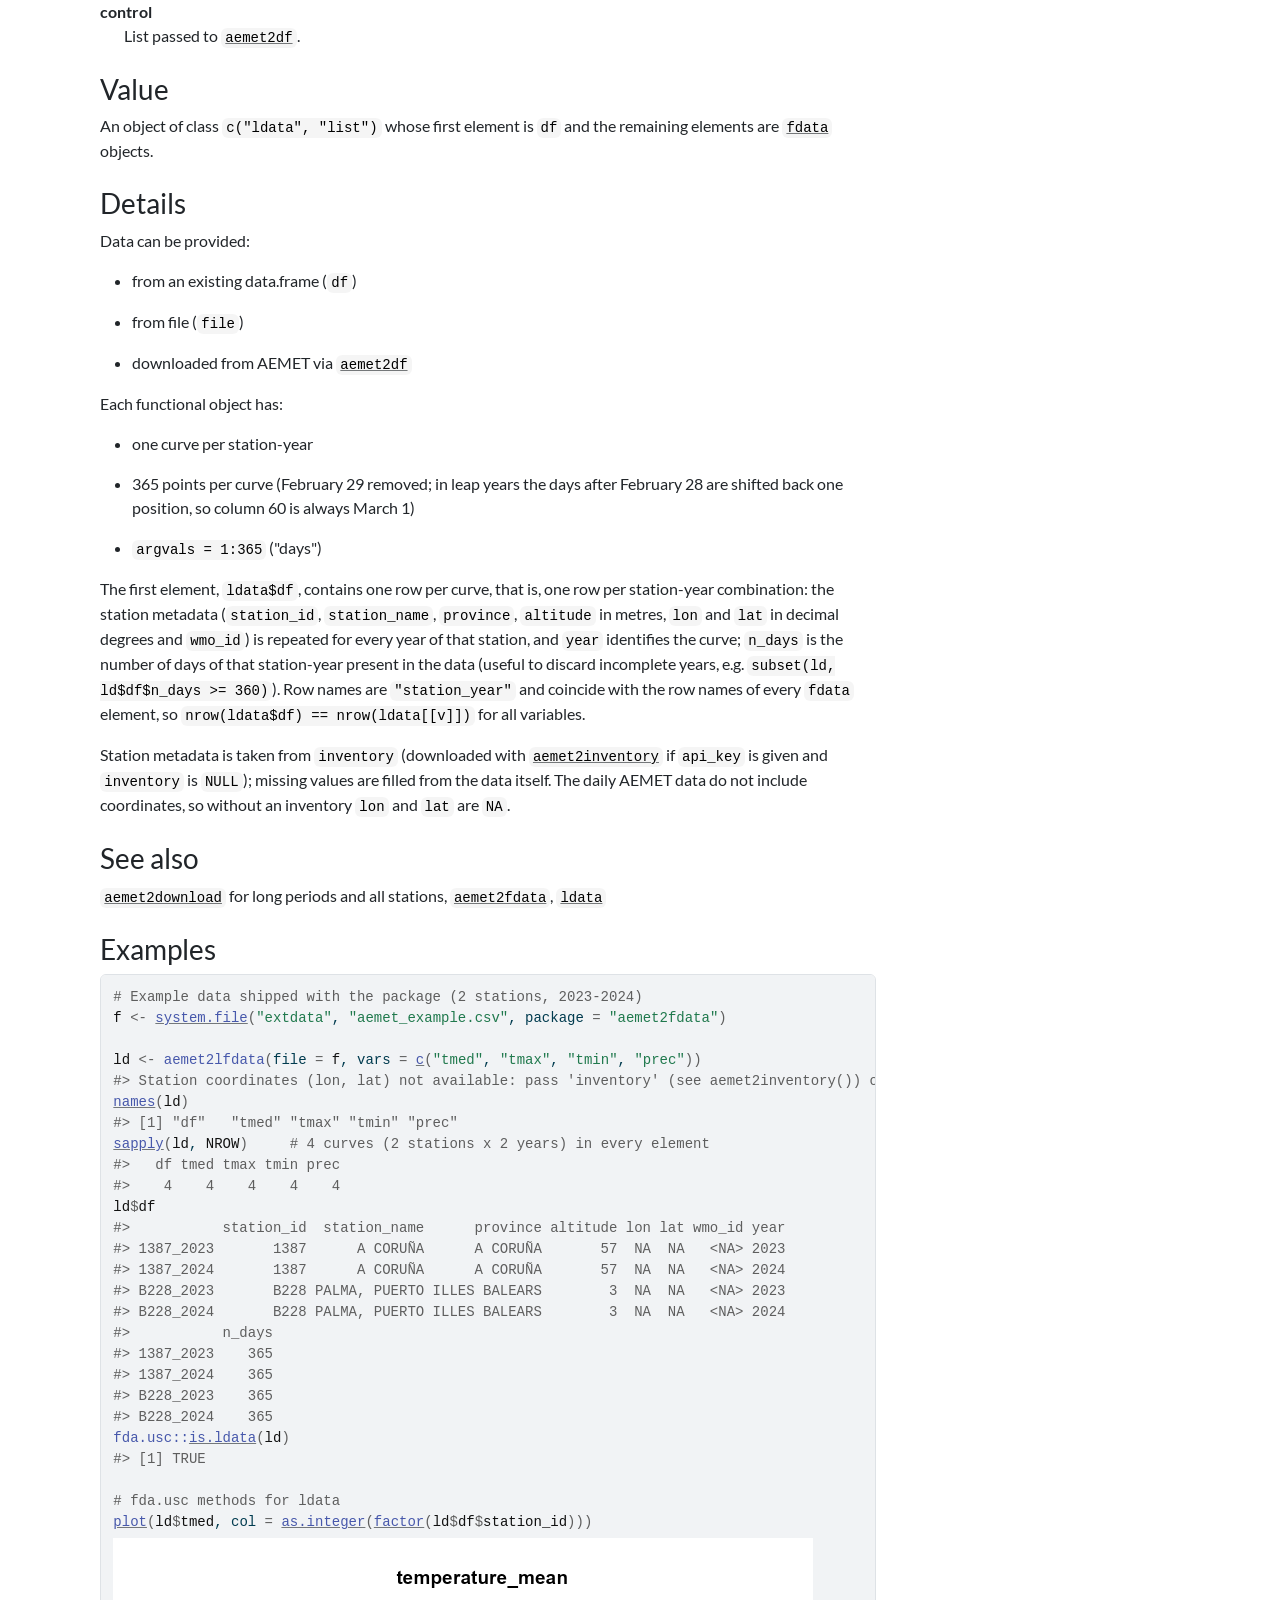
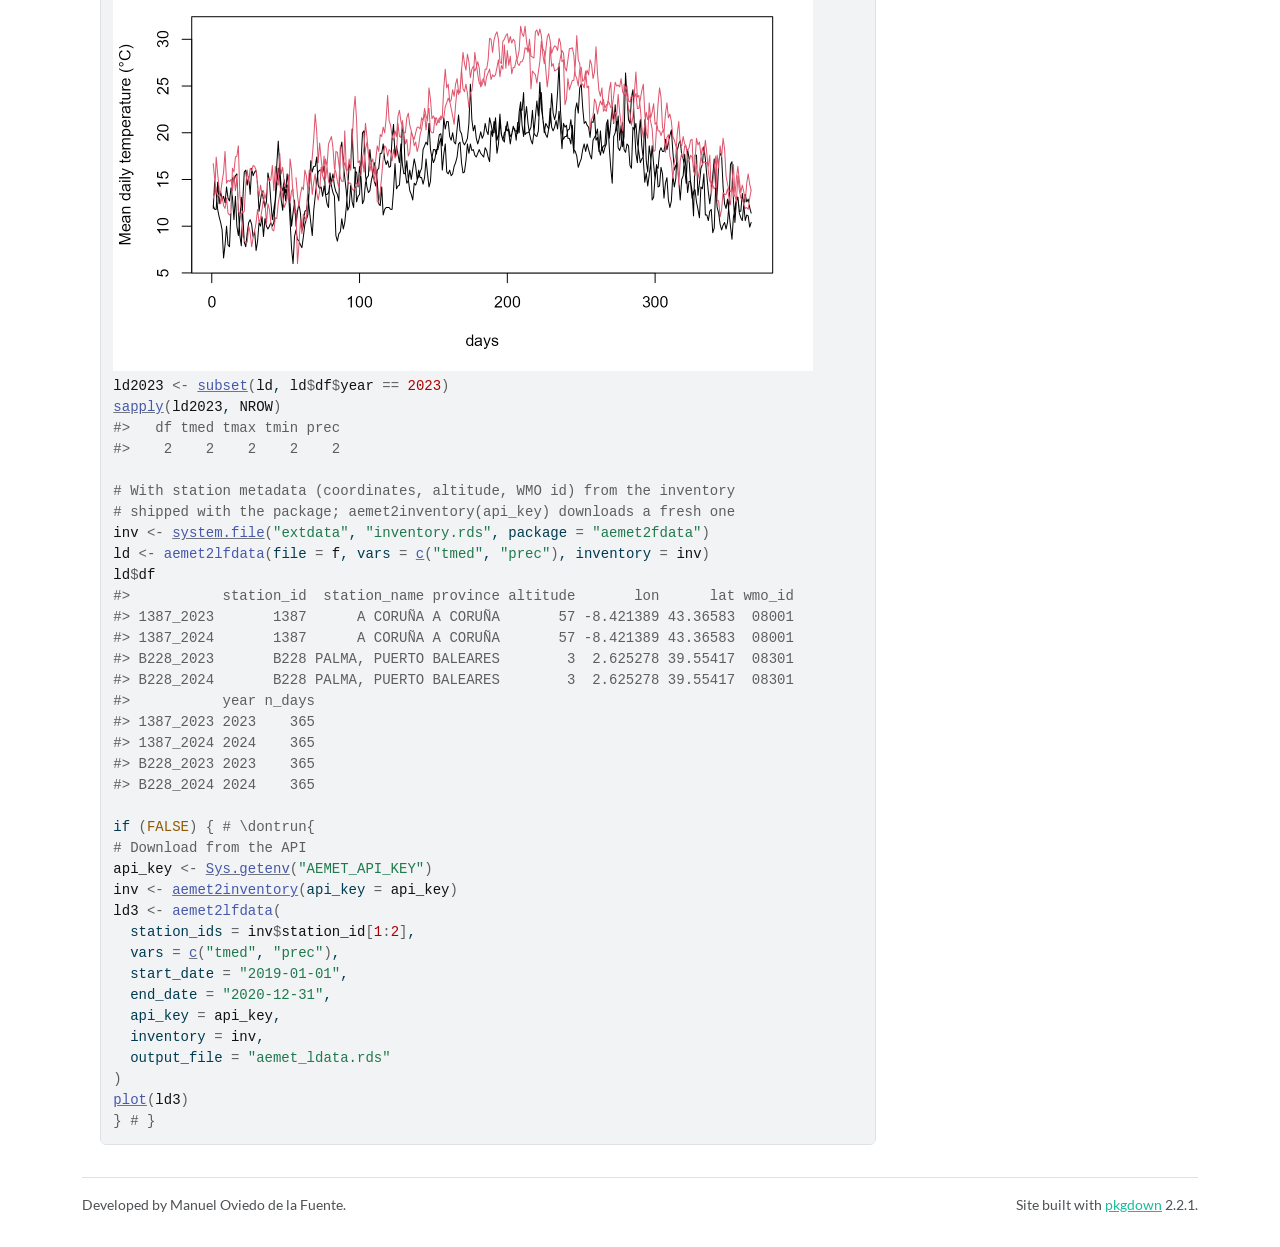
<file: docs/reference/aemet2lfdata.html>
<!DOCTYPE html>
<!-- Generated by pkgdown: do not edit by hand --><html lang="en"><head><meta http-equiv="Content-Type" content="text/html; charset=UTF-8"><meta charset="utf-8"><meta http-equiv="X-UA-Compatible" content="IE=edge"><meta name="viewport" content="width=device-width, initial-scale=1, shrink-to-fit=no"><title>Build an ldata object from AEMET daily data — aemet2lfdata • aemet2fdata</title><script src="../deps/jquery-3.6.0/jquery-3.6.0.min.js"></script><meta name="viewport" content="width=device-width, initial-scale=1, shrink-to-fit=no"><link href="../deps/bootstrap-5.3.8/bootstrap.min.css" rel="stylesheet"><script src="../deps/bootstrap-5.3.8/bootstrap.bundle.min.js"></script><link href="../deps/font-awesome-6.5.2/css/all.min.css" rel="stylesheet"><link href="../deps/font-awesome-6.5.2/css/v4-shims.min.css" rel="stylesheet"><script src="../deps/headroom-0.11.0/headroom.min.js"></script><script src="../deps/headroom-0.11.0/jQuery.headroom.min.js"></script><script src="../deps/bootstrap-toc-1.0.1/bootstrap-toc.min.js"></script><script src="../deps/clipboard.js-2.0.11/clipboard.min.js"></script><script src="../deps/search-1.0.0/autocomplete.jquery.min.js"></script><script src="../deps/search-1.0.0/fuse.min.js"></script><script src="../deps/search-1.0.0/mark.min.js"></script><!-- pkgdown --><script src="../pkgdown.js"></script><meta property="og:title" content="Build an ldata object from AEMET daily data — aemet2lfdata"><meta name="description" content="Builds an ldata object (package fda.usc), a list whose first
element df is a data.frame with one row per curve and whose remaining
elements are fdata objects, one per variable. The structure is that
of ldata, so it can be used directly with
fda.usc tools (plot, subset, [, fregre.lm,
classif.gsam, ...)."><meta property="og:description" content="Builds an ldata object (package fda.usc), a list whose first
element df is a data.frame with one row per curve and whose remaining
elements are fdata objects, one per variable. The structure is that
of ldata, so it can be used directly with
fda.usc tools (plot, subset, [, fregre.lm,
classif.gsam, ...)."></head><body>
    <a href="#main" class="visually-hidden-focusable">Skip to contents</a>


    <nav class="navbar navbar-expand-lg fixed-top bg-primary" data-bs-theme="dark" aria-label="Site navigation"><div class="container">

    <a class="navbar-brand me-2" href="../index.html">aemet2fdata</a>

    <small class="nav-text text-muted me-auto" data-bs-toggle="tooltip" data-bs-placement="bottom" title="Released version">0.2.1</small>


    <button class="navbar-toggler" type="button" data-bs-toggle="collapse" data-bs-target="#navbar" aria-controls="navbar" aria-expanded="false" aria-label="Toggle navigation">
      <span class="navbar-toggler-icon"></span>
    </button>

    <div id="navbar" class="collapse navbar-collapse ms-3">
      <ul class="navbar-nav me-auto"><li class="active nav-item"><a class="nav-link" href="../reference/index.html">Reference</a></li>
<li class="nav-item"><a class="nav-link" href="../articles/index.html">Articles</a></li>
      </ul><ul class="navbar-nav"><li class="nav-item"><a class="external-link nav-link" href="https://github.com/moviedo5/aemet2fdata/" aria-label="GitHub"><span class="fa fab fa-github fa-lg"></span></a></li>
      </ul></div>


  </div>
</nav><div class="container template-reference-topic">
<div class="row">
  <main id="main" class="col-md-9"><div class="page-header">

      <h1>Build an ldata object from AEMET daily data</h1>
      <small class="dont-index">Source: <a href="https://github.com/moviedo5/aemet2fdata/blob/HEAD/R/aemet2lfdata.R" class="external-link"><code>R/aemet2lfdata.R</code></a></small>
      <div class="d-none name"><code>aemet2lfdata.Rd</code></div>
    </div>

    <div class="ref-description section level2">
    <p>Builds an <code>ldata</code> object (package <span class="pkg">fda.usc</span>), a list whose first
element <code>df</code> is a data.frame with one row per curve and whose remaining
elements are <code>fdata</code> objects, one per variable. The structure is that
of <code><a href="https://moviedo5.github.io/fda.usc/reference/ldata.html" class="external-link">ldata</a></code>, so it can be used directly with
<span class="pkg">fda.usc</span> tools (<code>plot</code>, <code>subset</code>, <code>[</code>, <code>fregre.lm</code>,
<code>classif.gsam</code>, ...).</p>
    </div>

    <div class="section level2">
    <h2 id="ref-usage">Usage<a class="anchor" aria-label="anchor" href="#ref-usage"></a></h2>
    <div class="sourceCode"><pre class="sourceCode r"><code><span><span class="fu">aemet2lfdata</span><span class="op">(</span></span>
<span>  station_ids <span class="op">=</span> <span class="cn">NULL</span>,</span>
<span>  vars <span class="op">=</span> <span class="cn">NULL</span>,</span>
<span>  start_date <span class="op">=</span> <span class="cn">NULL</span>,</span>
<span>  end_date <span class="op">=</span> <span class="cn">NULL</span>,</span>
<span>  last_n_days <span class="op">=</span> <span class="fl">30</span>,</span>
<span>  api_key <span class="op">=</span> <span class="cn">NULL</span>,</span>
<span>  df <span class="op">=</span> <span class="cn">NULL</span>,</span>
<span>  file <span class="op">=</span> <span class="cn">NULL</span>,</span>
<span>  inventory <span class="op">=</span> <span class="cn">NULL</span>,</span>
<span>  output_file <span class="op">=</span> <span class="cn">NULL</span>,</span>
<span>  verbose <span class="op">=</span> <span class="cn">FALSE</span>,</span>
<span>  control <span class="op">=</span> <span class="fu"><a href="https://rdrr.io/r/base/list.html" class="external-link">list</a></span><span class="op">(</span><span class="op">)</span></span>
<span><span class="op">)</span></span></code></pre></div>
    </div>

    <div class="section level2">
    <h2 id="arguments">Arguments<a class="anchor" aria-label="anchor" href="#arguments"></a></h2>


<dl><dt id="arg-station-ids">station_ids<a class="anchor" aria-label="anchor" href="#arg-station-ids"></a></dt>
<dd><p>Character vector of AEMET station identifiers (column
<code>station_id</code> of <code><a href="aemet2inventory.html">aemet2inventory</a></code>, not <code>wmo_id</code>).
Required if downloading; otherwise used as a filter.</p></dd>


<dt id="arg-vars">vars<a class="anchor" aria-label="anchor" href="#arg-vars"></a></dt>
<dd><p>Character vector of variables. By default, all numeric
variables present in the data. Requested variables that are not in the
data are dropped with a warning.</p></dd>


<dt id="arg-start-date">start_date<a class="anchor" aria-label="anchor" href="#arg-start-date"></a></dt>
<dd><p>Initial date.</p></dd>


<dt id="arg-end-date">end_date<a class="anchor" aria-label="anchor" href="#arg-end-date"></a></dt>
<dd><p>Final date.</p></dd>


<dt id="arg-last-n-days">last_n_days<a class="anchor" aria-label="anchor" href="#arg-last-n-days"></a></dt>
<dd><p>Number of last days if no dates are provided.</p></dd>


<dt id="arg-api-key">api_key<a class="anchor" aria-label="anchor" href="#arg-api-key"></a></dt>
<dd><p>AEMET API key.</p></dd>


<dt id="arg-df">df<a class="anchor" aria-label="anchor" href="#arg-df"></a></dt>
<dd><p>Optional data.frame (as returned by <code><a href="aemet2df.html">aemet2df</a></code>).</p></dd>


<dt id="arg-file">file<a class="anchor" aria-label="anchor" href="#arg-file"></a></dt>
<dd><p>Optional input: a file (.csv, .RData or .rds), a vector of
files, or a directory (its .csv/.rds/.RData files are read recursively),
e.g. the <code>out_dir</code> of <code><a href="aemet2download.html">aemet2download</a></code>; with
<code>station_ids</code>, only the files of those stations are read.</p></dd>


<dt id="arg-inventory">inventory<a class="anchor" aria-label="anchor" href="#arg-inventory"></a></dt>
<dd><p>Optional inventory: a data.frame returned by
<code><a href="aemet2inventory.html">aemet2inventory</a></code> or the path of a file saved with
<code>aemet2inventory(file = ...)</code>.</p></dd>


<dt id="arg-output-file">output_file<a class="anchor" aria-label="anchor" href="#arg-output-file"></a></dt>
<dd><p>Optional output file (.RData or .rds).</p></dd>


<dt id="arg-verbose">verbose<a class="anchor" aria-label="anchor" href="#arg-verbose"></a></dt>
<dd><p>Logical.</p></dd>


<dt id="arg-control">control<a class="anchor" aria-label="anchor" href="#arg-control"></a></dt>
<dd><p>List passed to <code><a href="aemet2df.html">aemet2df</a></code>.</p></dd>

</dl></div>
    <div class="section level2">
    <h2 id="value">Value<a class="anchor" aria-label="anchor" href="#value"></a></h2>
    <p>An object of class <code>c("ldata", "list")</code> whose first element is
<code>df</code> and the remaining elements are <code><a href="https://moviedo5.github.io/fda.usc/reference/fdata.html" class="external-link">fdata</a></code>
objects.</p>
    </div>
    <div class="section level2">
    <h2 id="details">Details<a class="anchor" aria-label="anchor" href="#details"></a></h2>
    <p>Data can be provided:</p><ul><li><p>from an existing data.frame (<code>df</code>)</p></li>
<li><p>from file (<code>file</code>)</p></li>
<li><p>downloaded from AEMET via <code><a href="aemet2df.html">aemet2df</a></code></p></li>
</ul><p>Each functional object has:</p><ul><li><p>one curve per station-year</p></li>
<li><p>365 points per curve (February 29 removed; in leap years the days
after February 28 are shifted back one position, so column 60 is always
March 1)</p></li>
<li><p><code>argvals = 1:365</code> ("days")</p></li>
</ul><p>The first element, <code>ldata$df</code>, contains one row per curve, that is,
one row per station-year combination: the station metadata
(<code>station_id</code>, <code>station_name</code>, <code>province</code>, <code>altitude</code>
in metres, <code>lon</code> and <code>lat</code> in decimal degrees and <code>wmo_id</code>)
is repeated for every year of that station, and
<code>year</code> identifies the curve; <code>n_days</code> is the number of days of
that station-year present in the data (useful to discard incomplete years,
e.g. <code>subset(ld, ld$df$n_days &gt;= 360)</code>). Row names are <code>"station_year"</code> and
coincide with the row names of every <code>fdata</code> element, so
<code>nrow(ldata$df) == nrow(ldata[[v]])</code> for all variables.</p>
<p>Station metadata is taken from <code>inventory</code> (downloaded with
<code><a href="aemet2inventory.html">aemet2inventory</a></code> if <code>api_key</code> is given and
<code>inventory</code> is <code>NULL</code>); missing values are filled from the data
itself. The daily AEMET data do not include coordinates, so without an
inventory <code>lon</code> and <code>lat</code> are <code>NA</code>.</p>
    </div>
    <div class="section level2">
    <h2 id="see-also">See also<a class="anchor" aria-label="anchor" href="#see-also"></a></h2>
    <div class="dont-index"><p><code><a href="aemet2download.html">aemet2download</a></code> for long periods and all stations,
<code><a href="aemet2fdata.html">aemet2fdata</a></code>, <code><a href="https://moviedo5.github.io/fda.usc/reference/ldata.html" class="external-link">ldata</a></code></p></div>
    </div>

    <div class="section level2">
    <h2 id="ref-examples">Examples<a class="anchor" aria-label="anchor" href="#ref-examples"></a></h2>
    <div class="sourceCode"><pre class="sourceCode r"><code><span class="r-in"><span><span class="co"># Example data shipped with the package (2 stations, 2023-2024)</span></span></span>
<span class="r-in"><span><span class="va">f</span> <span class="op">&lt;-</span> <span class="fu"><a href="https://rdrr.io/r/base/system.file.html" class="external-link">system.file</a></span><span class="op">(</span><span class="st">"extdata"</span>, <span class="st">"aemet_example.csv"</span>, package <span class="op">=</span> <span class="st">"aemet2fdata"</span><span class="op">)</span></span></span>
<span class="r-in"><span></span></span>
<span class="r-in"><span><span class="va">ld</span> <span class="op">&lt;-</span> <span class="fu">aemet2lfdata</span><span class="op">(</span>file <span class="op">=</span> <span class="va">f</span>, vars <span class="op">=</span> <span class="fu"><a href="https://rdrr.io/r/base/c.html" class="external-link">c</a></span><span class="op">(</span><span class="st">"tmed"</span>, <span class="st">"tmax"</span>, <span class="st">"tmin"</span>, <span class="st">"prec"</span><span class="op">)</span><span class="op">)</span></span></span>
<span class="r-msg co"><span class="r-pr">#&gt;</span> Station coordinates (lon, lat) not available: pass 'inventory' (see aemet2inventory()) or 'api_key'.</span>
<span class="r-in"><span><span class="fu"><a href="https://rdrr.io/r/base/names.html" class="external-link">names</a></span><span class="op">(</span><span class="va">ld</span><span class="op">)</span></span></span>
<span class="r-out co"><span class="r-pr">#&gt;</span> [1] "df"   "tmed" "tmax" "tmin" "prec"</span>
<span class="r-in"><span><span class="fu"><a href="https://rdrr.io/r/base/lapply.html" class="external-link">sapply</a></span><span class="op">(</span><span class="va">ld</span>, <span class="va">NROW</span><span class="op">)</span>     <span class="co"># 4 curves (2 stations x 2 years) in every element</span></span></span>
<span class="r-out co"><span class="r-pr">#&gt;</span>   df tmed tmax tmin prec </span>
<span class="r-out co"><span class="r-pr">#&gt;</span>    4    4    4    4    4 </span>
<span class="r-in"><span><span class="va">ld</span><span class="op">$</span><span class="va">df</span></span></span>
<span class="r-out co"><span class="r-pr">#&gt;</span>           station_id  station_name      province altitude lon lat wmo_id year</span>
<span class="r-out co"><span class="r-pr">#&gt;</span> 1387_2023       1387      A CORUÑA      A CORUÑA       57  NA  NA   &lt;NA&gt; 2023</span>
<span class="r-out co"><span class="r-pr">#&gt;</span> 1387_2024       1387      A CORUÑA      A CORUÑA       57  NA  NA   &lt;NA&gt; 2024</span>
<span class="r-out co"><span class="r-pr">#&gt;</span> B228_2023       B228 PALMA, PUERTO ILLES BALEARS        3  NA  NA   &lt;NA&gt; 2023</span>
<span class="r-out co"><span class="r-pr">#&gt;</span> B228_2024       B228 PALMA, PUERTO ILLES BALEARS        3  NA  NA   &lt;NA&gt; 2024</span>
<span class="r-out co"><span class="r-pr">#&gt;</span>           n_days</span>
<span class="r-out co"><span class="r-pr">#&gt;</span> 1387_2023    365</span>
<span class="r-out co"><span class="r-pr">#&gt;</span> 1387_2024    365</span>
<span class="r-out co"><span class="r-pr">#&gt;</span> B228_2023    365</span>
<span class="r-out co"><span class="r-pr">#&gt;</span> B228_2024    365</span>
<span class="r-in"><span><span class="fu">fda.usc</span><span class="fu">::</span><span class="fu"><a href="https://moviedo5.github.io/fda.usc/reference/ldata.html" class="external-link">is.ldata</a></span><span class="op">(</span><span class="va">ld</span><span class="op">)</span></span></span>
<span class="r-out co"><span class="r-pr">#&gt;</span> [1] TRUE</span>
<span class="r-in"><span></span></span>
<span class="r-in"><span><span class="co"># fda.usc methods for ldata</span></span></span>
<span class="r-in"><span><span class="fu"><a href="https://rdrr.io/r/graphics/plot.default.html" class="external-link">plot</a></span><span class="op">(</span><span class="va">ld</span><span class="op">$</span><span class="va">tmed</span>, col <span class="op">=</span> <span class="fu"><a href="https://rdrr.io/r/base/integer.html" class="external-link">as.integer</a></span><span class="op">(</span><span class="fu"><a href="https://rdrr.io/r/base/factor.html" class="external-link">factor</a></span><span class="op">(</span><span class="va">ld</span><span class="op">$</span><span class="va">df</span><span class="op">$</span><span class="va">station_id</span><span class="op">)</span><span class="op">)</span><span class="op">)</span></span></span>
<span class="r-plt img"><img src="aemet2lfdata-1.png" alt="" width="700" height="433"></span>
<span class="r-in"><span><span class="va">ld2023</span> <span class="op">&lt;-</span> <span class="fu"><a href="https://rdrr.io/r/base/subset.html" class="external-link">subset</a></span><span class="op">(</span><span class="va">ld</span>, <span class="va">ld</span><span class="op">$</span><span class="va">df</span><span class="op">$</span><span class="va">year</span> <span class="op">==</span> <span class="fl">2023</span><span class="op">)</span></span></span>
<span class="r-in"><span><span class="fu"><a href="https://rdrr.io/r/base/lapply.html" class="external-link">sapply</a></span><span class="op">(</span><span class="va">ld2023</span>, <span class="va">NROW</span><span class="op">)</span></span></span>
<span class="r-out co"><span class="r-pr">#&gt;</span>   df tmed tmax tmin prec </span>
<span class="r-out co"><span class="r-pr">#&gt;</span>    2    2    2    2    2 </span>
<span class="r-in"><span></span></span>
<span class="r-in"><span><span class="co"># With station metadata (coordinates, altitude, WMO id) from the inventory</span></span></span>
<span class="r-in"><span><span class="co"># shipped with the package; aemet2inventory(api_key) downloads a fresh one</span></span></span>
<span class="r-in"><span><span class="va">inv</span> <span class="op">&lt;-</span> <span class="fu"><a href="https://rdrr.io/r/base/system.file.html" class="external-link">system.file</a></span><span class="op">(</span><span class="st">"extdata"</span>, <span class="st">"inventory.rds"</span>, package <span class="op">=</span> <span class="st">"aemet2fdata"</span><span class="op">)</span></span></span>
<span class="r-in"><span><span class="va">ld</span> <span class="op">&lt;-</span> <span class="fu">aemet2lfdata</span><span class="op">(</span>file <span class="op">=</span> <span class="va">f</span>, vars <span class="op">=</span> <span class="fu"><a href="https://rdrr.io/r/base/c.html" class="external-link">c</a></span><span class="op">(</span><span class="st">"tmed"</span>, <span class="st">"prec"</span><span class="op">)</span>, inventory <span class="op">=</span> <span class="va">inv</span><span class="op">)</span></span></span>
<span class="r-in"><span><span class="va">ld</span><span class="op">$</span><span class="va">df</span></span></span>
<span class="r-out co"><span class="r-pr">#&gt;</span>           station_id  station_name province altitude       lon      lat wmo_id</span>
<span class="r-out co"><span class="r-pr">#&gt;</span> 1387_2023       1387      A CORUÑA A CORUÑA       57 -8.421389 43.36583  08001</span>
<span class="r-out co"><span class="r-pr">#&gt;</span> 1387_2024       1387      A CORUÑA A CORUÑA       57 -8.421389 43.36583  08001</span>
<span class="r-out co"><span class="r-pr">#&gt;</span> B228_2023       B228 PALMA, PUERTO BALEARES        3  2.625278 39.55417  08301</span>
<span class="r-out co"><span class="r-pr">#&gt;</span> B228_2024       B228 PALMA, PUERTO BALEARES        3  2.625278 39.55417  08301</span>
<span class="r-out co"><span class="r-pr">#&gt;</span>           year n_days</span>
<span class="r-out co"><span class="r-pr">#&gt;</span> 1387_2023 2023    365</span>
<span class="r-out co"><span class="r-pr">#&gt;</span> 1387_2024 2024    365</span>
<span class="r-out co"><span class="r-pr">#&gt;</span> B228_2023 2023    365</span>
<span class="r-out co"><span class="r-pr">#&gt;</span> B228_2024 2024    365</span>
<span class="r-in"><span></span></span>
<span class="r-in"><span><span class="kw">if</span> <span class="op">(</span><span class="cn">FALSE</span><span class="op">)</span> <span class="op">{</span> <span class="co"># \dontrun{</span></span></span>
<span class="r-in"><span><span class="co"># Download from the API</span></span></span>
<span class="r-in"><span><span class="va">api_key</span> <span class="op">&lt;-</span> <span class="fu"><a href="https://rdrr.io/r/base/Sys.getenv.html" class="external-link">Sys.getenv</a></span><span class="op">(</span><span class="st">"AEMET_API_KEY"</span><span class="op">)</span></span></span>
<span class="r-in"><span><span class="va">inv</span> <span class="op">&lt;-</span> <span class="fu"><a href="aemet2inventory.html">aemet2inventory</a></span><span class="op">(</span>api_key <span class="op">=</span> <span class="va">api_key</span><span class="op">)</span></span></span>
<span class="r-in"><span><span class="va">ld3</span> <span class="op">&lt;-</span> <span class="fu">aemet2lfdata</span><span class="op">(</span></span></span>
<span class="r-in"><span>  station_ids <span class="op">=</span> <span class="va">inv</span><span class="op">$</span><span class="va">station_id</span><span class="op">[</span><span class="fl">1</span><span class="op">:</span><span class="fl">2</span><span class="op">]</span>,</span></span>
<span class="r-in"><span>  vars <span class="op">=</span> <span class="fu"><a href="https://rdrr.io/r/base/c.html" class="external-link">c</a></span><span class="op">(</span><span class="st">"tmed"</span>, <span class="st">"prec"</span><span class="op">)</span>,</span></span>
<span class="r-in"><span>  start_date <span class="op">=</span> <span class="st">"2019-01-01"</span>,</span></span>
<span class="r-in"><span>  end_date <span class="op">=</span> <span class="st">"2020-12-31"</span>,</span></span>
<span class="r-in"><span>  api_key <span class="op">=</span> <span class="va">api_key</span>,</span></span>
<span class="r-in"><span>  inventory <span class="op">=</span> <span class="va">inv</span>,</span></span>
<span class="r-in"><span>  output_file <span class="op">=</span> <span class="st">"aemet_ldata.rds"</span></span></span>
<span class="r-in"><span><span class="op">)</span></span></span>
<span class="r-in"><span><span class="fu"><a href="https://rdrr.io/r/graphics/plot.default.html" class="external-link">plot</a></span><span class="op">(</span><span class="va">ld3</span><span class="op">)</span></span></span>
<span class="r-in"><span><span class="op">}</span> <span class="co"># }</span></span></span>
</code></pre></div>
    </div>
  </main><aside class="col-md-3"><nav id="toc" aria-label="Table of contents"><h2>On this page</h2>
    </nav></aside></div>


    <footer><div class="pkgdown-footer-left">
  <p>Developed by Manuel Oviedo de la Fuente.</p>
</div>

<div class="pkgdown-footer-right">
  <p>Site built with <a href="https://pkgdown.r-lib.org/" class="external-link">pkgdown</a> 2.2.1.</p>
</div>

    </footer></div>





  </body></html>
</file>
<file: docs/deps/font-awesome-6.5.2/css/v4-shims.min.css>
/*!
 * Font Awesome Free 6.5.2 by @fontawesome - https://fontawesome.com
 * License - https://fontawesome.com/license/free (Icons: CC BY 4.0, Fonts: SIL OFL 1.1, Code: MIT License)
 * Copyright 2024 Fonticons, Inc.
 */
.fa.fa-glass:before{content:"\f000"}.fa.fa-envelope-o{font-family:"Font Awesome 6 Free";font-weight:400}.fa.fa-envelope-o:before{content:"\f0e0"}.fa.fa-star-o{font-family:"Font Awesome 6 Free";font-weight:400}.fa.fa-star-o:before{content:"\f005"}.fa.fa-close:before,.fa.fa-remove:before{content:"\f00d"}.fa.fa-gear:before{content:"\f013"}.fa.fa-trash-o{font-family:"Font Awesome 6 Free";font-weight:400}.fa.fa-trash-o:before{content:"\f2ed"}.fa.fa-home:before{content:"\f015"}.fa.fa-file-o{font-family:"Font Awesome 6 Free";font-weight:400}.fa.fa-file-o:before{content:"\f15b"}.fa.fa-clock-o{font-family:"Font Awesome 6 Free";font-weight:400}.fa.fa-clock-o:before{content:"\f017"}.fa.fa-arrow-circle-o-down{font-family:"Font Awesome 6 Free";font-weight:400}.fa.fa-arrow-circle-o-down:before{content:"\f358"}.fa.fa-arrow-circle-o-up{font-family:"Font Awesome 6 Free";font-weight:400}.fa.fa-arrow-circle-o-up:before{content:"\f35b"}.fa.fa-play-circle-o{font-family:"Font Awesome 6 Free";font-weight:400}.fa.fa-play-circle-o:before{content:"\f144"}.fa.fa-repeat:before,.fa.fa-rotate-right:before{content:"\f01e"}.fa.fa-refresh:before{content:"\f021"}.fa.fa-list-alt{font-family:"Font Awesome 6 Free";font-weight:400}.fa.fa-list-alt:before{content:"\f022"}.fa.fa-dedent:before{content:"\f03b"}.fa.fa-video-camera:before{content:"\f03d"}.fa.fa-picture-o{font-family:"Font Awesome 6 Free";font-weight:400}.fa.fa-picture-o:before{content:"\f03e"}.fa.fa-photo{font-family:"Font Awesome 6 Free";font-weight:400}.fa.fa-photo:before{content:"\f03e"}.fa.fa-image{font-family:"Font Awesome 6 Free";font-weight:400}.fa.fa-image:before{content:"\f03e"}.fa.fa-map-marker:before{content:"\f3c5"}.fa.fa-pencil-square-o{font-family:"Font Awesome 6 Free";font-weight:400}.fa.fa-pencil-square-o:before{content:"\f044"}.fa.fa-edit{font-family:"Font Awesome 6 Free";font-weight:400}.fa.fa-edit:before{content:"\f044"}.fa.fa-share-square-o:before{content:"\f14d"}.fa.fa-check-square-o{font-family:"Font Awesome 6 Free";font-weight:400}.fa.fa-check-square-o:before{content:"\f14a"}.fa.fa-arrows:before{content:"\f0b2"}.fa.fa-times-circle-o{font-family:"Font Awesome 6 Free";font-weight:400}.fa.fa-times-circle-o:before{content:"\f057"}.fa.fa-check-circle-o{font-family:"Font Awesome 6 Free";font-weight:400}.fa.fa-check-circle-o:before{content:"\f058"}.fa.fa-mail-forward:before{content:"\f064"}.fa.fa-expand:before{content:"\f424"}.fa.fa-compress:before{content:"\f422"}.fa.fa-eye,.fa.fa-eye-slash{font-family:"Font Awesome 6 Free";font-weight:400}.fa.fa-warning:before{content:"\f071"}.fa.fa-calendar:before{content:"\f073"}.fa.fa-arrows-v:before{content:"\f338"}.fa.fa-arrows-h:before{content:"\f337"}.fa.fa-bar-chart-o:before,.fa.fa-bar-chart:before{content:"\e0e3"}.fa.fa-twitter-square{font-family:"Font Awesome 6 Brands";font-weight:400}.fa.fa-twitter-square:before{content:"\f081"}.fa.fa-facebook-square{font-family:"Font Awesome 6 Brands";font-weight:400}.fa.fa-facebook-square:before{content:"\f082"}.fa.fa-gears:before{content:"\f085"}.fa.fa-thumbs-o-up{font-family:"Font Awesome 6 Free";font-weight:400}.fa.fa-thumbs-o-up:before{content:"\f164"}.fa.fa-thumbs-o-down{font-family:"Font Awesome 6 Free";font-weight:400}.fa.fa-thumbs-o-down:before{content:"\f165"}.fa.fa-heart-o{font-family:"Font Awesome 6 Free";font-weight:400}.fa.fa-heart-o:before{content:"\f004"}.fa.fa-sign-out:before{content:"\f2f5"}.fa.fa-linkedin-square{font-family:"Font Awesome 6 Brands";font-weight:400}.fa.fa-linkedin-square:before{content:"\f08c"}.fa.fa-thumb-tack:before{content:"\f08d"}.fa.fa-external-link:before{content:"\f35d"}.fa.fa-sign-in:before{content:"\f2f6"}.fa.fa-github-square{font-family:"Font Awesome 6 Brands";font-weight:400}.fa.fa-github-square:before{content:"\f092"}.fa.fa-lemon-o{font-family:"Font Awesome 6 Free";font-weight:400}.fa.fa-lemon-o:before{content:"\f094"}.fa.fa-square-o{font-family:"Font Awesome 6 Free";font-weight:400}.fa.fa-square-o:before{content:"\f0c8"}.fa.fa-bookmark-o{font-family:"Font Awesome 6 Free";font-weight:400}.fa.fa-bookmark-o:before{content:"\f02e"}.fa.fa-facebook,.fa.fa-twitter{font-family:"Font Awesome 6 Brands";font-weight:400}.fa.fa-facebook:before{content:"\f39e"}.fa.fa-facebook-f{font-family:"Font Awesome 6 Brands";font-weight:400}.fa.fa-facebook-f:before{content:"\f39e"}.fa.fa-github{font-family:"Font Awesome 6 Brands";font-weight:400}.fa.fa-credit-card{font-family:"Font Awesome 6 Free";font-weight:400}.fa.fa-feed:before{content:"\f09e"}.fa.fa-hdd-o{font-family:"Font Awesome 6 Free";font-weight:400}.fa.fa-hdd-o:before{content:"\f0a0"}.fa.fa-hand-o-right{font-family:"Font Awesome 6 Free";font-weight:400}.fa.fa-hand-o-right:before{content:"\f0a4"}.fa.fa-hand-o-left{font-family:"Font Awesome 6 Free";font-weight:400}.fa.fa-hand-o-left:before{content:"\f0a5"}.fa.fa-hand-o-up{font-family:"Font Awesome 6 Free";font-weight:400}.fa.fa-hand-o-up:before{content:"\f0a6"}.fa.fa-hand-o-down{font-family:"Font Awesome 6 Free";font-weight:400}.fa.fa-hand-o-down:before{content:"\f0a7"}.fa.fa-globe:before{content:"\f57d"}.fa.fa-tasks:before{content:"\f828"}.fa.fa-arrows-alt:before{content:"\f31e"}.fa.fa-group:before{content:"\f0c0"}.fa.fa-chain:before{content:"\f0c1"}.fa.fa-cut:before{content:"\f0c4"}.fa.fa-files-o{font-family:"Font Awesome 6 Free";font-weight:400}.fa.fa-files-o:before{content:"\f0c5"}.fa.fa-floppy-o{font-family:"Font Awesome 6 Free";font-weight:400}.fa.fa-floppy-o:before{content:"\f0c7"}.fa.fa-save{font-family:"Font Awesome 6 Free";font-weight:400}.fa.fa-save:before{content:"\f0c7"}.fa.fa-navicon:before,.fa.fa-reorder:before{content:"\f0c9"}.fa.fa-magic:before{content:"\e2ca"}.fa.fa-pinterest,.fa.fa-pinterest-square{font-family:"Font Awesome 6 Brands";font-weight:400}.fa.fa-pinterest-square:before{content:"\f0d3"}.fa.fa-google-plus-square{font-family:"Font Awesome 6 Brands";font-weight:400}.fa.fa-google-plus-square:before{content:"\f0d4"}.fa.fa-google-plus{font-family:"Font Awesome 6 Brands";font-weight:400}.fa.fa-google-plus:before{content:"\f0d5"}.fa.fa-money:before{content:"\f3d1"}.fa.fa-unsorted:before{content:"\f0dc"}.fa.fa-sort-desc:before{content:"\f0dd"}.fa.fa-sort-asc:before{content:"\f0de"}.fa.fa-linkedin{font-family:"Font Awesome 6 Brands";font-weight:400}.fa.fa-linkedin:before{content:"\f0e1"}.fa.fa-rotate-left:before{content:"\f0e2"}.fa.fa-legal:before{content:"\f0e3"}.fa.fa-dashboard:before,.fa.fa-tachometer:before{content:"\f625"}.fa.fa-comment-o{font-family:"Font Awesome 6 Free";font-weight:400}.fa.fa-comment-o:before{content:"\f075"}.fa.fa-comments-o{font-family:"Font Awesome 6 Free";font-weight:400}.fa.fa-comments-o:before{content:"\f086"}.fa.fa-flash:before{content:"\f0e7"}.fa.fa-clipboard:before{content:"\f0ea"}.fa.fa-lightbulb-o{font-family:"Font Awesome 6 Free";font-weight:400}.fa.fa-lightbulb-o:before{content:"\f0eb"}.fa.fa-exchange:before{content:"\f362"}.fa.fa-cloud-download:before{content:"\f0ed"}.fa.fa-cloud-upload:before{content:"\f0ee"}.fa.fa-bell-o{font-family:"Font Awesome 6 Free";font-weight:400}.fa.fa-bell-o:before{content:"\f0f3"}.fa.fa-cutlery:before{content:"\f2e7"}.fa.fa-file-text-o{font-family:"Font Awesome 6 Free";font-weight:400}.fa.fa-file-text-o:before{content:"\f15c"}.fa.fa-building-o{font-family:"Font Awesome 6 Free";font-weight:400}.fa.fa-building-o:before{content:"\f1ad"}.fa.fa-hospital-o{font-family:"Font Awesome 6 Free";font-weight:400}.fa.fa-hospital-o:before{content:"\f0f8"}.fa.fa-tablet:before{content:"\f3fa"}.fa.fa-mobile-phone:before,.fa.fa-mobile:before{content:"\f3cd"}.fa.fa-circle-o{font-family:"Font Awesome 6 Free";font-weight:400}.fa.fa-circle-o:before{content:"\f111"}.fa.fa-mail-reply:before{content:"\f3e5"}.fa.fa-github-alt{font-family:"Font Awesome 6 Brands";font-weight:400}.fa.fa-folder-o{font-family:"Font Awesome 6 Free";font-weight:400}.fa.fa-folder-o:before{content:"\f07b"}.fa.fa-folder-open-o{font-family:"Font Awesome 6 Free";font-weight:400}.fa.fa-folder-open-o:before{content:"\f07c"}.fa.fa-smile-o{font-family:"Font Awesome 6 Free";font-weight:400}.fa.fa-smile-o:before{content:"\f118"}.fa.fa-frown-o{font-family:"Font Awesome 6 Free";font-weight:400}.fa.fa-frown-o:before{content:"\f119"}.fa.fa-meh-o{font-family:"Font Awesome 6 Free";font-weight:400}.fa.fa-meh-o:before{content:"\f11a"}.fa.fa-keyboard-o{font-family:"Font Awesome 6 Free";font-weight:400}.fa.fa-keyboard-o:before{content:"\f11c"}.fa.fa-flag-o{font-family:"Font Awesome 6 Free";font-weight:400}.fa.fa-flag-o:before{content:"\f024"}.fa.fa-mail-reply-all:before{content:"\f122"}.fa.fa-star-half-o{font-family:"Font Awesome 6 Free";font-weight:400}.fa.fa-star-half-o:before{content:"\f5c0"}.fa.fa-star-half-empty{font-family:"Font Awesome 6 Free";font-weight:400}.fa.fa-star-half-empty:before{content:"\f5c0"}.fa.fa-star-half-full{font-family:"Font Awesome 6 Free";font-weight:400}.fa.fa-star-half-full:before{content:"\f5c0"}.fa.fa-code-fork:before{content:"\f126"}.fa.fa-chain-broken:before,.fa.fa-unlink:before{content:"\f127"}.fa.fa-calendar-o{font-family:"Font Awesome 6 Free";font-weight:400}.fa.fa-calendar-o:before{content:"\f133"}.fa.fa-css3,.fa.fa-html5,.fa.fa-maxcdn{font-family:"Font Awesome 6 Brands";font-weight:400}.fa.fa-unlock-alt:before{content:"\f09c"}.fa.fa-minus-square-o{font-family:"Font Awesome 6 Free";font-weight:400}.fa.fa-minus-square-o:before{content:"\f146"}.fa.fa-level-up:before{content:"\f3bf"}.fa.fa-level-down:before{content:"\f3be"}.fa.fa-pencil-square:before{content:"\f14b"}.fa.fa-external-link-square:before{content:"\f360"}.fa.fa-compass{font-family:"Font Awesome 6 Free";font-weight:400}.fa.fa-caret-square-o-down{font-family:"Font Awesome 6 Free";font-weight:400}.fa.fa-caret-square-o-down:before{content:"\f150"}.fa.fa-toggle-down{font-family:"Font Awesome 6 Free";font-weight:400}.fa.fa-toggle-down:before{content:"\f150"}.fa.fa-caret-square-o-up{font-family:"Font Awesome 6 Free";font-weight:400}.fa.fa-caret-square-o-up:before{content:"\f151"}.fa.fa-toggle-up{font-family:"Font Awesome 6 Free";font-weight:400}.fa.fa-toggle-up:before{content:"\f151"}.fa.fa-caret-square-o-right{font-family:"Font Awesome 6 Free";font-weight:400}.fa.fa-caret-square-o-right:before{content:"\f152"}.fa.fa-toggle-right{font-family:"Font Awesome 6 Free";font-weight:400}.fa.fa-toggle-right:before{content:"\f152"}.fa.fa-eur:before,.fa.fa-euro:before{content:"\f153"}.fa.fa-gbp:before{content:"\f154"}.fa.fa-dollar:before,.fa.fa-usd:before{content:"\24"}.fa.fa-inr:before,.fa.fa-rupee:before{content:"\e1bc"}.fa.fa-cny:before,.fa.fa-jpy:before,.fa.fa-rmb:before,.fa.fa-yen:before{content:"\f157"}.fa.fa-rouble:before,.fa.fa-rub:before,.fa.fa-ruble:before{content:"\f158"}.fa.fa-krw:before,.fa.fa-won:before{content:"\f159"}.fa.fa-bitcoin,.fa.fa-btc{font-family:"Font Awesome 6 Brands";font-weight:400}.fa.fa-bitcoin:before{content:"\f15a"}.fa.fa-file-text:before{content:"\f15c"}.fa.fa-sort-alpha-asc:before{content:"\f15d"}.fa.fa-sort-alpha-desc:before{content:"\f881"}.fa.fa-sort-amount-asc:before{content:"\f884"}.fa.fa-sort-amount-desc:before{content:"\f160"}.fa.fa-sort-numeric-asc:before{content:"\f162"}.fa.fa-sort-numeric-desc:before{content:"\f886"}.fa.fa-youtube-square{font-family:"Font Awesome 6 Brands";font-weight:400}.fa.fa-youtube-square:before{content:"\f431"}.fa.fa-xing,.fa.fa-xing-square,.fa.fa-youtube{font-family:"Font Awesome 6 Brands";font-weight:400}.fa.fa-xing-square:before{content:"\f169"}.fa.fa-youtube-play{font-family:"Font Awesome 6 Brands";font-weight:400}.fa.fa-youtube-play:before{content:"\f167"}.fa.fa-adn,.fa.fa-bitbucket,.fa.fa-bitbucket-square,.fa.fa-dropbox,.fa.fa-flickr,.fa.fa-instagram,.fa.fa-stack-overflow{font-family:"Font Awesome 6 Brands";font-weight:400}.fa.fa-bitbucket-square:before{content:"\f171"}.fa.fa-tumblr,.fa.fa-tumblr-square{font-family:"Font Awesome 6 Brands";font-weight:400}.fa.fa-tumblr-square:before{content:"\f174"}.fa.fa-long-arrow-down:before{content:"\f309"}.fa.fa-long-arrow-up:before{content:"\f30c"}.fa.fa-long-arrow-left:before{content:"\f30a"}.fa.fa-long-arrow-right:before{content:"\f30b"}.fa.fa-android,.fa.fa-apple,.fa.fa-dribbble,.fa.fa-foursquare,.fa.fa-gittip,.fa.fa-gratipay,.fa.fa-linux,.fa.fa-skype,.fa.fa-trello,.fa.fa-windows{font-family:"Font Awesome 6 Brands";font-weight:400}.fa.fa-gittip:before{content:"\f184"}.fa.fa-sun-o{font-family:"Font Awesome 6 Free";font-weight:400}.fa.fa-sun-o:before{content:"\f185"}.fa.fa-moon-o{font-family:"Font Awesome 6 Free";font-weight:400}.fa.fa-moon-o:before{content:"\f186"}.fa.fa-pagelines,.fa.fa-renren,.fa.fa-stack-exchange,.fa.fa-vk,.fa.fa-weibo{font-family:"Font Awesome 6 Brands";font-weight:400}.fa.fa-arrow-circle-o-right{font-family:"Font Awesome 6 Free";font-weight:400}.fa.fa-arrow-circle-o-right:before{content:"\f35a"}.fa.fa-arrow-circle-o-left{font-family:"Font Awesome 6 Free";font-weight:400}.fa.fa-arrow-circle-o-left:before{content:"\f359"}.fa.fa-caret-square-o-left{font-family:"Font Awesome 6 Free";font-weight:400}.fa.fa-caret-square-o-left:before{content:"\f191"}.fa.fa-toggle-left{font-family:"Font Awesome 6 Free";font-weight:400}.fa.fa-toggle-left:before{content:"\f191"}.fa.fa-dot-circle-o{font-family:"Font Awesome 6 Free";font-weight:400}.fa.fa-dot-circle-o:before{content:"\f192"}.fa.fa-vimeo-square{font-family:"Font Awesome 6 Brands";font-weight:400}.fa.fa-vimeo-square:before{content:"\f194"}.fa.fa-try:before,.fa.fa-turkish-lira:before{content:"\e2bb"}.fa.fa-plus-square-o{font-family:"Font Awesome 6 Free";font-weight:400}.fa.fa-plus-square-o:before{content:"\f0fe"}.fa.fa-openid,.fa.fa-slack,.fa.fa-wordpress{font-family:"Font Awesome 6 Brands";font-weight:400}.fa.fa-bank:before,.fa.fa-institution:before{content:"\f19c"}.fa.fa-mortar-board:before{content:"\f19d"}.fa.fa-google,.fa.fa-reddit,.fa.fa-reddit-square,.fa.fa-yahoo{font-family:"Font Awesome 6 Brands";font-weight:400}.fa.fa-reddit-square:before{content:"\f1a2"}.fa.fa-behance,.fa.fa-behance-square,.fa.fa-delicious,.fa.fa-digg,.fa.fa-drupal,.fa.fa-joomla,.fa.fa-pied-piper-alt,.fa.fa-pied-piper-pp,.fa.fa-stumbleupon,.fa.fa-stumbleupon-circle{font-family:"Font Awesome 6 Brands";font-weight:400}.fa.fa-behance-square:before{content:"\f1b5"}.fa.fa-steam,.fa.fa-steam-square{font-family:"Font Awesome 6 Brands";font-weight:400}.fa.fa-steam-square:before{content:"\f1b7"}.fa.fa-automobile:before{content:"\f1b9"}.fa.fa-cab:before{content:"\f1ba"}.fa.fa-deviantart,.fa.fa-soundcloud,.fa.fa-spotify{font-family:"Font Awesome 6 Brands";font-weight:400}.fa.fa-file-pdf-o{font-family:"Font Awesome 6 Free";font-weight:400}.fa.fa-file-pdf-o:before{content:"\f1c1"}.fa.fa-file-word-o{font-family:"Font Awesome 6 Free";font-weight:400}.fa.fa-file-word-o:before{content:"\f1c2"}.fa.fa-file-excel-o{font-family:"Font Awesome 6 Free";font-weight:400}.fa.fa-file-excel-o:before{content:"\f1c3"}.fa.fa-file-powerpoint-o{font-family:"Font Awesome 6 Free";font-weight:400}.fa.fa-file-powerpoint-o:before{content:"\f1c4"}.fa.fa-file-image-o{font-family:"Font Awesome 6 Free";font-weight:400}.fa.fa-file-image-o:before{content:"\f1c5"}.fa.fa-file-photo-o{font-family:"Font Awesome 6 Free";font-weight:400}.fa.fa-file-photo-o:before{content:"\f1c5"}.fa.fa-file-picture-o{font-family:"Font Awesome 6 Free";font-weight:400}.fa.fa-file-picture-o:before{content:"\f1c5"}.fa.fa-file-archive-o{font-family:"Font Awesome 6 Free";font-weight:400}.fa.fa-file-archive-o:before{content:"\f1c6"}.fa.fa-file-zip-o{font-family:"Font Awesome 6 Free";font-weight:400}.fa.fa-file-zip-o:before{content:"\f1c6"}.fa.fa-file-audio-o{font-family:"Font Awesome 6 Free";font-weight:400}.fa.fa-file-audio-o:before{content:"\f1c7"}.fa.fa-file-sound-o{font-family:"Font Awesome 6 Free";font-weight:400}.fa.fa-file-sound-o:before{content:"\f1c7"}.fa.fa-file-video-o{font-family:"Font Awesome 6 Free";font-weight:400}.fa.fa-file-video-o:before{content:"\f1c8"}.fa.fa-file-movie-o{font-family:"Font Awesome 6 Free";font-weight:400}.fa.fa-file-movie-o:before{content:"\f1c8"}.fa.fa-file-code-o{font-family:"Font Awesome 6 Free";font-weight:400}.fa.fa-file-code-o:before{content:"\f1c9"}.fa.fa-codepen,.fa.fa-jsfiddle,.fa.fa-vine{font-family:"Font Awesome 6 Brands";font-weight:400}.fa.fa-life-bouy:before,.fa.fa-life-buoy:before,.fa.fa-life-saver:before,.fa.fa-support:before{content:"\f1cd"}.fa.fa-circle-o-notch:before{content:"\f1ce"}.fa.fa-ra,.fa.fa-rebel{font-family:"Font Awesome 6 Brands";font-weight:400}.fa.fa-ra:before{content:"\f1d0"}.fa.fa-resistance{font-family:"Font Awesome 6 Brands";font-weight:400}.fa.fa-resistance:before{content:"\f1d0"}.fa.fa-empire,.fa.fa-ge{font-family:"Font Awesome 6 Brands";font-weight:400}.fa.fa-ge:before{content:"\f1d1"}.fa.fa-git-square{font-family:"Font Awesome 6 Brands";font-weight:400}.fa.fa-git-square:before{content:"\f1d2"}.fa.fa-git,.fa.fa-hacker-news,.fa.fa-y-combinator-square{font-family:"Font Awesome 6 Brands";font-weight:400}.fa.fa-y-combinator-square:before{content:"\f1d4"}.fa.fa-yc-square{font-family:"Font Awesome 6 Brands";font-weight:400}.fa.fa-yc-square:before{content:"\f1d4"}.fa.fa-qq,.fa.fa-tencent-weibo,.fa.fa-wechat,.fa.fa-weixin{font-family:"Font Awesome 6 Brands";font-weight:400}.fa.fa-wechat:before{content:"\f1d7"}.fa.fa-send:before{content:"\f1d8"}.fa.fa-paper-plane-o{font-family:"Font Awesome 6 Free";font-weight:400}.fa.fa-paper-plane-o:before{content:"\f1d8"}.fa.fa-send-o{font-family:"Font Awesome 6 Free";font-weight:400}.fa.fa-send-o:before{content:"\f1d8"}.fa.fa-circle-thin{font-family:"Font Awesome 6 Free";font-weight:400}.fa.fa-circle-thin:before{content:"\f111"}.fa.fa-header:before{content:"\f1dc"}.fa.fa-futbol-o{font-family:"Font Awesome 6 Free";font-weight:400}.fa.fa-futbol-o:before{content:"\f1e3"}.fa.fa-soccer-ball-o{font-family:"Font Awesome 6 Free";font-weight:400}.fa.fa-soccer-ball-o:before{content:"\f1e3"}.fa.fa-slideshare,.fa.fa-twitch,.fa.fa-yelp{font-family:"Font Awesome 6 Brands";font-weight:400}.fa.fa-newspaper-o{font-family:"Font Awesome 6 Free";font-weight:400}.fa.fa-newspaper-o:before{content:"\f1ea"}.fa.fa-cc-amex,.fa.fa-cc-discover,.fa.fa-cc-mastercard,.fa.fa-cc-paypal,.fa.fa-cc-stripe,.fa.fa-cc-visa,.fa.fa-google-wallet,.fa.fa-paypal{font-family:"Font Awesome 6 Brands";font-weight:400}.fa.fa-bell-slash-o{font-family:"Font Awesome 6 Free";font-weight:400}.fa.fa-bell-slash-o:before{content:"\f1f6"}.fa.fa-trash:before{content:"\f2ed"}.fa.fa-copyright{font-family:"Font Awesome 6 Free";font-weight:400}.fa.fa-eyedropper:before{content:"\f1fb"}.fa.fa-area-chart:before{content:"\f1fe"}.fa.fa-pie-chart:before{content:"\f200"}.fa.fa-line-chart:before{content:"\f201"}.fa.fa-lastfm,.fa.fa-lastfm-square{font-family:"Font Awesome 6 Brands";font-weight:400}.fa.fa-lastfm-square:before{content:"\f203"}.fa.fa-angellist,.fa.fa-ioxhost{font-family:"Font Awesome 6 Brands";font-weight:400}.fa.fa-cc{font-family:"Font Awesome 6 Free";font-weight:400}.fa.fa-cc:before{content:"\f20a"}.fa.fa-ils:before,.fa.fa-shekel:before,.fa.fa-sheqel:before{content:"\f20b"}.fa.fa-buysellads,.fa.fa-connectdevelop,.fa.fa-dashcube,.fa.fa-forumbee,.fa.fa-leanpub,.fa.fa-sellsy,.fa.fa-shirtsinbulk,.fa.fa-simplybuilt,.fa.fa-skyatlas{font-family:"Font Awesome 6 Brands";font-weight:400}.fa.fa-diamond{font-family:"Font Awesome 6 Free";font-weight:400}.fa.fa-diamond:before{content:"\f3a5"}.fa.fa-intersex:before,.fa.fa-transgender:before{content:"\f224"}.fa.fa-transgender-alt:before{content:"\f225"}.fa.fa-facebook-official{font-family:"Font Awesome 6 Brands";font-weight:400}.fa.fa-facebook-official:before{content:"\f09a"}.fa.fa-pinterest-p,.fa.fa-whatsapp{font-family:"Font Awesome 6 Brands";font-weight:400}.fa.fa-hotel:before{content:"\f236"}.fa.fa-medium,.fa.fa-viacoin,.fa.fa-y-combinator,.fa.fa-yc{font-family:"Font Awesome 6 Brands";font-weight:400}.fa.fa-yc:before{content:"\f23b"}.fa.fa-expeditedssl,.fa.fa-opencart,.fa.fa-optin-monster{font-family:"Font Awesome 6 Brands";font-weight:400}.fa.fa-battery-4:before,.fa.fa-battery:before{content:"\f240"}.fa.fa-battery-3:before{content:"\f241"}.fa.fa-battery-2:before{content:"\f242"}.fa.fa-battery-1:before{content:"\f243"}.fa.fa-battery-0:before{content:"\f244"}.fa.fa-object-group,.fa.fa-object-ungroup,.fa.fa-sticky-note-o{font-family:"Font Awesome 6 Free";font-weight:400}.fa.fa-sticky-note-o:before{content:"\f249"}.fa.fa-cc-diners-club,.fa.fa-cc-jcb{font-family:"Font Awesome 6 Brands";font-weight:400}.fa.fa-clone{font-family:"Font Awesome 6 Free";font-weight:400}.fa.fa-hourglass-o:before{content:"\f254"}.fa.fa-hourglass-1:before{content:"\f251"}.fa.fa-hourglass-2:before{content:"\f252"}.fa.fa-hourglass-3:before{content:"\f253"}.fa.fa-hand-rock-o{font-family:"Font Awesome 6 Free";font-weight:400}.fa.fa-hand-rock-o:before{content:"\f255"}.fa.fa-hand-grab-o{font-family:"Font Awesome 6 Free";font-weight:400}.fa.fa-hand-grab-o:before{content:"\f255"}.fa.fa-hand-paper-o{font-family:"Font Awesome 6 Free";font-weight:400}.fa.fa-hand-paper-o:before{content:"\f256"}.fa.fa-hand-stop-o{font-family:"Font Awesome 6 Free";font-weight:400}.fa.fa-hand-stop-o:before{content:"\f256"}.fa.fa-hand-scissors-o{font-family:"Font Awesome 6 Free";font-weight:400}.fa.fa-hand-scissors-o:before{content:"\f257"}.fa.fa-hand-lizard-o{font-family:"Font Awesome 6 Free";font-weight:400}.fa.fa-hand-lizard-o:before{content:"\f258"}.fa.fa-hand-spock-o{font-family:"Font Awesome 6 Free";font-weight:400}.fa.fa-hand-spock-o:before{content:"\f259"}.fa.fa-hand-pointer-o{font-family:"Font Awesome 6 Free";font-weight:400}.fa.fa-hand-pointer-o:before{content:"\f25a"}.fa.fa-hand-peace-o{font-family:"Font Awesome 6 Free";font-weight:400}.fa.fa-hand-peace-o:before{content:"\f25b"}.fa.fa-registered{font-family:"Font Awesome 6 Free";font-weight:400}.fa.fa-creative-commons,.fa.fa-gg,.fa.fa-gg-circle,.fa.fa-odnoklassniki,.fa.fa-odnoklassniki-square{font-family:"Font Awesome 6 Brands";font-weight:400}.fa.fa-odnoklassniki-square:before{content:"\f264"}.fa.fa-chrome,.fa.fa-firefox,.fa.fa-get-pocket,.fa.fa-internet-explorer,.fa.fa-opera,.fa.fa-safari,.fa.fa-wikipedia-w{font-family:"Font Awesome 6 Brands";font-weight:400}.fa.fa-television:before{content:"\f26c"}.fa.fa-500px,.fa.fa-amazon,.fa.fa-contao{font-family:"Font Awesome 6 Brands";font-weight:400}.fa.fa-calendar-plus-o{font-family:"Font Awesome 6 Free";font-weight:400}.fa.fa-calendar-plus-o:before{content:"\f271"}.fa.fa-calendar-minus-o{font-family:"Font Awesome 6 Free";font-weight:400}.fa.fa-calendar-minus-o:before{content:"\f272"}.fa.fa-calendar-times-o{font-family:"Font Awesome 6 Free";font-weight:400}.fa.fa-calendar-times-o:before{content:"\f273"}.fa.fa-calendar-check-o{font-family:"Font Awesome 6 Free";font-weight:400}.fa.fa-calendar-check-o:before{content:"\f274"}.fa.fa-map-o{font-family:"Font Awesome 6 Free";font-weight:400}.fa.fa-map-o:before{content:"\f279"}.fa.fa-commenting:before{content:"\f4ad"}.fa.fa-commenting-o{font-family:"Font Awesome 6 Free";font-weight:400}.fa.fa-commenting-o:before{content:"\f4ad"}.fa.fa-houzz,.fa.fa-vimeo{font-family:"Font Awesome 6 Brands";font-weight:400}.fa.fa-vimeo:before{content:"\f27d"}.fa.fa-black-tie,.fa.fa-edge,.fa.fa-fonticons,.fa.fa-reddit-alien{font-family:"Font Awesome 6 Brands";font-weight:400}.fa.fa-credit-card-alt:before{content:"\f09d"}.fa.fa-codiepie,.fa.fa-fort-awesome,.fa.fa-mixcloud,.fa.fa-modx,.fa.fa-product-hunt,.fa.fa-scribd,.fa.fa-usb{font-family:"Font Awesome 6 Brands";font-weight:400}.fa.fa-pause-circle-o{font-family:"Font Awesome 6 Free";font-weight:400}.fa.fa-pause-circle-o:before{content:"\f28b"}.fa.fa-stop-circle-o{font-family:"Font Awesome 6 Free";font-weight:400}.fa.fa-stop-circle-o:before{content:"\f28d"}.fa.fa-bluetooth,.fa.fa-bluetooth-b,.fa.fa-envira,.fa.fa-gitlab,.fa.fa-wheelchair-alt,.fa.fa-wpbeginner,.fa.fa-wpforms{font-family:"Font Awesome 6 Brands";font-weight:400}.fa.fa-wheelchair-alt:before{content:"\f368"}.fa.fa-question-circle-o{font-family:"Font Awesome 6 Free";font-weight:400}.fa.fa-question-circle-o:before{content:"\f059"}.fa.fa-volume-control-phone:before{content:"\f2a0"}.fa.fa-asl-interpreting:before{content:"\f2a3"}.fa.fa-deafness:before,.fa.fa-hard-of-hearing:before{content:"\f2a4"}.fa.fa-glide,.fa.fa-glide-g{font-family:"Font Awesome 6 Brands";font-weight:400}.fa.fa-signing:before{content:"\f2a7"}.fa.fa-viadeo,.fa.fa-viadeo-square{font-family:"Font Awesome 6 Brands";font-weight:400}.fa.fa-viadeo-square:before{content:"\f2aa"}.fa.fa-snapchat,.fa.fa-snapchat-ghost{font-family:"Font Awesome 6 Brands";font-weight:400}.fa.fa-snapchat-ghost:before{content:"\f2ab"}.fa.fa-snapchat-square{font-family:"Font Awesome 6 Brands";font-weight:400}.fa.fa-snapchat-square:before{content:"\f2ad"}.fa.fa-first-order,.fa.fa-google-plus-official,.fa.fa-pied-piper,.fa.fa-themeisle,.fa.fa-yoast{font-family:"Font Awesome 6 Brands";font-weight:400}.fa.fa-google-plus-official:before{content:"\f2b3"}.fa.fa-google-plus-circle{font-family:"Font Awesome 6 Brands";font-weight:400}.fa.fa-google-plus-circle:before{content:"\f2b3"}.fa.fa-fa,.fa.fa-font-awesome{font-family:"Font Awesome 6 Brands";font-weight:400}.fa.fa-fa:before{content:"\f2b4"}.fa.fa-handshake-o{font-family:"Font Awesome 6 Free";font-weight:400}.fa.fa-handshake-o:before{content:"\f2b5"}.fa.fa-envelope-open-o{font-family:"Font Awesome 6 Free";font-weight:400}.fa.fa-envelope-open-o:before{content:"\f2b6"}.fa.fa-linode{font-family:"Font Awesome 6 Brands";font-weight:400}.fa.fa-address-book-o{font-family:"Font Awesome 6 Free";font-weight:400}.fa.fa-address-book-o:before{content:"\f2b9"}.fa.fa-vcard:before{content:"\f2bb"}.fa.fa-address-card-o{font-family:"Font Awesome 6 Free";font-weight:400}.fa.fa-address-card-o:before{content:"\f2bb"}.fa.fa-vcard-o{font-family:"Font Awesome 6 Free";font-weight:400}.fa.fa-vcard-o:before{content:"\f2bb"}.fa.fa-user-circle-o{font-family:"Font Awesome 6 Free";font-weight:400}.fa.fa-user-circle-o:before{content:"\f2bd"}.fa.fa-user-o{font-family:"Font Awesome 6 Free";font-weight:400}.fa.fa-user-o:before{content:"\f007"}.fa.fa-id-badge{font-family:"Font Awesome 6 Free";font-weight:400}.fa.fa-drivers-license:before{content:"\f2c2"}.fa.fa-id-card-o{font-family:"Font Awesome 6 Free";font-weight:400}.fa.fa-id-card-o:before{content:"\f2c2"}.fa.fa-drivers-license-o{font-family:"Font Awesome 6 Free";font-weight:400}.fa.fa-drivers-license-o:before{content:"\f2c2"}.fa.fa-free-code-camp,.fa.fa-quora,.fa.fa-telegram{font-family:"Font Awesome 6 Brands";font-weight:400}.fa.fa-thermometer-4:before,.fa.fa-thermometer:before{content:"\f2c7"}.fa.fa-thermometer-3:before{content:"\f2c8"}.fa.fa-thermometer-2:before{content:"\f2c9"}.fa.fa-thermometer-1:before{content:"\f2ca"}.fa.fa-thermometer-0:before{content:"\f2cb"}.fa.fa-bathtub:before,.fa.fa-s15:before{content:"\f2cd"}.fa.fa-window-maximize,.fa.fa-window-restore{font-family:"Font Awesome 6 Free";font-weight:400}.fa.fa-times-rectangle:before{content:"\f410"}.fa.fa-window-close-o{font-family:"Font Awesome 6 Free";font-weight:400}.fa.fa-window-close-o:before{content:"\f410"}.fa.fa-times-rectangle-o{font-family:"Font Awesome 6 Free";font-weight:400}.fa.fa-times-rectangle-o:before{content:"\f410"}.fa.fa-bandcamp,.fa.fa-eercast,.fa.fa-etsy,.fa.fa-grav,.fa.fa-imdb,.fa.fa-ravelry{font-family:"Font Awesome 6 Brands";font-weight:400}.fa.fa-eercast:before{content:"\f2da"}.fa.fa-snowflake-o{font-family:"Font Awesome 6 Free";font-weight:400}.fa.fa-snowflake-o:before{content:"\f2dc"}.fa.fa-meetup,.fa.fa-superpowers,.fa.fa-wpexplorer{font-family:"Font Awesome 6 Brands";font-weight:400}
</file>
